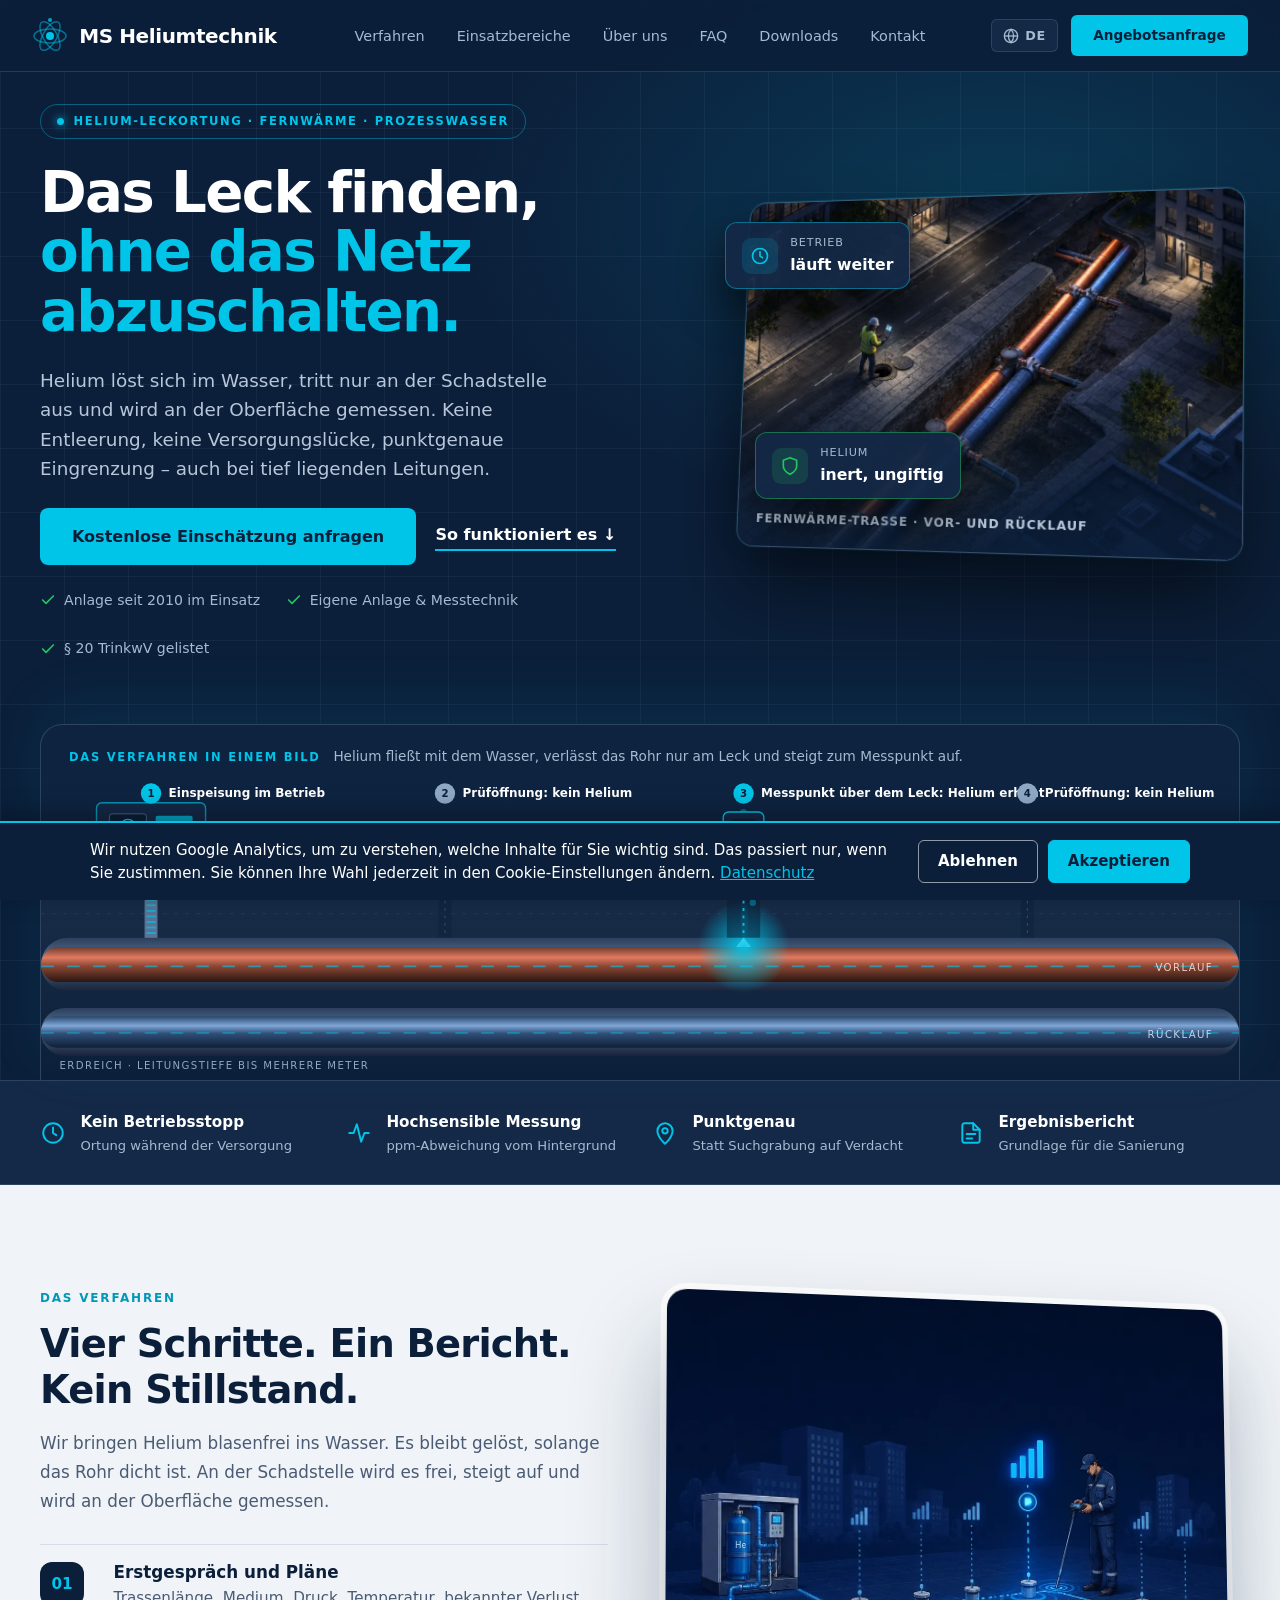
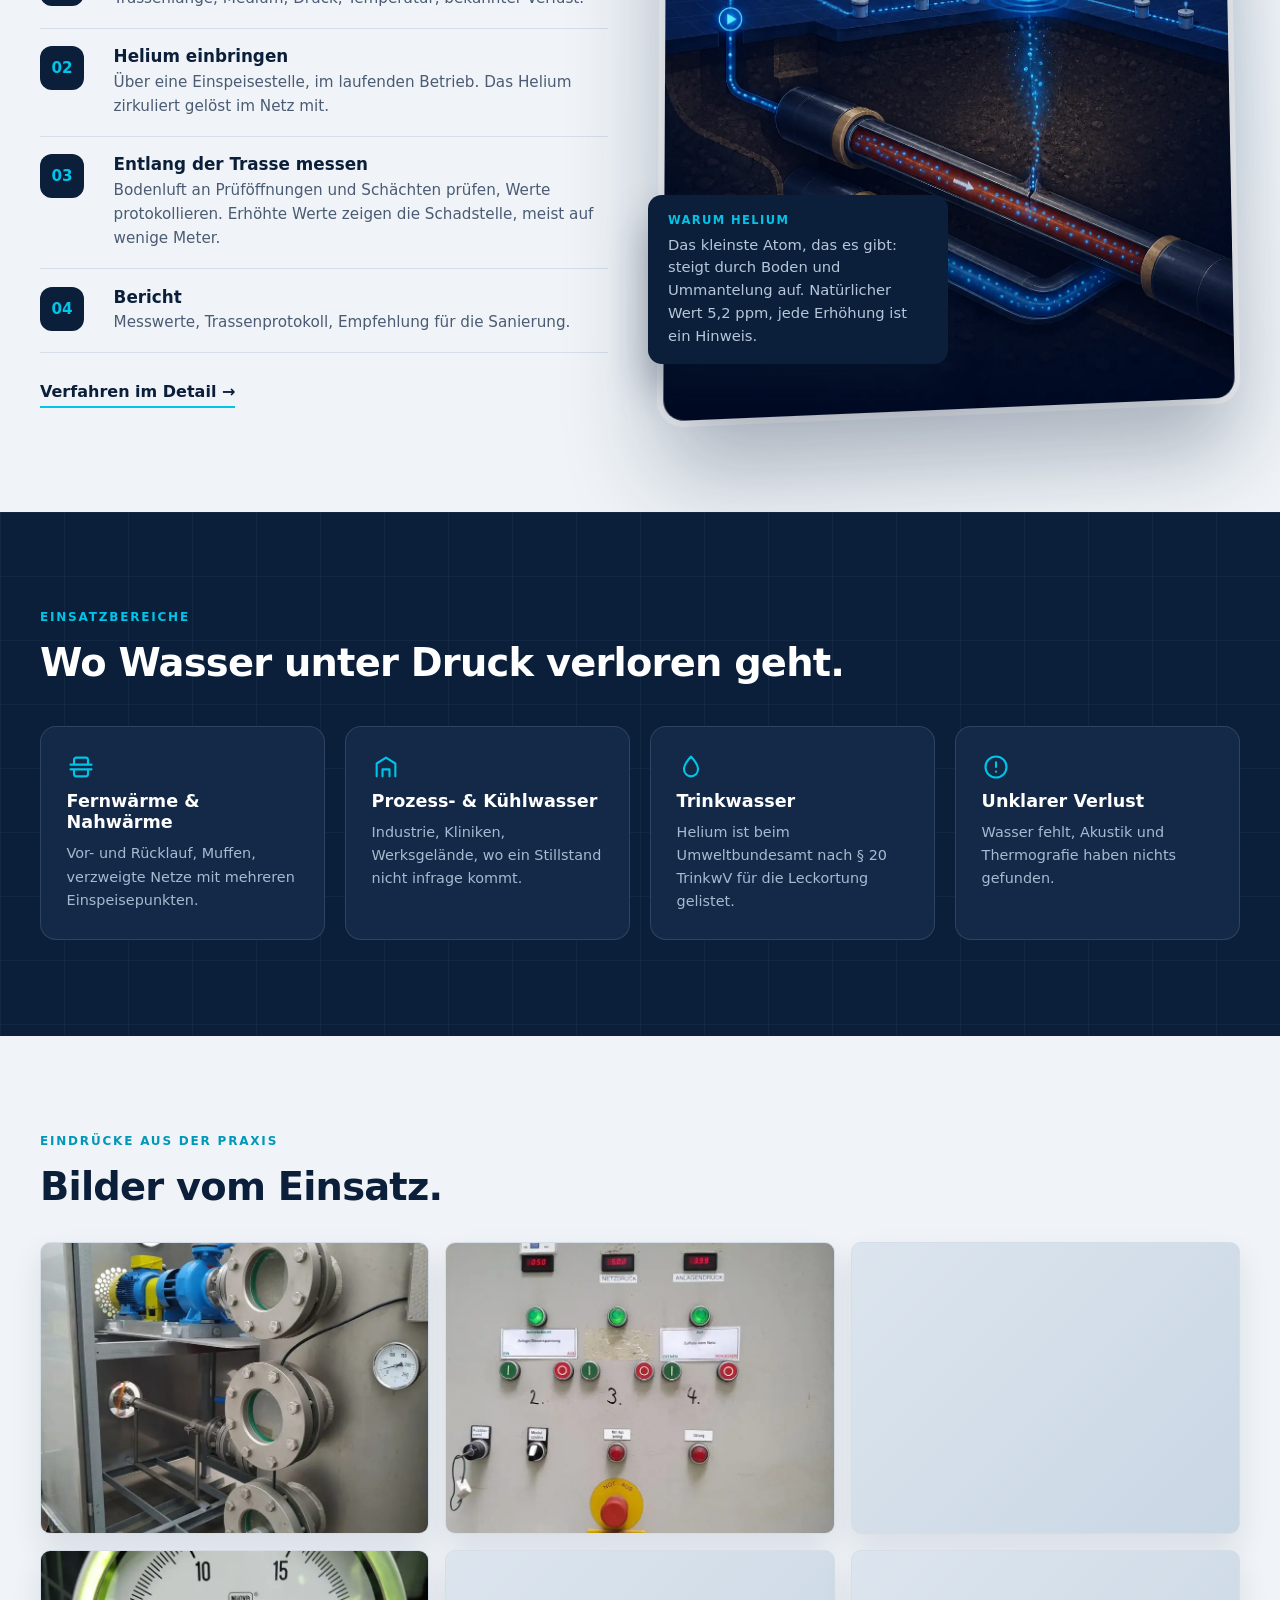
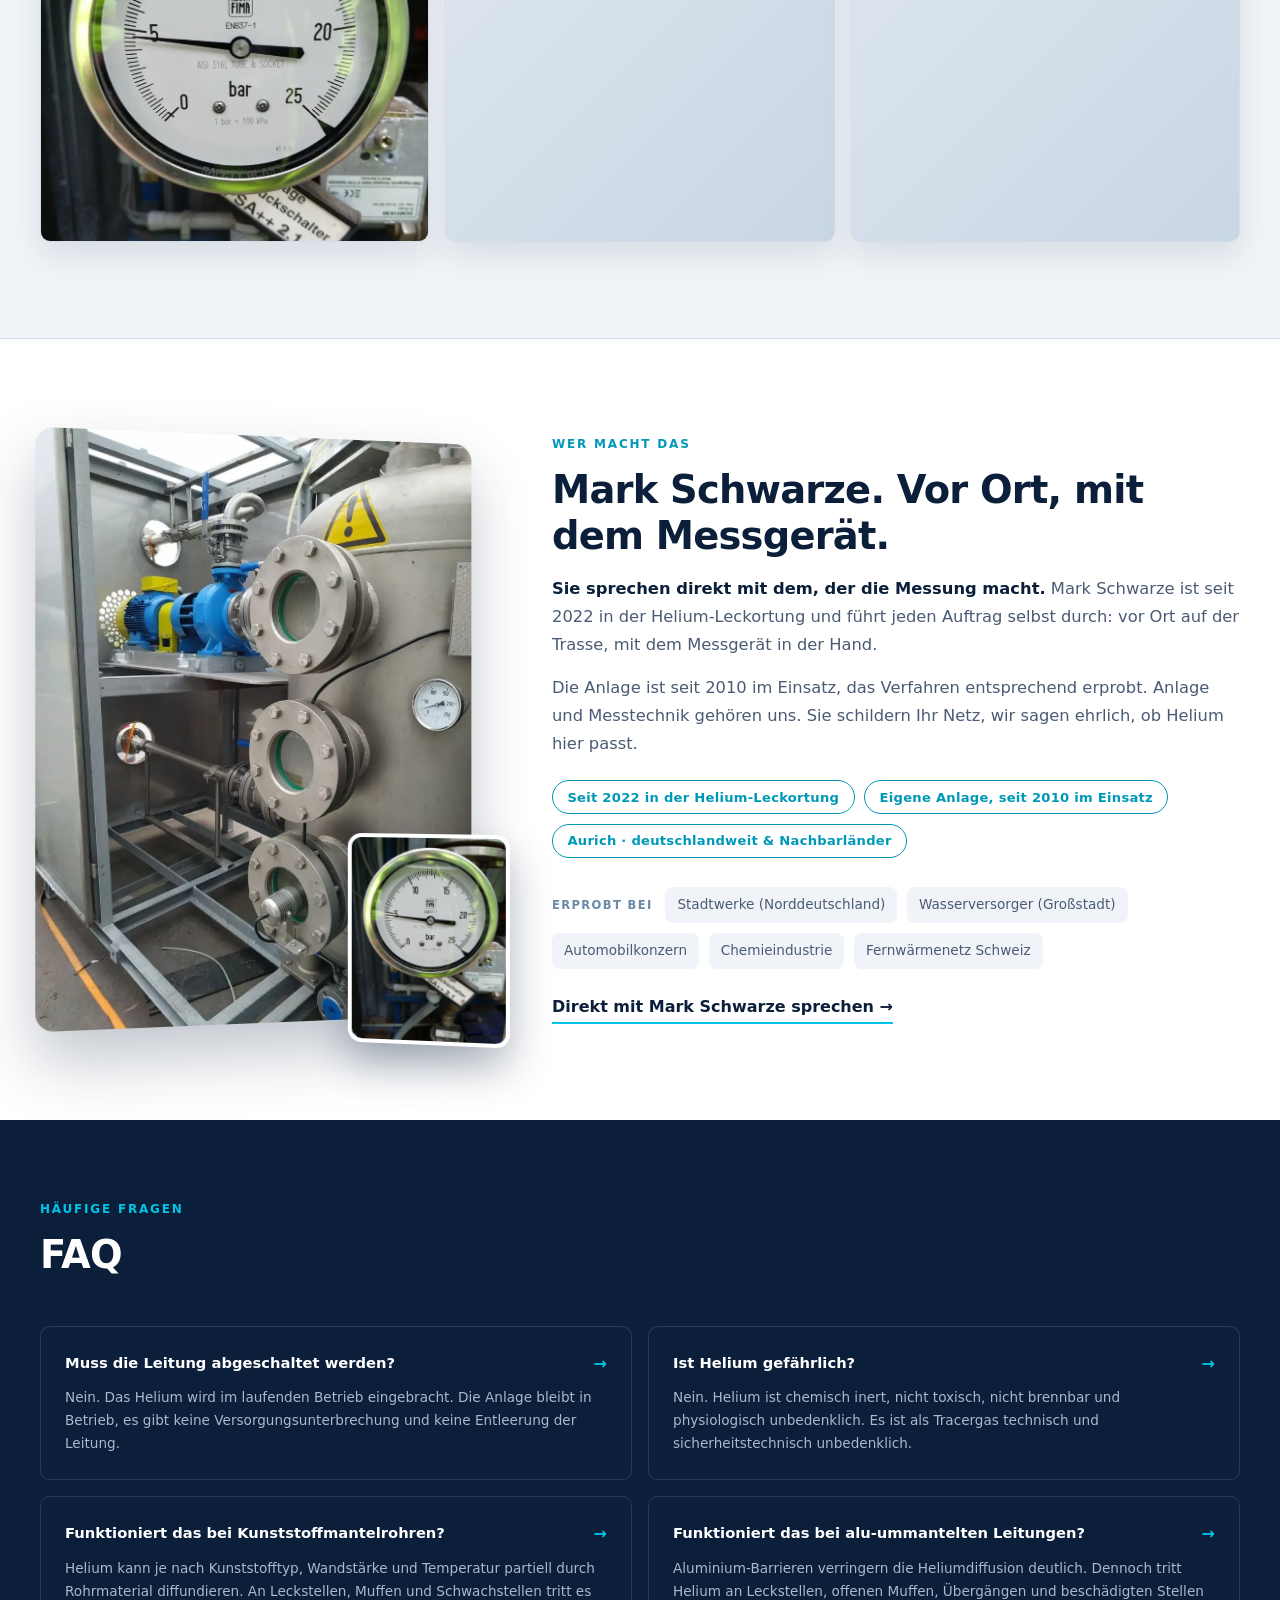
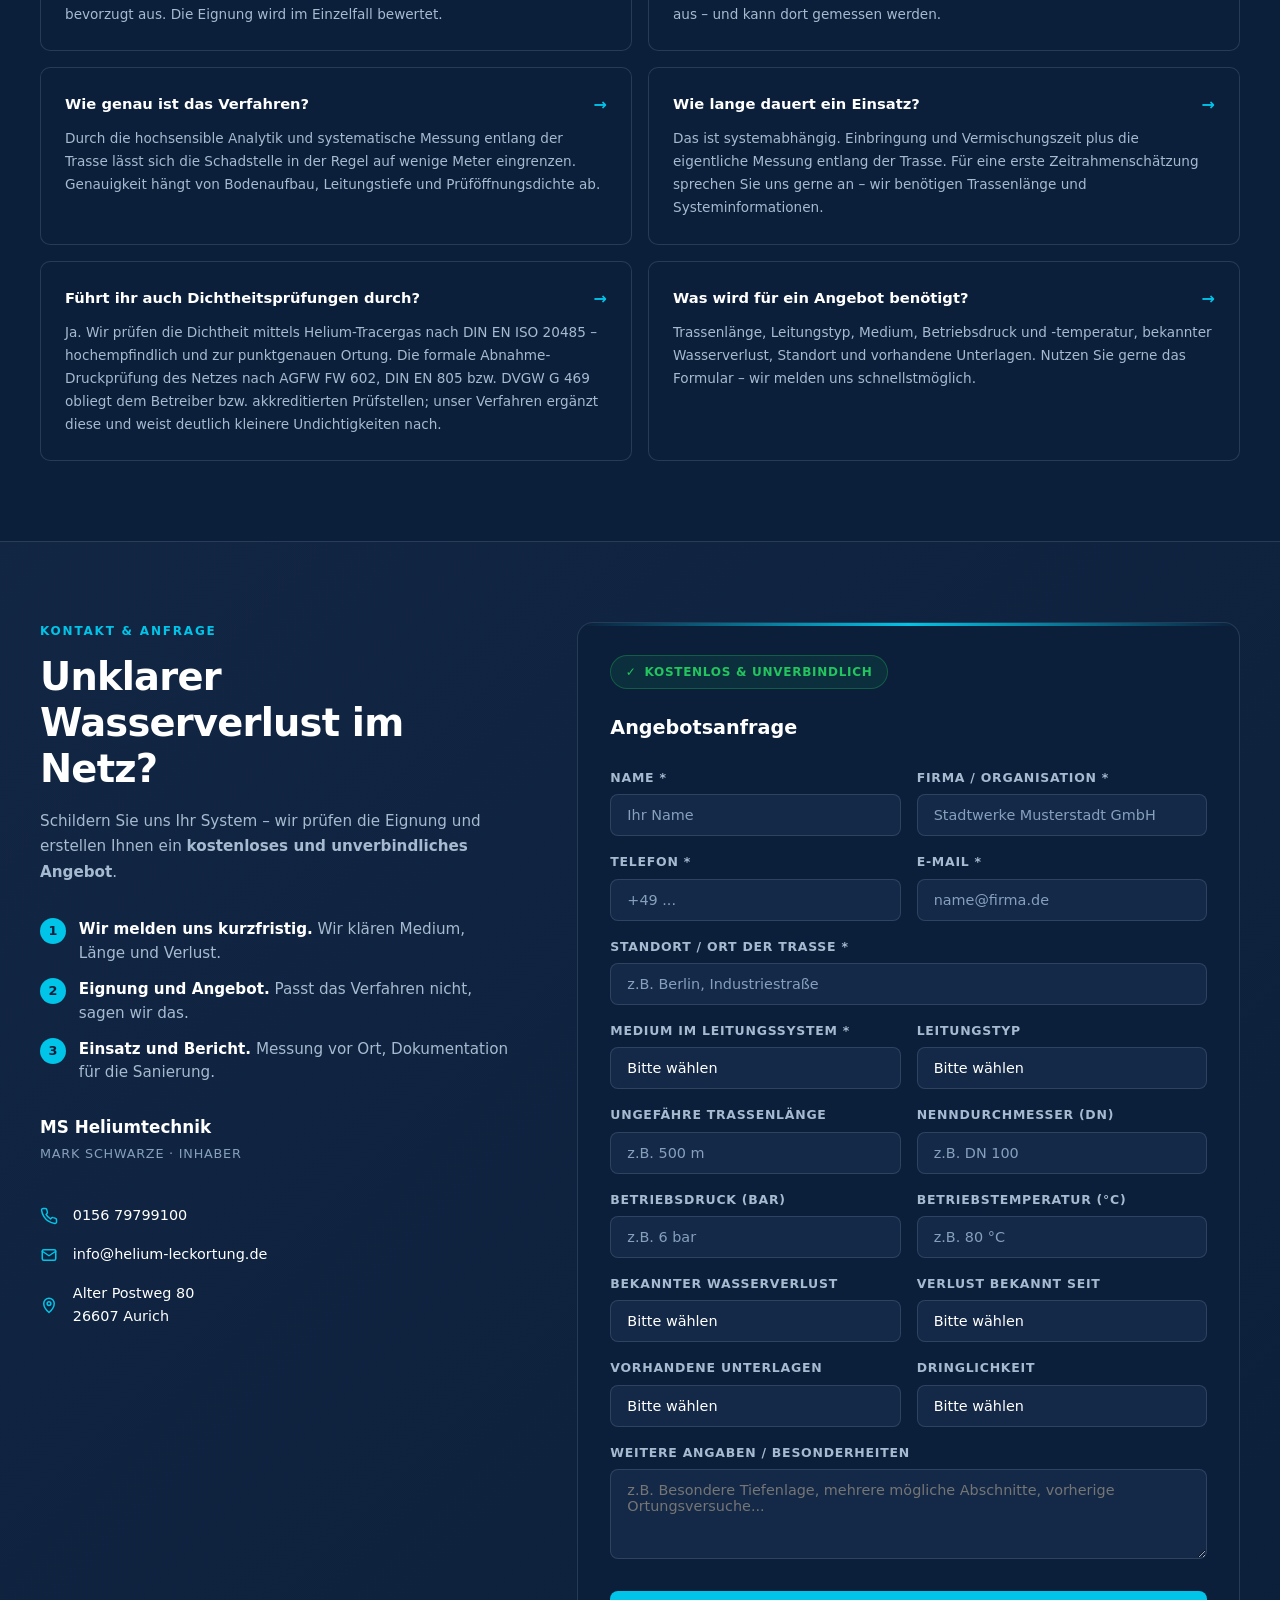
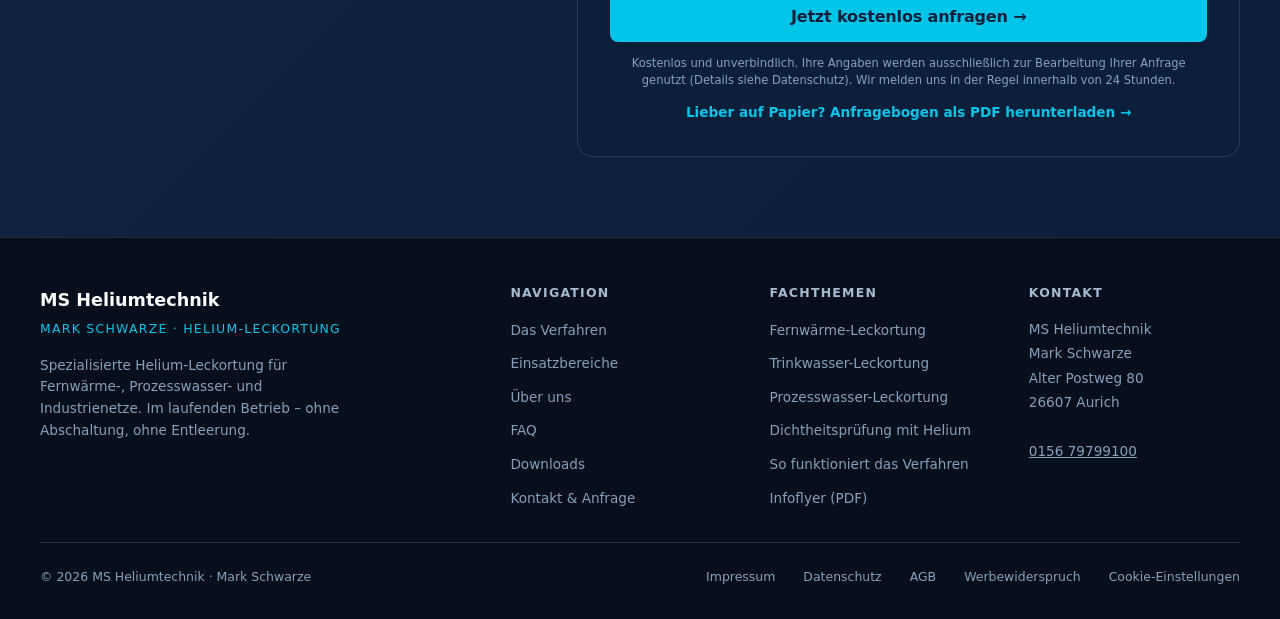
<file: index.html>
<!DOCTYPE html>
<html lang="de">
<head>
<meta charset="UTF-8">
<meta name="viewport" content="width=device-width, initial-scale=1.0, viewport-fit=cover">
<title>Helium-Leckortung im laufenden Betrieb | MS Heliumtechnik</title>
<meta name="description" content="Spezialisierte Helium-Leckortung für Fernwärmeleitungen und Prozesswassersysteme. Ohne Abschaltung, ohne Entleerung, im laufenden Betrieb. Für Stadtwerke, Energieversorger und Industrie.">
<link rel="icon" type="image/png" sizes="64x64" href="favicon.png">
<link rel="apple-touch-icon" sizes="180x180" href="apple-touch-icon.png">
<link rel="preload" as="image" href="hero-fernwaerme-trasse.webp" type="image/webp" fetchpriority="high">

<!-- SEO / Crawling -->
<meta name="google-site-verification" content="KA0oiFEAviNOlSwlqBFVMn9n7Qxcxo8hCSeIVHdCucc">
<meta name="robots" content="index, follow, max-image-preview:large, max-snippet:-1, max-video-preview:-1">
<meta name="author" content="MS Heliumtechnik – Mark Schwarze">
<meta name="keywords" content="Helium-Leckortung, Leckortung Fernwärme, Leckortung im laufenden Betrieb, Tracergas Helium, Leckortung Prozesswasser, Dichtheitsprüfung Fernwärme, Wasserverlust orten, Leckortung Stadtwerke, Heliumortung, Leckortung ohne Abschaltung">
<meta name="theme-color" content="#0B1F3A">
<link rel="canonical" href="https://helium-leckortung.de/">

<!-- Sprachen / hreflang -->
<link rel="alternate" hreflang="de" href="https://helium-leckortung.de/">
<link rel="alternate" hreflang="en" href="https://helium-leckortung.de/?lang=en">
<link rel="alternate" hreflang="fr" href="https://helium-leckortung.de/?lang=fr">
<link rel="alternate" hreflang="nl" href="https://helium-leckortung.de/?lang=nl">
<link rel="alternate" hreflang="it" href="https://helium-leckortung.de/?lang=it">
<link rel="alternate" hreflang="x-default" href="https://helium-leckortung.de/">

<!-- Geo -->
<meta name="geo.region" content="DE-NI">
<meta name="geo.placename" content="Aurich">
<meta name="geo.position" content="53.4719;7.4826">
<meta name="ICBM" content="53.4719, 7.4826">

<!-- Open Graph -->
<meta property="og:type" content="website">
<meta property="og:site_name" content="MS Heliumtechnik">
<meta property="og:title" content="MS Heliumtechnik – Helium-Leckortung im laufenden Betrieb">
<meta property="og:description" content="Spezialisierte Helium-Leckortung für Fernwärme-, Prozesswasser- und Industrienetze. Ohne Abschaltung, ohne Entleerung. Für Stadtwerke, Energieversorger und Industrie.">
<meta property="og:url" content="https://helium-leckortung.de/">
<meta property="og:image" content="https://helium-leckortung.de/og-helium-leckortung.jpg">
<meta property="og:image:width" content="1200">
<meta property="og:image:height" content="630">
<meta property="og:image:type" content="image/jpeg">
<meta property="og:image:alt" content="Fernwärme-Trasse mit Vor- und Rücklauf – Helium-Leckortung im laufenden Betrieb">
<meta property="og:locale" content="de_DE">
<meta property="og:locale:alternate" content="en_US">
<meta property="og:locale:alternate" content="fr_FR">
<meta property="og:locale:alternate" content="nl_NL">
<meta property="og:locale:alternate" content="it_IT">

<!-- Twitter Card -->
<meta name="twitter:card" content="summary_large_image">
<meta name="twitter:title" content="MS Heliumtechnik – Helium-Leckortung im laufenden Betrieb">
<meta name="twitter:description" content="Spezialisierte Helium-Leckortung für Fernwärme-, Prozesswasser- und Industrienetze. Ohne Abschaltung, ohne Entleerung.">
<meta name="twitter:image" content="https://helium-leckortung.de/og-helium-leckortung.jpg">

<!-- KI-Agenten -->
<link rel="alternate" type="text/markdown" href="https://helium-leckortung.de/llms.txt" title="llms.txt">

<!-- Strukturierte Daten (JSON-LD) -->
<script type="application/ld+json">
{
  "@context": "https://schema.org",
  "@graph": [
    {
      "@type": ["ProfessionalService", "LocalBusiness"],
      "@id": "https://helium-leckortung.de/#business",
      "name": "MS Heliumtechnik",
      "alternateName": "Helium-Leckortung MS Heliumtechnik",
      "description": "Spezialisierte Helium-Leckortung für Fernwärme-, Prozesswasser- und Industrienetze im laufenden Betrieb – ohne Abschaltung, ohne Entleerung.",
      "url": "https://helium-leckortung.de/",
      "logo": "https://helium-leckortung.de/logo-ms-heliumtechnik.png",
      "image": "https://helium-leckortung.de/og-helium-leckortung.jpg",
      "telephone": "+4915679799100",
      "email": "info@helium-leckortung.de",
      "vatID": "DE321920389",
      "founder": { "@type": "Person", "name": "Mark Schwarze" },
      "address": {
        "@type": "PostalAddress",
        "streetAddress": "Alter Postweg 80",
        "postalCode": "26607",
        "addressLocality": "Aurich",
        "addressRegion": "Niedersachsen",
        "addressCountry": "DE"
      },
      "openingHoursSpecification": [
        { "@type": "OpeningHoursSpecification", "dayOfWeek": ["Monday","Tuesday","Wednesday","Thursday"], "opens": "08:00", "closes": "17:00" },
        { "@type": "OpeningHoursSpecification", "dayOfWeek": "Friday", "opens": "08:00", "closes": "13:00" }
      ],
      "areaServed": [
        { "@type": "Country", "name": "Deutschland" },
        { "@type": "Country", "name": "Österreich" },
        { "@type": "Country", "name": "Schweiz" },
        { "@type": "Country", "name": "Italien" },
        { "@type": "Country", "name": "Niederlande" },
        { "@type": "Country", "name": "Belgien" },
        { "@type": "Country", "name": "Frankreich" },
        { "@type": "Country", "name": "Dänemark" },
        { "@type": "Country", "name": "Schweden" },
        { "@type": "Country", "name": "Norwegen" },
        { "@type": "Country", "name": "Polen" }
      ],
      "knowsLanguage": ["de", "en", "fr", "nl", "it"],
      "priceRange": "€€€"
    },
    {
      "@type": "WebSite",
      "@id": "https://helium-leckortung.de/#website",
      "url": "https://helium-leckortung.de/",
      "name": "MS Heliumtechnik – Helium-Leckortung",
      "publisher": { "@id": "https://helium-leckortung.de/#business" },
      "inLanguage": ["de", "en", "fr", "nl", "it"]
    },
    {
      "@type": "Service",
      "@id": "https://helium-leckortung.de/#service",
      "serviceType": "Helium-Leckortung",
      "name": "Helium-Leckortung im laufenden Betrieb",
      "provider": { "@id": "https://helium-leckortung.de/#business" },
      "description": "Ortung von Leckagen in Fernwärme-, Prozesswasser- und Industrienetzen mit Helium als Tracergas. Im laufenden Betrieb, ohne Abschaltung und ohne Entleerung. Inklusive Dichtheitsprüfung nach DIN EN ISO 20485.",
      "areaServed": [
        { "@type": "Country", "name": "Deutschland" },
        { "@type": "Country", "name": "Österreich" },
        { "@type": "Country", "name": "Schweiz" },
        { "@type": "Country", "name": "Frankreich" },
        { "@type": "Country", "name": "Niederlande" },
        { "@type": "Country", "name": "Belgien" },
        { "@type": "Country", "name": "Italien" }
      ],
      "hasOfferCatalog": {
        "@type": "OfferCatalog",
        "name": "Leistungen",
        "itemListElement": [
          { "@type": "Offer", "itemOffered": { "@type": "Service", "name": "Fernwärme-Leckortung" } },
          { "@type": "Offer", "itemOffered": { "@type": "Service", "name": "Prozesswasser-Leckortung" } },
          { "@type": "Offer", "itemOffered": { "@type": "Service", "name": "Industrie- und Werksnetze" } },
          { "@type": "Offer", "itemOffered": { "@type": "Service", "name": "Prüfung bei unklarem Wasserverlust" } },
          { "@type": "Offer", "itemOffered": { "@type": "Service", "name": "Dichtheitsprüfung mittels Helium-Tracergas" } }
        ]
      }
    },
    {
      "@type": "FAQPage",
      "@id": "https://helium-leckortung.de/#faq",
      "mainEntity": [
        { "@type": "Question", "name": "Muss die Leitung abgeschaltet werden?", "acceptedAnswer": { "@type": "Answer", "text": "Nein. Das Helium wird im laufenden Betrieb eingebracht. Die Anlage bleibt in Betrieb, es gibt keine Versorgungsunterbrechung und keine Entleerung der Leitung." } },
        { "@type": "Question", "name": "Ist Helium gefährlich?", "acceptedAnswer": { "@type": "Answer", "text": "Nein. Helium ist chemisch inert, nicht toxisch, nicht brennbar und physiologisch unbedenklich. Es ist als Tracergas technisch und sicherheitstechnisch unbedenklich." } },
        { "@type": "Question", "name": "Funktioniert das bei Kunststoffmantelrohren?", "acceptedAnswer": { "@type": "Answer", "text": "Helium kann je nach Kunststofftyp, Wandstärke und Temperatur partiell durch Rohrmaterial diffundieren. An Leckstellen, Muffen und Schwachstellen tritt es bevorzugt aus. Die Eignung wird im Einzelfall bewertet." } },
        { "@type": "Question", "name": "Funktioniert das bei alu-ummantelten Leitungen?", "acceptedAnswer": { "@type": "Answer", "text": "Aluminium-Barrieren verringern die Heliumdiffusion deutlich. Dennoch tritt Helium an Leckstellen, offenen Muffen, Übergängen und beschädigten Stellen aus – und kann dort gemessen werden." } },
        { "@type": "Question", "name": "Wie genau ist das Verfahren?", "acceptedAnswer": { "@type": "Answer", "text": "Durch die hochsensible Analytik und systematische Messung entlang der Trasse lässt sich die Schadstelle in der Regel auf wenige Meter eingrenzen. Genauigkeit hängt von Bodenaufbau, Leitungstiefe und Prüföffnungsdichte ab." } },
        { "@type": "Question", "name": "Wie lange dauert ein Einsatz?", "acceptedAnswer": { "@type": "Answer", "text": "Das ist systemabhängig: Einbringung und Vermischungszeit plus die eigentliche Messung entlang der Trasse. Für eine erste Zeitrahmenschätzung genügen Trassenlänge und Systeminformationen." } },
        { "@type": "Question", "name": "Führt ihr auch Dichtheitsprüfungen durch?", "acceptedAnswer": { "@type": "Answer", "text": "Ja. Wir prüfen die Dichtheit mittels Helium-Tracergas nach DIN EN ISO 20485 – hochempfindlich und zur punktgenauen Ortung. Die formale Abnahme-Druckprüfung nach AGFW FW 602, DIN EN 805 bzw. DVGW G 469 obliegt dem Betreiber bzw. akkreditierten Prüfstellen; unser Verfahren ergänzt diese." } },
        { "@type": "Question", "name": "Was wird für ein Angebot benötigt?", "acceptedAnswer": { "@type": "Answer", "text": "Trassenlänge, Leitungstyp, Medium, Betriebsdruck und -temperatur, bekannter Wasserverlust, Standort und vorhandene Unterlagen. Nutzen Sie gerne das Formular – wir melden uns schnellstmöglich." } }
      ]
    }
  ]
}
</script>

<style>
  :root {
    --navy: #0B1F3A;
    --navy-mid: #142947;
    --navy-light: #1C3A5E;
    --helium: #00C4E8;
    --helium-dark: #0098B8;
    --helium-glow: rgba(0,196,232,0.15);
    --steel: #8FA8C4;
    --white: #FFFFFF;
    --off-white: #F0F4F8;
    --text-muted: #6B8AAA;
    --border: rgba(143,168,196,0.2);
    --success: #22C55E;
  }
  *, *::before, *::after { box-sizing: border-box; margin: 0; padding: 0; }
  html { scroll-behavior: smooth; }
  body {
    font-family: system-ui, -apple-system, 'Segoe UI', Roboto, 'Helvetica Neue', Arial, sans-serif;
    background: var(--navy);
    color: var(--white);
    line-height: 1.6;
    overflow-x: hidden;
  }
  h1,h2,h3,h4 { font-family: 'Segoe UI', system-ui, -apple-system, Roboto, sans-serif; line-height: 1.2; }

  /* NAV */
  .logo-svg-wrap { display: flex; align-items: center; gap: 0.75rem; }
  .logo-atom { flex-shrink: 0; }
  nav {
    position: fixed; top: 0; left: 0; right: 0; z-index: 100;
    background: rgba(11,31,58,0.95);
    backdrop-filter: blur(12px);
    border-bottom: 1px solid var(--border);
    padding: 0 2rem;
    padding-top: env(safe-area-inset-top);
    display: flex; align-items: center; justify-content: space-between;
    height: calc(72px + env(safe-area-inset-top));
  }
  .nav-logo {
    display: flex; flex-direction: column; line-height: 1.1;
  }
  .nav-logo .brand { font-family: 'Segoe UI', system-ui, -apple-system, Roboto, sans-serif; font-weight: 700; font-size: 1.25rem; color: var(--white); letter-spacing: -0.02em; }
  .nav-logo .sub { font-size: 0.7rem; color: var(--helium); letter-spacing: 0.12em; text-transform: uppercase; font-weight: 500; }
  /* Desktop: nav-links außerhalb <nav>, aber visuell zentriert in der Navbar */
  .nav-links {
    position: fixed;
    top: 0; left: 50%;
    transform: translateX(-50%);
    height: 72px;
    display: flex;
    align-items: center;
    gap: 2rem;
    list-style: none;
    margin: 0; padding: 0;
    z-index: 101;
  }
  .nav-links a { color: var(--steel); text-decoration: none; font-size: 0.9rem; font-weight: 500; transition: color 0.2s; }
  .nav-links a:hover { color: var(--white); }
  .nav-cta {
    background: var(--helium); color: var(--navy); padding: 0.6rem 1.4rem;
    border-radius: 6px; font-weight: 700; font-size: 0.85rem; text-decoration: none;
    transition: background 0.2s; white-space: nowrap;
  }
  .nav-cta:hover { background: var(--helium-dark); color: var(--white); }

  /* HERO */
  .hero {
    min-height: 100dvh;
    padding: calc(120px + env(safe-area-inset-top)) 2rem 80px;
    display: flex; align-items: center;
    position: relative;
    overflow: hidden;
  }
  .hero-bg {
    position: absolute; inset: 0;
    background: radial-gradient(ellipse 80% 60% at 60% 40%, rgba(0,196,232,0.08) 0%, transparent 70%),
                linear-gradient(135deg, var(--navy) 0%, #0D2540 100%);
  }
  .hero-grid {
    position: absolute; inset: 0;
    background-image: linear-gradient(var(--border) 1px, transparent 1px), linear-gradient(90deg, var(--border) 1px, transparent 1px);
    background-size: 60px 60px;
    opacity: 0.4;
  }
  .hero-content { position: relative; max-width: 1200px; margin: 0 auto; width: 100%; display: grid; grid-template-columns: 1fr 1fr; gap: 4rem; align-items: center; }
  .hero-badge {
    display: inline-flex; align-items: center; gap: 0.5rem;
    background: var(--helium-glow); border: 1px solid rgba(0,196,232,0.3);
    padding: 0.4rem 1rem; border-radius: 100px;
    font-size: 0.78rem; font-weight: 600; color: var(--helium);
    letter-spacing: 0.08em; text-transform: uppercase; margin-bottom: 1.5rem;
  }
  .hero-badge::before { content: ''; width: 6px; height: 6px; background: var(--helium); border-radius: 50%; animation: pulse 2s infinite; }
  @keyframes pulse { 0%,100%{opacity:1;transform:scale(1)} 50%{opacity:0.5;transform:scale(1.3)} }
  .hero h1 { font-size: clamp(2.2rem, 4vw, 3.4rem); font-weight: 700; letter-spacing: -0.03em; margin-bottom: 1.5rem; }
  .hero h1 em { font-style: normal; color: var(--helium); }
  .hero-sub { font-size: 1.15rem; color: var(--steel); line-height: 1.7; margin-bottom: 2rem; }
  .hero-btns { display: flex; gap: 1rem; flex-wrap: wrap; }
  .btn-primary {
    background: var(--helium); color: var(--navy); padding: 1rem 2rem;
    border-radius: 8px; font-weight: 700; font-size: 1rem; text-decoration: none;
    transition: all 0.2s; border: none; cursor: pointer; display: inline-block;
  }
  .btn-primary:hover { background: var(--helium-dark); color: var(--white); transform: translateY(-1px); }
  .btn-secondary {
    background: transparent; color: var(--white); padding: 1rem 2rem;
    border-radius: 8px; font-weight: 600; font-size: 1rem; text-decoration: none;
    border: 1px solid var(--border); transition: all 0.2s; display: inline-block;
  }
  .btn-secondary:hover { border-color: var(--helium); color: var(--helium); }
  .hero-visual {
    background: var(--navy-mid);
    border: 1px solid var(--border);
    border-radius: 16px;
    padding: 2rem;
    position: relative;
    overflow: hidden;
  }
  .hero-visual::before {
    content: '';
    position: absolute; top: 0; left: 0; right: 0; height: 3px;
    background: linear-gradient(90deg, transparent, var(--helium), transparent);
  }
  .hero-img-placeholder {
    width: 100%; aspect-ratio: 4/3;
    background: linear-gradient(135deg, var(--navy-light), var(--navy-mid));
    border-radius: 10px;
    display: flex; flex-direction: column; align-items: center; justify-content: center;
    gap: 1rem; color: var(--steel); border: 1px dashed var(--border);
  }
  .hero-img-placeholder svg { opacity: 0.4; }
  .hero-img-placeholder p { font-size: 0.85rem; opacity: 0.6; text-align: center; }
  .hero-stats { display: grid; grid-template-columns: 1fr 1fr; gap: 1rem; margin-top: 1.5rem; }
  .hero-stat { padding: 1rem; background: rgba(0,196,232,0.06); border-radius: 8px; border: 1px solid rgba(0,196,232,0.15); }
  .hero-stat .val { font-family: 'Segoe UI', system-ui, -apple-system, Roboto, sans-serif; font-size: 1.6rem; font-weight: 700; color: var(--helium); }
  .hero-stat .lbl { font-size: 0.78rem; color: var(--text-muted); margin-top: 0.2rem; }

  /* TRUST BAR */
  .trust-bar {
    background: var(--navy-mid);
    border-top: 1px solid var(--border);
    border-bottom: 1px solid var(--border);
    padding: 1.5rem 2rem;
  }
  .trust-bar-inner { max-width: 1200px; margin: 0 auto; display: flex; align-items: center; justify-content: center; gap: 3rem; flex-wrap: wrap; }
  .trust-item { display: flex; align-items: center; gap: 0.6rem; font-size: 0.88rem; font-weight: 500; color: var(--steel); }
  .trust-item svg { color: var(--helium); flex-shrink: 0; }

  /* SECTION */
  section { padding: 5rem 2rem; }
  .container { max-width: 1200px; margin: 0 auto; }
  .section-label { font-size: 0.75rem; font-weight: 700; letter-spacing: 0.15em; text-transform: uppercase; color: var(--helium); margin-bottom: 0.8rem; }
  .section-title { font-size: clamp(1.8rem, 3vw, 2.6rem); font-weight: 700; letter-spacing: -0.02em; margin-bottom: 1rem; }
  .section-sub { font-size: 1.05rem; color: var(--steel); max-width: 560px; line-height: 1.7; }

  /* VORTEILE */
  .vorteile-section { background: var(--navy); }
  .vorteile-grid { display: grid; grid-template-columns: repeat(3, 1fr); gap: 1.5rem; margin-top: 3rem; }
  .vorteil-card {
    background: var(--navy-mid); border: 1px solid var(--border); border-radius: 12px;
    padding: 1.8rem; transition: border-color 0.2s, transform 0.2s;
  }
  .vorteil-card:hover { border-color: var(--helium); transform: translateY(-3px); }
  .vorteil-icon { width: 44px; height: 44px; background: var(--helium-glow); border-radius: 10px; display: flex; align-items: center; justify-content: center; margin-bottom: 1.2rem; color: var(--helium); }
  .vorteil-card h3 { font-size: 1rem; font-weight: 600; margin-bottom: 0.6rem; }
  .vorteil-card p { font-size: 0.88rem; color: var(--steel); line-height: 1.6; }

  /* VERFAHREN */
  .verfahren-section { background: var(--navy-mid); }
  .verfahren-grid { display: grid; grid-template-columns: 1fr 1fr; gap: 4rem; align-items: start; margin-top: 3rem; }
  .verfahren-steps { display: flex; flex-direction: column; gap: 0; }
  .step {
    display: flex; gap: 1.5rem; padding: 1.5rem 0;
    border-bottom: 1px solid var(--border); position: relative;
  }
  .step:last-child { border-bottom: none; }
  .step-num {
    font-family: 'Segoe UI', system-ui, -apple-system, Roboto, sans-serif; font-size: 0.75rem; font-weight: 700;
    color: var(--helium); background: var(--helium-glow); border: 1px solid rgba(0,196,232,0.25);
    width: 32px; height: 32px; border-radius: 8px; display: flex; align-items: center; justify-content: center;
    flex-shrink: 0; margin-top: 0.1rem;
  }
  .step h3 { font-size: 0.95rem; font-weight: 600; margin-bottom: 0.4rem; }
  .step p { font-size: 0.85rem; color: var(--steel); line-height: 1.6; }
  .verfahren-visual {
    background: var(--navy); border: 1px solid var(--border); border-radius: 16px;
    overflow: hidden; position: sticky; top: 100px;
  }
  .diagram-placeholder {
    aspect-ratio: 3/4;
    display: flex; flex-direction: column; align-items: center; justify-content: center;
    gap: 1rem; color: var(--steel); padding: 2rem; text-align: center;
  }
  .diagram-placeholder p { font-size: 0.85rem; opacity: 0.6; }

  /* WARUM HELIUM */
  .warum-section { background: var(--navy); }
  .warum-split { display: grid; grid-template-columns: 1fr 1fr; gap: 4rem; align-items: center; margin-top: 3rem; }
  .warum-text p { color: var(--steel); line-height: 1.8; margin-bottom: 1rem; font-size: 0.95rem; }
  .compare-table { width: 100%; border-collapse: collapse; }
  .compare-table thead th { padding: 0.8rem 1rem; font-size: 0.78rem; font-weight: 700; letter-spacing: 0.08em; text-transform: uppercase; color: var(--text-muted); text-align: left; border-bottom: 1px solid var(--border); }
  .compare-table tbody td { padding: 0.9rem 1rem; font-size: 0.88rem; border-bottom: 1px solid var(--border); }
  .compare-table tbody tr:hover { background: rgba(255,255,255,0.02); }
  .compare-table td:first-child { color: var(--steel); }
  .badge-yes { display: inline-flex; align-items: center; gap: 0.3rem; color: var(--success); font-weight: 600; font-size: 0.82rem; }
  .badge-no { display: inline-flex; align-items: center; gap: 0.3rem; color: #EF4444; font-size: 0.82rem; }
  .badge-mid { display: inline-flex; align-items: center; gap: 0.3rem; color: #F59E0B; font-size: 0.82rem; }

  /* LEISTUNGEN */
  .leistungen-section { background: var(--navy-mid); }
  .leistungen-grid { display: grid; grid-template-columns: repeat(2, 1fr); gap: 1.5rem; margin-top: 3rem; }
  .leistung-card {
    background: var(--navy); border: 1px solid var(--border); border-radius: 12px;
    padding: 2rem; transition: border-color 0.2s;
  }
  .leistung-card:hover { border-color: rgba(0,196,232,0.4); }
  .leistung-card h3 { font-size: 1.1rem; font-weight: 600; margin-bottom: 0.8rem; display: flex; align-items: center; gap: 0.6rem; }
  .leistung-card h3 span { color: var(--helium); }
  .leistung-card p { font-size: 0.88rem; color: var(--steel); line-height: 1.7; margin-bottom: 1.2rem; }
  .leistung-list { list-style: none; display: flex; flex-direction: column; gap: 0.4rem; }
  .leistung-list li { font-size: 0.83rem; color: var(--steel); padding-left: 1.2rem; position: relative; }
  .leistung-list li::before { content: '→'; position: absolute; left: 0; color: var(--helium); font-size: 0.7rem; top: 0.05rem; }

  /* ZIELGRUPPEN */
  .zielgruppen-section { background: var(--navy); }
  .zielgruppen-grid { display: grid; grid-template-columns: repeat(4, 1fr); gap: 1rem; margin-top: 3rem; }
  .zg-card {
    background: var(--navy-mid); border: 1px solid var(--border); border-radius: 10px;
    padding: 1.5rem; text-align: center; transition: all 0.2s;
  }
  .zg-card:hover { border-color: var(--helium); background: rgba(0,196,232,0.05); }
  .zg-card .icon { font-size: 1.8rem; margin-bottom: 0.8rem; }
  .zg-card h3 { font-size: 0.9rem; font-weight: 600; margin-bottom: 0.4rem; }
  .zg-card p { font-size: 0.78rem; color: var(--text-muted); line-height: 1.5; }

  /* FAQ */
  .faq-section { background: var(--navy-mid); }
  .faq-grid { display: grid; grid-template-columns: 1fr 1fr; gap: 1rem; margin-top: 3rem; }
  .faq-item {
    background: var(--navy); border: 1px solid var(--border); border-radius: 10px;
    padding: 1.5rem; cursor: pointer; transition: border-color 0.2s;
  }
  .faq-item:hover { border-color: rgba(0,196,232,0.3); }
  .faq-q { font-size: 0.92rem; font-weight: 600; margin-bottom: 0.6rem; display: flex; justify-content: space-between; align-items: start; gap: 1rem; }
  .faq-q .arrow { color: var(--helium); flex-shrink: 0; font-size: 1rem; }
  .faq-a { font-size: 0.85rem; color: var(--steel); line-height: 1.7; }

  /* FOTOS */
  .fotos-section { background: var(--navy); }
  .fotos-grid { display: grid; grid-template-columns: repeat(3, 1fr); gap: 1rem; margin-top: 2rem; }
  .foto-placeholder {
    aspect-ratio: 4/3; background: var(--navy-mid); border: 2px dashed var(--border);
    border-radius: 10px; display: flex; flex-direction: column; align-items: center; justify-content: center;
    gap: 0.8rem; color: var(--text-muted); padding: 1.5rem; text-align: center;
    transition: border-color 0.2s;
  }
  .foto-placeholder:hover { border-color: var(--helium); }
  .foto-placeholder .icon { font-size: 2rem; opacity: 0.4; }
  .foto-placeholder p { font-size: 0.78rem; line-height: 1.5; opacity: 0.6; }

  /* KONTAKT / FORMULAR */
  .anfrage-section {
    background: linear-gradient(135deg, var(--navy-mid) 0%, var(--navy) 100%);
    border-top: 1px solid var(--border);
  }
  .anfrage-inner { display: grid; grid-template-columns: 1fr 1.4fr; gap: 4rem; align-items: start; }
  .anfrage-left h2 { margin-bottom: 1rem; }
  .anfrage-left p { color: var(--steel); font-size: 0.95rem; line-height: 1.7; margin-bottom: 2rem; }
  .contact-info { display: flex; flex-direction: column; gap: 1rem; }
  .contact-row { display: flex; align-items: center; gap: 0.8rem; font-size: 0.9rem; }
  .contact-row .icon { color: var(--helium); width: 20px; flex-shrink: 0; }
  .contact-row a { color: var(--white); text-decoration: none; }
  .contact-row a:hover { color: var(--helium); }
  .contact-name { font-family: 'Segoe UI', system-ui, -apple-system, Roboto, sans-serif; font-weight: 700; font-size: 1.05rem; margin-bottom: 0.2rem; }
  .contact-role { font-size: 0.8rem; color: var(--text-muted); letter-spacing: 0.06em; text-transform: uppercase; margin-bottom: 1.5rem; }

  /* FORM */
  .anfrage-form {
    background: var(--navy); border: 1px solid var(--border); border-radius: 16px;
    padding: 2rem; position: relative; overflow: hidden;
  }
  .anfrage-form::before {
    content: ''; position: absolute; top: 0; left: 0; right: 0; height: 3px;
    background: linear-gradient(90deg, transparent, var(--helium), transparent);
  }
  .form-badge {
    display: inline-flex; align-items: center; gap: 0.5rem;
    background: rgba(34,197,94,0.1); border: 1px solid rgba(34,197,94,0.3);
    color: var(--success); padding: 0.4rem 0.9rem; border-radius: 100px;
    font-size: 0.75rem; font-weight: 600; letter-spacing: 0.06em; text-transform: uppercase;
    margin-bottom: 1.5rem;
  }
  .form-badge::before { content: '✓'; }
  .form-title { font-size: 1.2rem; font-weight: 700; margin-bottom: 1.5rem; }
  .form-row { display: grid; grid-template-columns: 1fr 1fr; gap: 1rem; }
  .form-group { margin-bottom: 1rem; }
  .form-group label { display: block; font-size: 0.78rem; font-weight: 600; color: var(--steel); letter-spacing: 0.06em; text-transform: uppercase; margin-bottom: 0.4rem; }
  .form-group input, .form-group select, .form-group textarea {
    width: 100%; background: var(--navy-mid); border: 1px solid var(--border);
    border-radius: 8px; padding: 0.75rem 1rem; color: var(--white);
    font-family: system-ui, -apple-system, 'Segoe UI', Roboto, 'Helvetica Neue', Arial, sans-serif; font-size: 0.9rem; transition: border-color 0.2s;
    outline: none; appearance: none;
  }
  .form-group input:focus, .form-group select:focus, .form-group textarea:focus {
    border-color: var(--helium); box-shadow: 0 0 0 3px rgba(0,196,232,0.1);
  }
  .form-group input::placeholder { color: var(--text-muted); }
  .form-group select option { background: var(--navy-mid); }
  .form-group textarea { resize: vertical; min-height: 90px; }
  .form-full { grid-column: 1 / -1; }
  .form-hint { font-size: 0.75rem; color: var(--text-muted); margin-top: 0.3rem; }
  .form-submit {
    width: 100%; background: var(--helium); color: var(--navy); border: none;
    padding: 1rem; border-radius: 8px; font-family: 'Segoe UI', system-ui, -apple-system, Roboto, sans-serif;
    font-size: 1rem; font-weight: 700; cursor: pointer; transition: all 0.2s;
    margin-top: 0.5rem; letter-spacing: -0.01em;
  }
  .form-submit:hover { background: var(--helium-dark); color: var(--white); }
  .form-legal { font-size: 0.72rem; color: var(--text-muted); text-align: center; margin-top: 0.8rem; line-height: 1.5; }
  #form-success {
    display: none; text-align: center; padding: 2rem;
  }
  #form-success .check { font-size: 3rem; margin-bottom: 1rem; }
  #form-success h3 { font-size: 1.3rem; margin-bottom: 0.5rem; }
  #form-success p { color: var(--steel); font-size: 0.9rem; }

  /* FOOTER */
  footer {
    background: #070F1C; border-top: 1px solid var(--border);
    padding: 3rem 2rem 2rem;
  }
  .footer-inner { max-width: 1200px; margin: 0 auto; }
  .footer-top { display: grid; grid-template-columns: 2fr 1fr 1fr 1fr; gap: 3rem; margin-bottom: 2rem; }
  .footer-brand .name { font-family: 'Segoe UI', system-ui, -apple-system, Roboto, sans-serif; font-weight: 700; font-size: 1.1rem; margin-bottom: 0.3rem; }
  .footer-brand .tag { font-size: 0.78rem; color: var(--helium); letter-spacing: 0.1em; text-transform: uppercase; margin-bottom: 1rem; }
  .footer-brand p { font-size: 0.85rem; color: var(--text-muted); line-height: 1.6; max-width: 300px; }
  .footer-col h4 { font-size: 0.78rem; font-weight: 700; letter-spacing: 0.1em; text-transform: uppercase; color: var(--steel); margin-bottom: 1rem; }
  .footer-col ul { list-style: none; display: flex; flex-direction: column; gap: 0.5rem; }
  .footer-col ul li a { font-size: 0.85rem; color: var(--text-muted); text-decoration: none; transition: color 0.2s; }
  .footer-col ul li a:hover { color: var(--white); }
  .footer-col address { font-style: normal; font-size: 0.85rem; color: var(--text-muted); line-height: 1.8; }
  .footer-bottom { border-top: 1px solid var(--border); padding-top: 1.5rem; display: flex; justify-content: space-between; align-items: center; font-size: 0.78rem; color: var(--text-muted); }
  .footer-bottom a { color: var(--text-muted); text-decoration: none; }
  .footer-bottom a:hover { color: var(--white); }

  /* LOGO SVG */
  .logo-svg-wrap { display: flex; align-items: center; gap: 0.7rem; }
  .logo-atom { flex-shrink: 0; }

  /* ===== LECK-HINTERGRUND (scrollgesteuert) ===== */
  #leak-bg {
    position: fixed; inset: 0; width: 100%; height: 100%;
    z-index: 0; pointer-events: none;
  }
  /* Inhalt über den Hintergrund legen */
  .trust-bar, section, footer { position: relative; z-index: 1; }
  nav { z-index: 100; }
  /* Sektionen durchscheinend, damit das Rohr dahinter gut sichtbar wird */
  .hero-bg { opacity: 0.70; }
  .vorteile-section, .warum-section, .zielgruppen-section, .fotos-section { background: rgba(11,31,58,0.66); }
  .verfahren-section, .leistungen-section, .faq-section { background: rgba(20,41,71,0.68); }
  .anfrage-section { background: linear-gradient(135deg, rgba(20,41,71,0.74) 0%, rgba(11,31,58,0.74) 100%); }
  .trust-bar { background: rgba(20,41,71,0.78); }
  /* Sensor-Detektion: Radar-Pulse, Tropfen, Scan-Linie */
  .ring, .drop { transform-box: fill-box; transform-origin: center; }
  .ring { animation: ringPulse 2.6s ease-out infinite; }
  @keyframes ringPulse { 0%{ transform: scale(1); opacity: 0.6; } 100%{ transform: scale(8); opacity: 0; } }
  .drop { animation: dropUp 1.6s linear infinite; }
  @keyframes dropUp { 0%{ transform: translateY(0) scale(0.6); opacity: 0; } 20%{ opacity: 0.95; } 100%{ transform: translateY(-46px) scale(0.3); opacity: 0; } }
  #scanline { transform-box: fill-box; animation: scanMove 5s ease-in-out infinite alternate; }
  @keyframes scanMove { 0%{ transform: translateY(-90px); } 100%{ transform: translateY(90px); } }
  #spray { transition: opacity 0.25s linear; }
  #clamp { opacity: 0; transition: opacity 0.4s ease; }
  #statuslbl { transition: fill 0.3s linear; }
  @media (prefers-reduced-motion: reduce) {
    .ring, .drop, #scanline { animation: none; }
  }

  /* RESPONSIVE */
  @media (max-width: 1024px) {
    .hero-content { grid-template-columns: 1fr; }
    .hero-visual { display: block; padding: 0.55rem; margin-top: 1.5rem; }
    .hero-stats { display: none; }
    .vorteile-grid { grid-template-columns: 1fr 1fr; }
    .verfahren-grid, .warum-split, .anfrage-inner { grid-template-columns: 1fr; }
    .verfahren-visual { display: block; position: static; margin-top: 2rem; }
    .zielgruppen-grid { grid-template-columns: 1fr 1fr; }
    .faq-grid { grid-template-columns: 1fr; }
    .leistungen-grid { grid-template-columns: 1fr; }
    .fotos-grid { grid-template-columns: 1fr 1fr; }
    .footer-top { grid-template-columns: 1fr; gap: 2rem; }
    .nav-links { display: none !important; }
    .form-row { grid-template-columns: 1fr; }
  }
  @media (max-width: 600px) {
    .vorteile-grid, .zielgruppen-grid, .fotos-grid { grid-template-columns: 1fr; }
    section { padding: 3rem 1.2rem; }
    .trust-bar-inner { gap: 1.5rem; }
  }

  /* HAMBURGER MENU */
  .hamburger {
    display: none;
    flex-direction: column;
    gap: 5px;
    background: none;
    border: none;
    cursor: pointer;
    padding: 6px;
    z-index: 200;
  }
  .hamburger span {
    display: block;
    width: 24px;
    height: 2px;
    background: var(--white);
    border-radius: 2px;
    transition: all 0.3s;
  }
  .hamburger.open span:nth-child(1) { transform: translateY(7px) rotate(45deg); }
  .hamburger.open span:nth-child(2) { opacity: 0; }
  .hamburger.open span:nth-child(3) { transform: translateY(-7px) rotate(-45deg); }
  @media (max-width: 1024px) {
    .hamburger { display: flex; }
    .nav-cta { display: none; }
    nav { padding: 0 1.1rem; padding-top: env(safe-area-inset-top); }
    .logo-atom { width: 28px; height: 28px; }
    .logo-svg-wrap { gap: 0.5rem; }
    .nav-logo .brand { font-size: 1.05rem; line-height: 1.05; white-space: nowrap; }
    .nav-links {
      display: flex !important;
      flex-direction: column;
      position: fixed;
      top: calc(72px + env(safe-area-inset-top)); left: 0; right: 0;
      transform: none;
      height: auto;
      background: rgba(11,31,58,0.98);
      backdrop-filter: blur(16px);
      padding: 0 2rem;
      gap: 0;
      max-height: 0;
      overflow: hidden;
      transition: max-height 0.35s ease, padding 0.35s ease, gap 0.35s ease;
      border-bottom: 1px solid var(--border);
      z-index: 200;
    }
    .nav-links.open {
      max-height: 420px;
      padding: 1.5rem 2rem;
      gap: 1rem;
    }
    .nav-links a { font-size: 1.1rem; padding: 0.3rem 0; }
  }

  /* ECHTE FOTOS */
  .foto-real { aspect-ratio: 4/3; border-radius: 10px; overflow: hidden; border: 1px solid var(--border); background: var(--navy-mid); }
  .foto-real img { width: 100%; height: 100%; object-fit: cover; display: block; transition: transform 0.4s ease; }
  .foto-real:hover img { transform: scale(1.05); }
  .hero-real { width: 100%; height: auto; aspect-ratio: 4/3; object-fit: cover; border-radius: 10px; display: block; }

  /* WER MACHT DAS */
  .person-section { padding: 6rem 2rem; background: var(--navy-mid); border-top: 1px solid var(--border); }
  .person-grid { display: grid; grid-template-columns: 320px 1fr; gap: 3.5rem; align-items: center; margin-top: 2.5rem; }
  .person-photo { border-radius: 14px; overflow: hidden; border: 1px solid var(--border); aspect-ratio: 3/4; background: var(--navy); }
  .person-photo img { width: 100%; height: 100%; object-fit: cover; display: block; }
  .person-text p { color: var(--steel); line-height: 1.75; margin-bottom: 1.1rem; font-size: 1rem; }
  .person-text p strong { color: var(--white); }
  .person-facts { display: flex; flex-wrap: wrap; gap: 0.6rem; margin: 1.4rem 0 1.8rem; }
  .person-facts span { border: 1px solid rgba(0,196,232,0.35); color: var(--helium); border-radius: 999px; padding: 0.35rem 0.9rem; font-size: 0.82rem; font-weight: 600; letter-spacing: 0.02em; }
  .person-cta { display: inline-flex; align-items: center; gap: 0.6rem; color: var(--white); font-weight: 600; text-decoration: none; border-bottom: 2px solid var(--helium); padding-bottom: 2px; }
  .person-cta:hover { color: var(--helium); }
  @media (max-width: 800px) { .person-grid { grid-template-columns: 1fr; gap: 2rem; } .person-photo { max-width: 320px; } }

  /* SPRACHUMSCHALTER */
  .nav-right { display: flex; align-items: center; gap: 0.8rem; }
  .lang-switch { position: relative; display: flex; align-items: center; }
  .lang-btn {
    display: flex; align-items: center; gap: 0.4rem;
    background: rgba(143,168,196,0.08); border: 1px solid var(--border); color: var(--steel);
    padding: 0.45rem 0.7rem; border-radius: 6px; font-size: 0.8rem; font-weight: 600;
    cursor: pointer; font-family: system-ui, -apple-system, 'Segoe UI', Roboto, 'Helvetica Neue', Arial, sans-serif; transition: all 0.2s;
  }
  .lang-btn:hover { color: var(--white); border-color: var(--helium); }
  .lang-current { text-transform: uppercase; letter-spacing: 0.05em; }
  .lang-menu {
    position: absolute; top: calc(100% + 8px); right: 0;
    background: rgba(11,31,58,0.98); backdrop-filter: blur(12px);
    border: 1px solid var(--border); border-radius: 8px; padding: 0.4rem;
    min-width: 160px; display: none; flex-direction: column; gap: 2px;
    z-index: 300; box-shadow: 0 8px 24px rgba(0,0,0,0.4);
  }
  .lang-menu.open { display: flex; }
  .lang-menu button {
    background: none; border: none; color: var(--steel); text-align: left;
    padding: 0.55rem 0.7rem; border-radius: 5px; font-size: 0.85rem; cursor: pointer;
    font-family: system-ui, -apple-system, 'Segoe UI', Roboto, 'Helvetica Neue', Arial, sans-serif; display: flex; align-items: center; gap: 0.55rem; transition: all 0.15s;
  }
  .lang-menu button:hover { background: rgba(0,196,232,0.1); color: var(--white); }
  .lang-menu button.active { color: var(--helium); font-weight: 600; }
  .lang-menu .flag { font-size: 1.05rem; line-height: 1; }

  .lang-select{background:rgba(255,255,255,.08);color:var(--white);border:1px solid var(--border);border-radius:6px;padding:.35rem .6rem;font-size:.8rem;cursor:pointer;outline:none;margin-left:.5rem;}
  .lang-select:hover{border-color:var(--helium);}
  .lang-select option{background:var(--navy-mid);color:var(--white);}
  @media(max-width:768px){
    .hero-content{grid-template-columns:1fr;}
    .hero-visual{display:block;padding:.55rem;margin-top:1.5rem;}
    .hero-stats{display:none;}
    .vorteile-grid{grid-template-columns:1fr;}
    .verfahren-grid{grid-template-columns:1fr;}
    .warum-split{grid-template-columns:1fr;}
    .leistungen-grid{grid-template-columns:1fr;}
    .zielgruppen-grid{grid-template-columns:repeat(2,1fr);}
    .faq-grid{grid-template-columns:1fr;}
    .fotos-grid{grid-template-columns:1fr;}
    .footer-top{grid-template-columns:1fr;gap:2rem;}
    .footer-bottom{flex-direction:column;gap:.5rem;text-align:center;}
    nav{padding:0 1rem;}
    .nav-links{display:none;}
    .nav-links.open{display:flex;flex-direction:column;position:fixed;top:72px;left:0;right:0;background:var(--navy);padding:1rem;border-bottom:1px solid var(--border);z-index:99;}
  }
  @media(max-width:480px){
    .hero h1{font-size:1.8rem;}
    .hero-btns{flex-direction:column;}
    .zielgruppen-grid{grid-template-columns:1fr;}
    section{padding:3rem 1rem;}
    .anfrage-form-inner{grid-template-columns:1fr !important;}
    .footer-bottom a{margin-right:.75rem !important;}
  }
  /* ===== REDESIGN 09/2026 ===== */
  :root { --steel: #A6BAD0; --text-muted: #86A0BC; }
  .nav-phone { display: flex; align-items: center; gap: 0.45rem; color: var(--white); font-weight: 600; font-size: 0.9rem; text-decoration: none; margin-right: 0.9rem; white-space: nowrap; }
  .nav-phone svg { color: var(--helium); }
  .nav-phone:hover { color: var(--helium); }
  .hero2 { position: relative; padding: 6.5rem 2rem 0; background: radial-gradient(900px 520px at 78% 20%, rgba(0,196,232,0.16), transparent 60%), var(--navy);
    background-image: radial-gradient(900px 520px at 78% 20%, rgba(0,196,232,0.16), transparent 60%), linear-gradient(rgba(143,168,196,0.07) 1px, transparent 1px), linear-gradient(90deg, rgba(143,168,196,0.07) 1px, transparent 1px); background-size: auto, 64px 64px, 64px 64px; }
  .h2-grid { display: grid; grid-template-columns: minmax(0, 1.1fr) minmax(0, 0.9fr); gap: 3.5rem; align-items: center; }
  .h2-text { display: flex; flex-direction: column; gap: 1.5rem; max-width: 640px; }
  .h2-kicker { display: inline-flex; align-items: center; gap: 0.6rem; align-self: flex-start; border: 1px solid rgba(0,196,232,0.4); border-radius: 999px; padding: 0.45rem 1rem; font-size: 0.72rem; font-weight: 700; letter-spacing: 0.14em; text-transform: uppercase; color: var(--helium); }
  .h2-kicker .dot { width: 7px; height: 7px; border-radius: 50%; background: var(--helium); box-shadow: 0 0 10px var(--helium); }
  .hero2 h1 { font-size: clamp(2.3rem, 4.4vw, 3.9rem); line-height: 1.06; font-weight: 800; letter-spacing: -0.03em; margin: 0; }
  .hero2 h1 em { font-style: normal; color: var(--helium); }
  .h2-sub { font-size: 1.15rem; line-height: 1.6; color: #B7C7D9; margin: 0; max-width: 540px; }
  .h2-btns { display: flex; align-items: center; gap: 1.2rem; flex-wrap: wrap; }
  .h2-link { color: var(--white); font-weight: 600; text-decoration: none; border-bottom: 2px solid var(--helium); padding-bottom: 2px; }
  .h2-link:hover { color: var(--helium); }
  .h2-facts { display: flex; gap: 1.6rem; flex-wrap: wrap; color: var(--steel); font-size: 0.88rem; }
  .h2-facts > span { display: inline-flex; align-items: center; gap: 0.5rem; white-space: nowrap; }
  .h2-scene { position: relative; height: 400px; perspective: 1400px; }
  .h2-card { position: absolute; right: 0; top: 10px; width: min(520px, 100%); height: 360px; border-radius: 18px; overflow: hidden; border: 1px solid rgba(143,168,196,0.35); box-shadow: 0 40px 80px rgba(0,0,0,0.55), 0 0 0 1px rgba(0,196,232,0.15); transform: rotateY(-14deg) rotateX(6deg); }
  .h2-card picture { display: block; width: 100%; height: 100%; }
  .h2-card img { width: 100%; height: 100%; object-fit: cover; display: block; }
  .h2-card-shade { position: absolute; inset: 0; background: linear-gradient(180deg, transparent 55%, rgba(11,31,58,0.85)); }
  .h2-card-cap { position: absolute; left: 20px; bottom: 18px; font-size: 0.78rem; color: #B7C7D9; letter-spacing: 0.08em; text-transform: uppercase; font-weight: 600; }
  .h2-chip { position: absolute; background: rgba(20,41,71,0.94); border: 1px solid rgba(0,196,232,0.45); border-radius: 12px; padding: 0.7rem 1rem; box-shadow: 0 20px 40px rgba(0,0,0,0.5); display: flex; align-items: center; gap: 0.75rem; animation: h2float 6s ease-in-out infinite; }
  .h2-chip-1 { left: 0; top: 40px; }
  .h2-chip-2 { left: 30px; top: 250px; border-color: rgba(34,197,94,0.45); animation-duration: 7s; animation-delay: 1.5s; }
  .h2-chip .ic { width: 36px; height: 36px; border-radius: 9px; background: rgba(0,196,232,0.15); display: flex; align-items: center; justify-content: center; }
  .h2-chip .ic.green { background: rgba(34,197,94,0.15); }
  .h2-chip .l { font-size: 0.7rem; color: var(--steel); letter-spacing: 0.08em; text-transform: uppercase; }
  .h2-chip .v { font-weight: 700; font-size: 0.98rem; }
  @keyframes h2float { 0%, 100% { transform: translateY(0); } 50% { transform: translateY(-10px); } }
  .illu { position: relative; margin-top: 4rem; border-radius: 22px 22px 0 0; overflow: hidden; border: 1px solid rgba(143,168,196,0.25); border-bottom: 0; background: #0E2340; box-shadow: 0 -20px 60px rgba(0,196,232,0.08); }
  .illu-head { display: flex; align-items: baseline; gap: 0.8rem; padding: 1.3rem 1.75rem 0.5rem; flex-wrap: wrap; }
  .illu-t { font-size: 0.72rem; font-weight: 700; letter-spacing: 0.15em; text-transform: uppercase; color: var(--helium); }
  .illu-s { font-size: 0.85rem; color: var(--steel); }
  .illu-svg { display: block; width: 100%; height: auto; font-family: 'Segoe UI', system-ui, -apple-system, Roboto, sans-serif; }
  .illu-legend { display: none; list-style: none; margin: 0; padding: 0.8rem 1rem 1rem; flex-direction: column; gap: 0.45rem; font-size: 0.85rem; color: #D6E1EC; background: #0E2340; }
  .illu-legend li { display: flex; align-items: center; gap: 0.6rem; }
  .illu-legend .n { width: 20px; height: 20px; border-radius: 50%; background: var(--helium); color: var(--navy); font-weight: 800; font-size: 0.72rem; display: inline-flex; align-items: center; justify-content: center; flex-shrink: 0; }
  .illu-stage { position: relative; }
  .h2-scene:not(.is-visible) .h2-chip { animation-play-state: paused; }
  @media (prefers-reduced-motion: reduce) { .h2-chip { animation: none !important; } }
  .trust2 { background: var(--navy-mid); border-top: 1px solid var(--border); border-bottom: 1px solid var(--border); padding: 1.8rem 2rem; }
  .trust2-grid { display: grid; grid-template-columns: repeat(4, minmax(0, 1fr)); gap: 1.5rem; }
  .trust2-item { display: flex; align-items: center; gap: 0.9rem; }
  .trust2-item svg { flex-shrink: 0; }
  .trust2-item .t { font-weight: 700; font-size: 0.95rem; }
  .trust2-item .d { font-size: 0.82rem; color: var(--steel); }
  .verf2 { background: var(--off-white); color: var(--navy); padding: 6.5rem 2rem; }
  .verf2 .section-label { color: var(--helium-dark); }
  .verf2 .section-title { color: var(--navy); }
  .verf2 .section-sub { color: #4A5B73; }
  .verf2-grid { display: grid; grid-template-columns: repeat(2, minmax(0, 1fr)); gap: 4rem; align-items: center; }
  .verf2-steps { display: flex; flex-direction: column; margin-top: 1.8rem; }
  .verf2-step { display: grid; grid-template-columns: 56px minmax(0, 1fr); gap: 1.1rem; padding: 1.1rem 0; border-top: 1px solid #D5DEE8; }
  .verf2-step:last-child { border-bottom: 1px solid #D5DEE8; }
  .verf2-step .n { width: 44px; height: 44px; border-radius: 12px; background: var(--navy); color: var(--helium); font-weight: 800; display: flex; align-items: center; justify-content: center; font-size: 0.95rem; }
  .verf2-step h3 { font-size: 1.05rem; font-weight: 700; margin: 0 0 0.2rem; color: var(--navy); }
  .verf2-step p { color: #4A5B73; font-size: 0.95rem; line-height: 1.6; margin: 0; }
  .verf2-more { display: inline-block; margin-top: 1.6rem; color: var(--navy); font-weight: 700; text-decoration: none; border-bottom: 2px solid var(--helium); padding-bottom: 2px; }
  .verf2-more:hover { color: var(--helium-dark); }
  .verf2-visual { position: relative; perspective: 1200px; }
  .verf2-glow { position: absolute; inset: 10% -6% -4% 6%; border-radius: 40px; background: radial-gradient(closest-side, rgba(0,196,232,0.2), rgba(0,196,232,0.08) 60%, transparent); }
  .verf2-card { position: relative; border-radius: 20px; overflow: hidden; box-shadow: 0 50px 90px rgba(11,31,58,0.32), 0 0 0 6px var(--white); transform: rotateY(8deg) rotateX(3deg); background: var(--white); }
  .verf2-card img { width: 100%; height: auto; display: block; }
  .verf2-why { position: absolute; left: -24px; bottom: 40px; background: var(--navy); color: var(--white); border-radius: 14px; padding: 1rem 1.25rem; box-shadow: 0 24px 40px rgba(11,31,58,0.35); max-width: 300px; }
  .verf2-why .l { font-size: 0.72rem; letter-spacing: 0.12em; text-transform: uppercase; color: var(--helium); font-weight: 700; }
  .verf2-why .p { font-size: 0.92rem; color: #B7C7D9; margin-top: 0.25rem; line-height: 1.55; }
  .einsatz { padding: 6rem 2rem; background: var(--navy); background-image: linear-gradient(rgba(143,168,196,0.06) 1px, transparent 1px), linear-gradient(90deg, rgba(143,168,196,0.06) 1px, transparent 1px); background-size: 64px 64px; }
  .einsatz-head { margin-bottom: 2.5rem; }
  .einsatz-grid { display: grid; grid-template-columns: repeat(4, minmax(0, 1fr)); gap: 1.25rem; }
  .einsatz-card { background: var(--navy-mid); border: 1px solid var(--border); border-radius: 16px; padding: 1.6rem; display: flex; flex-direction: column; gap: 0.6rem; transition: border-color 0.2s, transform 0.2s; }
  .einsatz-card:hover { border-color: var(--helium); transform: translateY(-3px); }
  .einsatz-card h3 { font-size: 1.1rem; font-weight: 700; margin: 0; }
  .einsatz-card p { font-size: 0.9rem; color: var(--steel); line-height: 1.6; margin: 0; }
  .person-section { background: var(--white); color: var(--navy); border-top: 1px solid #D5DEE8; padding: 6rem 2rem; }
  .person-section .section-label { color: var(--helium-dark); }
  .person-section .section-title { color: var(--navy); }
  .person-grid { display: grid; grid-template-columns: 440px minmax(0, 1fr); gap: 4.5rem; align-items: center; margin-top: 0; }
  .person-visual { position: relative; perspective: 1000px; }
  .person-photo { border-radius: 18px; overflow: hidden; box-shadow: 0 30px 60px rgba(11,31,58,0.25); transform: rotateY(8deg); aspect-ratio: auto; border: 0; background: transparent; }
  .person-photo img { width: 100%; height: auto; display: block; }
  .person-inset { position: absolute; right: -28px; bottom: -22px; width: 160px; border-radius: 14px; overflow: hidden; box-shadow: 0 20px 40px rgba(11,31,58,0.3); border: 4px solid var(--white); transform: rotateY(-8deg); }
  .person-inset img { width: 100%; height: auto; display: block; }
  .person-text p { color: #4A5B73; line-height: 1.7; margin-bottom: 1rem; font-size: 1.02rem; }
  .person-text p strong { color: var(--navy); }
  .person-facts span { border-color: var(--helium-dark); color: var(--helium-dark); }
  .person-refs { display: flex; flex-wrap: wrap; gap: 0.6rem; align-items: center; margin: 1.2rem 0 1.6rem; }
  .person-refs .lbl { font-size: 0.72rem; font-weight: 700; letter-spacing: 0.12em; text-transform: uppercase; color: #6B8AAA; margin-right: 0.2rem; }
  .person-refs span:not(.lbl) { background: var(--off-white); border-radius: 8px; padding: 0.45rem 0.75rem; font-size: 0.85rem; color: #4A5B73; }
  .person-cta { color: var(--navy); border-bottom-color: var(--helium); }
  .person-cta:hover { color: var(--helium-dark); }
  .fotos-section { background: var(--off-white); color: var(--navy); padding: 6rem 2rem; }
  .fotos-section .section-label { color: var(--helium-dark); }
  .fotos-section .section-title { color: var(--navy); }
  .fotos-section .foto-real { border-color: #D5DEE8; background: linear-gradient(135deg, #DCE5EE, #C9D6E4); box-shadow: 0 14px 30px rgba(11,31,58,0.10); }
  .faq-section { background: var(--navy); }
  .form-pdf { text-align: center; margin-top: 0.8rem; font-size: 0.85rem; }
  .form-pdf a { color: var(--helium); text-decoration: none; font-weight: 600; }
  .form-pdf a:hover { color: var(--white); }
  .k-steps { display: flex; flex-direction: column; gap: 0.8rem; margin: 1.4rem 0 1.8rem; }
  .k-step { display: flex; gap: 0.8rem; align-items: flex-start; color: var(--steel); font-size: 0.95rem; line-height: 1.55; }
  .k-step .n { width: 26px; height: 26px; border-radius: 50%; background: var(--helium); color: var(--navy); font-weight: 800; font-size: 0.8rem; display: flex; align-items: center; justify-content: center; flex-shrink: 0; }
  .k-step strong { color: var(--white); }
  .contact-row .icon { display: inline-flex; align-items: center; }
  .contact-row address { font-style: normal; }
  @media (max-width: 1360px) { .nav-phone { display: none; } }
  @media (max-width: 1100px) { .einsatz-grid { grid-template-columns: repeat(2, minmax(0, 1fr)); } .person-grid { grid-template-columns: 360px minmax(0, 1fr); gap: 3rem; } .nav-links { gap: 1.4rem; } }
  @media (max-width: 900px) {
    .hero2 { padding-top: 5.5rem; }
    .h2-grid { grid-template-columns: 1fr; gap: 2.5rem; }
    .h2-scene { height: auto; perspective: none; }
    .h2-card { position: relative; right: auto; top: auto; width: 100%; height: auto; aspect-ratio: 4/3; transform: none; }
    .h2-chip { display: none; }
    .illu { margin-top: 2.5rem; border-radius: 14px 14px 0 0; }
    .trust2-grid { grid-template-columns: repeat(2, minmax(0, 1fr)); }
    .verf2, .einsatz, .person-section, .fotos-section { padding: 4rem 1.25rem; }
    .verf2-grid { grid-template-columns: 1fr; gap: 3rem; }
    .verf2-card { transform: none; }
    .verf2-why { position: static; margin-top: 1rem; max-width: none; }
    .person-grid { grid-template-columns: 1fr; gap: 2.5rem; }
    .person-visual { max-width: 380px; }
    .person-photo { transform: none; }
    .person-inset { transform: none; right: -10px; }
  }
  @media (max-width: 600px) {
    .hero2 { padding: 5rem 1.1rem 0; }
    .h2-facts { gap: 0.6rem 1rem; }
    .h2-facts > span { white-space: normal; }
    .illu-head { padding: 1rem 1rem 0.4rem; }
    .illu-svg { height: 220px; }
    .illu-labels text { display: none; }
    .illu-labels circle { display: none; }
    .illu-s { display: none; }
    .illu-legend { display: flex; }
    .trust2 { padding: 1.4rem 1.1rem; }
    .trust2-grid { grid-template-columns: 1fr; gap: 1rem; }
    .einsatz-grid { grid-template-columns: 1fr; }
    .person-inset { width: 120px; }
  }
</style>
</head>
<body>

<!-- LECK-HINTERGRUND: Rohr mit Leckage, das beim Scrollen "repariert" wird -->

<!-- NAV -->
<nav>
  <div class="logo-svg-wrap">
    <svg class="logo-atom" width="36" height="36" viewBox="0 0 36 36" fill="none" xmlns="http://www.w3.org/2000/svg">
      <circle cx="18" cy="18" r="4" fill="#00C4E8"/>
      <ellipse cx="18" cy="18" rx="16" ry="7" stroke="#00C4E8" stroke-width="1.5" fill="none" opacity="0.5"/>
      <ellipse cx="18" cy="18" rx="16" ry="7" stroke="#00C4E8" stroke-width="1.5" fill="none" opacity="0.5" transform="rotate(60 18 18)"/>
      <ellipse cx="18" cy="18" rx="16" ry="7" stroke="#00C4E8" stroke-width="1.5" fill="none" opacity="0.5" transform="rotate(120 18 18)"/>
      <circle cx="18" cy="2" r="2" fill="#00C4E8" opacity="0.8"/>
    </svg>
    <div class="nav-logo">
      <span class="brand">MS Heliumtechnik</span>
    </div>
  </div>
  <div class="nav-right">
    <div class="lang-switch">
      <button type="button" class="lang-btn" id="lang-btn" aria-label="Sprache wählen / Choose language" aria-haspopup="true" aria-expanded="false">
        <svg width="16" height="16" viewBox="0 0 24 24" fill="none" stroke="currentColor" stroke-width="2"><circle cx="12" cy="12" r="10"/><line x1="2" y1="12" x2="22" y2="12"/><path d="M12 2a15.3 15.3 0 0 1 4 10 15.3 15.3 0 0 1-4 10 15.3 15.3 0 0 1-4-10 15.3 15.3 0 0 1 4-10z"/></svg>
        <span class="lang-current" id="lang-current">DE</span>
      </button>
      <div class="lang-menu" id="lang-menu" role="menu">
        <button type="button" data-lang="de" class="active"><span class="flag">🇩🇪</span> Deutsch</button>
        <button type="button" data-lang="en"><span class="flag">🇬🇧</span> English</button>
        <button type="button" data-lang="fr"><span class="flag">🇫🇷</span> Français</button>
        <button type="button" data-lang="nl"><span class="flag">🇳🇱</span> Nederlands</button>
        <button type="button" data-lang="it"><span class="flag">🇮🇹</span> Italiano</button>
      </div>
    </div>
    <button type="button" class="hamburger" id="hamburger" aria-label="Menü öffnen">
      <span></span><span></span><span></span>
    </button>
      <a href="tel:+4915679799100" class="nav-phone"><svg width="16" height="16" viewBox="0 0 24 24" fill="none" stroke="currentColor" stroke-width="2" stroke-linecap="round" stroke-linejoin="round"><path d="M22 16.9v3a2 2 0 0 1-2.2 2 19.8 19.8 0 0 1-8.6-3.1 19.5 19.5 0 0 1-6-6A19.8 19.8 0 0 1 2.1 4.2 2 2 0 0 1 4.1 2h3a2 2 0 0 1 2 1.7c.1.9.4 1.9.7 2.8a2 2 0 0 1-.5 2.1L8 9.9a16 16 0 0 0 6 6l1.3-1.3a2 2 0 0 1 2.1-.4c.9.3 1.9.6 2.8.7a2 2 0 0 1 1.8 2z"></path></svg><span>0156&nbsp;79799100</span></a>
      <a href="#kontakt" class="nav-cta" data-i18n="nav_cta">Angebotsanfrage</a>
  </div>
</nav>
<ul class="nav-links">
  <li><a href="#verfahren" data-i18n="nav_verfahren">Verfahren</a></li>
  <li><a href="#einsatz" data-i18n="n_nav_einsatz">Einsatzbereiche</a></li>
  <li><a href="#person" data-i18n="n_nav_person">Über uns</a></li>
  <li><a href="#faq" data-i18n="nav_faq">FAQ</a></li>
  <li><a href="/download.html" data-i18n="n_nav_downloads">Downloads</a></li>
  <li><a href="#kontakt" data-i18n="nav_kontakt">Kontakt</a></li>
</ul>

<!-- HERO -->
<section class="hero2" id="top">
  <div class="container">
    <div class="h2-grid">
      <div class="h2-text">
        <div class="h2-kicker"><span class="dot"></span><span data-i18n="n_kicker">Helium-Leckortung · Fernwärme · Prozesswasser</span></div>
        <h1 data-i18n="n_h1">Das Leck finden, <em>ohne das Netz abzuschalten.</em></h1>
        <p class="h2-sub" data-i18n="n_sub">Helium löst sich im Wasser, tritt nur an der Schadstelle aus und wird an der Oberfläche gemessen. Keine Entleerung, keine Versorgungslücke, punktgenaue Eingrenzung – auch bei tief liegenden Leitungen.</p>
        <div class="h2-btns">
          <a href="#kontakt" class="btn-primary" data-i18n="n_cta1">Kostenlose Einschätzung anfragen</a>
          <a href="#verfahren" class="h2-link" data-i18n="n_cta2">So funktioniert es ↓</a>
        </div>
        <div class="h2-facts">
          <span><svg width="16" height="16" viewBox="0 0 24 24" fill="none" stroke="#22C55E" stroke-width="2.5" stroke-linecap="round" stroke-linejoin="round"><path d="M20 6 9 17l-5-5"></path></svg><span data-i18n="n_f1">Anlage seit 2010 im Einsatz</span></span>
          <span><svg width="16" height="16" viewBox="0 0 24 24" fill="none" stroke="#22C55E" stroke-width="2.5" stroke-linecap="round" stroke-linejoin="round"><path d="M20 6 9 17l-5-5"></path></svg><span data-i18n="n_f2">Eigene Anlage &amp; Messtechnik</span></span>
          <span><svg width="16" height="16" viewBox="0 0 24 24" fill="none" stroke="#22C55E" stroke-width="2.5" stroke-linecap="round" stroke-linejoin="round"><path d="M20 6 9 17l-5-5"></path></svg><span data-i18n="n_f3">§ 20 TrinkwV gelistet</span></span>
        </div>
      </div>
      <div class="h2-scene">
        <div class="h2-card">
          <picture>
            <source srcset="hero-fernwaerme-trasse.webp" type="image/webp">
            <img src="hero-fernwaerme-trasse.jpg" width="1122" height="1402" fetchpriority="high" decoding="async" alt="Fernwärme-Trasse mit Vor- und Rücklauf – Helium-Leckortung im laufenden Betrieb">
          </picture>
          <div class="h2-card-shade"></div>
          <div class="h2-card-cap" data-i18n="n_card_cap">Fernwärme-Trasse · Vor- und Rücklauf</div>
        </div>
        <div class="h2-chip h2-chip-1"><div class="ic"><svg width="20" height="20" viewBox="0 0 24 24" fill="none" stroke="#00C4E8" stroke-width="2" stroke-linecap="round" stroke-linejoin="round"><circle cx="12" cy="12" r="9"></circle><path d="M12 7v5l3 2"></path></svg></div><div><div class="l" data-i18n="n_chip1_l">Betrieb</div><div class="v" data-i18n="n_chip1_v">läuft weiter</div></div></div>
        <div class="h2-chip h2-chip-2"><div class="ic green"><svg width="20" height="20" viewBox="0 0 24 24" fill="none" stroke="#22C55E" stroke-width="2" stroke-linecap="round" stroke-linejoin="round"><path d="M12 22s8-4 8-10V5l-8-3-8 3v7c0 6 8 10 8 10z"></path></svg></div><div><div class="l" data-i18n="n_chip2_l">Helium</div><div class="v" data-i18n="n_chip2_v">inert, ungiftig</div></div></div>
      </div>
    </div>

    <div class="illu">
      <div class="illu-head"><span class="illu-t" data-i18n="n_illu_t">Das Verfahren in einem Bild</span><span class="illu-s" data-i18n="n_illu_s">Helium fließt mit dem Wasser, verlässt das Rohr nur am Leck und steigt zum Messpunkt auf.</span></div>
      <div class="illu-stage">
      <svg viewBox="0 0 1296 330" class="illu-svg" role="img" aria-label="Schnitt durch eine Fernwärmetrasse: Helium wird eingespeist, tritt an der Leckstelle aus und wird am Messpunkt an der Oberfläche gemessen">
        <defs>
          <linearGradient id="i-sky" x1="0" y1="0" x2="0" y2="1"><stop offset="0" stop-color="#0E2340"></stop><stop offset="1" stop-color="#132C4D"></stop></linearGradient>
          <linearGradient id="i-soil" x1="0" y1="0" x2="0" y2="1"><stop offset="0" stop-color="#1A2F4C"></stop><stop offset="0.5" stop-color="#132741"></stop><stop offset="1" stop-color="#0B1F3A"></stop></linearGradient>
          <linearGradient id="i-pipeV" x1="0" y1="0" x2="0" y2="1"><stop offset="0" stop-color="#6E3A2E"></stop><stop offset="0.3" stop-color="#E07A5F"></stop><stop offset="0.55" stop-color="#8B4634"></stop><stop offset="1" stop-color="#2A1610"></stop></linearGradient>
          <linearGradient id="i-pipeR" x1="0" y1="0" x2="0" y2="1"><stop offset="0" stop-color="#27476E"></stop><stop offset="0.3" stop-color="#7FA6D6"></stop><stop offset="0.55" stop-color="#2F4F78"></stop><stop offset="1" stop-color="#101F35"></stop></linearGradient>
          <linearGradient id="i-mantle" x1="0" y1="0" x2="0" y2="1"><stop offset="0" stop-color="#2B3F5C"></stop><stop offset="0.4" stop-color="#5A7395"></stop><stop offset="1" stop-color="#16233A"></stop></linearGradient>
          <radialGradient id="i-glow"><stop offset="0" stop-color="#00C4E8" stop-opacity="0.95"></stop><stop offset="1" stop-color="#00C4E8" stop-opacity="0"></stop></radialGradient>
          <linearGradient id="i-plume" x1="0" y1="1" x2="0" y2="0"><stop offset="0" stop-color="#00C4E8" stop-opacity="0.55"></stop><stop offset="1" stop-color="#00C4E8" stop-opacity="0"></stop></linearGradient>
          <pattern id="i-dash" width="28" height="6" patternUnits="userSpaceOnUse"><rect x="0" y="2" width="14" height="2" rx="1" fill="#00C4E8" opacity="0.7"></rect></pattern>
        </defs>
        <rect x="0" y="0" width="1296" height="330" fill="url(#i-sky)"></rect>
        <rect x="0" y="96" width="1296" height="234" fill="url(#i-soil)"></rect>
        <line x1="0" y1="96" x2="1296" y2="96" stroke="#8FA8C4" stroke-opacity="0.6" stroke-width="1.5"></line>
        <line x1="0" y1="150" x2="1296" y2="150" stroke="#8FA8C4" stroke-opacity="0.12" stroke-dasharray="4 8"></line>
        <line x1="0" y1="290" x2="1296" y2="290" stroke="#8FA8C4" stroke-opacity="0.12" stroke-dasharray="4 8"></line>
        <rect x="60" y="30" width="118" height="66" rx="6" fill="#142947" stroke="#00C4E8" stroke-opacity="0.7" stroke-width="1.5"></rect>
        <rect x="74" y="42" width="40" height="42" rx="3" fill="#0B1F3A" stroke="#8FA8C4" stroke-opacity="0.5"></rect>
        <circle cx="94" cy="56" r="8" fill="none" stroke="#00C4E8" stroke-width="1.5"></circle><line x1="94" y1="56" x2="99" y2="51" stroke="#00C4E8" stroke-width="1.5"></line>
        <rect x="124" y="44" width="40" height="8" rx="2" fill="#00C4E8" opacity="0.8"></rect><rect x="124" y="58" width="40" height="8" rx="2" fill="#00C4E8" opacity="0.45"></rect><rect x="124" y="72" width="40" height="8" rx="2" fill="#00C4E8" opacity="0.25"></rect>
        <rect x="112" y="96" width="14" height="84" fill="#5A7395"></rect>
        <rect x="114" y="96" width="10" height="84" fill="url(#i-dash)"></rect>
        <rect x="0" y="176" width="1296" height="58" rx="29" fill="url(#i-mantle)"></rect>
        <rect x="0" y="186" width="1296" height="38" rx="19" fill="url(#i-pipeV)"></rect>
        <rect x="0" y="203" width="1296" height="6" fill="url(#i-dash)" opacity="0.9"></rect>
        <rect x="0" y="252" width="1296" height="52" rx="26" fill="url(#i-mantle)"></rect>
        <rect x="0" y="261" width="1296" height="34" rx="17" fill="url(#i-pipeR)"></rect>
        <rect x="0" y="276" width="1296" height="5" fill="url(#i-dash)" opacity="0.6"></rect>
        <path d="M760 186 q-6 -30 0 -60 q10 30 0 60z" fill="url(#i-plume)"></path>
        <path d="M752 186 l8 -10 l8 10z" fill="#FFFFFF"></path>
        <circle cx="760" cy="186" r="44" fill="url(#i-glow)" opacity="0.6"><animate attributeName="opacity" values="0.5;1;0.5" dur="2.2s" repeatCount="indefinite"></animate><animate attributeName="r" values="40;50;40" dur="2.2s" repeatCount="indefinite"></animate></circle>
        <circle cx="760" cy="176" r="4" fill="#00C4E8" opacity="0"><animate attributeName="cy" values="176;30" dur="3.6s" begin="0s" repeatCount="indefinite"></animate><animate attributeName="opacity" values="0;1;1;0" keyTimes="0;0.15;0.8;1" dur="3.6s" begin="0s" repeatCount="indefinite"></animate></circle>
        <circle cx="750" cy="176" r="3" fill="#00C4E8" opacity="0"><animate attributeName="cy" values="176;30" dur="3.6s" begin="1.2s" repeatCount="indefinite"></animate><animate attributeName="opacity" values="0;1;1;0" keyTimes="0;0.15;0.8;1" dur="3.6s" begin="1.2s" repeatCount="indefinite"></animate></circle>
        <circle cx="770" cy="176" r="3.5" fill="#00C4E8" opacity="0"><animate attributeName="cy" values="176;30" dur="3.6s" begin="2.4s" repeatCount="indefinite"></animate><animate attributeName="opacity" values="0;1;1;0" keyTimes="0;0.15;0.8;1" dur="3.6s" begin="2.4s" repeatCount="indefinite"></animate></circle>
        <circle cx="756" cy="176" r="2.5" fill="#7FE3F5" opacity="0"><animate attributeName="cy" values="176;30" dur="3.6s" begin="0.6s" repeatCount="indefinite"></animate><animate attributeName="opacity" values="0;1;1;0" keyTimes="0;0.15;0.8;1" dur="3.6s" begin="0.6s" repeatCount="indefinite"></animate></circle>
        <circle cx="766" cy="176" r="3" fill="#7FE3F5" opacity="0"><animate attributeName="cy" values="176;30" dur="3.6s" begin="1.8s" repeatCount="indefinite"></animate><animate attributeName="opacity" values="0;1;1;0" keyTimes="0;0.15;0.8;1" dur="3.6s" begin="1.8s" repeatCount="indefinite"></animate></circle>
        <rect x="742" y="96" width="36" height="80" fill="#0B1F3A" opacity="0.55"></rect>
        <line x1="760" y1="96" x2="760" y2="176" stroke="#00C4E8" stroke-width="2" stroke-dasharray="3 5"></line>
        <rect x="738" y="40" width="44" height="56" rx="6" fill="#142947" stroke="#00C4E8" stroke-width="1.5"></rect>
        <rect x="746" y="48" width="28" height="18" rx="3" fill="#0B1F3A"></rect>
        <text x="760" y="61" text-anchor="middle" font-size="10" font-weight="700" fill="#00C4E8">He ▲</text>
        <rect x="748" y="72" width="24" height="4" rx="2" fill="#22C55E"></rect><rect x="748" y="80" width="16" height="4" rx="2" fill="#22C55E" opacity="0.6"></rect>
        <rect x="430" y="96" width="14" height="80" fill="#0B1F3A" opacity="0.4"></rect><line x1="437" y1="96" x2="437" y2="176" stroke="#8FA8C4" stroke-opacity="0.35" stroke-dasharray="3 5"></line>
        <rect x="1060" y="96" width="14" height="80" fill="#0B1F3A" opacity="0.4"></rect><line x1="1067" y1="96" x2="1067" y2="176" stroke="#8FA8C4" stroke-opacity="0.35" stroke-dasharray="3 5"></line>
        <g class="illu-labels">
          <circle cx="119" cy="20" r="11" fill="#00C4E8"></circle><text x="119" y="24" text-anchor="middle" font-size="11" font-weight="800" fill="#0B1F3A">1</text>
          <text x="138" y="24" font-size="13" font-weight="700" fill="#FFFFFF" data-i18n="n_l1">Einspeisung im Betrieb</text>
          <circle cx="437" cy="20" r="11" fill="#8FA8C4"></circle><text x="437" y="24" text-anchor="middle" font-size="11" font-weight="800" fill="#0B1F3A">2</text>
          <text x="456" y="24" font-size="13" font-weight="700" fill="#FFFFFF" data-i18n="n_l2">Prüföffnung: kein Helium</text>
          <circle cx="760" cy="20" r="11" fill="#00C4E8"></circle><text x="760" y="24" text-anchor="middle" font-size="11" font-weight="800" fill="#0B1F3A">3</text>
          <text x="779" y="24" font-size="13" font-weight="700" fill="#FFFFFF" data-i18n="n_l3">Messpunkt über dem Leck: Helium erhöht</text>
          <circle cx="1067" cy="20" r="11" fill="#8FA8C4"></circle><text x="1067" y="24" text-anchor="middle" font-size="11" font-weight="800" fill="#0B1F3A">4</text>
          <text x="1086" y="24" font-size="13" font-weight="700" fill="#FFFFFF" data-i18n="n_l4">Prüföffnung: kein Helium</text>
          <text x="1268" y="212" text-anchor="end" font-size="11" fill="#FFD9CE" letter-spacing="1.5" opacity="0.9" data-i18n="n_vor">VORLAUF</text>
          <text x="1268" y="284" text-anchor="end" font-size="11" fill="#CFE0F5" letter-spacing="1.5" opacity="0.9" data-i18n="n_rueck">RÜCKLAUF</text>
          <text x="20" y="318" font-size="11" fill="#8FA8C4" letter-spacing="1.5" data-i18n="n_soil">ERDREICH · LEITUNGSTIEFE BIS MEHRERE METER</text>
          <text x="1268" y="90" text-anchor="end" font-size="11" fill="#8FA8C4" letter-spacing="1.5" data-i18n="n_surface">OBERFLÄCHE</text>
        </g>
      </svg>
      </div>
      <ol class="illu-legend">
        <li><span class="n">1</span><span data-i18n="n_l1">Einspeisung im Betrieb</span></li>
        <li><span class="n">2</span><span data-i18n="n_l2">Prüföffnung: kein Helium</span></li>
        <li><span class="n">3</span><span data-i18n="n_l3">Messpunkt über dem Leck: Helium erhöht</span></li>
        <li><span class="n">4</span><span data-i18n="n_l4">Prüföffnung: kein Helium</span></li>
      </ol>
    </div>
  </div>
</section>

<!-- TRUST -->
<div class="trust2">
  <div class="container trust2-grid">
    <div class="trust2-item"><svg width="26" height="26" viewBox="0 0 24 24" fill="none" stroke="#00C4E8" stroke-width="1.8" stroke-linecap="round" stroke-linejoin="round"><circle cx="12" cy="12" r="9"></circle><path d="M12 7v5l3 2"></path></svg><div><div class="t" data-i18n="n_t1">Kein Betriebsstopp</div><div class="d" data-i18n="n_t1s">Ortung während der Versorgung</div></div></div>
    <div class="trust2-item"><svg width="26" height="26" viewBox="0 0 24 24" fill="none" stroke="#00C4E8" stroke-width="1.8" stroke-linecap="round" stroke-linejoin="round"><path d="M3 12h4l3-8 4 16 3-8h4"></path></svg><div><div class="t" data-i18n="n_t2">Hochsensible Messung</div><div class="d" data-i18n="n_t2s">ppm-Abweichung vom Hintergrund</div></div></div>
    <div class="trust2-item"><svg width="26" height="26" viewBox="0 0 24 24" fill="none" stroke="#00C4E8" stroke-width="1.8" stroke-linecap="round" stroke-linejoin="round"><path d="M12 22s7-6 7-12a7 7 0 0 0-14 0c0 6 7 12 7 12z"></path><circle cx="12" cy="10" r="2.5"></circle></svg><div><div class="t" data-i18n="n_t3">Punktgenau</div><div class="d" data-i18n="n_t3s">Statt Suchgrabung auf Verdacht</div></div></div>
    <div class="trust2-item"><svg width="26" height="26" viewBox="0 0 24 24" fill="none" stroke="#00C4E8" stroke-width="1.8" stroke-linecap="round" stroke-linejoin="round"><path d="M14 3H6a2 2 0 0 0-2 2v14a2 2 0 0 0 2 2h12a2 2 0 0 0 2-2V9z"></path><path d="M14 3v6h6M8 13h8M8 17h5"></path></svg><div><div class="t" data-i18n="n_t4">Ergebnisbericht</div><div class="d" data-i18n="n_t4s">Grundlage für die Sanierung</div></div></div>
  </div>
</div>


<!-- VERFAHREN -->
<section class="verf2" id="verfahren">
  <div class="container">
    <div class="verf2-grid">
      <div>
        <div class="section-label" data-i18n="n_v_label">Das Verfahren</div>
        <h2 class="section-title" data-i18n="n_v_title">Vier Schritte. Ein Bericht. Kein Stillstand.</h2>
        <p class="section-sub" data-i18n="n_v_sub">Wir bringen Helium blasenfrei ins Wasser. Es bleibt gelöst, solange das Rohr dicht ist. An der Schadstelle wird es frei, steigt auf und wird an der Oberfläche gemessen.</p>
        <div class="verf2-steps">
          <div class="verf2-step"><div class="n">01</div><div><h3 data-i18n="n_s1h">Erstgespräch und Pläne</h3><p data-i18n="n_s1p">Trassenlänge, Medium, Druck, Temperatur, bekannter Verlust.</p></div></div>
          <div class="verf2-step"><div class="n">02</div><div><h3 data-i18n="n_s2h">Helium einbringen</h3><p data-i18n="n_s2p">Über eine Einspeisestelle, im laufenden Betrieb. Das Helium zirkuliert gelöst im Netz mit.</p></div></div>
          <div class="verf2-step"><div class="n">03</div><div><h3 data-i18n="n_s3h">Entlang der Trasse messen</h3><p data-i18n="n_s3p">Bodenluft an Prüföffnungen und Schächten prüfen, Werte protokollieren. Erhöhte Werte zeigen die Schadstelle, meist auf wenige Meter.</p></div></div>
          <div class="verf2-step"><div class="n">04</div><div><h3 data-i18n="n_s4h">Bericht</h3><p data-i18n="n_s4p">Messwerte, Trassenprotokoll, Empfehlung für die Sanierung.</p></div></div>
        </div>
        <a href="helium-leckortung-verfahren.html" class="verf2-more" data-i18n="n_v_more">Verfahren im Detail →</a>
      </div>
      <div class="verf2-visual">
        <div class="verf2-glow"></div>
        <div class="verf2-card">
          <picture>
            <source srcset="schema-helium-leckortung.webp" type="image/webp">
            <img src="schema-helium-leckortung.jpg" width="1122" height="1402" loading="lazy" decoding="async" alt="Schema der Helium-Leckortung: Beladestation, gelöstes Helium in Vor- und Rücklauf, Austritt an der Leckstelle und Detektion an Messpunkten an der Oberfläche">
          </picture>
        </div>
        <div class="verf2-why"><div class="l" data-i18n="n_why_l">Warum Helium</div><div class="p" data-i18n="n_why_p">Das kleinste Atom, das es gibt: steigt durch Boden und Ummantelung auf. Natürlicher Wert 5,2 ppm, jede Erhöhung ist ein Hinweis.</div></div>
      </div>
    </div>
  </div>
</section>

<!-- EINSATZBEREICHE -->
<section class="einsatz" id="einsatz">
  <div class="container">
    <div class="einsatz-head">
      <div>
        <div class="section-label" data-i18n="n_e_label">Einsatzbereiche</div>
        <h2 class="section-title" data-i18n="n_e_title">Wo Wasser unter Druck verloren geht.</h2>
      </div>
    </div>
    <div class="einsatz-grid">
      <div class="einsatz-card"><svg width="28" height="28" viewBox="0 0 24 24" fill="none" stroke="#00C4E8" stroke-width="1.8" stroke-linecap="round" stroke-linejoin="round"><path d="M3 10h18M3 14h18M6 10V6a2 2 0 0 1 2-2h8a2 2 0 0 1 2 2v4M6 14v4a2 2 0 0 0 2 2h8a2 2 0 0 0 2-2v-4"></path></svg><h3 data-i18n="n_e1h">Fernwärme &amp; Nahwärme</h3><p data-i18n="n_e1p">Vor- und Rücklauf, Muffen, verzweigte Netze mit mehreren Einspeisepunkten.</p></div>
      <div class="einsatz-card"><svg width="28" height="28" viewBox="0 0 24 24" fill="none" stroke="#00C4E8" stroke-width="1.8" stroke-linecap="round" stroke-linejoin="round"><path d="M4 20V9l8-5 8 5v11M9 20v-6h6v6"></path></svg><h3 data-i18n="n_e2h">Prozess- &amp; Kühlwasser</h3><p data-i18n="n_e2p">Industrie, Kliniken, Werksgelände, wo ein Stillstand nicht infrage kommt.</p></div>
      <div class="einsatz-card"><svg width="28" height="28" viewBox="0 0 24 24" fill="none" stroke="#00C4E8" stroke-width="1.8" stroke-linecap="round" stroke-linejoin="round"><path d="M12 3s6 6.5 6 11a6 6 0 0 1-12 0c0-4.5 6-11 6-11z"></path></svg><h3 data-i18n="n_e3h">Trinkwasser</h3><p data-i18n="n_e3p">Helium ist beim Umweltbundesamt nach § 20 TrinkwV für die Leckortung gelistet.</p></div>
      <div class="einsatz-card"><svg width="28" height="28" viewBox="0 0 24 24" fill="none" stroke="#00C4E8" stroke-width="1.8" stroke-linecap="round" stroke-linejoin="round"><circle cx="12" cy="12" r="9"></circle><path d="M12 8v4M12 16h.01"></path></svg><h3 data-i18n="n_e4h">Unklarer Verlust</h3><p data-i18n="n_e4p">Wasser fehlt, Akustik und Thermografie haben nichts gefunden.</p></div>
    </div>
  </div>
</section>








<!-- ANFRAGE / KONTAKT -->
<!-- FOTOS -->
<section class="fotos-section" id="fotos">
  <div class="container">
    <div class="section-label" data-i18n="fotos_label">Eindrücke aus der Praxis</div>
    <h2 class="section-title" data-i18n="fotos_title">Bilder vom Einsatz.</h2>
    <div class="fotos-grid">
      <div class="foto-real"><img src="beladestation.webp" width="800" height="1067" alt="Helium-Beladestation – Anlage im Einsatz" loading="lazy" decoding="async"></div>
      <div class="foto-real"><img src="steuertafel.webp" width="800" height="1067" alt="Steuertafel der Helium-Beladestation" loading="lazy" decoding="async"></div>
      <div class="foto-real"><img src="helium-flasche.webp" width="800" height="1067" alt="Helium-Flasche im Feldeinsatz" loading="lazy" decoding="async"></div>
      <div class="foto-real"><img src="manometer.webp" width="800" height="1067" alt="Druck- und Messtechnik" loading="lazy" decoding="async"></div>
      <div class="foto-real"><img src="armatur.webp" width="800" height="1067" alt="Fernwärme-Armatur / Regelventil im Schacht" loading="lazy" decoding="async"></div>
      <div class="foto-real"><img src="helium-label.webp" width="800" height="1067" alt="Helium 4.6 – das eingesetzte Tracergas" loading="lazy" decoding="async"></div>
    </div>
  </div>
</section>

<section class="person-section" id="person">
  <div class="container">
    <div class="person-grid">
      <div class="person-visual">
        <div class="person-photo"><img src="beladestation.webp" width="800" height="1067" loading="lazy" decoding="async" alt="Helium-Beladestation der MS Heliumtechnik im Einsatz"></div>
        <div class="person-inset"><img src="manometer.webp" width="800" height="1067" loading="lazy" decoding="async" alt="Manometer der Helium-Beladestation"></div>
      </div>
      <div class="person-text">
        <div class="section-label" data-i18n="person_label">Wer macht das</div>
        <h2 class="section-title" data-i18n="person_title">Mark Schwarze. Vor Ort, mit dem Messgerät.</h2>
        <p data-i18n="person_p1"><strong>Sie sprechen direkt mit dem, der die Messung macht.</strong> Mark Schwarze ist seit 2022 in der Helium-Leckortung und führt jeden Auftrag selbst durch: vor Ort auf der Trasse, mit dem Messgerät in der Hand.</p>
        <p data-i18n="person_p2">Die Anlage ist seit 2010 im Einsatz, das Verfahren entsprechend erprobt. Anlage und Messtechnik gehören uns. Sie schildern Ihr Netz, wir sagen ehrlich, ob Helium hier passt.</p>
        <div class="person-facts">
          <span data-i18n="person_f1">Seit 2022 in der Helium-Leckortung</span>
          <span data-i18n="person_f2">Eigene Anlage, seit 2010 im Einsatz</span>
          <span data-i18n="person_f3">Aurich · deutschlandweit &amp; Nachbarländer</span>
        </div>
        <div class="person-refs">
          <span class="lbl" data-i18n="n_refs_l">Erprobt bei</span>
          <span data-i18n="ref11_h">Stadtwerke (Norddeutschland)</span><span data-i18n="ref4_h">Wasserversorger (Großstadt)</span><span data-i18n="ref1_h">Automobilkonzern</span><span data-i18n="ref3_h">Chemieindustrie</span><span data-i18n="ref9_h">Fernwärmenetz Schweiz</span>
        </div>
        <a class="person-cta" href="#kontakt" data-i18n="person_cta">Direkt mit Mark Schwarze sprechen →</a>
      </div>
    </div>
  </div>
</section>

<!-- FAQ -->
<section class="faq-section" id="faq">
  <div class="container">
    <div class="section-label" data-i18n="faq_label">Häufige Fragen</div>
    <h2 class="section-title" data-i18n="faq_title">FAQ</h2>
    <div class="faq-grid">
      <div class="faq-item">
        <div class="faq-q"><span data-i18n="faq1_q">Muss die Leitung abgeschaltet werden?</span> <span class="arrow">→</span></div>
        <div class="faq-a" data-i18n="faq1_a">Nein. Das Helium wird im laufenden Betrieb eingebracht. Die Anlage bleibt in Betrieb, es gibt keine Versorgungsunterbrechung und keine Entleerung der Leitung.</div>
      </div>
      <div class="faq-item">
        <div class="faq-q"><span data-i18n="faq2_q">Ist Helium gefährlich?</span> <span class="arrow">→</span></div>
        <div class="faq-a" data-i18n="faq2_a">Nein. Helium ist chemisch inert, nicht toxisch, nicht brennbar und physiologisch unbedenklich. Es ist als Tracergas technisch und sicherheitstechnisch unbedenklich.</div>
      </div>
      <div class="faq-item">
        <div class="faq-q"><span data-i18n="faq3_q">Funktioniert das bei Kunststoffmantelrohren?</span> <span class="arrow">→</span></div>
        <div class="faq-a" data-i18n="faq3_a">Helium kann je nach Kunststofftyp, Wandstärke und Temperatur partiell durch Rohrmaterial diffundieren. An Leckstellen, Muffen und Schwachstellen tritt es bevorzugt aus. Die Eignung wird im Einzelfall bewertet.</div>
      </div>
      <div class="faq-item">
        <div class="faq-q"><span data-i18n="faq4_q">Funktioniert das bei alu-ummantelten Leitungen?</span> <span class="arrow">→</span></div>
        <div class="faq-a" data-i18n="faq4_a">Aluminium-Barrieren verringern die Heliumdiffusion deutlich. Dennoch tritt Helium an Leckstellen, offenen Muffen, Übergängen und beschädigten Stellen aus – und kann dort gemessen werden.</div>
      </div>
      <div class="faq-item">
        <div class="faq-q"><span data-i18n="faq5_q">Wie genau ist das Verfahren?</span> <span class="arrow">→</span></div>
        <div class="faq-a" data-i18n="faq5_a">Durch die hochsensible Analytik und systematische Messung entlang der Trasse lässt sich die Schadstelle in der Regel auf wenige Meter eingrenzen. Genauigkeit hängt von Bodenaufbau, Leitungstiefe und Prüföffnungsdichte ab.</div>
      </div>
      <div class="faq-item">
        <div class="faq-q"><span data-i18n="faq6_q">Wie lange dauert ein Einsatz?</span> <span class="arrow">→</span></div>
        <div class="faq-a" data-i18n="faq6_a">Das ist systemabhängig. Einbringung und Vermischungszeit plus die eigentliche Messung entlang der Trasse. Für eine erste Zeitrahmenschätzung sprechen Sie uns gerne an – wir benötigen Trassenlänge und Systeminformationen.</div>
      </div>
      <div class="faq-item">
        <div class="faq-q"><span data-i18n="faq7_q">Führt ihr auch Dichtheitsprüfungen durch?</span> <span class="arrow">→</span></div>
        <div class="faq-a" data-i18n="faq7_a">Ja. Wir prüfen die Dichtheit mittels Helium-Tracergas nach DIN EN ISO 20485 – hochempfindlich und zur punktgenauen Ortung. Die formale Abnahme-Druckprüfung des Netzes nach AGFW FW 602, DIN EN 805 bzw. DVGW G 469 obliegt dem Betreiber bzw. akkreditierten Prüfstellen; unser Verfahren ergänzt diese und weist deutlich kleinere Undichtigkeiten nach.</div>
      </div>
      <div class="faq-item">
        <div class="faq-q"><span data-i18n="faq8_q">Was wird für ein Angebot benötigt?</span> <span class="arrow">→</span></div>
        <div class="faq-a" data-i18n="faq8_a">Trassenlänge, Leitungstyp, Medium, Betriebsdruck und -temperatur, bekannter Wasserverlust, Standort und vorhandene Unterlagen. Nutzen Sie gerne das Formular – wir melden uns schnellstmöglich.</div>
      </div>
    </div>
  </div>
</section>

<section class="anfrage-section" id="kontakt">
  <div class="container">
    <div class="anfrage-inner">
      <div class="anfrage-left">
        <div class="section-label" data-i18n="kontakt_label">Kontakt & Anfrage</div>
        <h2 class="section-title" data-i18n="kontakt_title">Unklarer Wasserverlust im Netz?</h2>
        <p data-i18n="kontakt_p">Schildern Sie uns Ihr System – wir prüfen die Eignung und erstellen Ihnen ein <strong>kostenloses und unverbindliches Angebot</strong>.</p>
        <div class="k-steps">
          <div class="k-step"><span class="n">1</span><span data-i18n="n_step1"><strong>Wir melden uns kurzfristig.</strong> Wir klären Medium, Länge und Verlust.</span></div>
          <div class="k-step"><span class="n">2</span><span data-i18n="n_step2"><strong>Eignung und Angebot.</strong> Passt das Verfahren nicht, sagen wir das.</span></div>
          <div class="k-step"><span class="n">3</span><span data-i18n="n_step3"><strong>Einsatz und Bericht.</strong> Messung vor Ort, Dokumentation für die Sanierung.</span></div>
        </div>
        <div class="contact-info">
          <div>
            <div class="contact-name">MS Heliumtechnik</div>
            <div class="contact-role" data-i18n="kontakt_role">Mark Schwarze · Inhaber</div>
          </div>
          <div class="contact-row">
            <span class="icon"><svg width="18" height="18" viewBox="0 0 24 24" fill="none" stroke="#00C4E8" stroke-width="2" stroke-linecap="round" stroke-linejoin="round"><path d="M22 16.9v3a2 2 0 0 1-2.2 2 19.8 19.8 0 0 1-8.6-3.1 19.5 19.5 0 0 1-6-6A19.8 19.8 0 0 1 2.1 4.2 2 2 0 0 1 4.1 2h3a2 2 0 0 1 2 1.7c.1.9.4 1.9.7 2.8a2 2 0 0 1-.5 2.1L8 9.9a16 16 0 0 0 6 6l1.3-1.3a2 2 0 0 1 2.1-.4c.9.3 1.9.6 2.8.7a2 2 0 0 1 1.8 2z"></path></svg></span>
            <a href="tel:+4915679799100">0156&nbsp;79799100</a>
          </div>
          <div class="contact-row">
            <span class="icon"><svg width="18" height="18" viewBox="0 0 24 24" fill="none" stroke="#00C4E8" stroke-width="2" stroke-linecap="round" stroke-linejoin="round"><rect x="3" y="5" width="18" height="14" rx="2"></rect><path d="m3 7 9 6 9-6"></path></svg></span>
            <a href="mailto:info@helium-leckortung.de">info@helium-leckortung.de</a>
          </div>
          <div class="contact-row">
            <span class="icon"><svg width="18" height="18" viewBox="0 0 24 24" fill="none" stroke="#00C4E8" stroke-width="2" stroke-linecap="round" stroke-linejoin="round"><path d="M12 22s7-6 7-12a7 7 0 0 0-14 0c0 6 7 12 7 12z"></path><circle cx="12" cy="10" r="2.5"></circle></svg></span>
            <address>Alter Postweg 80<br>26607 Aurich</address>
          </div>
        </div>
      </div>

      <div class="anfrage-form" id="anfrage-form-wrap">
        <div class="form-badge" data-i18n="form_badge">Kostenlos &amp; unverbindlich</div>
        <div class="form-title" data-i18n="form_title">Angebotsanfrage</div>
        <form id="anfrage-form">
          <input type="hidden" name="access_key" value="1b805680-3b4e-47b2-a57a-f4bc35ce02fa">
          <input type="hidden" name="subject" value="Neue Angebotsanfrage – Helium-Leckortung">
          <input type="hidden" name="from_name" value="helium-leckortung.de">
          <input type="checkbox" name="botcheck" style="display:none !important" tabindex="-1">
          <div class="form-row">
            <div class="form-group">
              <label data-i18n="f_name">Name *</label>
              <input type="text" name="name" placeholder="Ihr Name" data-i18n-ph="f_name_ph" required>
            </div>
            <div class="form-group">
              <label data-i18n="f_firma">Firma / Organisation *</label>
              <input type="text" name="firma" placeholder="Stadtwerke Musterstadt GmbH" data-i18n-ph="f_firma_ph" required>
            </div>
          </div>
          <div class="form-row">
            <div class="form-group">
              <label data-i18n="f_tel">Telefon *</label>
              <input type="tel" name="telefon" placeholder="+49 ..." required>
            </div>
            <div class="form-group">
              <label data-i18n="f_email">E-Mail *</label>
              <input type="email" name="email" placeholder="name@firma.de" required>
            </div>
          </div>
          <div class="form-group form-full">
            <label data-i18n="f_standort">Standort / Ort der Trasse *</label>
            <input type="text" name="standort" placeholder="z.B. Berlin, Industriestraße" data-i18n-ph="f_standort_ph" required>
          </div>
          <div class="form-row">
            <div class="form-group">
              <label data-i18n="f_medium">Medium im Leitungssystem *</label>
              <select name="medium" required>
                <option value="" disabled selected data-i18n="f_choose">Bitte wählen</option>
                <option data-i18n="f_med1">Wasser (Fernwärme)</option>
                <option data-i18n="f_med2">Wasser mit Frostschutzmittel</option>
                <option data-i18n="f_med3">Prozesswasser</option>
                <option data-i18n="f_med4">Kühlwasser</option>
                <option data-i18n="f_med5">Heizwasser</option>
                <option data-i18n="f_other">Sonstiges</option>
              </select>
            </div>
            <div class="form-group">
              <label data-i18n="f_typ">Leitungstyp</label>
              <select name="leitungstyp">
                <option value="" disabled selected data-i18n="f_choose">Bitte wählen</option>
                <option data-i18n="f_typ1">Fernwärmeleitung (KMR)</option>
                <option data-i18n="f_typ2">Fernwärmeleitung (Flexrohr)</option>
                <option data-i18n="f_typ3">Metallrohr (Stahl/Kupfer)</option>
                <option data-i18n="f_typ4">Kunststoffrohr</option>
                <option data-i18n="f_unknown">Unbekannt</option>
                <option data-i18n="f_other">Sonstiges</option>
              </select>
            </div>
          </div>
          <div class="form-row">
            <div class="form-group">
              <label data-i18n="f_laenge">Ungefähre Trassenlänge</label>
              <input type="text" name="laenge" placeholder="z.B. 500 m" data-i18n-ph="f_laenge_ph">
            </div>
            <div class="form-group">
              <label data-i18n="f_dn">Nenndurchmesser (DN)</label>
              <input type="text" name="durchmesser" placeholder="z.B. DN 100" data-i18n-ph="f_dn_ph">
            </div>
          </div>
          <div class="form-row">
            <div class="form-group">
              <label data-i18n="f_druck">Betriebsdruck (bar)</label>
              <input type="text" name="druck" placeholder="z.B. 6 bar" data-i18n-ph="f_druck_ph">
            </div>
            <div class="form-group">
              <label data-i18n="f_temp">Betriebstemperatur (°C)</label>
              <input type="text" name="temperatur" placeholder="z.B. 80 °C" data-i18n-ph="f_temp_ph">
            </div>
          </div>
          <div class="form-row">
            <div class="form-group">
              <label data-i18n="f_verlust">Bekannter Wasserverlust</label>
              <select name="verlust">
                <option value="" disabled selected data-i18n="f_choose">Bitte wählen</option>
                <option data-i18n="f_verl1">Unter 100 L/Tag</option>
                <option data-i18n="f_verl2">100–500 L/Tag</option>
                <option data-i18n="f_verl3">500–2000 L/Tag</option>
                <option data-i18n="f_verl4">Über 2000 L/Tag</option>
                <option data-i18n="f_unknown">Unbekannt</option>
              </select>
            </div>
            <div class="form-group">
              <label data-i18n="f_seit">Verlust bekannt seit</label>
              <select name="seit">
                <option value="" disabled selected data-i18n="f_choose">Bitte wählen</option>
                <option data-i18n="f_seit1">Wenigen Tagen</option>
                <option data-i18n="f_seit2">1–4 Wochen</option>
                <option data-i18n="f_seit3">1–6 Monaten</option>
                <option data-i18n="f_seit4">Über 6 Monaten</option>
                <option data-i18n="f_unknown">Unbekannt</option>
              </select>
            </div>
          </div>
          <div class="form-row">
            <div class="form-group">
              <label data-i18n="f_unterlagen">Vorhandene Unterlagen</label>
              <select name="unterlagen">
                <option value="" disabled selected data-i18n="f_choose">Bitte wählen</option>
                <option data-i18n="f_unt1">Bestandspläne vorhanden</option>
                <option data-i18n="f_unt2">Keine Pläne vorhanden</option>
                <option data-i18n="f_unt3">Teilweise vorhanden</option>
              </select>
            </div>
            <div class="form-group">
              <label data-i18n="f_dring">Dringlichkeit</label>
              <select name="dringlichkeit">
                <option value="" disabled selected data-i18n="f_choose">Bitte wählen</option>
                <option data-i18n="f_dring1">Sofortiger Handlungsbedarf</option>
                <option data-i18n="f_dring2">Innerhalb weniger Wochen</option>
                <option data-i18n="f_dring3">Planung / keine Eile</option>
              </select>
            </div>
          </div>
          <div class="form-group form-full">
            <label data-i18n="f_hinweise">Weitere Angaben / Besonderheiten</label>
            <textarea name="hinweise" placeholder="z.B. Besondere Tiefenlage, mehrere mögliche Abschnitte, vorherige Ortungsversuche..." data-i18n-ph="f_hinweise_ph"></textarea>
          </div>
          <button type="submit" class="form-submit" data-i18n="f_submit">Jetzt kostenlos anfragen →</button>
          <p class="form-legal" data-i18n="f_legal">Kostenlos und unverbindlich. Ihre Angaben werden ausschließlich zur Bearbeitung Ihrer Anfrage genutzt (Details siehe Datenschutz). Wir melden uns in der Regel innerhalb von 24 Stunden.</p>
          <p class="form-pdf"><a href="/download.html" data-i18n="n_f_pdf">Lieber auf Papier? Anfragebogen als PDF herunterladen →</a></p>
        </form>
        <div id="form-success">
          <div class="check"><svg width="48" height="48" viewBox="0 0 24 24" fill="none" stroke="#22C55E" stroke-width="2" stroke-linecap="round" stroke-linejoin="round"><circle cx="12" cy="12" r="10"></circle><path d="m8 12 3 3 5-6"></path></svg></div>
          <h3 data-i18n="f_success_h">Anfrage eingegangen!</h3>
          <p data-i18n="f_success_p">Vielen Dank. Wir melden uns schnellstmöglich bei Ihnen – in der Regel innerhalb von 24 Stunden.</p>
        </div>
      </div>
    </div>
  </div>
</section>

<!-- IMPRESSUM MODAL -->
<div id="impressum-modal" style="display:none; position:fixed; inset:0; background:rgba(0,0,0,0.7); z-index:1000; overflow-y:auto; padding:2rem;">
  <div style="max-width:600px; margin:3rem auto; background:var(--navy-mid); border:1px solid var(--border); border-radius:12px; padding:2.5rem; position:relative;">
    <button onclick="document.getElementById('impressum-modal').style.display='none'" style="position:absolute;top:1rem;right:1rem;background:none;border:none;color:var(--steel);font-size:1.5rem;cursor:pointer;">✕</button>
    <h2 style="font-family:'Segoe UI',system-ui,-apple-system,Roboto,sans-serif;margin-bottom:0.5rem;color:var(--white);">Impressum</h2>
    <p style="color:var(--text-muted);font-size:0.8rem;margin-bottom:1.5rem;">Angaben gemäß § 5 DDG (Digitale-Dienste-Gesetz)</p>
    <p style="color:var(--steel);line-height:1.8;">
      <strong style="color:var(--white);">MS Heliumtechnik</strong><br>
      Inhaber: Mark Schwarze<br>
      Alter Postweg 80<br>
      26607 Aurich<br><br>
      Telefon: <a href="tel:+4915679799100" style="color:var(--helium);">0156&nbsp;79799100</a><br>
      E-Mail: <a href="mailto:info@helium-leckortung.de" style="color:var(--helium);">info@helium-leckortung.de</a><br><br>
      <strong style="color:var(--white);">Umsatzsteuer-Identifikationsnummer gemäß § 27a UStG:</strong><br>
      DE321920389<br><br>
      <strong style="color:var(--white);">Verantwortlich für den Inhalt nach § 18 Abs. 2 MStV:</strong><br>
      Mark Schwarze, Alter Postweg 80, 26607 Aurich
    </p>
  </div>
</div>

<!-- DATENSCHUTZ MODAL -->
<div id="datenschutz-modal" style="display:none; position:fixed; inset:0; background:rgba(0,0,0,0.7); z-index:1000; overflow-y:auto; padding:2rem;">
  <div style="max-width:660px; margin:3rem auto; background:var(--navy-mid); border:1px solid var(--border); border-radius:12px; padding:2.5rem; position:relative;">
    <button onclick="document.getElementById('datenschutz-modal').style.display='none'" style="position:absolute;top:1rem;right:1rem;background:none;border:none;color:var(--steel);font-size:1.5rem;cursor:pointer;">✕</button>
    <h2 style="font-family:'Segoe UI',system-ui,-apple-system,Roboto,sans-serif;margin-bottom:1.5rem;color:var(--white);">Datenschutzerklärung</h2>
    <div style="color:var(--steel);line-height:1.8;">
      <p><strong style="color:var(--white);">1. Verantwortlicher</strong><br>
      MS Heliumtechnik, Mark Schwarze, Alter Postweg 80, 26607 Aurich</p>
      <br>
      <p><strong style="color:var(--white);">2. Erhobene Daten</strong><br>
      Bei der Nutzung des Kontaktformulars werden Name, Firma, Telefon, E-Mail und weitere freiwillige Angaben erhoben und ausschließlich zur Bearbeitung Ihrer Anfrage verwendet.</p>
      <br>
      <p><strong style="color:var(--white);">3. Zweck und Rechtsgrundlage</strong><br>
      Die Verarbeitung erfolgt zur Durchführung vorvertraglicher Maßnahmen (Art. 6 Abs. 1 lit. b DSGVO).</p>
      <br>
      <p><strong style="color:var(--white);">4. Kontaktformular-Versand (Web3Forms)</strong><br>
      Zur technischen Übermittlung Ihrer Formularanfrage nutzen wir den Dienst Web3Forms (web3forms.com). Ihre eingegebenen Formulardaten werden dazu an dessen Server übertragen, dort verarbeitet und uns per E-Mail zugestellt. Rechtsgrundlage ist Art. 6 Abs. 1 lit. b DSGVO (Durchführung vorvertraglicher Maßnahmen). Eine Verarbeitung bzw. Übermittlung in Drittländer (u. a. USA) kann dabei nicht ausgeschlossen werden. Darüber hinaus geben wir Ihre Daten nicht an Dritte weiter.</p>
      <br>
      <p><strong style="color:var(--white);">5. Speicherdauer</strong><br>
      Daten werden nach Abschluss der Anfrage oder des Auftrags gelöscht, sofern keine gesetzlichen Aufbewahrungspflichten bestehen.</p>
      <br>
      <p><strong style="color:var(--white);">6. Ihre Rechte</strong><br>
      Sie haben das Recht auf Auskunft, Berichtigung, Löschung und Einschränkung der Verarbeitung. Kontakt: info@helium-leckortung.de</p>
      <br>
      <p><strong style="color:var(--white);">7. Hosting (GitHub Pages)</strong><br>
      Diese Website wird als statische Seite bei GitHub Pages gehostet, einem Dienst der GitHub Inc., 88 Colin P. Kelly Jr. Street, San Francisco, CA 94107, USA (Tochterunternehmen der Microsoft Corporation). Beim Aufruf der Seite verarbeitet GitHub technisch notwendige Verbindungsdaten, insbesondere die IP-Adresse des Besuchers, um die Auslieferung der Website zu ermöglichen. Rechtsgrundlage ist Art. 6 Abs. 1 lit. f DSGVO (berechtigtes Interesse an einer sicheren und effizienten Bereitstellung). Eine Übermittlung in die USA kann nicht ausgeschlossen werden; GitHub ist unter dem EU-US Data Privacy Framework zertifiziert. Durch diese Website selbst werden keine Cookies gesetzt.</p>
      <br>
      <p><strong style="color:var(--white);">8. Schriftarten</strong><br>
      Alle Schriftarten werden lokal von diesem Server ausgeliefert bzw. es kommen Systemschriftarten zum Einsatz. Es findet keine Einbindung externer Schriftdienste (z. B. Google Fonts) und damit keine Übertragung Ihrer IP-Adresse an Dritte zu diesem Zweck statt.</p>
      <br>
      <p><strong style="color:var(--white);">9. Beschwerderecht</strong><br>
      Sie haben das Recht, sich bei einer Datenschutz-Aufsichtsbehörde zu beschweren. Zuständig ist die Landesbeauftragte für den Datenschutz Niedersachsen, Prinzenstraße 5, 30159 Hannover.</p>
      <br>
      <p><strong style="color:var(--white);">10. Cookies und Reichweitenmessung (Google Analytics 4)</strong><br>
      Beim ersten Besuch fragen wir Sie über einen Cookie-Hinweis, ob wir Google Analytics 4 einsetzen dürfen. Ohne Ihre Zustimmung wird kein Google-Skript geladen und kein Cookie gesetzt; nur Ihre Entscheidung und die gewählte Sprache liegen im lokalen Speicher Ihres Browsers (technisch notwendig, § 25 Abs. 2 TDDDG). Stimmen Sie zu, verarbeitet Google Ireland Limited (Gordon House, Barrow Street, Dublin 4, Irland) in unserem Auftrag Nutzungsdaten (aufgerufene Seiten, Verweildauer, Herkunft, Gerät, gekürzte IP-Adresse) zu anonymen Statistiken. Rechtsgrundlage ist Ihre Einwilligung (Art. 6 Abs. 1 lit. a DSGVO, § 25 Abs. 1 TDDDG). Eine Übertragung in die USA ist möglich; Google LLC ist nach dem EU-US Data Privacy Framework zertifiziert. Löschung bei Google nach 14 Monaten. Widerruf jederzeit über <a href="#" data-consent-open style="color:var(--helium);">Cookie-Einstellungen</a> im Seitenfuß.</p>
      <br>
      <p><strong style="color:var(--white);">11. Widerspruchsrecht gegen Direktwerbung (Art. 21 DSGVO)</strong><br>
      Sie haben das Recht, der Verarbeitung Ihrer Daten zu Werbezwecken jederzeit zu widersprechen. Widerspruch formlos per E-Mail:
      <a href="mailto:info@helium-leckortung.de?subject=Werbewiderspruch" style="color:var(--helium);">info@helium-leckortung.de</a></p>
      <br>
      <p style="font-size:0.78rem;color:var(--text-muted);">Stand: September 2026</p>
    </div>
  </div>
</div>

<footer>
  <div class="footer-inner">
    <div class="footer-top">
      <div class="footer-brand">
        <div class="name">MS Heliumtechnik</div>
        <div class="tag">Mark Schwarze · Helium-Leckortung</div>
        <p data-i18n="foot_desc">Spezialisierte Helium-Leckortung für Fernwärme-, Prozesswasser- und Industrienetze. Im laufenden Betrieb – ohne Abschaltung, ohne Entleerung.</p>
      </div>
      <div class="footer-col">
        <h4 data-i18n="foot_nav">Navigation</h4>
        <ul>
          <li><a href="#verfahren" data-i18n="foot_l1">Das Verfahren</a></li>
          <li><a href="#einsatz" data-i18n="n_nav_einsatz">Einsatzbereiche</a></li>
          <li><a href="#person" data-i18n="n_nav_person">Über uns</a></li>
          <li><a href="#faq" data-i18n="nav_faq">FAQ</a></li>
          <li><a href="/download.html" data-i18n="n_nav_downloads">Downloads</a></li>
          <li><a href="#kontakt" data-i18n="foot_l7">Kontakt & Anfrage</a></li>
        </ul>
      </div>
      <div class="footer-col">
        <h4>Fachthemen</h4>
        <ul>
          <li><a href="/fernwaerme-leckortung.html">Fernwärme-Leckortung</a></li>
          <li><a href="/trinkwasser-leckortung.html">Trinkwasser-Leckortung</a></li>
          <li><a href="/prozesswasser-leckortung.html">Prozesswasser-Leckortung</a></li>
          <li><a href="/dichtheitspruefung-helium.html">Dichtheitsprüfung mit Helium</a></li>
          <li><a href="/helium-leckortung-verfahren.html">So funktioniert das Verfahren</a></li>
          <li><a href="/download.html">Infoflyer (PDF)</a></li>
        </ul>
      </div>
      <div class="footer-col">
        <h4 data-i18n="nav_kontakt">Kontakt</h4>
        <address>
          MS Heliumtechnik<br>
          Mark Schwarze<br>
          Alter Postweg 80<br>
          26607 Aurich<br><br>
          <a href="tel:+4915679799100" style="color:inherit">0156&nbsp;79799100</a>
        </address>
      </div>
    </div>
    <div class="footer-bottom">
      <span>© <span id="year"></span> MS Heliumtechnik · Mark Schwarze</span>
      <span>
        <a href="#" onclick="event.preventDefault();document.getElementById('impressum-modal').style.display='block'" style="margin-right:1.5rem">Impressum</a>
        <a href="#" onclick="event.preventDefault();document.getElementById('datenschutz-modal').style.display='block'" style="margin-right:1.5rem">Datenschutz</a>
        <a href="/agb.html" style="margin-right:1.5rem">AGB</a>
        <a href="mailto:info@helium-leckortung.de?subject=Werbewiderspruch" title="E-Mail-Werbung ablehnen" style="margin-right:1.5rem">Werbewiderspruch</a>
        <a href="#" data-consent-open>Cookie-Einstellungen</a>
      </span>
    </div>
  </div>
</footer>

<script>
  // Form submit -> Web3Forms (direkter Versand)
  
  document.getElementById('year').textContent = new Date().getFullYear();

  // Hamburger Menu
  const hamburger = document.getElementById('hamburger');
  const navLinks = document.querySelector('.nav-links');
  hamburger.addEventListener('click', function() {
    hamburger.classList.toggle('open');
    navLinks.classList.toggle('open');
  });
  // Schließen wenn Nav-Link geklickt
  navLinks.querySelectorAll('a').forEach(function(a) {
    a.addEventListener('click', function() {
      hamburger.classList.remove('open');
      navLinks.classList.remove('open');
    });
  });

  // Smooth active nav
  const sections = document.querySelectorAll('section[id], div[id]');
  const navLinkItems = document.querySelectorAll('.nav-links a');
  window.addEventListener('scroll', () => {
    let current = '';
    sections.forEach(s => {
      if (window.scrollY >= s.offsetTop - 100) current = s.id;
    });
    navLinkItems.forEach(a => {
      a.style.color = a.getAttribute('href') === '#' + current ? 'var(--white)' : '';
    });
  });

</script>

<script>
/* ===== MEHRSPRACHIGKEIT (DE Basis + EN/FR/NL/IT) ===== */
(function () {
  var LANGS = ['de', 'en', 'fr', 'nl', 'it'];
  var LABEL = { de: 'DE', en: 'EN', fr: 'FR', nl: 'NL', it: 'IT' };

  var I18N = {
    en: {
      n_f_pdf: "Prefer paper? Download the enquiry form as PDF →",
      n_nav_einsatz: "Applications",
      n_nav_person: "About us",
      n_nav_downloads: "Downloads",
      n_kicker: "Helium leak detection · District heating · Process water",
      n_h1: "Find the leak <em>without shutting down the network.</em>",
      n_sub: "Helium dissolves in the water, escapes only at the damaged spot and is measured at the surface. No draining, no supply gap, pinpoint localisation – even for deeply buried pipes.",
      n_cta1: "Request a free assessment",
      n_cta2: "How it works ↓",
      n_f1: "Unit in use since 2010",
      n_f2: "Own unit &amp; metrology",
      n_f3: "Listed under § 20 TrinkwV",
      n_chip1_l: "Operation",
      n_chip1_v: "keeps running",
      n_chip2_l: "Helium",
      n_chip2_v: "inert, non-toxic",
      n_card_cap: "District heating route · flow and return",
      n_illu_t: "The method in one picture",
      n_illu_s: "Helium travels with the water, leaves the pipe only at the leak and rises to the measuring point.",
      n_l1: "Injection during operation",
      n_l2: "Test opening: no helium",
      n_l3: "Measuring point above the leak: helium elevated",
      n_l4: "Test opening: no helium",
      n_vor: "FLOW",
      n_rueck: "RETURN",
      n_soil: "SOIL · PIPE DEPTH UP TO SEVERAL METRES",
      n_surface: "SURFACE",
      n_t1: "No shutdown",
      n_t1s: "Located while supply continues",
      n_t2: "High-sensitivity measurement",
      n_t2s: "ppm deviation from background",
      n_t3: "Pinpoint",
      n_t3s: "Instead of digging on suspicion",
      n_t4: "Final report",
      n_t4s: "Basis for the repair",
      n_v_label: "The method",
      n_v_title: "Four steps. One report. No downtime.",
      n_v_sub: "We introduce helium into the water without bubbles. It stays dissolved as long as the pipe is tight. At the damaged spot it is released, rises and is measured at the surface.",
      n_s1h: "Initial call and drawings",
      n_s1p: "Route length, medium, pressure, temperature, known loss.",
      n_s2h: "Inject helium",
      n_s2p: "Through an injection point, during operation. The helium circulates dissolved in the network.",
      n_s3h: "Measure along the route",
      n_s3p: "Check soil air at test openings and shafts, log the readings. Elevated values reveal the damaged spot, usually to within a few metres.",
      n_s4h: "Report",
      n_s4p: "Readings, route log, recommendation for the repair.",
      n_v_more: "The method in detail →",
      n_why_l: "Why helium",
      n_why_p: "The smallest atom there is: rises through soil and casing. Natural level 5.2 ppm, any increase is a clue.",
      n_e_label: "Applications",
      n_e_title: "Where pressurised water goes missing.",
      n_e1h: "District &amp; local heating",
      n_e1p: "Flow and return, joints, branched networks with several feed points.",
      n_e2h: "Process &amp; cooling water",
      n_e2p: "Industry, hospitals, plant sites where downtime is not an option.",
      n_e3h: "Drinking water",
      n_e3p: "Helium is listed by the German Environment Agency under § 20 TrinkwV for leak detection.",
      n_e4h: "Unexplained loss",
      n_e4p: "Water is missing, acoustics and thermography found nothing.",
      n_refs_l: "Proven with",
      n_step1: "<strong>We get back to you promptly.</strong> We clarify medium, length and loss.",
      n_step2: "<strong>Suitability and quote.</strong> If the method does not fit, we say so.",
      n_step3: "<strong>Job and report.</strong> On-site measurement, documentation for the repair.",
      n_f_len: "Approx. route length",
      n_f_len_ph: "e.g. 2.5 km",
      person_label: "Who does the work",
      person_title: "Mark Schwarze. On site, with the instrument.",
      person_p1: "<strong>You speak directly with the person who does the measurement.</strong> Mark Schwarze has worked in helium leak detection since 2022 and carries out every job himself: on site along the pipeline route, instrument in hand.",
      person_p2: "The unit has been in use since 2010, so the method is well proven. Unit and metrology are our own. You describe your network, we tell you honestly whether helium is the right fit.",
      person_f1: "Helium leak detection since 2022",
      person_f2: "Own unit, in use since 2010",
      person_f3: "Aurich · Germany &amp; neighbouring countries",
      person_cta: "Talk to Mark Schwarze directly →",
      meta_title: "MS Heliumtechnik – Helium leak detection during live operation | District heating & process water",
      meta_desc: "Specialised helium leak detection for district heating and process-water systems. No shutdown, no draining, during live operation. For utilities, energy suppliers and industry.",
      nav_cta: "Request a quote", nav_verfahren: "Method", nav_leistungen: "Services", nav_fuerwen: "For whom", nav_faq: "FAQ", nav_referenzen: "References", nav_kontakt: "Contact",
      hero_badge: "Specialised method · High-sensitivity metrology",
      hero_h1: "Leak detection <em>during live operation</em> – without shutdown.",
      hero_sub: "Helium leak detection for district heating, process-water and industrial networks. No draining. No supply interruption. Precise localisation even for deeply buried pipes.",
      hero_cta1: "Free quote request", hero_cta2: "Understand the method",
      hero_stat1: "Shutdowns required", hero_stat2: "High-sensitivity metrology", hero_stat3: "Depth detectable", hero_stat4: "Measurement accuracy",
      trust1: "No operational stop", trust2: "No draining", trust3: "High-sensitivity metrology", trust4: "Even deep pipe routes", trust5: "Documented result report", trust6: "Helium listed under § 20 German Drinking Water Ordinance",
      vorteile_label: "Why MS Heliumtechnik", vorteile_title: "Specialised where others reach their limits.", vorteile_sub: "Conventional leak-detection methods quickly reach their limits with complex networks, deep pipe routes or live operation. Our method does not.",
      v1_h: "Live operation", v1_p: "Leak detection is carried out while the system stays in operation. No shutdown, no supply interruption, no pressure loss from draining.",
      v2_h: "High-sensitivity metrology", v2_p: "No off-the-shelf devices. We work with highly sensitive analytics able to measure the smallest deviations from the natural background level.",
      v3_h: "Pinpoint localisation", v3_p: "Instead of expensive exploratory digging on suspicion: systematic narrowing of the damage point along the route. Fewer wrong digs, lower costs.",
      v4_h: "Even for deep pipes", v4_p: "Helium is the smallest stable gas molecule. It diffuses through soil layers and remains measurable even at depths of several metres – depending on soil structure and pipe type.",
      v5_h: "Clear result report", v5_p: "After the operation you receive comprehensible documentation: measurement points, helium values, narrowing of the damage point, a basis for repair planning.",
      v6_h: "Unexplained water loss?", v6_p: "Ideal even when the loss is known but no cause has been found. Systematic helium testing makes even diffuse or hard-to-reach leaks locatable.",
      verf_label: "The method", verf_title: "How helium leak detection works.", verf_sub: "A systematic process – from injection to the result report.",
      s1_h: "Initial consultation & planning documents", s1_p: "We discuss your pipe system: route length, pipe type, medium, operating pressure, temperature and known water loss. Existing plans are reviewed.",
      s2_h: "Helium injection during live operation", s2_p: "Via a suitable injection point, helium is introduced bubble-free into the process water with a special unit. Operation continues – no interruption.",
      s3_h: "Bubble-free dissolution in the medium", s3_p: "Helium is not injected pure: the special unit dissolves it bubble-free in the medium being tested, so that it stays homogeneously dissolved in the circulating water and circulates with it – the time until full distribution in the network is system-dependent. Only where the medium escapes the pipe through a leak and the pressure drops does the dissolved helium come out of the water again and become measurable at the surface.",
      s4_h: "Systematic measurement along the route", s4_p: "At test openings, drill points, shafts and measurement points, soil air is drawn in and checked for helium content with high-sensitivity analytics. The readings are logged.",
      s5_h: "Evaluation & narrowing down", s5_p: "Elevated helium values compared to the natural background level indicate the areas where the pipe medium is escaping. This allows the damage point to be narrowed down precisely.",
      s6_h: "Result report for the operator", s6_p: "You receive written documentation with readings, route log, narrowing of the damage point and recommendations for the next steps.",
      warum_label: "Why helium?", warum_title: "The tracer gas of choice.",
      warum_p1: "Helium is the smallest stable molecule in nature. With an atomic diameter of 0.26 nm and a density around seven times lower than air, it penetrates soil layers, shafts and test openings – even when the damage point is deep.",
      warum_p2: "The natural helium content of the atmosphere is around 5.2 ppm – a stable, known background value. A marked increase above this value is measurable and a strong indication of an escaping leak, which we narrow down systematically along the route.",
      warum_p3: "Helium is chemically inert, non-toxic, non-flammable and remains in such small quantities in the system that it has no operational effects. It is technically and safety-wise harmless.",
      warum_p4: "In addition, helium is listed by the German Federal Environment Agency under § 20 of the Drinking Water Ordinance as a substance for locating leaks in pipe systems – usable up to drinking-water networks.",
      warum_hinweis: "Note: depending on plastic type, wall thickness and temperature, helium can partly diffuse through pipe material. At leaks, sleeves, joints and damaged areas it escapes preferentially. Aluminium barriers (alu-clad district-heating pipes) considerably reduce diffusion. Suitability for your pipe system is assessed individually in advance.",
      tbl_h1: "Method", tbl_h2: "Operation running", tbl_h3: "Deep pipes", tbl_h4: "Precise loc.",
      tbl_m1: "Helium leak detection (us)", tbl_m2: "Acoustics / correlation", tbl_m3: "Thermography", tbl_m4: "Moisture measurement", tbl_m5: "Forming gas (H₂/N₂)",
      tbl_yes: "✓ Yes", tbl_possible: "✓ Possible", tbl_high: "✓ High", tbl_cond: "~ conditional", tbl_limited: "✗ Limited", tbl_medium: "~ medium", tbl_no: "✗ No", tbl_depends: "~ depends", tbl_inaccurate: "✗ Inaccurate", tbl_restricted: "~ restricted",
      leist_label: "Services", leist_title: "Our fields of application.", leist_sub: "Specialised in water-filled pressurised pipe systems in district heating, industry and supply infrastructure.",
      l1_h: "District heating leak detection", l1_p: "Leak detection in district and local heating networks without shutdown. Suitable for individual route sections or complex network structures with several feed-in points.",
      l1_li1: "Flow and return lines", l1_li2: "Sleeve areas and transitions", l1_li3: "Complex network topologies", l1_li4: "Plannable even at high operating temperatures",
      l2_h: "Process-water leak detection", l2_p: "For industrial plants, cooling-water networks, heating-water circuits and process-water systems where a standstill is not acceptable.",
      l2_li1: "Closed water circuits", l2_li2: "Cooling- and heating-water networks", l2_li3: "Plant and industrial sites", l2_li4: "Also underground routing",
      l3_h: "Industrial and plant networks", l3_p: "For businesses, clinics, barracks and large properties with their own heating or process-water network. Detection even on extensive sites.",
      l3_li1: "Clinics and hospitals", l3_li2: "Barracks and federal authorities", l3_li3: "Housing associations", l3_li4: "Business parks and industrial sites",
      l4_h: "Testing for unexplained water loss", l4_p: "You know water is missing – but where? When all previous methods have failed or delivered no usable result, helium testing is often the next sensible step.",
      l4_li1: "Diffuse losses with no clear source", l4_li2: "After unsuccessful pre-locations", l4_li3: "For hard-to-access routes", l4_li4: "As a complementary narrowing method",
      l5_h: "Tightness testing with helium tracer gas", l5_p: "High-sensitivity tightness testing of your pipe network with helium as tracer gas – far more sensitive than a pure pressure test. The smallest leaks are detected and pinpointed, during live operation.",
      l5_li1: "Test method per DIN EN ISO 20485 (tracer-gas method)", l5_li2: "Detection of tiny leaks far below the pressure-test threshold", l5_li3: "Complementary to acceptance pressure testing per AGFW FW 602 · DIN EN 805 · DVGW G 469", l5_li4: "Without shutdown, without draining",
      fotos_label: "Impressions from practice", fotos_title: "Pictures from the field.",
      zg_label: "Who it suits", zg_title: "Our target customers.", zg_sub: "Everywhere pipes are under pressure, water is being lost and a standstill is expensive or impossible.",
      zg1_h: "Municipal utilities", zg1_p: "Test district heating and supply networks without supply interruption", zg2_h: "Energy suppliers", zg2_p: "District heating networks, contractors, local-heating operators", zg3_h: "Pipeline construction", zg3_p: "Civil engineering and pipe builders with warranty cases", zg4_h: "Industry", zg4_p: "Businesses with process-water, cooling and heating circuits", zg5_h: "Clinics", zg5_p: "Hospitals with their own district-heating or heating-water infrastructure", zg6_h: "Housing", zg6_p: "Large associations with their own local-heating or heating networks", zg7_h: "Engineering offices", zg7_p: "As subcontractor or direct contact for repair planning", zg8_h: "Municipalities", zg8_p: "Public properties, schools, barracks, administrative buildings",
      faq_label: "Frequent questions", faq_title: "FAQ",
      faq1_q: "Does the pipe have to be shut down?", faq1_a: "No. The helium is injected during live operation. The system stays running, there is no supply interruption and no draining of the pipe.",
      faq2_q: "Is helium dangerous?", faq2_a: "No. Helium is chemically inert, non-toxic, non-flammable and physiologically harmless. As a tracer gas it is technically and safety-wise harmless.",
      faq3_q: "Does it work with plastic-jacketed pipes?", faq3_a: "Depending on plastic type, wall thickness and temperature, helium can partly diffuse through the pipe material. At leaks, sleeves and weak points it escapes preferentially. Suitability is assessed case by case.",
      faq4_q: "Does it work with alu-clad pipes?", faq4_a: "Aluminium barriers considerably reduce helium diffusion. Nevertheless helium escapes at leaks, open sleeves, transitions and damaged spots – and can be measured there.",
      faq5_q: "How accurate is the method?", faq5_a: "Thanks to high-sensitivity analytics and systematic measurement along the route, the damage point can usually be narrowed to within a few metres. Accuracy depends on soil structure, pipe depth and test-opening density.",
      faq6_q: "How long does an operation take?", faq6_a: "That is system-dependent: injection and mixing time plus the actual measurement along the route. For an initial time estimate, route length and system information are enough.",
      faq7_q: "Do you also carry out tightness tests?", faq7_a: "Yes. We test tightness with helium tracer gas per DIN EN ISO 20485 – highly sensitive and for pinpoint localisation. The formal acceptance pressure test of the network per AGFW FW 602, DIN EN 805 or DVGW G 469 is the responsibility of the operator or accredited test bodies; our method complements these.",
      faq8_q: "What is needed for a quote?", faq8_a: "Route length, pipe type, medium, operating pressure and temperature, known water loss, location and existing documents. Feel free to use the form – we will get back to you as soon as possible.",
      ref_label: "References", ref_title: "Proven in demanding networks.", ref_sub: "A selection of completed projects – without naming names for confidentiality reasons. The <strong>full reference list in detail is available on request</strong>.",
      ref1_h: "Automotive corporation", ref1_p: "District heating pipes, plant site (Munich)", ref2_h: "Consumer-goods corporation", ref2_p: "District heating network", ref3_h: "Chemical industry", ref3_p: "Drinking-water pipes", ref4_h: "Water utility (major city)", ref4_p: "Drinking-water network", ref5_h: "Gas network operator (European)", ref5_p: "Storage facility & district heating", ref6_h: "Film/media location", ref6_p: "District heating network (Munich)", ref7_h: "Regional energy supplier", ref7_p: "District heating network (Saxony)", ref8_h: "Energy supplier", ref8_p: "District heating pipe (Northern Germany)", ref9_h: "District heating network Switzerland", ref9_p: "Supply network (CH)", ref10_h: "Aluminium industry", ref10_p: "Cooling-water pipes", ref11_h: "Municipal utility (Northern Germany)", ref11_p: "Drinking-water network", ref12_h: "Further municipal utilities", ref12_p: "District heating in several regions",
      kontakt_label: "Contact & enquiry", kontakt_title: "Unexplained water loss in your network?", kontakt_p: "Describe your system to us – we check suitability and prepare a <strong>free, no-obligation quote</strong>.", kontakt_role: "Mark Schwarze · Owner",
      form_badge: "Free & no obligation", form_title: "Request a quote",
      f_name: "Name *", f_name_ph: "Your name", f_firma: "Company / organisation *", f_firma_ph: "Example Utilities Ltd", f_tel: "Phone *", f_email: "E-mail *", f_standort: "Location / site of the route *", f_standort_ph: "e.g. Berlin, Industriestraße",
      f_medium: "Medium in the pipe system *", f_choose: "Please choose", f_med1: "Water (district heating)", f_med2: "Water with antifreeze", f_med3: "Process water", f_med4: "Cooling water", f_med5: "Heating water", f_other: "Other",
      f_typ: "Pipe type", f_typ1: "District heating pipe (bonded)", f_typ2: "District heating pipe (flexible)", f_typ3: "Metal pipe (steel/copper)", f_typ4: "Plastic pipe", f_unknown: "Unknown",
      f_laenge: "Approximate route length", f_laenge_ph: "e.g. 500 m", f_dn: "Nominal diameter (DN)", f_dn_ph: "e.g. DN 100", f_druck: "Operating pressure (bar)", f_druck_ph: "e.g. 6 bar", f_temp: "Operating temperature (°C)", f_temp_ph: "e.g. 80 °C",
      f_verlust: "Known water loss", f_verl1: "Under 100 L/day", f_verl2: "100–500 L/day", f_verl3: "500–2000 L/day", f_verl4: "Over 2000 L/day",
      f_seit: "Loss known since", f_seit1: "A few days", f_seit2: "1–4 weeks", f_seit3: "1–6 months", f_seit4: "Over 6 months",
      f_unterlagen: "Available documents", f_unt1: "As-built plans available", f_unt2: "No plans available", f_unt3: "Partly available",
      f_dring: "Urgency", f_dring1: "Immediate action needed", f_dring2: "Within a few weeks", f_dring3: "Planning / no rush",
      f_hinweise: "Further details / specifics", f_hinweise_ph: "e.g. special depth, several possible sections, previous detection attempts...",
      f_submit: "Request now for free →", f_legal: "Free and no obligation. Your details are used exclusively to process your enquiry (see privacy policy for details). We usually reply within 24 hours.",
      f_success_h: "Enquiry received!", f_success_p: "Thank you. We will get back to you as soon as possible – usually within 24 hours.",
      foot_desc: "Specialised helium leak detection for district heating, process-water and industrial networks. During live operation – without shutdown, without draining.",
      foot_nav: "Navigation", foot_l1: "The method", foot_l3: "Why helium?", foot_l7: "Contact & enquiry",
      leak_running: "LOCATING …", leak_found: "LEAK LOCATED", f_sending: "Sending …", f_error: "Sending failed. Please email us directly at info@helium-leckortung.de."
    },
    fr: {
      n_f_pdf: "Vous préférez le papier ? Télécharger le formulaire en PDF →",
      n_nav_einsatz: "Applications",
      n_nav_person: "À propos",
      n_nav_downloads: "Téléchargements",
      n_kicker: "Détection de fuites à l’hélium · Chauffage urbain · Eau de process",
      n_h1: "Trouver la fuite <em>sans arrêter le réseau.</em>",
      n_sub: "L’hélium se dissout dans l’eau, ne s’échappe qu’à l’endroit endommagé et est mesuré en surface. Pas de vidange, pas d’interruption, localisation précise – même pour les conduites profondes.",
      n_cta1: "Demander une évaluation gratuite",
      n_cta2: "Comment ça marche ↓",
      n_f1: "Station en service depuis 2010",
      n_f2: "Station &amp; instruments en propre",
      n_f3: "Listé selon § 20 TrinkwV",
      n_chip1_l: "Exploitation",
      n_chip1_v: "continue",
      n_chip2_l: "Hélium",
      n_chip2_v: "inerte, non toxique",
      n_card_cap: "Tracé de chaleur · aller et retour",
      n_illu_t: "La méthode en une image",
      n_illu_s: "L’hélium circule avec l’eau, ne quitte la conduite qu’à la fuite et monte jusqu’au point de mesure.",
      n_l1: "Injection en exploitation",
      n_l2: "Point de contrôle : pas d’hélium",
      n_l3: "Point de mesure au-dessus de la fuite : hélium élevé",
      n_l4: "Point de contrôle : pas d’hélium",
      n_vor: "ALLER",
      n_rueck: "RETOUR",
      n_soil: "SOL · PROFONDEUR JUSQU’À PLUSIEURS MÈTRES",
      n_surface: "SURFACE",
      n_t1: "Pas d’arrêt",
      n_t1s: "Localisation pendant la fourniture",
      n_t2: "Mesure haute sensibilité",
      n_t2s: "Écart en ppm par rapport au fond",
      n_t3: "Précis",
      n_t3s: "Au lieu de fouilles au hasard",
      n_t4: "Rapport final",
      n_t4s: "Base pour la réparation",
      n_v_label: "La méthode",
      n_v_title: "Quatre étapes. Un rapport. Aucun arrêt.",
      n_v_sub: "Nous introduisons l’hélium dans l’eau sans bulles. Il reste dissous tant que la conduite est étanche. À l’endroit endommagé, il se libère, monte et est mesuré en surface.",
      n_s1h: "Premier entretien et plans",
      n_s1p: "Longueur, fluide, pression, température, perte connue.",
      n_s2h: "Injecter l’hélium",
      n_s2p: "Par un point d’injection, en exploitation. L’hélium circule dissous dans le réseau.",
      n_s3h: "Mesurer le long du tracé",
      n_s3p: "Analyser l’air du sol aux points de contrôle et regards, consigner les valeurs. Des valeurs élevées révèlent la fuite, généralement à quelques mètres près.",
      n_s4h: "Rapport",
      n_s4p: "Mesures, protocole du tracé, recommandation pour la réparation.",
      n_v_more: "La méthode en détail →",
      n_why_l: "Pourquoi l’hélium",
      n_why_p: "Le plus petit atome qui existe : il traverse le sol et la gaine. Valeur naturelle 5,2 ppm, toute hausse est un indice.",
      n_e_label: "Domaines d’application",
      n_e_title: "Là où l’eau sous pression disparaît.",
      n_e1h: "Chauffage urbain &amp; de proximité",
      n_e1p: "Aller et retour, manchons, réseaux ramifiés à plusieurs points d’injection.",
      n_e2h: "Eau de process &amp; de refroidissement",
      n_e2p: "Industrie, cliniques, sites où l’arrêt n’est pas envisageable.",
      n_e3h: "Eau potable",
      n_e3p: "L’hélium est listé par l’Agence fédérale de l’environnement selon § 20 TrinkwV pour la détection de fuites.",
      n_e4h: "Perte inexpliquée",
      n_e4p: "L’eau manque, acoustique et thermographie n’ont rien trouvé.",
      n_refs_l: "Éprouvé chez",
      n_step1: "<strong>Nous vous recontactons rapidement.</strong> Nous précisons fluide, longueur et perte.",
      n_step2: "<strong>Faisabilité et offre.</strong> Si la méthode ne convient pas, nous le disons.",
      n_step3: "<strong>Intervention et rapport.</strong> Mesure sur place, documentation pour la réparation.",
      n_f_len: "Longueur approx. du tracé",
      n_f_len_ph: "p. ex. 2,5 km",
      person_label: "Qui intervient",
      person_title: "Mark Schwarze. Sur place, avec l’appareil de mesure.",
      person_p1: "<strong>Vous parlez directement avec celui qui effectue la mesure.</strong> Mark Schwarze travaille depuis 2022 dans la détection de fuites à l’hélium et réalise chaque mission lui-même : sur place, le long du tracé, l’appareil à la main.",
      person_p2: "La station est en service depuis 2010, la méthode est donc éprouvée. Station et instruments nous appartiennent. Vous décrivez votre réseau, nous vous disons franchement si l’hélium convient.",
      person_f1: "Détection de fuites à l’hélium depuis 2022",
      person_f2: "Station en propre, en service depuis 2010",
      person_f3: "Aurich · Allemagne &amp; pays voisins",
      person_cta: "Parler directement à Mark Schwarze →",
      meta_title: "MS Heliumtechnik – Détection de fuites à l'hélium en fonctionnement | Chauffage urbain & eau de process",
      meta_desc: "Détection de fuites à l'hélium spécialisée pour réseaux de chauffage urbain et d'eau de process. Sans coupure, sans vidange, en fonctionnement. Pour régies, fournisseurs d'énergie et industrie.",
      nav_cta: "Demander un devis", nav_verfahren: "Méthode", nav_leistungen: "Prestations", nav_fuerwen: "Pour qui", nav_faq: "FAQ", nav_referenzen: "Références", nav_kontakt: "Contact",
      hero_badge: "Méthode spécialisée · Métrologie haute sensibilité",
      hero_h1: "Détection de fuites <em>en fonctionnement</em> – sans coupure.",
      hero_sub: "Détection de fuites à l'hélium pour réseaux de chauffage urbain, d'eau de process et industriels. Sans vidange. Sans interruption d'alimentation. Localisation précise même pour les conduites profondes.",
      hero_cta1: "Demande de devis gratuite", hero_cta2: "Comprendre la méthode",
      hero_stat1: "Coupures nécessaires", hero_stat2: "Métrologie haute sensibilité", hero_stat3: "Profondeur détectable", hero_stat4: "Précision de mesure",
      trust1: "Aucun arrêt d'exploitation", trust2: "Aucune vidange", trust3: "Métrologie haute sensibilité", trust4: "Même conduites profondes", trust5: "Rapport de résultats documenté", trust6: "Hélium listé selon § 20 du règlement allemand sur l'eau potable",
      vorteile_label: "Pourquoi MS Heliumtechnik", vorteile_title: "Spécialisés là où les autres atteignent leurs limites.", vorteile_sub: "Les méthodes classiques de détection atteignent vite leurs limites sur des réseaux complexes, des conduites profondes ou en fonctionnement. Pas notre méthode.",
      v1_h: "En fonctionnement", v1_p: "La détection s'effectue pendant que l'installation reste en service. Aucune coupure, aucune interruption d'alimentation, aucune perte de pression due à une vidange.",
      v2_h: "Métrologie haute sensibilité", v2_p: "Pas d'appareils grand public. Nous travaillons avec une analytique très sensible, capable de mesurer les plus infimes écarts par rapport au niveau naturel de fond.",
      v3_h: "Localisation précise", v3_p: "Au lieu de fouilles coûteuses au hasard : délimitation systématique du point endommagé le long du tracé. Moins de fouilles inutiles, moins de coûts.",
      v4_h: "Même pour conduites profondes", v4_p: "L'hélium est la plus petite molécule de gaz stable. Il diffuse à travers les couches de sol et reste mesurable même à plusieurs mètres de profondeur – selon la structure du sol et le type de conduite.",
      v5_h: "Rapport de résultats clair", v5_p: "Après l'intervention, vous recevez une documentation compréhensible : points de mesure, valeurs d'hélium, délimitation du point endommagé, base pour la planification des réparations.",
      v6_h: "Perte d'eau inexpliquée ?", v6_p: "Idéal aussi lorsque la perte est connue mais qu'aucune cause n'a été trouvée. Un contrôle systématique à l'hélium rend localisables même les fuites diffuses ou difficiles d'accès.",
      verf_label: "La méthode", verf_title: "Comment fonctionne la détection à l'hélium.", verf_sub: "Un déroulement systématique – de l'injection au rapport de résultats.",
      s1_h: "Premier entretien & documents de planification", s1_p: "Nous examinons votre réseau : longueur du tracé, type de conduite, fluide, pression de service, température et perte d'eau connue. Les plans existants sont analysés.",
      s2_h: "Injection d'hélium en fonctionnement", s2_p: "Via un point d'injection adapté, l'hélium est introduit sans bulles dans l'eau de process à l'aide d'une installation spéciale. L'exploitation continue – sans interruption.",
      s3_h: "Dissolution sans bulles dans le fluide", s3_p: "L'hélium n'est pas injecté pur : l'installation spéciale le dissout sans bulles dans le fluide à contrôler, de sorte qu'il reste dissous de façon homogène dans l'eau en circulation et circule avec elle – le délai jusqu'à la répartition complète dans le réseau dépend du système. Ce n'est qu'à l'endroit où le fluide s'échappe de la conduite par une fuite et où la pression chute que l'hélium dissous ressort de l'eau et devient mesurable en surface.",
      s4_h: "Mesure systématique le long du tracé", s4_p: "Aux ouvertures de contrôle, points de forage, regards et points de mesure, l'air du sol est aspiré et analysé en hélium avec une analytique très sensible. Les valeurs sont consignées.",
      s5_h: "Évaluation & délimitation", s5_p: "Des valeurs d'hélium élevées par rapport au niveau naturel de fond indiquent les zones où le fluide s'échappe. Le point endommagé peut ainsi être délimité précisément.",
      s6_h: "Rapport de résultats pour l'exploitant", s6_p: "Vous recevez une documentation écrite avec valeurs de mesure, protocole de tracé, délimitation du point endommagé et recommandations pour la suite.",
      warum_label: "Pourquoi l'hélium ?", warum_title: "Le gaz traceur de choix.",
      warum_p1: "L'hélium est la plus petite molécule stable de la nature. Avec un diamètre atomique de 0,26 nm et une densité environ sept fois inférieure à celle de l'air, il pénètre les couches de sol, regards et ouvertures de contrôle – même si le point endommagé est profond.",
      warum_p2: "La teneur naturelle en hélium de l'atmosphère est d'environ 5,2 ppm – une valeur de fond stable et connue. Une augmentation nette au-dessus de cette valeur est mesurable et constitue un indice fort d'une fuite, que nous délimitons systématiquement le long du tracé.",
      warum_p3: "L'hélium est chimiquement inerte, non toxique, ininflammable et reste en quantités si faibles dans le système qu'il n'a aucun effet sur l'exploitation. Il est sans danger sur le plan technique et sécuritaire.",
      warum_p4: "De plus, l'hélium est listé par l'Agence fédérale allemande de l'environnement selon le § 20 du règlement sur l'eau potable comme substance de localisation des fuites dans les réseaux de conduites – utilisable jusqu'aux réseaux d'eau potable.",
      warum_hinweis: "Remarque : selon le type de plastique, l'épaisseur de paroi et la température, l'hélium peut diffuser partiellement à travers le matériau. Aux fuites, manchons, raccords et zones endommagées, il s'échappe de préférence. Les barrières en aluminium (conduites de chauffage urbain gainées alu) réduisent fortement la diffusion. L'adéquation à votre réseau est évaluée individuellement au préalable.",
      tbl_h1: "Méthode", tbl_h2: "En service", tbl_h3: "Conduites profondes", tbl_h4: "Loc. précise",
      tbl_m1: "Détection à l'hélium (nous)", tbl_m2: "Acoustique / corrélation", tbl_m3: "Thermographie", tbl_m4: "Mesure d'humidité", tbl_m5: "Gaz de formage (H₂/N₂)",
      tbl_yes: "✓ Oui", tbl_possible: "✓ Possible", tbl_high: "✓ Élevée", tbl_cond: "~ limité", tbl_limited: "✗ Limité", tbl_medium: "~ moyen", tbl_no: "✗ Non", tbl_depends: "~ variable", tbl_inaccurate: "✗ Imprécis", tbl_restricted: "~ restreint",
      leist_label: "Prestations", leist_title: "Nos domaines d'intervention.", leist_sub: "Spécialisés dans les réseaux de conduites sous pression remplis d'eau : chauffage urbain, industrie et infrastructures d'approvisionnement.",
      l1_h: "Détection sur chauffage urbain", l1_p: "Détection de fuites dans les réseaux de chauffage urbain et local sans coupure. Convient aux tronçons individuels ou aux structures de réseau complexes à plusieurs points d'injection.",
      l1_li1: "Conduites aller et retour", l1_li2: "Zones de manchons et raccords", l1_li3: "Topologies de réseau complexes", l1_li4: "Planifiable même à hautes températures de service",
      l2_h: "Détection sur eau de process", l2_p: "Pour installations industrielles, réseaux d'eau de refroidissement, circuits d'eau de chauffage et systèmes d'eau de process où un arrêt n'est pas acceptable.",
      l2_li1: "Circuits d'eau fermés", l2_li2: "Réseaux d'eau de refroidissement et de chauffage", l2_li3: "Sites d'usine et industriels", l2_li4: "Y compris tracés souterrains",
      l3_h: "Réseaux industriels et d'usine", l3_p: "Pour entreprises, cliniques, casernes et grandes propriétés disposant de leur propre réseau de chaleur ou d'eau de process. Détection même sur de vastes sites.",
      l3_li1: "Cliniques et hôpitaux", l3_li2: "Casernes et administrations fédérales", l3_li3: "Sociétés de logement", l3_li4: "Parcs d'activités et sites industriels",
      l4_h: "Contrôle en cas de perte d'eau inexpliquée", l4_p: "Vous savez qu'il manque de l'eau – mais où ? Lorsque toutes les méthodes précédentes ont échoué ou n'ont donné aucun résultat exploitable, le contrôle à l'hélium est souvent l'étape suivante logique.",
      l4_li1: "Pertes diffuses sans source claire", l4_li2: "Après des pré-localisations infructueuses", l4_li3: "Pour des tracés difficiles d'accès", l4_li4: "Comme méthode complémentaire de délimitation",
      l5_h: "Contrôle d'étanchéité au gaz traceur hélium", l5_p: "Contrôle d'étanchéité haute sensibilité de votre réseau avec l'hélium comme gaz traceur – bien plus sensible qu'un simple essai de pression. Les plus petites fuites sont détectées et localisées précisément, en fonctionnement.",
      l5_li1: "Méthode selon DIN EN ISO 20485 (méthode gaz traceur)", l5_li2: "Détection de fuites minimes bien en dessous du seuil de l'essai de pression", l5_li3: "Complément à l'essai de pression de réception selon AGFW FW 602 · DIN EN 805 · DVGW G 469", l5_li4: "Sans coupure, sans vidange",
      fotos_label: "Aperçus du terrain", fotos_title: "Images d'intervention.",
      zg_label: "Pour qui", zg_title: "Nos clients cibles.", zg_sub: "Partout où les conduites sont sous pression, où l'eau se perd et où un arrêt est coûteux ou impossible.",
      zg1_h: "Régies municipales", zg1_p: "Contrôler les réseaux de chauffage et d'approvisionnement sans interruption", zg2_h: "Fournisseurs d'énergie", zg2_p: "Réseaux de chauffage urbain, contractants, exploitants de chaleur locale", zg3_h: "Construction de conduites", zg3_p: "Entreprises de génie civil et poseurs avec cas de garantie", zg4_h: "Industrie", zg4_p: "Entreprises avec circuits d'eau de process, de refroidissement et de chauffage", zg5_h: "Cliniques", zg5_p: "Hôpitaux avec leur propre infrastructure de chaleur ou d'eau de chauffage", zg6_h: "Logement", zg6_p: "Grandes sociétés avec leurs propres réseaux de chaleur locale", zg7_h: "Bureaux d'ingénierie", zg7_p: "Comme sous-traitant ou interlocuteur direct pour la planification de rénovation", zg8_h: "Communes", zg8_p: "Propriétés publiques, écoles, casernes, bâtiments administratifs",
      faq_label: "Questions fréquentes", faq_title: "FAQ",
      faq1_q: "La conduite doit-elle être arrêtée ?", faq1_a: "Non. L'hélium est injecté en fonctionnement. L'installation reste en service, il n'y a ni interruption d'alimentation ni vidange de la conduite.",
      faq2_q: "L'hélium est-il dangereux ?", faq2_a: "Non. L'hélium est chimiquement inerte, non toxique, ininflammable et physiologiquement inoffensif. Comme gaz traceur, il est sans danger sur le plan technique et sécuritaire.",
      faq3_q: "Cela fonctionne-t-il avec les conduites gainées plastique ?", faq3_a: "Selon le type de plastique, l'épaisseur de paroi et la température, l'hélium peut diffuser partiellement à travers le matériau. Aux fuites, manchons et points faibles, il s'échappe de préférence. L'adéquation est évaluée au cas par cas.",
      faq4_q: "Cela fonctionne-t-il avec les conduites gainées alu ?", faq4_a: "Les barrières en aluminium réduisent fortement la diffusion de l'hélium. Néanmoins, l'hélium s'échappe aux fuites, manchons ouverts, raccords et zones endommagées – et peut y être mesuré.",
      faq5_q: "Quelle est la précision de la méthode ?", faq5_a: "Grâce à l'analytique haute sensibilité et à la mesure systématique le long du tracé, le point endommagé peut généralement être délimité à quelques mètres près. La précision dépend de la structure du sol, de la profondeur et de la densité des ouvertures de contrôle.",
      faq6_q: "Combien de temps dure une intervention ?", faq6_a: "Cela dépend du système : injection et temps de mélange plus la mesure proprement dite le long du tracé. Pour une première estimation, la longueur du tracé et les informations système suffisent.",
      faq7_q: "Réalisez-vous aussi des contrôles d'étanchéité ?", faq7_a: "Oui. Nous contrôlons l'étanchéité au gaz traceur hélium selon DIN EN ISO 20485 – haute sensibilité et localisation précise. L'essai de pression de réception du réseau selon AGFW FW 602, DIN EN 805 ou DVGW G 469 incombe à l'exploitant ou à des organismes accrédités ; notre méthode les complète.",
      faq8_q: "Que faut-il pour un devis ?", faq8_a: "Longueur du tracé, type de conduite, fluide, pression et température de service, perte d'eau connue, lieu et documents existants. Utilisez le formulaire – nous vous répondons dans les meilleurs délais.",
      ref_label: "Références", ref_title: "Éprouvé sur des réseaux exigeants.", ref_sub: "Une sélection de projets réalisés – sans mention de noms pour des raisons de confidentialité. La <strong>liste complète des références détaillée est disponible sur demande</strong>.",
      ref1_h: "Groupe automobile", ref1_p: "Conduites de chauffage urbain, site d'usine (Munich)", ref2_h: "Groupe de biens de consommation", ref2_p: "Réseau de chauffage urbain", ref3_h: "Industrie chimique", ref3_p: "Conduites d'eau potable", ref4_h: "Distributeur d'eau (grande ville)", ref4_p: "Réseau d'eau potable", ref5_h: "Gestionnaire de réseau gaz (européen)", ref5_p: "Stockage & chauffage urbain", ref6_h: "Site cinéma/médias", ref6_p: "Réseau de chauffage urbain (Munich)", ref7_h: "Fournisseur d'énergie régional", ref7_p: "Réseau de chauffage urbain (Saxe)", ref8_h: "Fournisseur d'énergie", ref8_p: "Conduite de chauffage urbain (Nord de l'Allemagne)", ref9_h: "Réseau de chauffage Suisse", ref9_p: "Réseau d'approvisionnement (CH)", ref10_h: "Industrie de l'aluminium", ref10_p: "Conduites d'eau de refroidissement", ref11_h: "Régie municipale (Nord de l'Allemagne)", ref11_p: "Réseau d'eau potable", ref12_h: "Autres régies municipales", ref12_p: "Chauffage urbain dans plusieurs régions",
      kontakt_label: "Contact & demande", kontakt_title: "Perte d'eau inexpliquée dans votre réseau ?", kontakt_p: "Décrivez-nous votre système – nous évaluons l'adéquation et établissons un <strong>devis gratuit et sans engagement</strong>.", kontakt_role: "Mark Schwarze · Gérant",
      form_badge: "Gratuit & sans engagement", form_title: "Demande de devis",
      f_name: "Nom *", f_name_ph: "Votre nom", f_firma: "Société / organisation *", f_firma_ph: "Exemple Énergie SARL", f_tel: "Téléphone *", f_email: "E-mail *", f_standort: "Lieu / site du tracé *", f_standort_ph: "p. ex. Berlin, Industriestraße",
      f_medium: "Fluide dans le réseau *", f_choose: "Veuillez choisir", f_med1: "Eau (chauffage urbain)", f_med2: "Eau avec antigel", f_med3: "Eau de process", f_med4: "Eau de refroidissement", f_med5: "Eau de chauffage", f_other: "Autre",
      f_typ: "Type de conduite", f_typ1: "Conduite chauffage urbain (rigide)", f_typ2: "Conduite chauffage urbain (flexible)", f_typ3: "Tube métallique (acier/cuivre)", f_typ4: "Tube plastique", f_unknown: "Inconnu",
      f_laenge: "Longueur approximative du tracé", f_laenge_ph: "p. ex. 500 m", f_dn: "Diamètre nominal (DN)", f_dn_ph: "p. ex. DN 100", f_druck: "Pression de service (bar)", f_druck_ph: "p. ex. 6 bar", f_temp: "Température de service (°C)", f_temp_ph: "p. ex. 80 °C",
      f_verlust: "Perte d'eau connue", f_verl1: "Moins de 100 L/jour", f_verl2: "100–500 L/jour", f_verl3: "500–2000 L/jour", f_verl4: "Plus de 2000 L/jour",
      f_seit: "Perte connue depuis", f_seit1: "Quelques jours", f_seit2: "1–4 semaines", f_seit3: "1–6 mois", f_seit4: "Plus de 6 mois",
      f_unterlagen: "Documents disponibles", f_unt1: "Plans de récolement disponibles", f_unt2: "Aucun plan disponible", f_unt3: "Partiellement disponibles",
      f_dring: "Urgence", f_dring1: "Action immédiate nécessaire", f_dring2: "Sous quelques semaines", f_dring3: "Planification / pas d'urgence",
      f_hinweise: "Informations complémentaires", f_hinweise_ph: "p. ex. profondeur particulière, plusieurs tronçons possibles, tentatives de localisation antérieures...",
      f_submit: "Demander gratuitement →", f_legal: "Gratuit et sans engagement. Vos données sont utilisées exclusivement pour traiter votre demande (voir la politique de confidentialité). Nous répondons en général sous 24 heures.",
      f_success_h: "Demande reçue !", f_success_p: "Merci. Nous vous recontactons dans les meilleurs délais – en général sous 24 heures.",
      foot_desc: "Détection de fuites à l'hélium spécialisée pour réseaux de chauffage urbain, d'eau de process et industriels. En fonctionnement – sans coupure, sans vidange.",
      foot_nav: "Navigation", foot_l1: "La méthode", foot_l3: "Pourquoi l'hélium ?", foot_l7: "Contact & demande",
      leak_running: "LOCALISATION …", leak_found: "FUITE LOCALISÉE", f_sending: "Envoi …", f_error: "L'envoi a échoué. Merci de nous écrire directement à info@helium-leckortung.de."
    },
    nl: {
      n_f_pdf: "Liever op papier? Aanvraagformulier als PDF downloaden →",
      n_nav_einsatz: "Toepassingen",
      n_nav_person: "Over ons",
      n_nav_downloads: "Downloads",
      n_kicker: "Heliumlekdetectie · Stadsverwarming · Proceswater",
      n_h1: "Het lek vinden <em>zonder het net af te schakelen.</em>",
      n_sub: "Helium lost op in het water, ontsnapt alleen bij de schadeplek en wordt aan het oppervlak gemeten. Geen aftappen, geen leveringsonderbreking, nauwkeurige lokalisatie – ook bij diep liggende leidingen.",
      n_cta1: "Gratis inschatting aanvragen",
      n_cta2: "Zo werkt het ↓",
      n_f1: "Installatie in gebruik sinds 2010",
      n_f2: "Eigen installatie &amp; meettechniek",
      n_f3: "Vermeld onder § 20 TrinkwV",
      n_chip1_l: "Bedrijf",
      n_chip1_v: "loopt door",
      n_chip2_l: "Helium",
      n_chip2_v: "inert, niet giftig",
      n_card_cap: "Stadsverwarmingstracé · aanvoer en retour",
      n_illu_t: "De methode in één beeld",
      n_illu_s: "Helium stroomt mee met het water, verlaat de buis alleen bij het lek en stijgt naar het meetpunt.",
      n_l1: "Invoeding in bedrijf",
      n_l2: "Meetopening: geen helium",
      n_l3: "Meetpunt boven het lek: helium verhoogd",
      n_l4: "Meetopening: geen helium",
      n_vor: "AANVOER",
      n_rueck: "RETOUR",
      n_soil: "GROND · LEIDINGDIEPTE TOT MEERDERE METERS",
      n_surface: "OPPERVLAK",
      n_t1: "Geen bedrijfsstop",
      n_t1s: "Lokalisatie tijdens de levering",
      n_t2: "Hooggevoelige meting",
      n_t2s: "ppm-afwijking van de achtergrond",
      n_t3: "Nauwkeurig",
      n_t3s: "In plaats van graven op verdenking",
      n_t4: "Eindrapport",
      n_t4s: "Basis voor de sanering",
      n_v_label: "De methode",
      n_v_title: "Vier stappen. Eén rapport. Geen stilstand.",
      n_v_sub: "We brengen helium zonder bellen in het water. Het blijft opgelost zolang de buis dicht is. Bij de schadeplek komt het vrij, stijgt op en wordt aan het oppervlak gemeten.",
      n_s1h: "Eerste gesprek en tekeningen",
      n_s1p: "Tracélengte, medium, druk, temperatuur, bekend verlies.",
      n_s2h: "Helium invoeden",
      n_s2p: "Via een invoedpunt, in bedrijf. Het helium circuleert opgelost mee in het net.",
      n_s3h: "Meten langs het tracé",
      n_s3p: "Bodemlucht bij meetopeningen en putten controleren, waarden vastleggen. Verhoogde waarden tonen de schadeplek, meestal tot op enkele meters.",
      n_s4h: "Rapport",
      n_s4p: "Meetwaarden, tracéprotocol, aanbeveling voor de sanering.",
      n_v_more: "De methode in detail →",
      n_why_l: "Waarom helium",
      n_why_p: "Het kleinste atoom dat er is: stijgt door grond en mantel. Natuurlijke waarde 5,2 ppm, elke verhoging is een aanwijzing.",
      n_e_label: "Toepassingen",
      n_e_title: "Waar water onder druk verloren gaat.",
      n_e1h: "Stads- &amp; blokverwarming",
      n_e1p: "Aanvoer en retour, moffen, vertakte netten met meerdere invoedpunten.",
      n_e2h: "Proces- &amp; koelwater",
      n_e2p: "Industrie, klinieken, bedrijfsterreinen waar stilstand geen optie is.",
      n_e3h: "Drinkwater",
      n_e3p: "Helium staat bij het Duitse milieuagentschap onder § 20 TrinkwV vermeld voor lekdetectie.",
      n_e4h: "Onverklaard verlies",
      n_e4p: "Water ontbreekt, akoestiek en thermografie vonden niets.",
      n_refs_l: "Bewezen bij",
      n_step1: "<strong>We nemen snel contact op.</strong> We bespreken medium, lengte en verlies.",
      n_step2: "<strong>Geschiktheid en offerte.</strong> Past de methode niet, dan zeggen we dat.",
      n_step3: "<strong>Inzet en rapport.</strong> Meting ter plaatse, documentatie voor de sanering.",
      n_f_len: "Geschatte tracélengte",
      n_f_len_ph: "bv. 2,5 km",
      person_label: "Wie doet het werk",
      person_title: "Mark Schwarze. Ter plaatse, met het meetinstrument.",
      person_p1: "<strong>U spreekt rechtstreeks met degene die de meting uitvoert.</strong> Mark Schwarze werkt sinds 2022 in de heliumlekdetectie en voert elke opdracht zelf uit: ter plaatse langs het tracé, met het meetinstrument in de hand.",
      person_p2: "De installatie is sinds 2010 in gebruik, de methode is dus beproefd. Installatie en meettechniek zijn van onszelf. U beschrijft uw net, wij zeggen eerlijk of helium hier past.",
      person_f1: "Heliumlekdetectie sinds 2022",
      person_f2: "Eigen installatie, in gebruik sinds 2010",
      person_f3: "Aurich · Duitsland &amp; buurlanden",
      person_cta: "Rechtstreeks met Mark Schwarze spreken →",
      meta_title: "MS Heliumtechnik – Heliumlekdetectie tijdens bedrijf | Stadsverwarming & proceswater",
      meta_desc: "Gespecialiseerde heliumlekdetectie voor stadsverwarming en proceswatersystemen. Zonder uitschakeling, zonder aftappen, tijdens bedrijf. Voor nutsbedrijven, energieleveranciers en industrie.",
      nav_cta: "Offerte aanvragen", nav_verfahren: "Methode", nav_leistungen: "Diensten", nav_fuerwen: "Voor wie", nav_faq: "FAQ", nav_referenzen: "Referenties", nav_kontakt: "Contact",
      hero_badge: "Gespecialiseerde methode · Hooggevoelige meettechniek",
      hero_h1: "Lekdetectie <em>tijdens bedrijf</em> – zonder uitschakeling.",
      hero_sub: "Heliumlekdetectie voor stadsverwarming, proceswater- en industrienetten. Geen aftappen. Geen leveringsonderbreking. Nauwkeurige lokalisatie ook bij diepliggende leidingen.",
      hero_cta1: "Gratis offerteaanvraag", hero_cta2: "Methode begrijpen",
      hero_stat1: "Uitschakelingen nodig", hero_stat2: "Hooggevoelige meettechniek", hero_stat3: "Diepte detecteerbaar", hero_stat4: "Meetnauwkeurigheid",
      trust1: "Geen bedrijfsstop", trust2: "Geen aftappen", trust3: "Hooggevoelige meettechniek", trust4: "Ook bij diepe tracés", trust5: "Gedocumenteerd resultaatrapport", trust6: "Helium vermeld volgens § 20 Duitse drinkwaterverordening",
      vorteile_label: "Waarom MS Heliumtechnik", vorteile_title: "Gespecialiseerd waar anderen vastlopen.", vorteile_sub: "Gangbare lekdetectiemethoden lopen bij complexe netten, diepe tracés of tijdens bedrijf snel tegen hun grenzen aan. Onze methode niet.",
      v1_h: "Tijdens bedrijf", v1_p: "De lekdetectie vindt plaats terwijl de installatie in bedrijf is. Geen uitschakeling, geen leveringsonderbreking, geen drukverlies door aftappen.",
      v2_h: "Hooggevoelige meettechniek", v2_p: "Geen standaardapparatuur uit de bouwmarkt. Wij werken met hooggevoelige analytiek die de kleinste afwijkingen van de natuurlijke achtergrondwaarde kan meten.",
      v3_h: "Nauwkeurige lokalisatie", v3_p: "In plaats van dure zoekgravingen op verdenking: systematische inperking van de schadeplek langs het tracé. Minder misgravingen, lagere kosten.",
      v4_h: "Ook bij diepe leidingen", v4_p: "Helium is het kleinste stabiele gasmolecuul. Het diffundeert door bodemlagen en is ook bij dieptes van meerdere meters meetbaar – afhankelijk van bodemopbouw en leidingtype.",
      v5_h: "Duidelijk resultaatrapport", v5_p: "Na de inzet ontvangt u een navolgbare documentatie: meetpunten, heliumwaarden, inperking van de schadeplek, basis voor de renovatieplanning.",
      v6_h: "Onverklaard waterverlies?", v6_p: "Ideaal ook wanneer het verlies bekend is maar er geen oorzaak is gevonden. Systematische heliumtest maakt ook diffuse of moeilijk bereikbare lekken lokaliseerbaar.",
      verf_label: "De methode", verf_title: "Zo werkt heliumlekdetectie.", verf_sub: "Een systematisch verloop – van injectie tot resultaatrapport.",
      s1_h: "Eerste gesprek & planningsdocumenten", s1_p: "Wij bespreken uw leidingsysteem: tracélengte, leidingtype, medium, bedrijfsdruk, temperatuur en bekend waterverlies. Bestaande plannen worden bekeken.",
      s2_h: "Heliuminjectie tijdens bedrijf", s2_p: "Via een geschikt injectiepunt wordt helium bellenvrij met een speciale installatie in het proceswater gebracht. Het bedrijf loopt door – geen onderbreking.",
      s3_h: "Bellenvrij oplossen in het medium", s3_p: "Het helium wordt niet puur ingebracht: de speciale installatie lost het bellenvrij op in het te controleren medium, zodat het homogeen opgelost blijft in het circulerende water en meecirculeert – de tijd tot volledige verdeling in het net is systeemafhankelijk. Pas daar waar het medium door een lek uit de leiding treedt en de druk wegvalt, komt het opgeloste helium weer uit het water vrij en wordt aan de oppervlakte meetbaar.",
      s4_h: "Systematische meting langs het tracé", s4_p: "Bij controleopeningen, boorpunten, putten en meetpunten wordt bodemlucht aangezogen en met hooggevoelige analytiek op heliumgehalte gecontroleerd. De meetwaarden worden geregistreerd.",
      s5_h: "Evaluatie & inperking", s5_p: "Verhoogde heliumwaarden ten opzichte van de natuurlijke achtergrondwaarde geven de zones aan waar het leidingmedium uittreedt. Zo kan de schadeplek nauwkeurig worden ingeperkt.",
      s6_h: "Resultaatrapport voor de exploitant", s6_p: "U ontvangt een schriftelijke documentatie met meetwaarden, tracéprotocol, inperking van de schadeplek en aanbevelingen voor de vervolgstappen.",
      warum_label: "Waarom helium?", warum_title: "Het tracergas bij uitstek.",
      warum_p1: "Helium is het kleinste stabiele molecuul in de natuur. Met een atoomdiameter van 0,26 nm en een dichtheid die ongeveer zeven keer lager is dan die van lucht, dringt het door bodemlagen, putten en controleopeningen – zelfs als de schadeplek diep ligt.",
      warum_p2: "Het natuurlijke heliumgehalte van de atmosfeer bedraagt ongeveer 5,2 ppm – een stabiele, bekende achtergrondwaarde. Een duidelijke verhoging boven deze waarde is meetbaar en een sterke aanwijzing voor een lek, dat wij systematisch langs het tracé inperken.",
      warum_p3: "Helium is chemisch inert, niet giftig, niet brandbaar en blijft in zulke kleine hoeveelheden in het systeem dat het geen bedrijfsmatige gevolgen heeft. Het is technisch en veiligheidstechnisch onbedenkelijk.",
      warum_p4: "Bovendien is helium bij het Duitse federale milieuagentschap volgens § 20 van de drinkwaterverordening vermeld als stof voor het opsporen van lekken in leidingsystemen – inzetbaar tot en met drinkwaternetten.",
      warum_hinweis: "Let op: afhankelijk van kunststoftype, wanddikte en temperatuur kan helium gedeeltelijk door leidingmateriaal diffunderen. Bij lekken, moffen, overgangen en beschadigde plekken treedt het bij voorkeur uit. Aluminiumbarrières (alu-omhulde stadsverwarmingsbuizen) verminderen de diffusie aanzienlijk. De geschiktheid voor uw leidingsysteem wordt vooraf individueel beoordeeld.",
      tbl_h1: "Methode", tbl_h2: "In bedrijf", tbl_h3: "Diepe leidingen", tbl_h4: "Nauwk. loc.",
      tbl_m1: "Heliumlekdetectie (wij)", tbl_m2: "Akoestiek / correlatie", tbl_m3: "Thermografie", tbl_m4: "Vochtmeting", tbl_m5: "Vormgas (H₂/N₂)",
      tbl_yes: "✓ Ja", tbl_possible: "✓ Mogelijk", tbl_high: "✓ Hoog", tbl_cond: "~ beperkt", tbl_limited: "✗ Beperkt", tbl_medium: "~ gemiddeld", tbl_no: "✗ Nee", tbl_depends: "~ afhankelijk", tbl_inaccurate: "✗ Onnauwkeurig", tbl_restricted: "~ beperkt",
      leist_label: "Diensten", leist_title: "Onze toepassingsgebieden.", leist_sub: "Gespecialiseerd in met water gevulde druksystemen in stadsverwarming, industrie en voorzieningsinfrastructuur.",
      l1_h: "Stadsverwarming-lekdetectie", l1_p: "Lekdetectie in stads- en blokverwarmingsnetten zonder uitschakeling. Geschikt voor afzonderlijke tracédelen of complexe netstructuren met meerdere invoedpunten.",
      l1_li1: "Aanvoer- en retourleidingen", l1_li2: "Mofzones en overgangen", l1_li3: "Complexe nettopologieën", l1_li4: "Ook bij hoge bedrijfstemperaturen planbaar",
      l2_h: "Proceswater-lekdetectie", l2_p: "Voor industriële installaties, koelwaternetten, verwarmingswatercircuits en proceswatersystemen waar stilstand niet acceptabel is.",
      l2_li1: "Gesloten watercircuits", l2_li2: "Koel- en verwarmingswaternetten", l2_li3: "Fabrieks- en industrieterreinen", l2_li4: "Ook ondergrondse tracés",
      l3_h: "Industrie- en fabrieksnetten", l3_p: "Voor bedrijven, klinieken, kazernes en grote terreinen met een eigen warmte- of proceswaternet. Detectie ook op uitgestrekte terreinen.",
      l3_li1: "Klinieken en ziekenhuizen", l3_li2: "Kazernes en overheidsinstanties", l3_li3: "Woningbouwverenigingen", l3_li4: "Bedrijventerreinen en industrieterreinen",
      l4_h: "Onderzoek bij onverklaard waterverlies", l4_p: "U weet dat er water ontbreekt – maar waar? Wanneer alle eerdere methoden hebben gefaald of geen bruikbaar resultaat opleverden, is de heliumtest vaak de volgende zinvolle stap.",
      l4_li1: "Diffuse verliezen zonder duidelijke bron", l4_li2: "Na mislukte voorlokalisaties", l4_li3: "Bij moeilijk bereikbare tracés", l4_li4: "Als aanvullende inperkingsmethode",
      l5_h: "Dichtheidstest met helium-tracergas", l5_p: "Hooggevoelige dichtheidstest van uw leidingnet met helium als tracergas – aanzienlijk gevoeliger dan een gewone druktest. De kleinste lekkages worden aangetoond en nauwkeurig ingeperkt, tijdens bedrijf.",
      l5_li1: "Testmethode volgens DIN EN ISO 20485 (tracergasmethode)", l5_li2: "Aantonen van minieme lekken ver onder de druktestdrempel", l5_li3: "Aanvullend op de opleverings-druktest volgens AGFW FW 602 · DIN EN 805 · DVGW G 469", l5_li4: "Zonder uitschakeling, zonder aftappen",
      fotos_label: "Indrukken uit de praktijk", fotos_title: "Beelden van de inzet.",
      zg_label: "Voor wie geschikt", zg_title: "Onze doelklanten.", zg_sub: "Overal waar leidingen onder druk staan, water verloren gaat en stilstand duur of onmogelijk is.",
      zg1_h: "Nutsbedrijven", zg1_p: "Stadsverwarmings- en voorzieningsnetten zonder leveringsonderbreking controleren", zg2_h: "Energieleveranciers", zg2_p: "Stadsverwarmingsnetten, contractoren, blokverwarming-exploitanten", zg3_h: "Leidingbouw", zg3_p: "Grondwerkbedrijven en leidingbouwers met garantiegevallen", zg4_h: "Industrie", zg4_p: "Bedrijven met proceswater-, koel- en verwarmingscircuits", zg5_h: "Klinieken", zg5_p: "Ziekenhuizen met eigen stadsverwarming- of verwarmingswaterinfrastructuur", zg6_h: "Woningbouw", zg6_p: "Grote verenigingen met eigen blokverwarmings- of warmtenetten", zg7_h: "Ingenieursbureaus", zg7_p: "Als onderaannemer of rechtstreeks aanspreekpunt voor renovatieplanning", zg8_h: "Gemeenten", zg8_p: "Openbare terreinen, scholen, kazernes, overheidsgebouwen",
      faq_label: "Veelgestelde vragen", faq_title: "FAQ",
      faq1_q: "Moet de leiding worden uitgeschakeld?", faq1_a: "Nee. Het helium wordt tijdens bedrijf ingebracht. De installatie blijft in bedrijf, er is geen leveringsonderbreking en geen aftappen van de leiding.",
      faq2_q: "Is helium gevaarlijk?", faq2_a: "Nee. Helium is chemisch inert, niet toxisch, niet brandbaar en fysiologisch onbedenkelijk. Als tracergas is het technisch en veiligheidstechnisch onbedenkelijk.",
      faq3_q: "Werkt het bij kunststofmantelbuizen?", faq3_a: "Afhankelijk van kunststoftype, wanddikte en temperatuur kan helium gedeeltelijk door het materiaal diffunderen. Bij lekken, moffen en zwakke plekken treedt het bij voorkeur uit. De geschiktheid wordt per geval beoordeeld.",
      faq4_q: "Werkt het bij alu-omhulde leidingen?", faq4_a: "Aluminiumbarrières verminderen de heliumdiffusie aanzienlijk. Toch treedt helium uit bij lekken, open moffen, overgangen en beschadigde plekken – en kan daar worden gemeten.",
      faq5_q: "Hoe nauwkeurig is de methode?", faq5_a: "Door de hooggevoelige analytiek en systematische meting langs het tracé kan de schadeplek meestal tot op enkele meters worden ingeperkt. De nauwkeurigheid hangt af van bodemopbouw, leidingdiepte en dichtheid van controleopeningen.",
      faq6_q: "Hoe lang duurt een inzet?", faq6_a: "Dat is systeemafhankelijk: injectie en mengtijd plus de eigenlijke meting langs het tracé. Voor een eerste tijdsinschatting volstaan tracélengte en systeeminformatie.",
      faq7_q: "Voeren jullie ook dichtheidstesten uit?", faq7_a: "Ja. Wij testen de dichtheid met helium-tracergas volgens DIN EN ISO 20485 – hooggevoelig en voor nauwkeurige lokalisatie. De formele opleverings-druktest van het net volgens AGFW FW 602, DIN EN 805 of DVGW G 469 is de verantwoordelijkheid van de exploitant of geaccrediteerde instanties; onze methode vult deze aan.",
      faq8_q: "Wat is nodig voor een offerte?", faq8_a: "Tracélengte, leidingtype, medium, bedrijfsdruk en -temperatuur, bekend waterverlies, locatie en bestaande documenten. Gebruik gerust het formulier – wij reageren zo snel mogelijk.",
      ref_label: "Referenties", ref_title: "Beproefd in veeleisende netten.", ref_sub: "Een selectie van uitgevoerde projecten – uit vertrouwelijkheidsoverwegingen zonder naamsvermelding. De <strong>volledige referentielijst in detail is op aanvraag beschikbaar</strong>.",
      ref1_h: "Autoconcern", ref1_p: "Stadsverwarmingsleidingen fabrieksterrein (München)", ref2_h: "Consumptiegoederenconcern", ref2_p: "Stadsverwarmingsnet", ref3_h: "Chemische industrie", ref3_p: "Drinkwaterleidingen", ref4_h: "Waterleverancier (grote stad)", ref4_p: "Drinkwaternet", ref5_h: "Gasnetbeheerder (Europees)", ref5_p: "Opslaginstallatie & stadsverwarming", ref6_h: "Film-/medialocatie", ref6_p: "Stadsverwarmingsnet (München)", ref7_h: "Regionale energieleverancier", ref7_p: "Stadsverwarmingsnet (Saksen)", ref8_h: "Energieleverancier", ref8_p: "Stadsverwarmingsleiding (Noord-Duitsland)", ref9_h: "Stadsverwarmingsnet Zwitserland", ref9_p: "Voorzieningsnet (CH)", ref10_h: "Aluminiumindustrie", ref10_p: "Koelwaterleidingen", ref11_h: "Nutsbedrijf (Noord-Duitsland)", ref11_p: "Drinkwaternet", ref12_h: "Overige nutsbedrijven", ref12_p: "Stadsverwarming in meerdere regio's",
      kontakt_label: "Contact & aanvraag", kontakt_title: "Onverklaard waterverlies in het net?", kontakt_p: "Beschrijf uw systeem – wij beoordelen de geschiktheid en stellen een <strong>gratis en vrijblijvende offerte</strong> op.", kontakt_role: "Mark Schwarze · Eigenaar",
      form_badge: "Gratis & vrijblijvend", form_title: "Offerteaanvraag",
      f_name: "Naam *", f_name_ph: "Uw naam", f_firma: "Bedrijf / organisatie *", f_firma_ph: "Voorbeeld Energie BV", f_tel: "Telefoon *", f_email: "E-mail *", f_standort: "Locatie / plaats van het tracé *", f_standort_ph: "bijv. Berlijn, Industriestraße",
      f_medium: "Medium in het leidingsysteem *", f_choose: "Maak een keuze", f_med1: "Water (stadsverwarming)", f_med2: "Water met antivries", f_med3: "Proceswater", f_med4: "Koelwater", f_med5: "Verwarmingswater", f_other: "Overig",
      f_typ: "Leidingtype", f_typ1: "Stadsverwarmingsleiding (vast)", f_typ2: "Stadsverwarmingsleiding (flexibel)", f_typ3: "Metalen buis (staal/koper)", f_typ4: "Kunststofbuis", f_unknown: "Onbekend",
      f_laenge: "Geschatte tracélengte", f_laenge_ph: "bijv. 500 m", f_dn: "Nominale diameter (DN)", f_dn_ph: "bijv. DN 100", f_druck: "Bedrijfsdruk (bar)", f_druck_ph: "bijv. 6 bar", f_temp: "Bedrijfstemperatuur (°C)", f_temp_ph: "bijv. 80 °C",
      f_verlust: "Bekend waterverlies", f_verl1: "Minder dan 100 L/dag", f_verl2: "100–500 L/dag", f_verl3: "500–2000 L/dag", f_verl4: "Meer dan 2000 L/dag",
      f_seit: "Verlies bekend sinds", f_seit1: "Enkele dagen", f_seit2: "1–4 weken", f_seit3: "1–6 maanden", f_seit4: "Meer dan 6 maanden",
      f_unterlagen: "Beschikbare documenten", f_unt1: "Revisietekeningen beschikbaar", f_unt2: "Geen tekeningen beschikbaar", f_unt3: "Gedeeltelijk beschikbaar",
      f_dring: "Urgentie", f_dring1: "Onmiddellijke actie nodig", f_dring2: "Binnen enkele weken", f_dring3: "Planning / geen haast",
      f_hinweise: "Aanvullende informatie", f_hinweise_ph: "bijv. bijzondere diepteligging, meerdere mogelijke delen, eerdere lokalisatiepogingen...",
      f_submit: "Nu gratis aanvragen →", f_legal: "Gratis en vrijblijvend. Uw gegevens worden uitsluitend gebruikt om uw aanvraag te verwerken (zie privacyverklaring). Wij reageren doorgaans binnen 24 uur.",
      f_success_h: "Aanvraag ontvangen!", f_success_p: "Bedankt. Wij nemen zo snel mogelijk contact op – meestal binnen 24 uur.",
      foot_desc: "Gespecialiseerde heliumlekdetectie voor stadsverwarming, proceswater- en industrienetten. Tijdens bedrijf – zonder uitschakeling, zonder aftappen.",
      foot_nav: "Navigatie", foot_l1: "De methode", foot_l3: "Waarom helium?", foot_l7: "Contact & aanvraag",
      leak_running: "LOKALISEREN …", leak_found: "LEK GELOKALISEERD", f_sending: "Verzenden …", f_error: "Verzenden is mislukt. Mail ons rechtstreeks op info@helium-leckortung.de."
    },
    it: {
      n_f_pdf: "Preferite la carta? Scaricate il modulo in PDF →",
      n_nav_einsatz: "Applicazioni",
      n_nav_person: "Chi siamo",
      n_nav_downloads: "Download",
      n_kicker: "Ricerca perdite con elio · Teleriscaldamento · Acqua di processo",
      n_h1: "Trovare la perdita <em>senza fermare la rete.</em>",
      n_sub: "L’elio si scioglie nell’acqua, fuoriesce solo nel punto danneggiato e viene misurato in superficie. Nessuno svuotamento, nessuna interruzione, localizzazione precisa – anche per condotte profonde.",
      n_cta1: "Richiedi una valutazione gratuita",
      n_cta2: "Come funziona ↓",
      n_f1: "Impianto in servizio dal 2010",
      n_f2: "Impianto &amp; strumentazione propri",
      n_f3: "Elencato ai sensi del § 20 TrinkwV",
      n_chip1_l: "Esercizio",
      n_chip1_v: "continua",
      n_chip2_l: "Elio",
      n_chip2_v: "inerte, atossico",
      n_card_cap: "Tracciato teleriscaldamento · mandata e ritorno",
      n_illu_t: "Il metodo in un’immagine",
      n_illu_s: "L’elio scorre con l’acqua, esce dal tubo solo in corrispondenza della perdita e sale fino al punto di misura.",
      n_l1: "Immissione in esercizio",
      n_l2: "Foro di prova: niente elio",
      n_l3: "Punto di misura sopra la perdita: elio elevato",
      n_l4: "Foro di prova: niente elio",
      n_vor: "MANDATA",
      n_rueck: "RITORNO",
      n_soil: "TERRENO · PROFONDITÀ FINO A DIVERSI METRI",
      n_surface: "SUPERFICIE",
      n_t1: "Nessun fermo",
      n_t1s: "Localizzazione durante la fornitura",
      n_t2: "Misura ad alta sensibilità",
      n_t2s: "Scostamento in ppm dal fondo",
      n_t3: "Precisa",
      n_t3s: "Invece di scavi alla cieca",
      n_t4: "Rapporto finale",
      n_t4s: "Base per il risanamento",
      n_v_label: "Il metodo",
      n_v_title: "Quattro passi. Un rapporto. Nessun fermo.",
      n_v_sub: "Introduciamo l’elio nell’acqua senza bolle. Resta disciolto finché il tubo è a tenuta. Nel punto danneggiato si libera, sale e viene misurato in superficie.",
      n_s1h: "Primo colloquio e planimetrie",
      n_s1p: "Lunghezza, fluido, pressione, temperatura, perdita nota.",
      n_s2h: "Immettere l’elio",
      n_s2p: "Da un punto di immissione, in esercizio. L’elio circola disciolto nella rete.",
      n_s3h: "Misurare lungo il tracciato",
      n_s3p: "Analizzare l’aria del terreno ai fori di prova e ai pozzetti, registrare i valori. Valori elevati rivelano il punto danneggiato, di solito entro pochi metri.",
      n_s4h: "Rapporto",
      n_s4p: "Valori misurati, protocollo del tracciato, raccomandazione per il risanamento.",
      n_v_more: "Il metodo in dettaglio →",
      n_why_l: "Perché l’elio",
      n_why_p: "L’atomo più piccolo che esista: attraversa terreno e guaina. Valore naturale 5,2 ppm, ogni aumento è un indizio.",
      n_e_label: "Campi di applicazione",
      n_e_title: "Dove l’acqua in pressione si perde.",
      n_e1h: "Teleriscaldamento",
      n_e1p: "Mandata e ritorno, giunti, reti ramificate con più punti di immissione.",
      n_e2h: "Acqua di processo &amp; raffreddamento",
      n_e2p: "Industria, cliniche, siti produttivi dove un fermo non è accettabile.",
      n_e3h: "Acqua potabile",
      n_e3p: "L’elio è elencato dall’Agenzia federale per l’ambiente ai sensi del § 20 TrinkwV per la ricerca perdite.",
      n_e4h: "Perdita inspiegabile",
      n_e4p: "Manca acqua, acustica e termografia non hanno trovato nulla.",
      n_refs_l: "Collaudato presso",
      n_step1: "<strong>Vi ricontattiamo a breve.</strong> Chiariamo fluido, lunghezza e perdita.",
      n_step2: "<strong>Idoneità e offerta.</strong> Se il metodo non è adatto, lo diciamo.",
      n_step3: "<strong>Intervento e rapporto.</strong> Misura sul posto, documentazione per il risanamento.",
      n_f_len: "Lunghezza approx. del tracciato",
      n_f_len_ph: "es. 2,5 km",
      person_label: "Chi esegue il lavoro",
      person_title: "Mark Schwarze. Sul posto, con lo strumento di misura.",
      person_p1: "<strong>Parlate direttamente con chi esegue la misura.</strong> Mark Schwarze lavora dal 2022 nella ricerca perdite con elio ed esegue personalmente ogni incarico: sul posto, lungo il tracciato, con lo strumento in mano.",
      person_p2: "L’impianto è in servizio dal 2010, il metodo è quindi collaudato. Impianto e strumentazione sono nostri. Descrivete la vostra rete, vi diciamo con franchezza se l’elio è la scelta giusta.",
      person_f1: "Ricerca perdite con elio dal 2022",
      person_f2: "Impianto proprio, in servizio dal 2010",
      person_f3: "Aurich · Germania &amp; paesi confinanti",
      person_cta: "Parlare direttamente con Mark Schwarze →",
      meta_title: "MS Heliumtechnik – Localizzazione perdite a elio durante l'esercizio | Teleriscaldamento & acqua di processo",
      meta_desc: "Localizzazione perdite a elio specializzata per reti di teleriscaldamento e sistemi ad acqua di processo. Senza spegnimento, senza svuotamento, durante l'esercizio. Per aziende municipalizzate, fornitori di energia e industria.",
      nav_cta: "Richiedi preventivo", nav_verfahren: "Metodo", nav_leistungen: "Servizi", nav_fuerwen: "Per chi", nav_faq: "FAQ", nav_referenzen: "Referenze", nav_kontakt: "Contatti",
      hero_badge: "Metodo specializzato · Metrologia ad alta sensibilità",
      hero_h1: "Localizzazione perdite <em>durante l'esercizio</em> – senza spegnimento.",
      hero_sub: "Localizzazione perdite a elio per reti di teleriscaldamento, acqua di processo e industriali. Nessuno svuotamento. Nessuna interruzione della fornitura. Localizzazione precisa anche per condotte profonde.",
      hero_cta1: "Richiesta di preventivo gratuita", hero_cta2: "Capire il metodo",
      hero_stat1: "Spegnimenti necessari", hero_stat2: "Metrologia ad alta sensibilità", hero_stat3: "Profondità rilevabile", hero_stat4: "Precisione di misura",
      trust1: "Nessun arresto d'esercizio", trust2: "Nessuno svuotamento", trust3: "Metrologia ad alta sensibilità", trust4: "Anche tracciati profondi", trust5: "Rapporto risultati documentato", trust6: "Elio elencato secondo § 20 del regolamento tedesco sull'acqua potabile",
      vorteile_label: "Perché MS Heliumtechnik", vorteile_title: "Specializzati dove gli altri si fermano.", vorteile_sub: "I metodi tradizionali di localizzazione raggiungono presto i loro limiti con reti complesse, tracciati profondi o durante l'esercizio. Il nostro metodo no.",
      v1_h: "Durante l'esercizio", v1_p: "La localizzazione avviene mentre l'impianto resta in funzione. Nessuno spegnimento, nessuna interruzione della fornitura, nessuna perdita di pressione dovuta allo svuotamento.",
      v2_h: "Metrologia ad alta sensibilità", v2_p: "Niente apparecchi da ferramenta. Lavoriamo con analitica ad alta sensibilità in grado di misurare le minime deviazioni dal valore di fondo naturale.",
      v3_h: "Localizzazione puntuale", v3_p: "Al posto di costosi scavi esplorativi a intuito: delimitazione sistematica del punto danneggiato lungo il tracciato. Meno scavi errati, meno costi.",
      v4_h: "Anche per condotte profonde", v4_p: "L'elio è la più piccola molecola di gas stabile. Diffonde attraverso gli strati di terreno ed è misurabile anche a diversi metri di profondità – a seconda della struttura del terreno e del tipo di condotta.",
      v5_h: "Rapporto risultati chiaro", v5_p: "Dopo l'intervento ricevete una documentazione tracciabile: punti di misura, valori di elio, delimitazione del punto danneggiato, base per la pianificazione del risanamento.",
      v6_h: "Perdita d'acqua inspiegabile?", v6_p: "Ideale anche quando la perdita è nota ma non se ne è trovata la causa. Il controllo sistematico a elio rende localizzabili anche perdite diffuse o difficilmente accessibili.",
      verf_label: "Il metodo", verf_title: "Come funziona la localizzazione a elio.", verf_sub: "Un processo sistematico – dall'immissione al rapporto risultati.",
      s1_h: "Primo colloquio & documenti di progetto", s1_p: "Analizziamo il vostro sistema di condotte: lunghezza del tracciato, tipo di condotta, fluido, pressione d'esercizio, temperatura e perdita d'acqua nota. I piani esistenti vengono esaminati.",
      s2_h: "Immissione di elio durante l'esercizio", s2_p: "Tramite un punto di immissione idoneo, l'elio viene introdotto senza bolle nell'acqua di processo con un impianto speciale. L'esercizio prosegue – nessuna interruzione.",
      s3_h: "Dissoluzione senza bolle nel fluido", s3_p: "L'elio non viene immesso puro: l'impianto speciale lo scioglie senza bolle nel fluido da controllare, in modo che resti disciolto in modo omogeneo nell'acqua in circolazione e circoli con essa – il tempo fino alla completa distribuzione nella rete dipende dal sistema. Solo dove il fluido fuoriesce dalla condotta attraverso una perdita e la pressione diminuisce, l'elio disciolto esce nuovamente dall'acqua e diventa misurabile in superficie.",
      s4_h: "Misurazione sistematica lungo il tracciato", s4_p: "In corrispondenza di aperture di controllo, punti di trivellazione, pozzetti e punti di misura, l'aria del terreno viene aspirata e analizzata per il contenuto di elio con analitica ad alta sensibilità. I valori vengono registrati.",
      s5_h: "Valutazione & delimitazione", s5_p: "Valori di elio elevati rispetto al valore di fondo naturale indicano le zone in cui il fluido fuoriesce. Così il punto danneggiato può essere delimitato con precisione.",
      s6_h: "Rapporto risultati per il gestore", s6_p: "Ricevete una documentazione scritta con valori di misura, protocollo del tracciato, delimitazione del punto danneggiato e raccomandazioni per i passi successivi.",
      warum_label: "Perché l'elio?", warum_title: "Il gas tracciante d'elezione.",
      warum_p1: "L'elio è la più piccola molecola stabile in natura. Con un diametro atomico di 0,26 nm e una densità circa sette volte inferiore a quella dell'aria, penetra strati di terreno, pozzetti e aperture di controllo – anche quando il punto danneggiato è profondo.",
      warum_p2: "Il contenuto naturale di elio dell'atmosfera è di circa 5,2 ppm – un valore di fondo stabile e noto. Un aumento marcato al di sopra di questo valore è misurabile e un forte indizio di una perdita, che delimitiamo sistematicamente lungo il tracciato.",
      warum_p3: "L'elio è chimicamente inerte, non tossico, non infiammabile e resta in quantità così ridotte nel sistema da non avere effetti sull'esercizio. È innocuo dal punto di vista tecnico e della sicurezza.",
      warum_p4: "Inoltre l'elio è elencato dall'Agenzia federale tedesca per l'ambiente ai sensi del § 20 del regolamento sull'acqua potabile come sostanza per la localizzazione di perdite nei sistemi di condotte – utilizzabile fino alle reti di acqua potabile.",
      warum_hinweis: "Nota: a seconda del tipo di plastica, dello spessore della parete e della temperatura, l'elio può diffondere parzialmente attraverso il materiale della condotta. In corrispondenza di perdite, manicotti, giunzioni e zone danneggiate fuoriesce preferenzialmente. Le barriere in alluminio (tubi di teleriscaldamento rivestiti in alluminio) riducono notevolmente la diffusione. L'idoneità per il vostro sistema viene valutata individualmente in anticipo.",
      tbl_h1: "Metodo", tbl_h2: "In esercizio", tbl_h3: "Condotte profonde", tbl_h4: "Loc. precisa",
      tbl_m1: "Localizzazione a elio (noi)", tbl_m2: "Acustica / correlazione", tbl_m3: "Termografia", tbl_m4: "Misura di umidità", tbl_m5: "Gas di formatura (H₂/N₂)",
      tbl_yes: "✓ Sì", tbl_possible: "✓ Possibile", tbl_high: "✓ Alta", tbl_cond: "~ condizionata", tbl_limited: "✗ Limitata", tbl_medium: "~ media", tbl_no: "✗ No", tbl_depends: "~ dipende", tbl_inaccurate: "✗ Imprecisa", tbl_restricted: "~ limitata",
      leist_label: "Servizi", leist_title: "I nostri ambiti di intervento.", leist_sub: "Specializzati in sistemi di condotte in pressione riempiti d'acqua nel teleriscaldamento, nell'industria e nelle infrastrutture di approvvigionamento.",
      l1_h: "Localizzazione teleriscaldamento", l1_p: "Localizzazione perdite in reti di teleriscaldamento e riscaldamento locale senza spegnimento. Adatta a singoli tratti o a strutture di rete complesse con più punti di immissione.",
      l1_li1: "Condotte di mandata e ritorno", l1_li2: "Zone dei manicotti e giunzioni", l1_li3: "Topologie di rete complesse", l1_li4: "Pianificabile anche ad alte temperature d'esercizio",
      l2_h: "Localizzazione acqua di processo", l2_p: "Per impianti industriali, reti di acqua di raffreddamento, circuiti di acqua di riscaldamento e sistemi ad acqua di processo dove un fermo non è accettabile.",
      l2_li1: "Circuiti d'acqua chiusi", l2_li2: "Reti di acqua di raffreddamento e riscaldamento", l2_li3: "Stabilimenti e aree industriali", l2_li4: "Anche tracciati interrati",
      l3_h: "Reti industriali e di stabilimento", l3_p: "Per aziende, cliniche, caserme e grandi proprietà con una propria rete di calore o acqua di processo. Localizzazione anche su aree estese.",
      l3_li1: "Cliniche e ospedali", l3_li2: "Caserme e enti federali", l3_li3: "Società immobiliari", l3_li4: "Parchi commerciali e aree industriali",
      l4_h: "Controllo in caso di perdita d'acqua inspiegabile", l4_p: "Sapete che manca acqua – ma dove? Quando tutti i metodi precedenti hanno fallito o non hanno fornito risultati utili, il controllo a elio è spesso il passo successivo sensato.",
      l4_li1: "Perdite diffuse senza fonte chiara", l4_li2: "Dopo prelocalizzazioni infruttuose", l4_li3: "Per tracciati difficilmente accessibili", l4_li4: "Come metodo complementare di delimitazione",
      l5_h: "Prova di tenuta con gas tracciante elio", l5_p: "Prova di tenuta ad alta sensibilità della vostra rete con l'elio come gas tracciante – molto più sensibile di una semplice prova di pressione. Le minime perdite vengono rilevate e localizzate con precisione, durante l'esercizio.",
      l5_li1: "Metodo di prova secondo DIN EN ISO 20485 (metodo a gas tracciante)", l5_li2: "Rilevamento di perdite minime ben al di sotto della soglia della prova di pressione", l5_li3: "Complementare alla prova di pressione di collaudo secondo AGFW FW 602 · DIN EN 805 · DVGW G 469", l5_li4: "Senza spegnimento, senza svuotamento",
      fotos_label: "Impressioni dal campo", fotos_title: "Immagini dall'intervento.",
      zg_label: "Per chi è adatto", zg_title: "I nostri clienti target.", zg_sub: "Ovunque le condotte siano in pressione, si perda acqua e un fermo sia costoso o impossibile.",
      zg1_h: "Aziende municipalizzate", zg1_p: "Controllare reti di teleriscaldamento e distribuzione senza interruzione", zg2_h: "Fornitori di energia", zg2_p: "Reti di teleriscaldamento, contractor, gestori di reti locali", zg3_h: "Costruzione condotte", zg3_p: "Imprese di scavo e posatori con casi di garanzia", zg4_h: "Industria", zg4_p: "Aziende con circuiti di acqua di processo, raffreddamento e riscaldamento", zg5_h: "Cliniche", zg5_p: "Ospedali con propria infrastruttura di teleriscaldamento o acqua di riscaldamento", zg6_h: "Edilizia abitativa", zg6_p: "Grandi società con proprie reti di riscaldamento locale", zg7_h: "Studi di ingegneria", zg7_p: "Come subappaltatore o referente diretto per la pianificazione del risanamento", zg8_h: "Comuni", zg8_p: "Proprietà pubbliche, scuole, caserme, edifici amministrativi",
      faq_label: "Domande frequenti", faq_title: "FAQ",
      faq1_q: "La condotta deve essere spenta?", faq1_a: "No. L'elio viene immesso durante l'esercizio. L'impianto resta in funzione, non c'è interruzione della fornitura né svuotamento della condotta.",
      faq2_q: "L'elio è pericoloso?", faq2_a: "No. L'elio è chimicamente inerte, non tossico, non infiammabile e fisiologicamente innocuo. Come gas tracciante è innocuo dal punto di vista tecnico e della sicurezza.",
      faq3_q: "Funziona con tubi rivestiti in plastica?", faq3_a: "A seconda del tipo di plastica, dello spessore e della temperatura, l'elio può diffondere parzialmente attraverso il materiale. In corrispondenza di perdite, manicotti e punti deboli fuoriesce preferenzialmente. L'idoneità viene valutata caso per caso.",
      faq4_q: "Funziona con condotte rivestite in alluminio?", faq4_a: "Le barriere in alluminio riducono notevolmente la diffusione dell'elio. Tuttavia l'elio fuoriesce in corrispondenza di perdite, manicotti aperti, giunzioni e punti danneggiati – e lì può essere misurato.",
      faq5_q: "Quanto è preciso il metodo?", faq5_a: "Grazie all'analitica ad alta sensibilità e alla misurazione sistematica lungo il tracciato, il punto danneggiato può di norma essere delimitato a pochi metri. La precisione dipende dalla struttura del terreno, dalla profondità della condotta e dalla densità delle aperture di controllo.",
      faq6_q: "Quanto dura un intervento?", faq6_a: "Dipende dal sistema: immissione e tempo di miscelazione più la misurazione vera e propria lungo il tracciato. Per una prima stima dei tempi bastano lunghezza del tracciato e informazioni sul sistema.",
      faq7_q: "Effettuate anche prove di tenuta?", faq7_a: "Sì. Verifichiamo la tenuta con gas tracciante elio secondo DIN EN ISO 20485 – ad alta sensibilità e per una localizzazione precisa. La prova di pressione di collaudo formale della rete secondo AGFW FW 602, DIN EN 805 o DVGW G 469 spetta al gestore o a organismi accreditati; il nostro metodo la integra.",
      faq8_q: "Cosa serve per un preventivo?", faq8_a: "Lunghezza del tracciato, tipo di condotta, fluido, pressione e temperatura d'esercizio, perdita d'acqua nota, ubicazione e documenti esistenti. Utilizzate pure il modulo – vi risponderemo al più presto.",
      ref_label: "Referenze", ref_title: "Collaudato su reti impegnative.", ref_sub: "Una selezione di progetti realizzati – senza indicazione dei nomi per motivi di riservatezza. L'<strong>elenco completo dettagliato delle referenze è disponibile su richiesta</strong>.",
      ref1_h: "Gruppo automobilistico", ref1_p: "Condotte di teleriscaldamento area stabilimento (Monaco)", ref2_h: "Gruppo beni di consumo", ref2_p: "Rete di teleriscaldamento", ref3_h: "Industria chimica", ref3_p: "Condotte di acqua potabile", ref4_h: "Fornitore idrico (grande città)", ref4_p: "Rete di acqua potabile", ref5_h: "Gestore rete gas (europeo)", ref5_p: "Impianto di stoccaggio & teleriscaldamento", ref6_h: "Sede cinema/media", ref6_p: "Rete di teleriscaldamento (Monaco)", ref7_h: "Fornitore di energia regionale", ref7_p: "Rete di teleriscaldamento (Sassonia)", ref8_h: "Fornitore di energia", ref8_p: "Condotta di teleriscaldamento (Germania settentrionale)", ref9_h: "Rete di teleriscaldamento Svizzera", ref9_p: "Rete di distribuzione (CH)", ref10_h: "Industria dell'alluminio", ref10_p: "Condotte di acqua di raffreddamento", ref11_h: "Azienda municipalizzata (Germania settentrionale)", ref11_p: "Rete di acqua potabile", ref12_h: "Altre aziende municipalizzate", ref12_p: "Teleriscaldamento in più regioni",
      kontakt_label: "Contatti & richiesta", kontakt_title: "Perdita d'acqua inspiegabile nella rete?", kontakt_p: "Descriveteci il vostro sistema – ne valutiamo l'idoneità e vi prepariamo un <strong>preventivo gratuito e senza impegno</strong>.", kontakt_role: "Mark Schwarze · Titolare",
      form_badge: "Gratuito & senza impegno", form_title: "Richiesta di preventivo",
      f_name: "Nome *", f_name_ph: "Il vostro nome", f_firma: "Azienda / organizzazione *", f_firma_ph: "Esempio Energia S.r.l.", f_tel: "Telefono *", f_email: "E-mail *", f_standort: "Ubicazione / luogo del tracciato *", f_standort_ph: "es. Berlino, Industriestraße",
      f_medium: "Fluido nel sistema di condotte *", f_choose: "Selezionare", f_med1: "Acqua (teleriscaldamento)", f_med2: "Acqua con antigelo", f_med3: "Acqua di processo", f_med4: "Acqua di raffreddamento", f_med5: "Acqua di riscaldamento", f_other: "Altro",
      f_typ: "Tipo di condotta", f_typ1: "Condotta teleriscaldamento (rigida)", f_typ2: "Condotta teleriscaldamento (flessibile)", f_typ3: "Tubo metallico (acciaio/rame)", f_typ4: "Tubo plastico", f_unknown: "Sconosciuto",
      f_laenge: "Lunghezza approssimativa del tracciato", f_laenge_ph: "es. 500 m", f_dn: "Diametro nominale (DN)", f_dn_ph: "es. DN 100", f_druck: "Pressione d'esercizio (bar)", f_druck_ph: "es. 6 bar", f_temp: "Temperatura d'esercizio (°C)", f_temp_ph: "es. 80 °C",
      f_verlust: "Perdita d'acqua nota", f_verl1: "Meno di 100 L/giorno", f_verl2: "100–500 L/giorno", f_verl3: "500–2000 L/giorno", f_verl4: "Oltre 2000 L/giorno",
      f_seit: "Perdita nota da", f_seit1: "Pochi giorni", f_seit2: "1–4 settimane", f_seit3: "1–6 mesi", f_seit4: "Oltre 6 mesi",
      f_unterlagen: "Documenti disponibili", f_unt1: "Planimetrie as-built disponibili", f_unt2: "Nessuna planimetria disponibile", f_unt3: "Parzialmente disponibili",
      f_dring: "Urgenza", f_dring1: "Intervento immediato necessario", f_dring2: "Entro poche settimane", f_dring3: "Pianificazione / nessuna fretta",
      f_hinweise: "Ulteriori informazioni", f_hinweise_ph: "es. profondità particolare, più tratti possibili, precedenti tentativi di localizzazione...",
      f_submit: "Richiedi ora gratis →", f_legal: "Gratuito e senza impegno. I vostri dati sono usati esclusivamente per elaborare la richiesta (vedi informativa privacy). Di norma rispondiamo entro 24 ore.",
      f_success_h: "Richiesta ricevuta!", f_success_p: "Grazie. Vi ricontatteremo al più presto – di norma entro 24 ore.",
      foot_desc: "Localizzazione perdite a elio specializzata per reti di teleriscaldamento, acqua di processo e industriali. Durante l'esercizio – senza spegnimento, senza svuotamento.",
      foot_nav: "Navigazione", foot_l1: "Il metodo", foot_l3: "Perché l'elio?", foot_l7: "Contatti & richiesta",
      leak_running: "LOCALIZZAZIONE …", leak_found: "PERDITA LOCALIZZATA", f_sending: "Invio …", f_error: "Invio non riuscito. Scriveteci direttamente a info@helium-leckortung.de."
    }
  };

  var originals = {}, phOriginals = {};
  var docTitle = document.title;
  var metaDescEl = document.querySelector('meta[name="description"]');
  var docDesc = metaDescEl ? metaDescEl.getAttribute('content') : '';

  document.querySelectorAll('[data-i18n]').forEach(function (el) {
    originals[el.getAttribute('data-i18n')] = el.innerHTML;
  });
  document.querySelectorAll('[data-i18n-ph]').forEach(function (el) {
    phOriginals[el.getAttribute('data-i18n-ph')] = el.getAttribute('placeholder');
  });

  function apply(lang) {
    if (LANGS.indexOf(lang) === -1) lang = 'de';
    var dict = I18N[lang];
    document.querySelectorAll('[data-i18n]').forEach(function (el) {
      var k = el.getAttribute('data-i18n');
      var v = (lang === 'de') ? originals[k] : (dict && dict[k]);
      if (v != null) el.innerHTML = v;
    });
    document.querySelectorAll('[data-i18n-ph]').forEach(function (el) {
      var k = el.getAttribute('data-i18n-ph');
      var v = (lang === 'de') ? phOriginals[k] : (dict && dict[k]);
      if (v != null) el.setAttribute('placeholder', v);
    });
    document.documentElement.setAttribute('lang', lang);
    var canon = document.querySelector('link[rel="canonical"]');
    if (canon) canon.setAttribute('href', 'https://helium-leckortung.de/' + (lang === 'de' ? '' : '?lang=' + lang));
    document.title = (lang === 'de') ? docTitle : (dict && dict.meta_title) || docTitle;
    if (metaDescEl) metaDescEl.setAttribute('content', (lang === 'de') ? docDesc : (dict && dict.meta_desc) || docDesc);
    // dynamische Texte
    window.__leak_running = (lang === 'de') ? 'ORTUNG LÄUFT …' : (dict && dict.leak_running);
    window.__leak_found = (lang === 'de') ? 'LECK GEORTET' : (dict && dict.leak_found);
    window.__f_sending = (lang === 'de') ? 'Wird gesendet …' : (dict && dict.f_sending);
    window.__f_error = (lang === 'de') ? 'Das Senden hat nicht geklappt. Bitte schreiben Sie uns direkt an info@helium-leckortung.de.' : (dict && dict.f_error);
    // UI
    var cur = document.getElementById('lang-current');
    if (cur) cur.textContent = LABEL[lang];
    document.querySelectorAll('#lang-menu button').forEach(function (b) {
      b.classList.toggle('active', b.getAttribute('data-lang') === lang);
    });
    try { localStorage.setItem('site_lang', lang); } catch (e) {}
    if (window.mshConsent) window.mshConsent.setLang(lang);
  }

  // Startsprache: ?lang= > localStorage > de
  // Keine Browsersprachen-Erkennung: Googlebot rendert mit en-US und würde sonst
  // die kanonische deutsche URL mit englischem Inhalt indexieren.
  var initial = 'de';
  var urlLang = new URLSearchParams(window.location.search).get('lang');
  var stored = null;
  try { stored = localStorage.getItem('site_lang'); } catch (e) {}
  if (urlLang && LANGS.indexOf(urlLang) !== -1) initial = urlLang;
  else if (stored && LANGS.indexOf(stored) !== -1) initial = stored;

  // Menü-Interaktion
  var btn = document.getElementById('lang-btn');
  var menu = document.getElementById('lang-menu');
  if (btn && menu) {
    btn.addEventListener('click', function (e) {
      e.stopPropagation();
      var open = menu.classList.toggle('open');
      btn.setAttribute('aria-expanded', open ? 'true' : 'false');
    });
    menu.querySelectorAll('button').forEach(function (b) {
      b.addEventListener('click', function () {
        apply(b.getAttribute('data-lang'));
        menu.classList.remove('open');
        btn.setAttribute('aria-expanded', 'false');
      });
    });
    document.addEventListener('click', function () {
      menu.classList.remove('open');
      btn.setAttribute('aria-expanded', 'false');
    });
  }

  apply(initial);
})();
</script>

<script>
/* Formular-Submit-Handler – Web3Forms */
(function(){
  var form = document.getElementById('anfrage-form');
  var successDiv = document.getElementById('form-success');
  if (!form) return;
  form.addEventListener('submit', function(e) {
    e.preventDefault();
    var btn = form.querySelector('[type="submit"]');
    if (btn) { btn.disabled = true; btn.textContent = 'Wird gesendet…'; }
    var data = new FormData(form);
    var obj = {};
    data.forEach(function(v,k){ obj[k]=v; });
    fetch('https://api.web3forms.com/submit', {
      method: 'POST',
      headers: { 'Content-Type': 'application/json', 'Accept': 'application/json' },
      body: JSON.stringify(obj)
    }).then(function(r){ return r.json(); }).then(function(res){
      if (res.success) {
        form.style.display = 'none';
        if (successDiv) successDiv.style.display = 'block';
      } else {
        alert('Fehler beim Senden. Bitte schreiben Sie uns: info@helium-leckortung.de');
        if (btn) { btn.disabled = false; btn.textContent = 'Jetzt kostenlos anfragen →'; }
      }
    }).catch(function(){
      alert('Fehler beim Senden. Bitte schreiben Sie uns: info@helium-leckortung.de');
      if (btn) { btn.disabled = false; btn.textContent = 'Jetzt kostenlos anfragen →'; }
    });
  });
})();
</script>
<script>
(function(){
  var els = document.querySelectorAll('.illu, .h2-scene');
  var svgEl = document.querySelector('svg.illu-svg');
  function fitIllu(){ if (!svgEl) return; svgEl.setAttribute('preserveAspectRatio', window.innerWidth <= 600 ? 'xMidYMid slice' : 'xMidYMid meet'); }
  fitIllu(); window.addEventListener('resize', fitIllu);
  if (!('IntersectionObserver' in window)) { els.forEach(function(e){ e.classList.add('is-visible'); }); return; }
  var io = new IntersectionObserver(function(entries){ entries.forEach(function(en){ en.target.classList.toggle('is-visible', en.isIntersecting); var svg = en.target.querySelector('svg.illu-svg'); if (svg && svg.pauseAnimations) { if (en.isIntersecting) { svg.unpauseAnimations(); } else { svg.pauseAnimations(); } } }); }, { threshold: 0.05 });
  els.forEach(function(e){ io.observe(e); });
})();
</script>
<script src="/consent.js" defer></script>
</body>
</html>
</file>
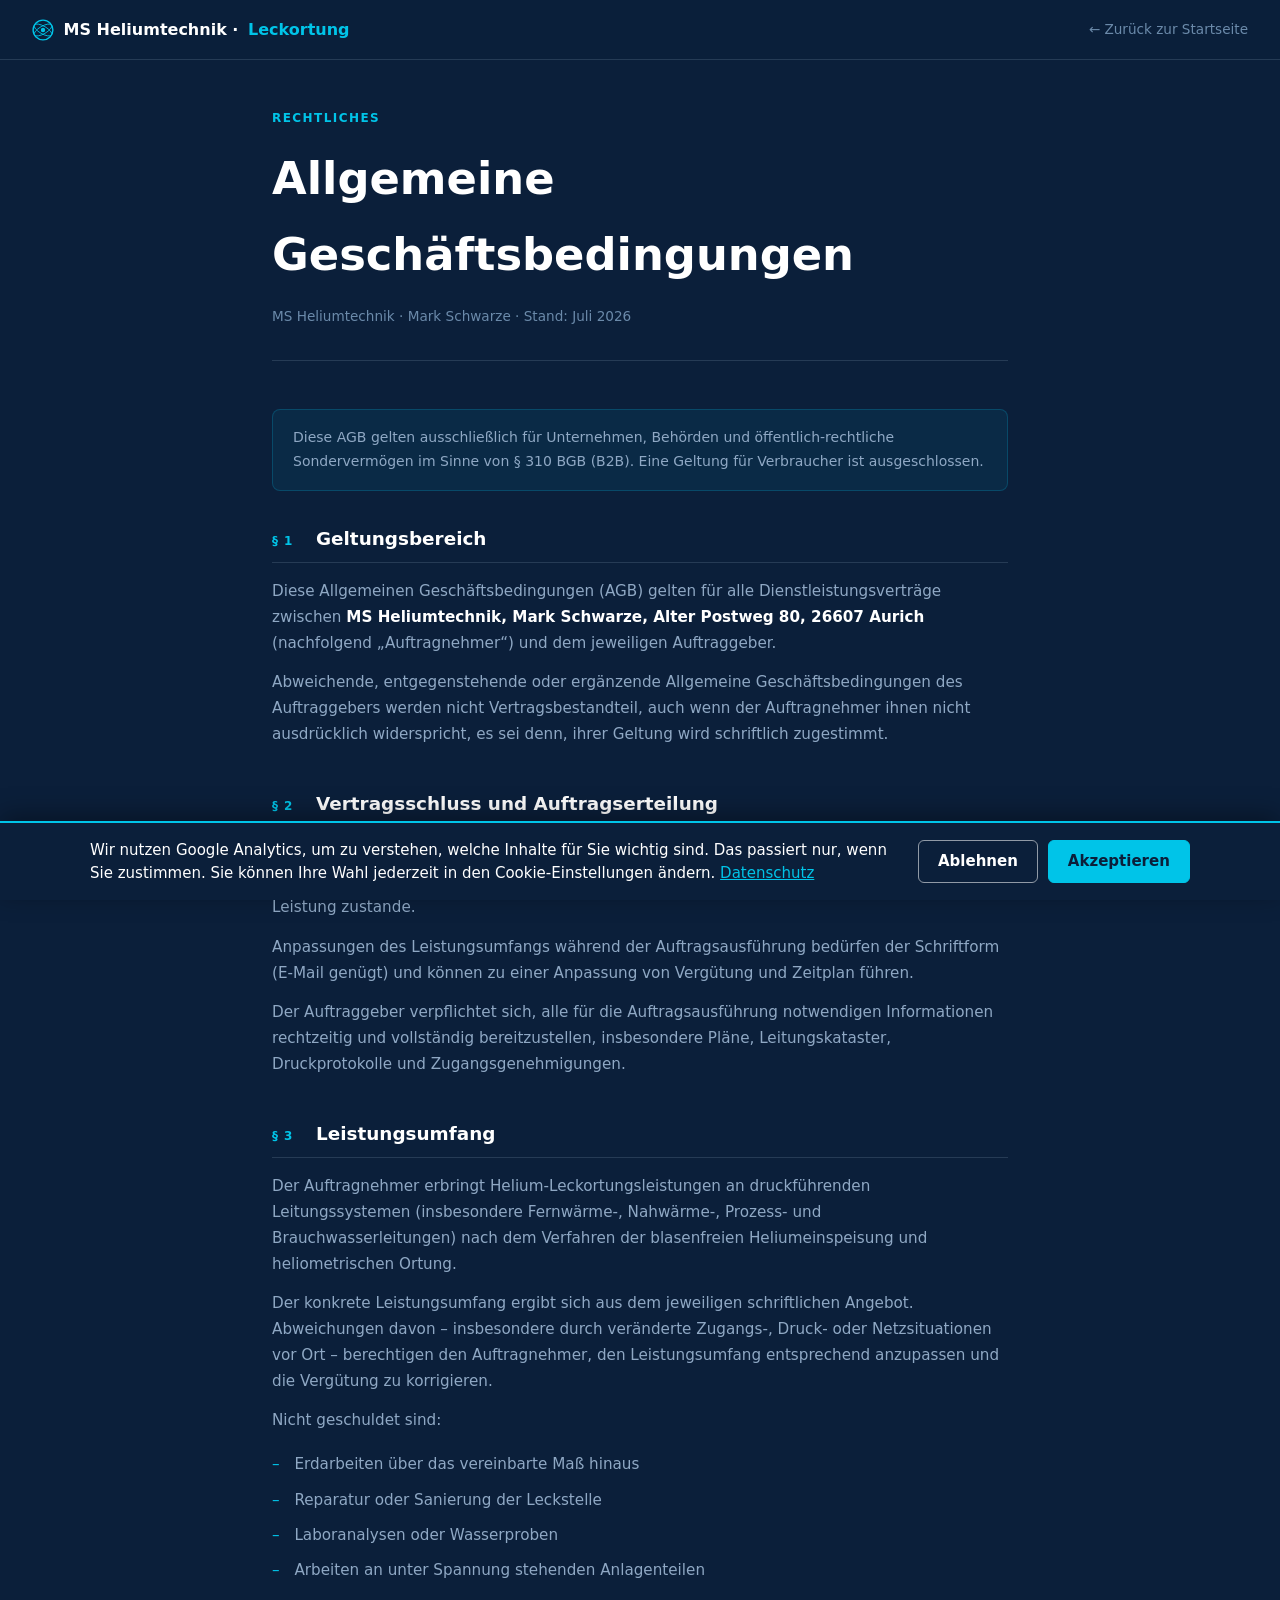
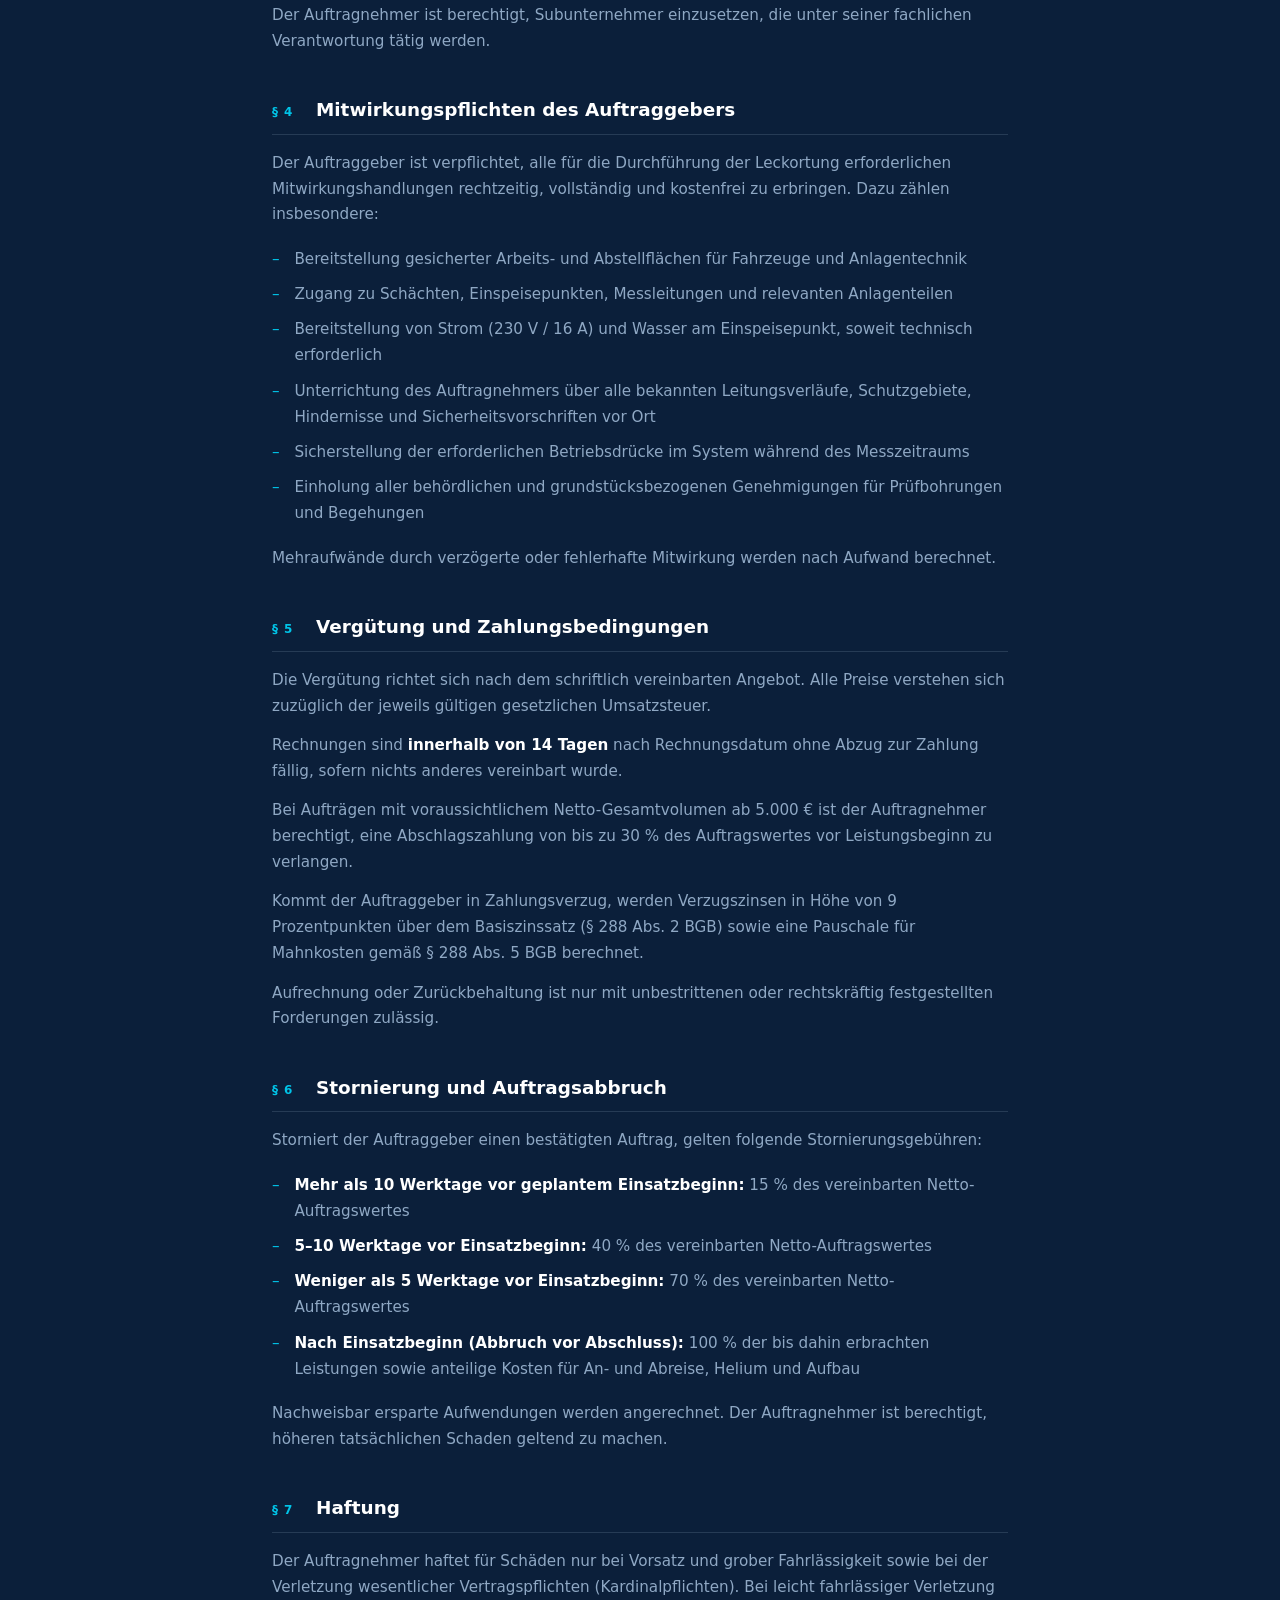
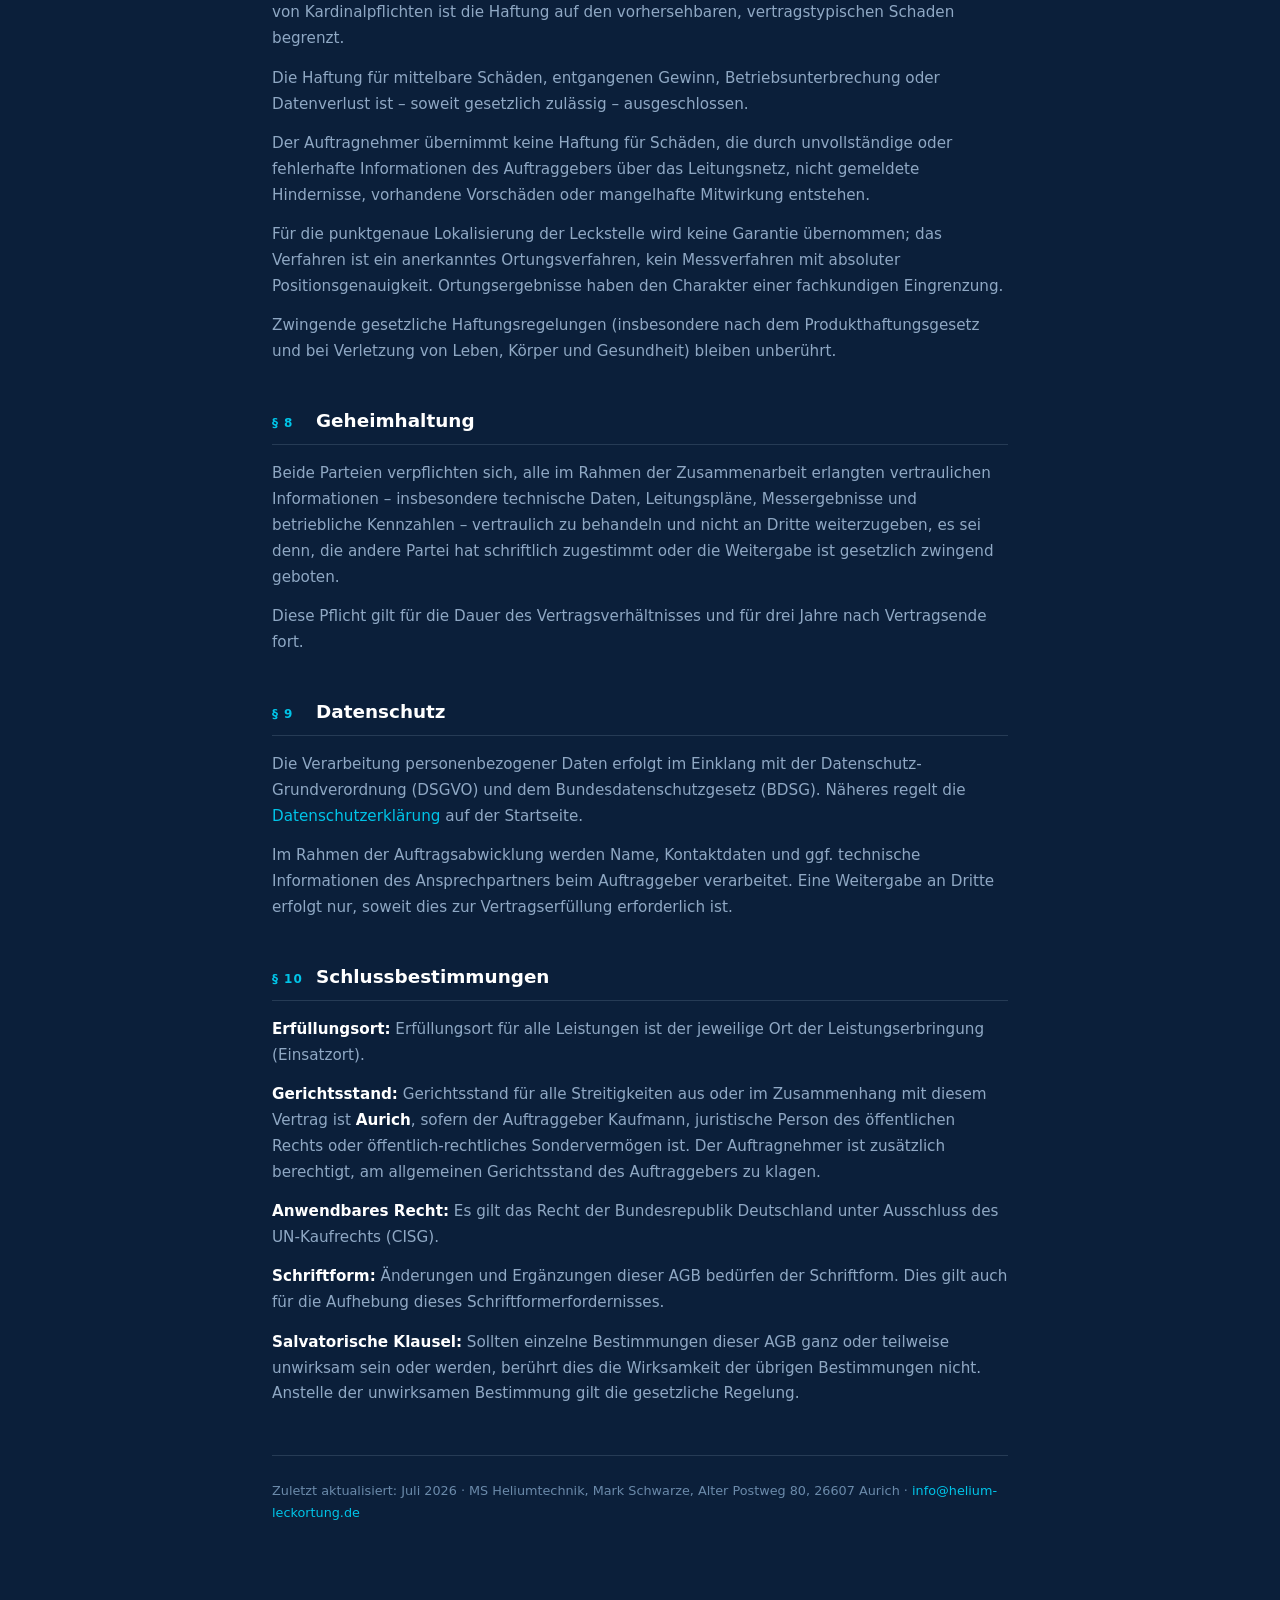
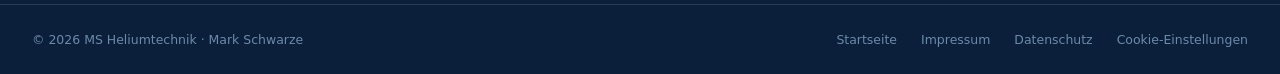
<file: agb.html>
<!DOCTYPE html>
<html lang="de">
<head>
<meta charset="UTF-8">
<meta name="viewport" content="width=device-width, initial-scale=1.0">
<title>AGB – MS Heliumtechnik | Allgemeine Geschäftsbedingungen</title>
<meta name="description" content="Allgemeine Geschäftsbedingungen der MS Heliumtechnik (Mark Schwarze) für Helium-Leckortungsleistungen.">
<meta name="robots" content="noindex">
<link rel="icon" type="image/png" sizes="64x64" href="/favicon.png">
<style>
  :root {
    --navy: #0B1F3A;--navy-mid: #142947;--navy-light: #1C3A5E;
    --helium: #00C4E8;--helium-dark: #0098B8;--steel: #8FA8C4;
    --white: #FFFFFF;--off-white: #F0F4F8;--text-muted: #6B8AAA;
    --border: rgba(143,168,196,0.2);
  }
  *,*::before,*::after{box-sizing:border-box;margin:0;padding:0}
  html{scroll-behavior:smooth}
  body{font-family:system-ui,-apple-system,'Segoe UI',Roboto,sans-serif;background:var(--navy);color:var(--white);line-height:1.7;min-height:100vh}
  h1,h2,h3{font-family:'Segoe UI',system-ui,-apple-system,Roboto,sans-serif}
  nav{background:rgba(11,31,58,0.97);border-bottom:1px solid var(--border);padding:1rem 2rem;display:flex;align-items:center;justify-content:space-between}
  .nav-brand{font-family:'Segoe UI',system-ui,-apple-system,Roboto,sans-serif;font-weight:700;font-size:1rem;color:var(--white);text-decoration:none;display:flex;align-items:center;gap:0.6rem}
  .nav-brand span{color:var(--helium)}
  .nav-back{font-size:0.85rem;color:var(--text-muted);text-decoration:none;transition:color 0.2s}
  .nav-back:hover{color:var(--white)}
  .page-wrap{max-width:800px;margin:0 auto;padding:3rem 2rem 5rem}
  .page-header{margin-bottom:3rem;padding-bottom:2rem;border-bottom:1px solid var(--border)}
  .page-header .tag{font-size:0.75rem;font-weight:700;letter-spacing:0.12em;text-transform:uppercase;color:var(--helium);margin-bottom:0.75rem;display:block}
  .page-header h1{font-size:clamp(1.8rem,4vw,2.8rem);font-weight:700;color:var(--white);margin-bottom:0.75rem}
  .page-header .meta{font-size:0.85rem;color:var(--text-muted)}
  .agb-section{margin-bottom:2.5rem}
  .agb-section h2{font-size:1.15rem;font-weight:700;color:var(--white);margin-bottom:1rem;padding-bottom:0.5rem;border-bottom:1px solid var(--border);display:flex;align-items:baseline;gap:0.75rem}
  .agb-section h2 .num{font-size:0.75rem;font-weight:700;color:var(--helium);letter-spacing:0.08em;min-width:2rem}
  .agb-section p{color:var(--steel);margin-bottom:0.85rem;font-size:0.95rem}
  .agb-section p:last-child{margin-bottom:0}
  .agb-section ul{list-style:none;padding-left:0;margin-bottom:0.85rem}
  .agb-section ul li{color:var(--steel);font-size:0.95rem;padding:0.3rem 0 0.3rem 1.4rem;position:relative}
  .agb-section ul li::before{content:'–';position:absolute;left:0;color:var(--helium)}
  strong{color:var(--white);font-weight:600}
  a{color:var(--helium);text-decoration:none}
  a:hover{text-decoration:underline}
  .notice{background:rgba(0,196,232,0.07);border:1px solid rgba(0,196,232,0.2);border-radius:8px;padding:1rem 1.25rem;margin-bottom:2rem;font-size:0.875rem;color:var(--steel)}
  footer{border-top:1px solid var(--border);padding:1.5rem 2rem;display:flex;justify-content:space-between;align-items:center;font-size:0.78rem;color:var(--text-muted)}
  footer a{color:var(--text-muted);text-decoration:none;margin-left:1.5rem}
  footer a:hover{color:var(--white)}
  @media(max-width:600px){.page-wrap{padding:2rem 1.25rem 4rem}footer{flex-direction:column;gap:1rem;text-align:center}footer a{margin-left:0.75rem}}
</style>
</head>
<body>
<nav>
  <a href="/" class="nav-brand">
    <svg width="22" height="22" viewBox="0 0 40 40" fill="none" xmlns="http://www.w3.org/2000/svg">
      <circle cx="20" cy="20" r="18" stroke="#00C4E8" stroke-width="2.5" fill="none"/>
      <circle cx="20" cy="20" r="4" fill="#00C4E8"/>
      <ellipse cx="20" cy="20" rx="18" ry="7" stroke="#00C4E8" stroke-width="1.5" fill="none" transform="rotate(30 20 20)"/>
      <ellipse cx="20" cy="20" rx="18" ry="7" stroke="#00C4E8" stroke-width="1.5" fill="none" transform="rotate(-30 20 20)"/>
    </svg>
    MS Heliumtechnik · <span>Leckortung</span>
  </a>
  <a href="/" class="nav-back">← Zurück zur Startseite</a>
</nav>
<div class="page-wrap">
  <div class="page-header">
    <span class="tag">Rechtliches</span>
    <h1>Allgemeine Geschäftsbedingungen</h1>
    <p class="meta">MS Heliumtechnik · Mark Schwarze · Stand: Juli 2026</p>
  </div>
  <div class="notice">Diese AGB gelten ausschließlich für Unternehmen, Behörden und öffentlich-rechtliche Sondervermögen im Sinne von § 310 BGB (B2B). Eine Geltung für Verbraucher ist ausgeschlossen.</div>
  <div class="agb-section">
    <h2><span class="num">§ 1</span>Geltungsbereich</h2>
    <p>Diese Allgemeinen Geschäftsbedingungen (AGB) gelten für alle Dienstleistungsverträge zwischen <strong>MS Heliumtechnik, Mark Schwarze, Alter Postweg 80, 26607 Aurich</strong> (nachfolgend „Auftragnehmer“) und dem jeweiligen Auftraggeber.</p>
    <p>Abweichende, entgegenstehende oder ergänzende Allgemeine Geschäftsbedingungen des Auftraggebers werden nicht Vertragsbestandteil, auch wenn der Auftragnehmer ihnen nicht ausdrücklich widerspricht, es sei denn, ihrer Geltung wird schriftlich zugestimmt.</p>
  </div>
  <div class="agb-section">
    <h2><span class="num">§ 2</span>Vertragsschluss und Auftragserteilung</h2>
    <p>Angebote des Auftragnehmers sind freibleibend und unverbindlich. Ein Vertrag kommt erst durch die schriftliche Auftragsbestätigung des Auftragnehmers oder durch die Ausführung der Leistung zustande.</p>
    <p>Anpassungen des Leistungsumfangs während der Auftragsausführung bedürfen der Schriftform (E-Mail genügt) und können zu einer Anpassung von Vergütung und Zeitplan führen.</p>
    <p>Der Auftraggeber verpflichtet sich, alle für die Auftragsausführung notwendigen Informationen rechtzeitig und vollständig bereitzustellen, insbesondere Pläne, Leitungskataster, Druckprotokolle und Zugangsgenehmigungen.</p>
  </div>
  <div class="agb-section">
    <h2><span class="num">§ 3</span>Leistungsumfang</h2>
    <p>Der Auftragnehmer erbringt Helium-Leckortungsleistungen an druckführenden Leitungssystemen (insbesondere Fernwärme-, Nahwärme-, Prozess- und Brauchwasserleitungen) nach dem Verfahren der blasenfreien Heliumeinspeisung und heliometrischen Ortung.</p>
    <p>Der konkrete Leistungsumfang ergibt sich aus dem jeweiligen schriftlichen Angebot. Abweichungen davon – insbesondere durch veränderte Zugangs-, Druck- oder Netzsituationen vor Ort – berechtigen den Auftragnehmer, den Leistungsumfang entsprechend anzupassen und die Vergütung zu korrigieren.</p>
    <p>Nicht geschuldet sind:</p>
    <ul>
      <li>Erdarbeiten über das vereinbarte Maß hinaus</li>
      <li>Reparatur oder Sanierung der Leckstelle</li>
      <li>Laboranalysen oder Wasserproben</li>
      <li>Arbeiten an unter Spannung stehenden Anlagenteilen</li>
    </ul>
    <p>Der Auftragnehmer ist berechtigt, Subunternehmer einzusetzen, die unter seiner fachlichen Verantwortung tätig werden.</p>
  </div>
  <div class="agb-section">
    <h2><span class="num">§ 4</span>Mitwirkungspflichten des Auftraggebers</h2>
    <p>Der Auftraggeber ist verpflichtet, alle für die Durchführung der Leckortung erforderlichen Mitwirkungshandlungen rechtzeitig, vollständig und kostenfrei zu erbringen. Dazu zählen insbesondere:</p>
    <ul>
      <li>Bereitstellung gesicherter Arbeits- und Abstellflächen für Fahrzeuge und Anlagentechnik</li>
      <li>Zugang zu Schächten, Einspeisepunkten, Messleitungen und relevanten Anlagenteilen</li>
      <li>Bereitstellung von Strom (230 V / 16 A) und Wasser am Einspeisepunkt, soweit technisch erforderlich</li>
      <li>Unterrichtung des Auftragnehmers über alle bekannten Leitungsverläufe, Schutzgebiete, Hindernisse und Sicherheitsvorschriften vor Ort</li>
      <li>Sicherstellung der erforderlichen Betriebsdrücke im System während des Messzeitraums</li>
      <li>Einholung aller behördlichen und grundstücksbezogenen Genehmigungen für Prüfbohrungen und Begehungen</li>
    </ul>
    <p>Mehraufwände durch verzögerte oder fehlerhafte Mitwirkung werden nach Aufwand berechnet.</p>
  </div>
  <div class="agb-section">
    <h2><span class="num">§ 5</span>Vergütung und Zahlungsbedingungen</h2>
    <p>Die Vergütung richtet sich nach dem schriftlich vereinbarten Angebot. Alle Preise verstehen sich zuzüglich der jeweils gültigen gesetzlichen Umsatzsteuer.</p>
    <p>Rechnungen sind <strong>innerhalb von 14 Tagen</strong> nach Rechnungsdatum ohne Abzug zur Zahlung fällig, sofern nichts anderes vereinbart wurde.</p>
    <p>Bei Aufträgen mit voraussichtlichem Netto-Gesamtvolumen ab 5.000 € ist der Auftragnehmer berechtigt, eine Abschlagszahlung von bis zu 30 % des Auftragswertes vor Leistungsbeginn zu verlangen.</p>
    <p>Kommt der Auftraggeber in Zahlungsverzug, werden Verzugszinsen in Höhe von 9 Prozentpunkten über dem Basiszinssatz (§ 288 Abs. 2 BGB) sowie eine Pauschale für Mahnkosten gemäß § 288 Abs. 5 BGB berechnet.</p>
    <p>Aufrechnung oder Zurückbehaltung ist nur mit unbestrittenen oder rechtskräftig festgestellten Forderungen zulässig.</p>
  </div>
  <div class="agb-section">
    <h2><span class="num">§ 6</span>Stornierung und Auftragsabbruch</h2>
    <p>Storniert der Auftraggeber einen bestätigten Auftrag, gelten folgende Stornierungsgebühren:</p>
    <ul>
      <li><strong>Mehr als 10 Werktage vor geplantem Einsatzbeginn:</strong> 15 % des vereinbarten Netto-Auftragswertes</li>
      <li><strong>5–10 Werktage vor Einsatzbeginn:</strong> 40 % des vereinbarten Netto-Auftragswertes</li>
      <li><strong>Weniger als 5 Werktage vor Einsatzbeginn:</strong> 70 % des vereinbarten Netto-Auftragswertes</li>
      <li><strong>Nach Einsatzbeginn (Abbruch vor Abschluss):</strong> 100 % der bis dahin erbrachten Leistungen sowie anteilige Kosten für An- und Abreise, Helium und Aufbau</li>
    </ul>
    <p>Nachweisbar ersparte Aufwendungen werden angerechnet. Der Auftragnehmer ist berechtigt, höheren tatsächlichen Schaden geltend zu machen.</p>
  </div>
  <div class="agb-section">
    <h2><span class="num">§ 7</span>Haftung</h2>
    <p>Der Auftragnehmer haftet für Schäden nur bei Vorsatz und grober Fahrlässigkeit sowie bei der Verletzung wesentlicher Vertragspflichten (Kardinalpflichten). Bei leicht fahrlässiger Verletzung von Kardinalpflichten ist die Haftung auf den vorhersehbaren, vertragstypischen Schaden begrenzt.</p>
    <p>Die Haftung für mittelbare Schäden, entgangenen Gewinn, Betriebsunterbrechung oder Datenverlust ist – soweit gesetzlich zulässig – ausgeschlossen.</p>
    <p>Der Auftragnehmer übernimmt keine Haftung für Schäden, die durch unvollständige oder fehlerhafte Informationen des Auftraggebers über das Leitungsnetz, nicht gemeldete Hindernisse, vorhandene Vorschäden oder mangelhafte Mitwirkung entstehen.</p>
    <p>Für die punktgenaue Lokalisierung der Leckstelle wird keine Garantie übernommen; das Verfahren ist ein anerkanntes Ortungsverfahren, kein Messverfahren mit absoluter Positionsgenauigkeit. Ortungsergebnisse haben den Charakter einer fachkundigen Eingrenzung.</p>
    <p>Zwingende gesetzliche Haftungsregelungen (insbesondere nach dem Produkthaftungsgesetz und bei Verletzung von Leben, Körper und Gesundheit) bleiben unberührt.</p>
  </div>
  <div class="agb-section">
    <h2><span class="num">§ 8</span>Geheimhaltung</h2>
    <p>Beide Parteien verpflichten sich, alle im Rahmen der Zusammenarbeit erlangten vertraulichen Informationen – insbesondere technische Daten, Leitungspläne, Messergebnisse und betriebliche Kennzahlen – vertraulich zu behandeln und nicht an Dritte weiterzugeben, es sei denn, die andere Partei hat schriftlich zugestimmt oder die Weitergabe ist gesetzlich zwingend geboten.</p>
    <p>Diese Pflicht gilt für die Dauer des Vertragsverhältnisses und für drei Jahre nach Vertragsende fort.</p>
  </div>
  <div class="agb-section">
    <h2><span class="num">§ 9</span>Datenschutz</h2>
    <p>Die Verarbeitung personenbezogener Daten erfolgt im Einklang mit der Datenschutz-Grundverordnung (DSGVO) und dem Bundesdatenschutzgesetz (BDSG). Näheres regelt die <a href="/datenschutz.html">Datenschutzerklärung</a> auf der Startseite.</p>
    <p>Im Rahmen der Auftragsabwicklung werden Name, Kontaktdaten und ggf. technische Informationen des Ansprechpartners beim Auftraggeber verarbeitet. Eine Weitergabe an Dritte erfolgt nur, soweit dies zur Vertragserfüllung erforderlich ist.</p>
  </div>
  <div class="agb-section">
    <h2><span class="num">§ 10</span>Schlussbestimmungen</h2>
    <p><strong>Erfüllungsort:</strong> Erfüllungsort für alle Leistungen ist der jeweilige Ort der Leistungserbringung (Einsatzort).</p>
    <p><strong>Gerichtsstand:</strong> Gerichtsstand für alle Streitigkeiten aus oder im Zusammenhang mit diesem Vertrag ist <strong>Aurich</strong>, sofern der Auftraggeber Kaufmann, juristische Person des öffentlichen Rechts oder öffentlich-rechtliches Sondervermögen ist. Der Auftragnehmer ist zusätzlich berechtigt, am allgemeinen Gerichtsstand des Auftraggebers zu klagen.</p>
    <p><strong>Anwendbares Recht:</strong> Es gilt das Recht der Bundesrepublik Deutschland unter Ausschluss des UN-Kaufrechts (CISG).</p>
    <p><strong>Schriftform:</strong> Änderungen und Ergänzungen dieser AGB bedürfen der Schriftform. Dies gilt auch für die Aufhebung dieses Schriftformerfordernisses.</p>
    <p><strong>Salvatorische Klausel:</strong> Sollten einzelne Bestimmungen dieser AGB ganz oder teilweise unwirksam sein oder werden, berührt dies die Wirksamkeit der übrigen Bestimmungen nicht. Anstelle der unwirksamen Bestimmung gilt die gesetzliche Regelung.</p>
  </div>
  <p style="color:var(--text-muted);font-size:0.8rem;margin-top:3rem;padding-top:1.5rem;border-top:1px solid var(--border);">
    Zuletzt aktualisiert: Juli 2026 · MS Heliumtechnik, Mark Schwarze, Alter Postweg 80, 26607 Aurich · <a href="mailto:info@helium-leckortung.de">info@helium-leckortung.de</a>
  </p>
</div>
<footer>
  <span>© <script>document.write(new Date().getFullYear())</script> MS Heliumtechnik · Mark Schwarze</span>
  <span><a href="/">Startseite</a><a href="/impressum.html">Impressum</a><a href="/datenschutz.html">Datenschutz</a><a href="#" data-consent-open>Cookie-Einstellungen</a></span>
</footer>
<script src="/consent.js" defer></script>
</body>
</html>
</file>
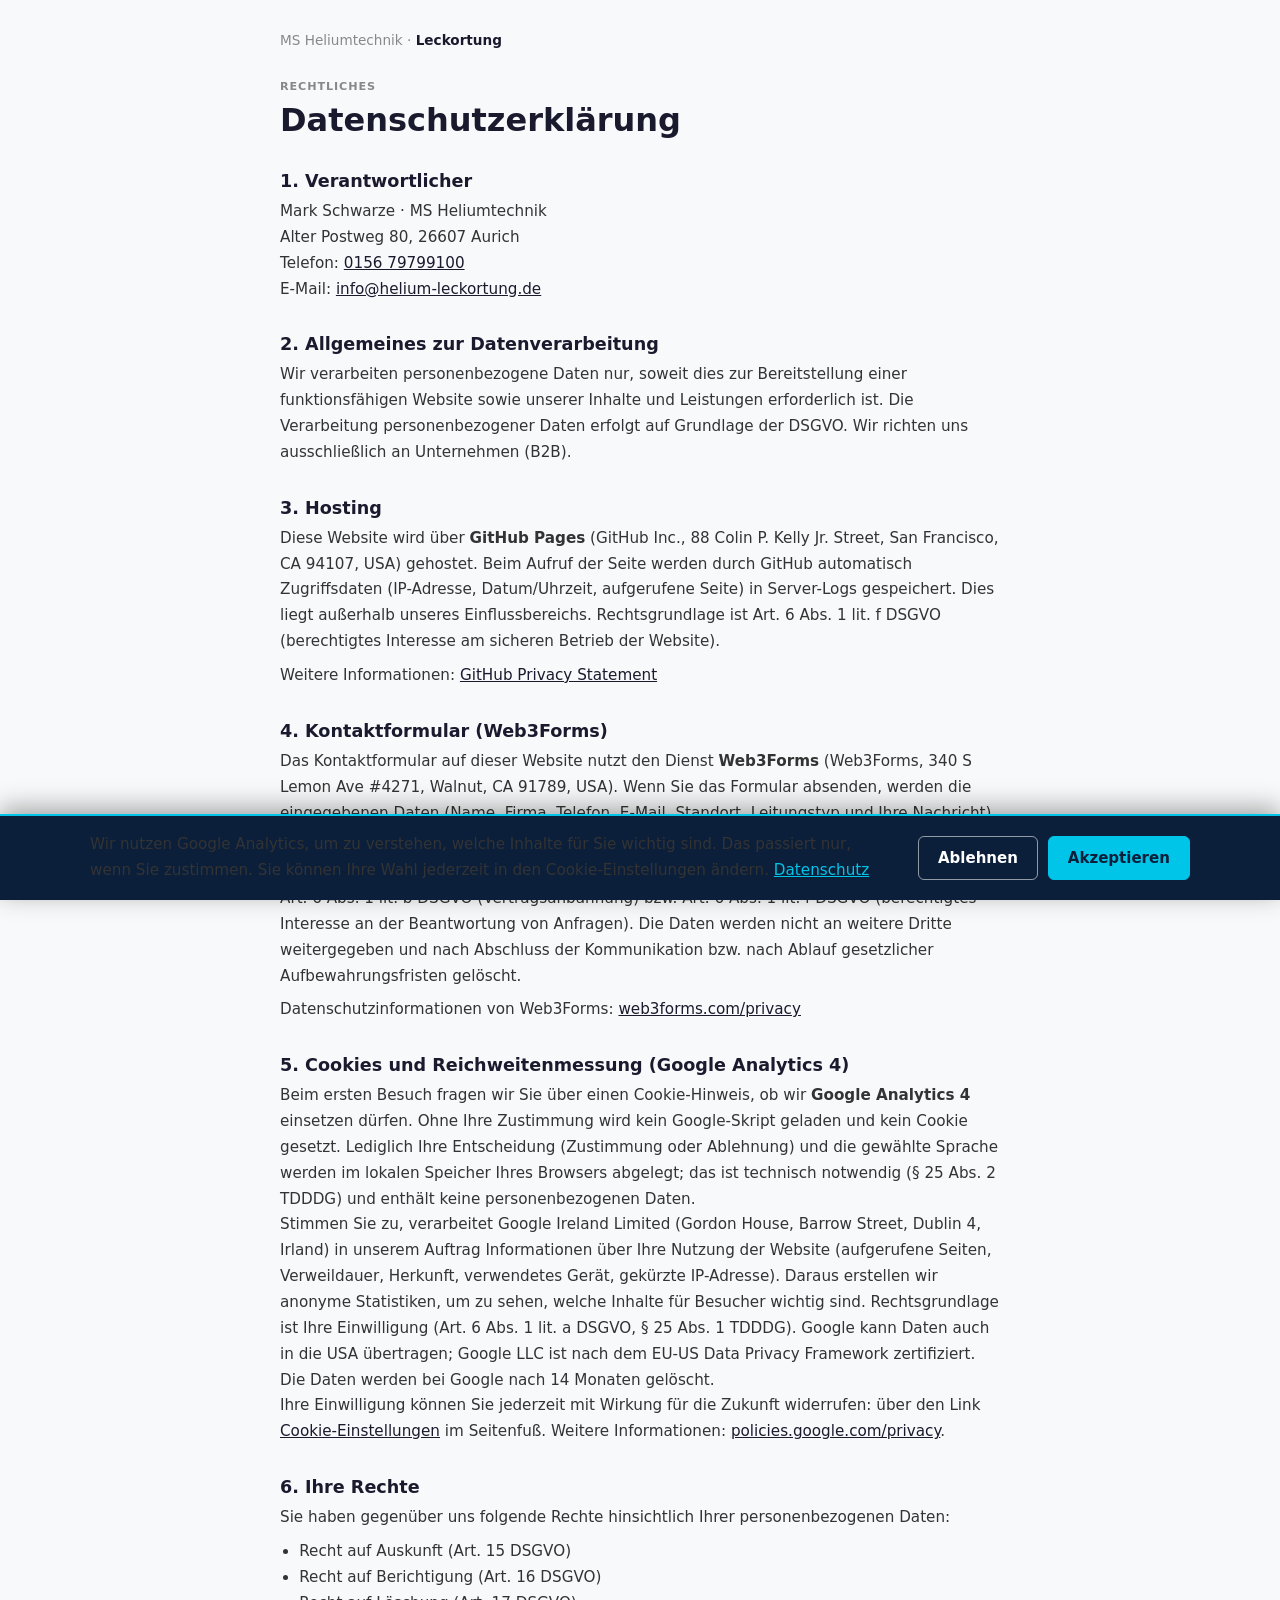
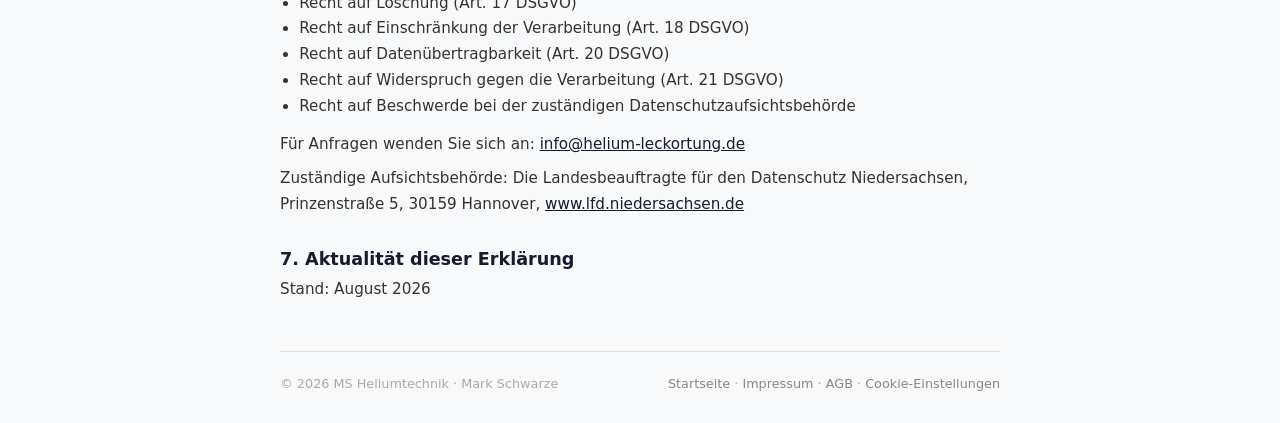
<file: datenschutz.html>
<!DOCTYPE html>
<html lang="de">
<head>
<meta charset="UTF-8">
<link rel="icon" type="image/png" sizes="64x64" href="/favicon.png">
<meta name="viewport" content="width=device-width,initial-scale=1">
<title>Datenschutzerklärung – MS Heliumtechnik</title>
<style>
  *{box-sizing:border-box;margin:0;padding:0}
  body{font-family:system-ui,sans-serif;background:#f8f9fa;color:#1a1a2e;padding:2rem 1rem}
  .wrap{max-width:720px;margin:0 auto}
  .top{font-size:.85rem;color:#888;margin-bottom:2rem}
  .top a{color:#1a1a2e;text-decoration:none;font-weight:600}
  .top a:hover{text-decoration:underline}
  .label{font-size:.7rem;font-weight:700;letter-spacing:.08em;color:#888;text-transform:uppercase;margin-bottom:.5rem}
  h1{font-size:2rem;font-weight:800;margin-bottom:2rem;color:#1a1a2e}
  h2{font-size:1.1rem;font-weight:700;margin:2rem 0 .5rem}
  p,li{font-size:.95rem;line-height:1.7;color:#333}
  ul{padding-left:1.2rem;margin:.5rem 0}
  a{color:#1a1a2e}
  footer{margin-top:3rem;padding-top:1.5rem;border-top:1px solid #e0e0e0;font-size:.8rem;color:#aaa;display:flex;justify-content:space-between;flex-wrap:wrap;gap:.5rem}
  footer a{color:#888;text-decoration:none}
  footer a:hover{color:#1a1a2e}
</style>
</head>
<body>
<div class="wrap">
  <div class="top">
    <span>MS Heliumtechnik · <a href="/">Leckortung</a></span>
  </div>

  <div class="label">Rechtliches</div>
  <h1>Datenschutzerklärung</h1>

  <h2>1. Verantwortlicher</h2>
  <p>
    Mark Schwarze · MS Heliumtechnik<br>
    Alter Postweg 80, 26607 Aurich<br>
    Telefon: <a href="tel:+4915679799100">0156&nbsp;79799100</a><br>
    E-Mail: <a href="mailto:info@helium-leckortung.de">info@helium-leckortung.de</a>
  </p>

  <h2>2. Allgemeines zur Datenverarbeitung</h2>
  <p>
    Wir verarbeiten personenbezogene Daten nur, soweit dies zur Bereitstellung einer funktionsfähigen Website sowie unserer Inhalte und Leistungen erforderlich ist. Die Verarbeitung personenbezogener Daten erfolgt auf Grundlage der DSGVO. Wir richten uns ausschließlich an Unternehmen (B2B).
  </p>

  <h2>3. Hosting</h2>
  <p>
    Diese Website wird über <strong>GitHub Pages</strong> (GitHub Inc., 88 Colin P. Kelly Jr. Street, San Francisco, CA 94107, USA) gehostet. Beim Aufruf der Seite werden durch GitHub automatisch Zugriffsdaten (IP-Adresse, Datum/Uhrzeit, aufgerufene Seite) in Server-Logs gespeichert. Dies liegt außerhalb unseres Einflussbereichs. Rechtsgrundlage ist Art. 6 Abs. 1 lit. f DSGVO (berechtigtes Interesse am sicheren Betrieb der Website).
  </p>
  <p style="margin-top:.5rem">
    Weitere Informationen: <a href="https://docs.github.com/en/site-policy/privacy-policies/github-privacy-statement" target="_blank" rel="noopener noreferrer">GitHub Privacy Statement</a>
  </p>

  <h2>4. Kontaktformular (Web3Forms)</h2>
  <p>
    Das Kontaktformular auf dieser Website nutzt den Dienst <strong>Web3Forms</strong> (Web3Forms, 340 S Lemon Ave #4271, Walnut, CA 91789, USA). Wenn Sie das Formular absenden, werden die eingegebenen Daten (Name, Firma, Telefon, E-Mail, Standort, Leitungstyp und Ihre Nachricht) an Web3Forms übermittelt und von dort als E-Mail an uns weitergeleitet.
  </p>
  <p style="margin-top:.5rem">
    Wir verwenden diese Daten ausschließlich zur Bearbeitung Ihrer Anfrage. Rechtsgrundlage ist Art. 6 Abs. 1 lit. b DSGVO (Vertragsanbahnung) bzw. Art. 6 Abs. 1 lit. f DSGVO (berechtigtes Interesse an der Beantwortung von Anfragen). Die Daten werden nicht an weitere Dritte weitergegeben und nach Abschluss der Kommunikation bzw. nach Ablauf gesetzlicher Aufbewahrungsfristen gelöscht.
  </p>
  <p style="margin-top:.5rem">
    Datenschutzinformationen von Web3Forms: <a href="https://web3forms.com/privacy" target="_blank" rel="noopener noreferrer">web3forms.com/privacy</a>
  </p>

<h2>5. Cookies und Reichweitenmessung (Google Analytics 4)</h2>
  <p>
    Beim ersten Besuch fragen wir Sie über einen Cookie-Hinweis, ob wir <strong>Google Analytics 4</strong> einsetzen dürfen. Ohne Ihre Zustimmung wird kein Google-Skript geladen und kein Cookie gesetzt. Lediglich Ihre Entscheidung (Zustimmung oder Ablehnung) und die gewählte Sprache werden im lokalen Speicher Ihres Browsers abgelegt; das ist technisch notwendig (§ 25 Abs. 2 TDDDG) und enthält keine personenbezogenen Daten.
  </p>
  <p>
    Stimmen Sie zu, verarbeitet Google Ireland Limited (Gordon House, Barrow Street, Dublin 4, Irland) in unserem Auftrag Informationen über Ihre Nutzung der Website (aufgerufene Seiten, Verweildauer, Herkunft, verwendetes Gerät, gekürzte IP-Adresse). Daraus erstellen wir anonyme Statistiken, um zu sehen, welche Inhalte für Besucher wichtig sind. Rechtsgrundlage ist Ihre Einwilligung (Art. 6 Abs. 1 lit. a DSGVO, § 25 Abs. 1 TDDDG). Google kann Daten auch in die USA übertragen; Google LLC ist nach dem EU-US Data Privacy Framework zertifiziert. Die Daten werden bei Google nach 14 Monaten gelöscht.
  </p>
  <p>
    Ihre Einwilligung können Sie jederzeit mit Wirkung für die Zukunft widerrufen: über den Link <a href="#" data-consent-open>Cookie-Einstellungen</a> im Seitenfuß. Weitere Informationen: <a href="https://policies.google.com/privacy?hl=de" rel="noopener" target="_blank">policies.google.com/privacy</a>.
  </p>

  <h2>6. Ihre Rechte</h2>
  <p>Sie haben gegenüber uns folgende Rechte hinsichtlich Ihrer personenbezogenen Daten:</p>
  <ul>
    <li>Recht auf Auskunft (Art. 15 DSGVO)</li>
    <li>Recht auf Berichtigung (Art. 16 DSGVO)</li>
    <li>Recht auf Löschung (Art. 17 DSGVO)</li>
    <li>Recht auf Einschränkung der Verarbeitung (Art. 18 DSGVO)</li>
    <li>Recht auf Datenübertragbarkeit (Art. 20 DSGVO)</li>
    <li>Recht auf Widerspruch gegen die Verarbeitung (Art. 21 DSGVO)</li>
    <li>Recht auf Beschwerde bei der zuständigen Datenschutzaufsichtsbehörde</li>
  </ul>
  <p style="margin-top:.75rem">
    Für Anfragen wenden Sie sich an: <a href="mailto:info@helium-leckortung.de">info@helium-leckortung.de</a>
  </p>
  <p style="margin-top:.5rem">
    Zuständige Aufsichtsbehörde: Die Landesbeauftragte für den Datenschutz Niedersachsen, Prinzenstraße 5, 30159 Hannover, <a href="https://www.lfd.niedersachsen.de" target="_blank" rel="noopener noreferrer">www.lfd.niedersachsen.de</a>
  </p>

  <h2>7. Aktualität dieser Erklärung</h2>
  <p>Stand: August 2026</p>

  <footer>
    <span>© 2026 MS Heliumtechnik · Mark Schwarze</span>
    <span>
      <a href="/">Startseite</a> ·
      <a href="/impressum.html">Impressum</a> ·
      <a href="/agb.html">AGB</a> ·
      <a href="#" data-consent-open>Cookie-Einstellungen</a>
    </span>
  </footer>
</div>
<script src="/consent.js" defer></script>
</body>
</html>
</file>
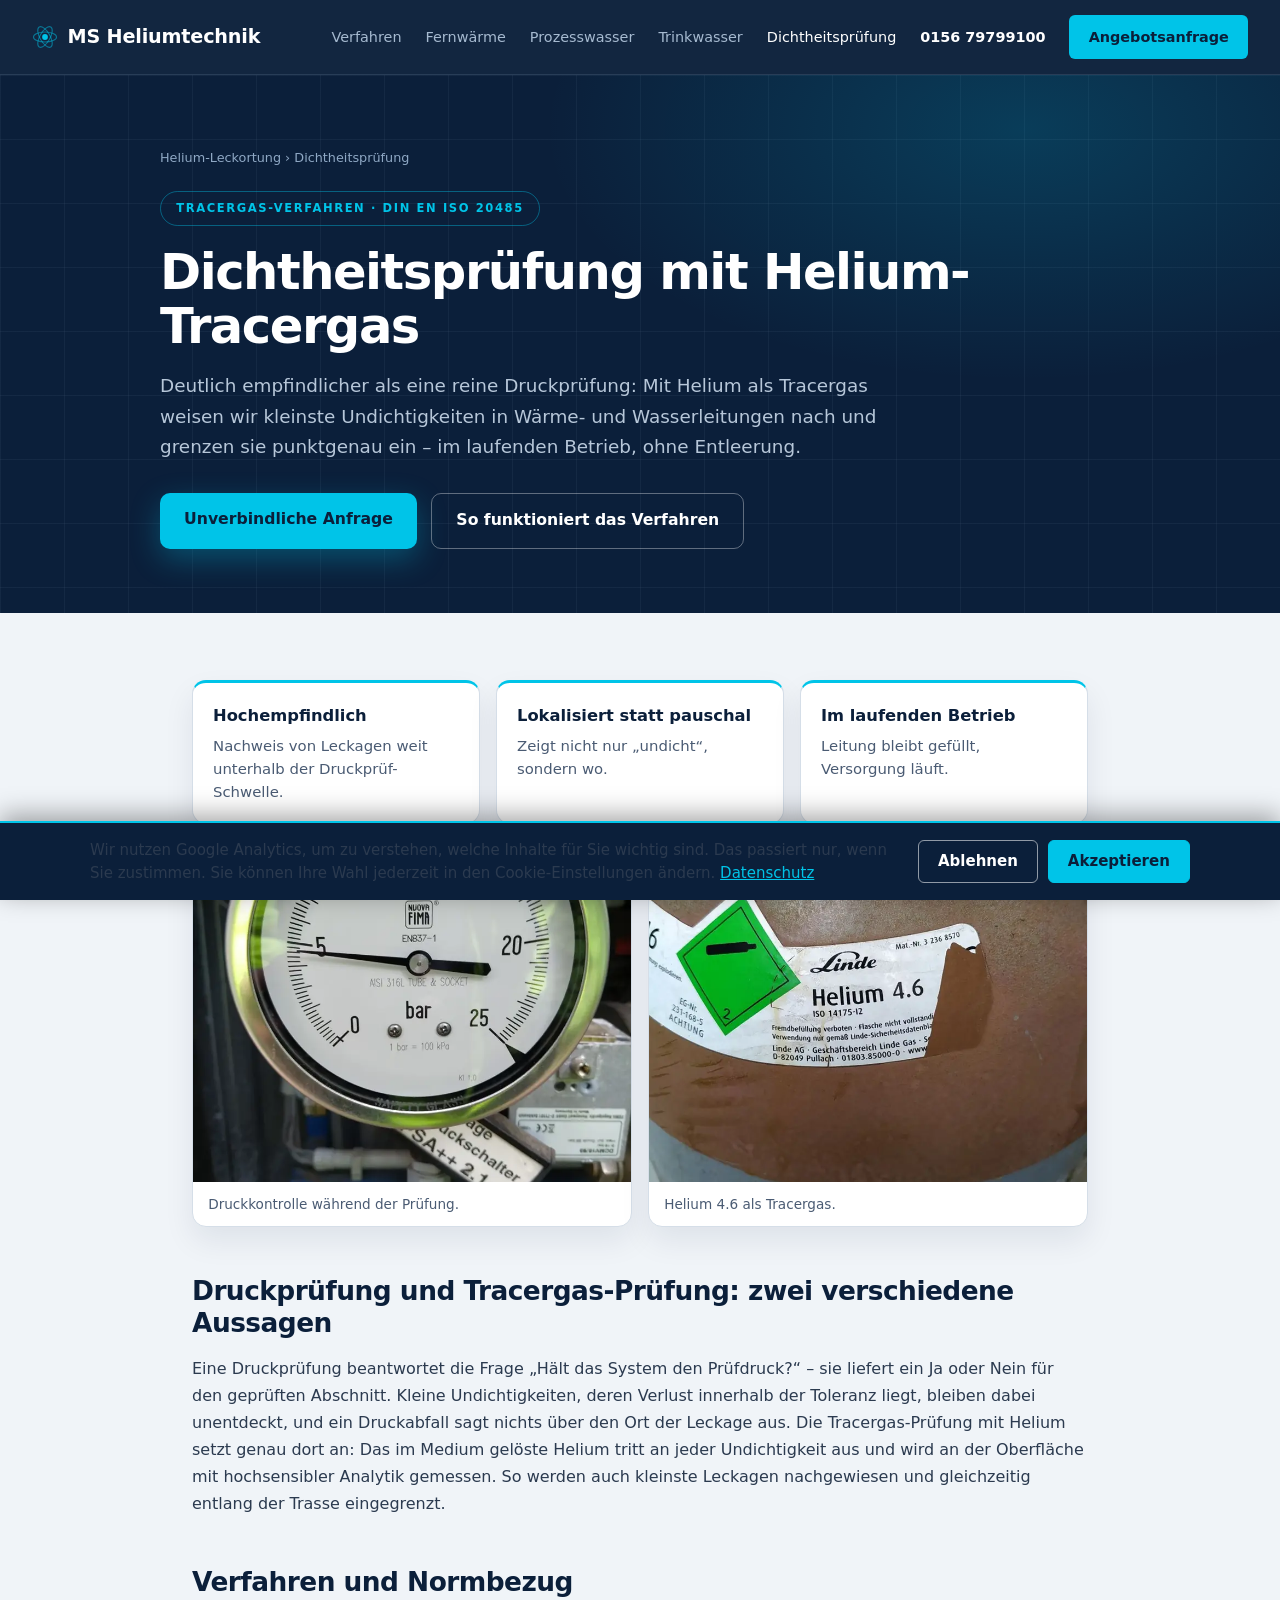
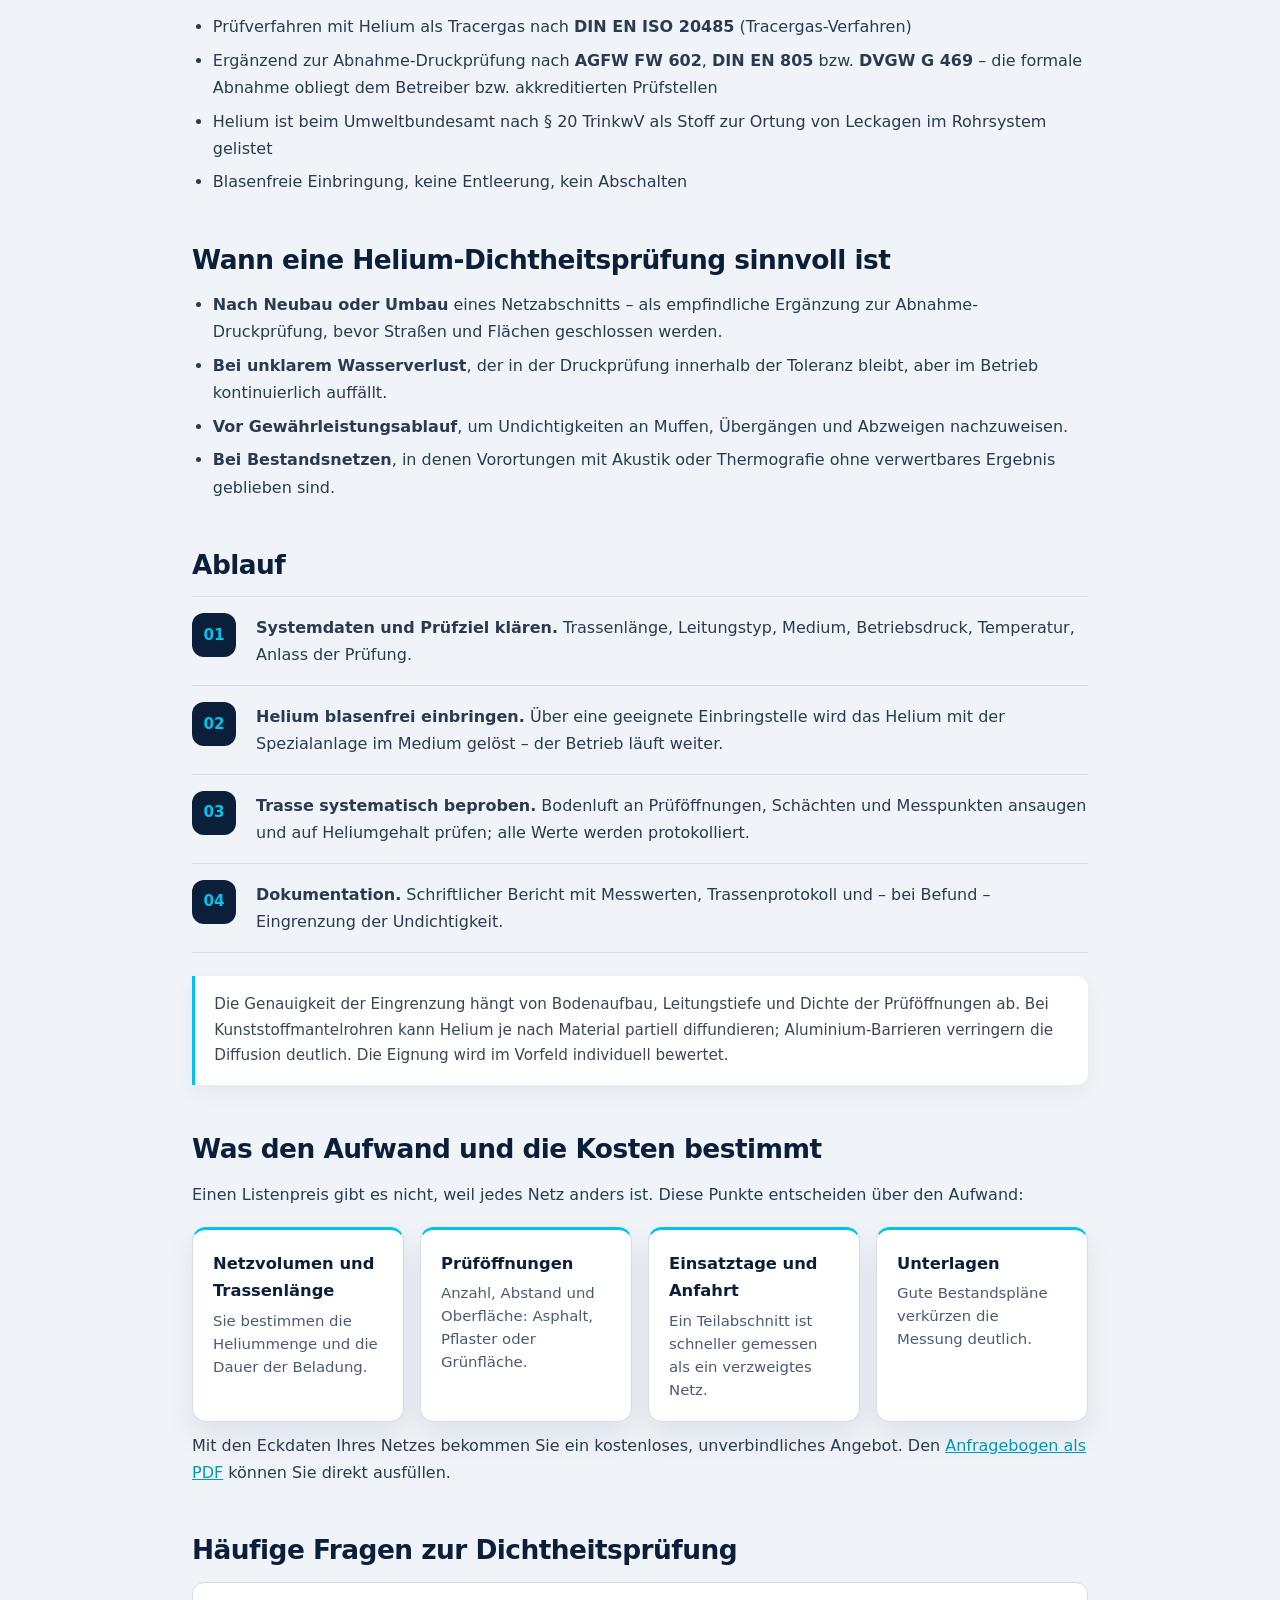
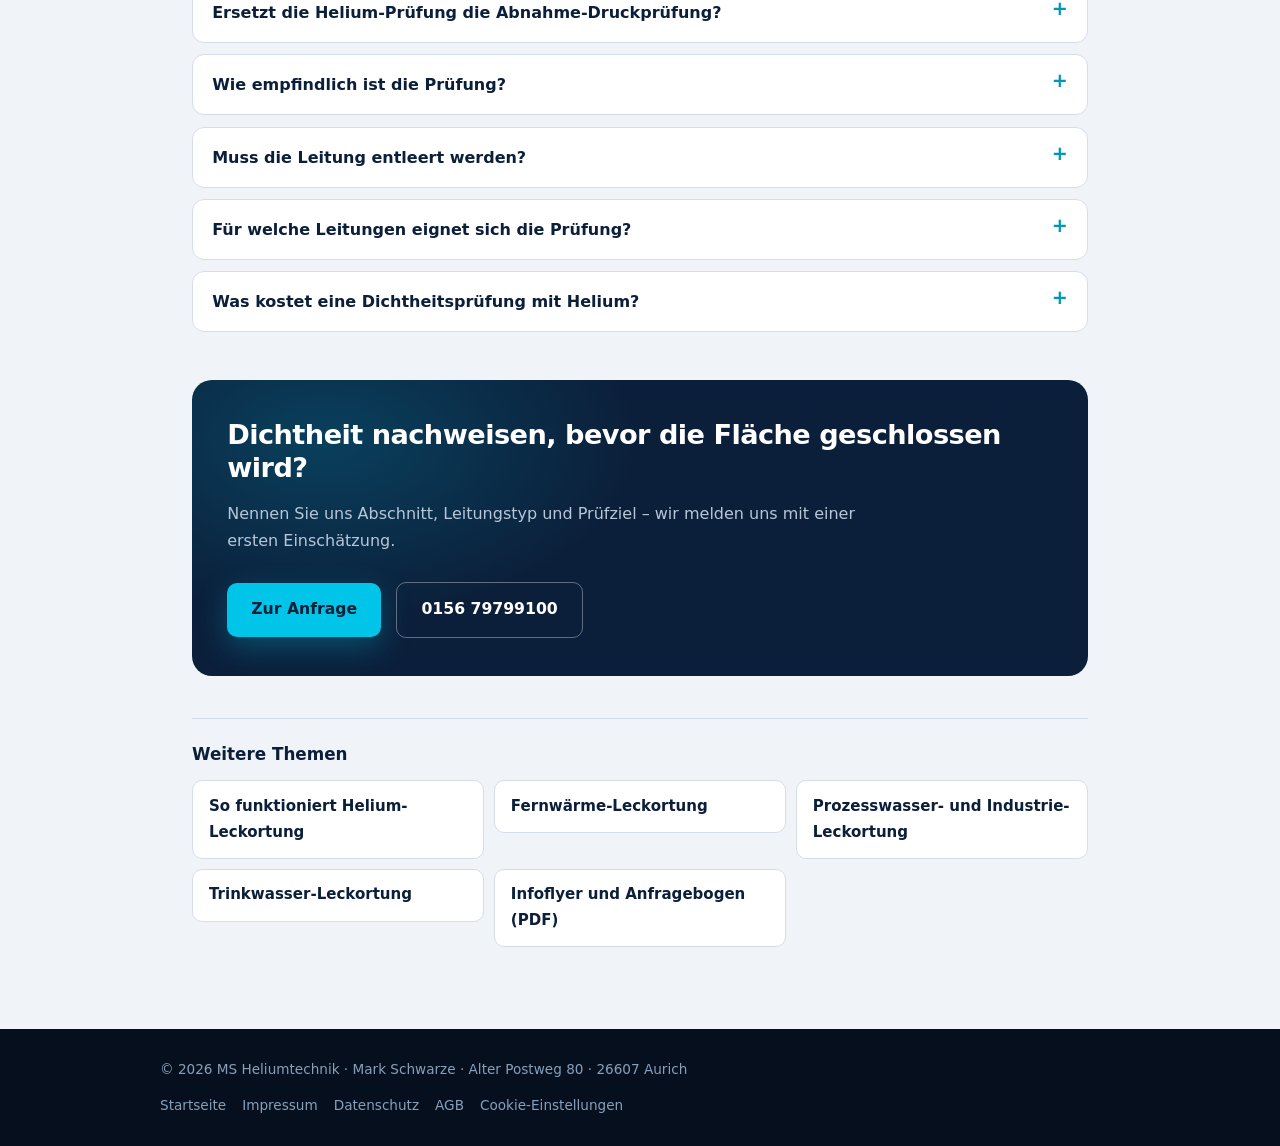
<file: dichtheitspruefung-helium.html>
<!DOCTYPE html>
<html lang="de">
<head>
<meta charset="UTF-8">
<meta name="viewport" content="width=device-width,initial-scale=1">
<title>Dichtheitsprüfung mit Helium: empfindlicher als die Druckprobe</title>
<meta name="description" content="Dichtheitsprüfung von Wärme- und Wasserleitungen mit Helium-Tracergas nach DIN EN ISO 20485: kleinste Undichtigkeiten nachweisen und eingrenzen – im laufenden Betrieb.">
<link rel="canonical" href="https://helium-leckortung.de/dichtheitspruefung-helium.html">
<meta name="robots" content="index, follow, max-image-preview:large, max-snippet:-1">
<meta name="theme-color" content="#0B1F3A">
<link rel="icon" type="image/png" sizes="64x64" href="favicon.png">
<link rel="apple-touch-icon" sizes="180x180" href="apple-touch-icon.png">
<meta property="og:type" content="article">
<meta property="og:site_name" content="MS Heliumtechnik">
<meta property="og:title" content="Dichtheitsprüfung mit Helium: empfindlicher als die Druckprobe">
<meta property="og:description" content="Hochempfindliche Dichtheitsprüfung von Leitungsnetzen mit Helium als Tracergas – im laufenden Betrieb, ohne Entleerung.">
<meta property="og:url" content="https://helium-leckortung.de/dichtheitspruefung-helium.html">
<meta property="og:image" content="https://helium-leckortung.de/og-helium-leckortung.jpg">
<meta property="og:locale" content="de_DE">
<link rel="stylesheet" href="unterseite.css">
<script type="application/ld+json">
{
  "@context": "https://schema.org",
  "@graph": [
    {
      "@type": "Service",
      "@id": "https://helium-leckortung.de/dichtheitspruefung-helium.html#service",
      "name": "Dichtheitsprüfung mittels Helium-Tracergas",
      "serviceType": "Dichtheitsprüfung Tracergas",
      "url": "https://helium-leckortung.de/dichtheitspruefung-helium.html",
      "provider": {
        "@id": "https://helium-leckortung.de/#business"
      },
      "audience": {
        "@type": "BusinessAudience",
        "name": "Netzbetreiber, Rohrleitungsbau, Industrie"
      },
      "description": "Dichtheitsprüfung von wasserführenden Leitungsnetzen mit Helium als Tracergas nach DIN EN ISO 20485, ergänzend zur Abnahme-Druckprüfung, im laufenden Betrieb."
    },
    {
      "@type": "BreadcrumbList",
      "itemListElement": [
        {
          "@type": "ListItem",
          "position": 1,
          "name": "Helium-Leckortung",
          "item": "https://helium-leckortung.de/"
        },
        {
          "@type": "ListItem",
          "position": 2,
          "name": "Dichtheitsprüfung mit Helium",
          "item": "https://helium-leckortung.de/dichtheitspruefung-helium.html"
        }
      ]
    },
    {
      "@type": "FAQPage",
      "mainEntity": [
        {
          "@type": "Question",
          "name": "Ersetzt die Helium-Dichtheitsprüfung die Abnahme-Druckprüfung?",
          "acceptedAnswer": {
            "@type": "Answer",
            "text": "Nein. Die formale Abnahme-Druckprüfung nach AGFW FW 602, DIN EN 805 bzw. DVGW G 469 obliegt dem Betreiber bzw. akkreditierten Prüfstellen. Die Helium-Prüfung nach DIN EN ISO 20485 ergänzt sie: Sie ist deutlich empfindlicher und lokalisiert Undichtigkeiten, die eine Druckprüfung nur pauschal anzeigt."
          }
        },
        {
          "@type": "Question",
          "name": "Wie empfindlich ist die Prüfung?",
          "acceptedAnswer": {
            "@type": "Answer",
            "text": "Der natürliche Heliumgehalt der Luft liegt bei rund 5,2 ppm. Bereits geringe Erhöhungen über diesen Hintergrund sind mit der eingesetzten Analytik messbar – damit werden Undichtigkeiten nachgewiesen, die weit unterhalb der Nachweisschwelle einer reinen Druckprüfung liegen."
          }
        },
        {
          "@type": "Question",
          "name": "Muss die Leitung für die Prüfung entleert werden?",
          "acceptedAnswer": {
            "@type": "Answer",
            "text": "Nein. Das Helium wird gelöst in das Medium eingebracht, die Leitung bleibt gefüllt und in Betrieb."
          }
        },
        {
          "@type": "Question",
          "name": "Für welche Leitungen eignet sich die Prüfung?",
          "acceptedAnswer": {
            "@type": "Answer",
            "text": "Für wasserbefüllte Druckleitungssysteme: Fern- und Nahwärme, Fernkälte, Heiz-, Kühl- und Prozesswasser sowie Brauchwasser. Helium ist zudem beim Umweltbundesamt nach § 20 TrinkwV als Stoff zur Ortung von Leckagen im Rohrsystem gelistet."
          }
        },
        {
          "@type": "Question",
          "name": "Was kostet eine Dichtheitsprüfung mit Helium?",
          "acceptedAnswer": {
            "@type": "Answer",
            "text": "Das hängt von Netzvolumen, Trassenlänge, Zahl der Prüföffnungen, Einsatztagen und Anfahrt ab. Mit den Eckdaten Ihres Netzes erhalten Sie ein kostenloses, unverbindliches Angebot."
          }
        }
      ]
    }
  ]
}
</script>
</head>
<body>
<header class="top">
  <a class="brand" href="/"><svg width="26" height="26" viewBox="0 0 36 36" fill="none"><circle cx="18" cy="18" r="4" fill="#00C4E8"/><ellipse cx="18" cy="18" rx="16" ry="7" stroke="#00C4E8" stroke-width="1.5" opacity=".5"/><ellipse cx="18" cy="18" rx="16" ry="7" stroke="#00C4E8" stroke-width="1.5" opacity=".5" transform="rotate(60 18 18)"/><ellipse cx="18" cy="18" rx="16" ry="7" stroke="#00C4E8" stroke-width="1.5" opacity=".5" transform="rotate(120 18 18)"/></svg>MS Heliumtechnik</a>
  <nav>
    <a href="helium-leckortung-verfahren.html">Verfahren</a>
    <a href="fernwaerme-leckortung.html">Fernwärme</a>
    <a href="prozesswasser-leckortung.html">Prozesswasser</a>
    <a href="trinkwasser-leckortung.html">Trinkwasser</a>
    <a href="dichtheitspruefung-helium.html" aria-current="page">Dichtheitsprüfung</a>
    <a class="phone" href="tel:+4915679799100">0156&nbsp;79799100</a>
    <a class="cta" href="/#kontakt">Angebotsanfrage</a>
  </nav>
</header>

<section class="hero">
  <div class="wrap">
    <div class="crumbs"><a href="/">Helium-Leckortung</a> › Dichtheitsprüfung</div>
    <div class="label">Tracergas-Verfahren · DIN EN ISO 20485</div>
    <h1>Dichtheitsprüfung mit Helium-Tracergas</h1>
    <p class="lead">Deutlich empfindlicher als eine reine Druckprüfung: Mit Helium als Tracergas weisen wir kleinste Undichtigkeiten in Wärme- und Wasserleitungen nach und grenzen sie punktgenau ein – im laufenden Betrieb, ohne Entleerung.</p>
    <div class="actions">
      <a class="btn btn-primary" href="/#kontakt">Unverbindliche Anfrage</a>
      <a class="btn btn-ghost" href="helium-leckortung-verfahren.html">So funktioniert das Verfahren</a>
    </div>
  </div>
</section>

<main>
  <div class="facts">
    <div class="fact"><strong>Hochempfindlich</strong><span>Nachweis von Leckagen weit unterhalb der Druckprüf-Schwelle.</span></div>
    <div class="fact"><strong>Lokalisiert statt pauschal</strong><span>Zeigt nicht nur „undicht“, sondern wo.</span></div>
    <div class="fact"><strong>Im laufenden Betrieb</strong><span>Leitung bleibt gefüllt, Versorgung läuft.</span></div>
  </div>
  <div class="pics">
    <figure><img src="manometer.webp" width="800" height="1067" loading="lazy" decoding="async" alt="Manometer an der Helium-Beladestation"><figcaption>Druckkontrolle während der Prüfung.</figcaption></figure>
    <figure><img src="helium-label.webp" width="800" height="1067" loading="lazy" decoding="async" alt="Helium 4.6 – das eingesetzte Tracergas"><figcaption>Helium 4.6 als Tracergas.</figcaption></figure>
  </div>

  <h2>Druckprüfung und Tracergas-Prüfung: zwei verschiedene Aussagen</h2>
  <p>Eine Druckprüfung beantwortet die Frage „Hält das System den Prüfdruck?“ – sie liefert ein Ja oder Nein für den geprüften Abschnitt. Kleine Undichtigkeiten, deren Verlust innerhalb der Toleranz liegt, bleiben dabei unentdeckt, und ein Druckabfall sagt nichts über den Ort der Leckage aus. Die Tracergas-Prüfung mit Helium setzt genau dort an: Das im Medium gelöste Helium tritt an jeder Undichtigkeit aus und wird an der Oberfläche mit hochsensibler Analytik gemessen. So werden auch kleinste Leckagen nachgewiesen und gleichzeitig entlang der Trasse eingegrenzt.</p>

  <h2>Verfahren und Normbezug</h2>
  <ul>
    <li>Prüfverfahren mit Helium als Tracergas nach <strong>DIN EN ISO 20485</strong> (Tracergas-Verfahren)</li>
    <li>Ergänzend zur Abnahme-Druckprüfung nach <strong>AGFW FW 602</strong>, <strong>DIN EN 805</strong> bzw. <strong>DVGW G 469</strong> – die formale Abnahme obliegt dem Betreiber bzw. akkreditierten Prüfstellen</li>
    <li>Helium ist beim Umweltbundesamt nach § 20 TrinkwV als Stoff zur Ortung von Leckagen im Rohrsystem gelistet</li>
    <li>Blasenfreie Einbringung, keine Entleerung, kein Abschalten</li>
  </ul>

  <h2>Wann eine Helium-Dichtheitsprüfung sinnvoll ist</h2>
  <ul>
    <li><strong>Nach Neubau oder Umbau</strong> eines Netzabschnitts – als empfindliche Ergänzung zur Abnahme-Druckprüfung, bevor Straßen und Flächen geschlossen werden.</li>
    <li><strong>Bei unklarem Wasserverlust</strong>, der in der Druckprüfung innerhalb der Toleranz bleibt, aber im Betrieb kontinuierlich auffällt.</li>
    <li><strong>Vor Gewährleistungsablauf</strong>, um Undichtigkeiten an Muffen, Übergängen und Abzweigen nachzuweisen.</li>
    <li><strong>Bei Bestandsnetzen</strong>, in denen Vorortungen mit Akustik oder Thermografie ohne verwertbares Ergebnis geblieben sind.</li>
  </ul>

  <h2>Ablauf</h2>
  <ol class="steps">
    <li><strong>Systemdaten und Prüfziel klären.</strong> Trassenlänge, Leitungstyp, Medium, Betriebsdruck, Temperatur, Anlass der Prüfung.</li>
    <li><strong>Helium blasenfrei einbringen.</strong> Über eine geeignete Einbringstelle wird das Helium mit der Spezialanlage im Medium gelöst – der Betrieb läuft weiter.</li>
    <li><strong>Trasse systematisch beproben.</strong> Bodenluft an Prüföffnungen, Schächten und Messpunkten ansaugen und auf Heliumgehalt prüfen; alle Werte werden protokolliert.</li>
    <li><strong>Dokumentation.</strong> Schriftlicher Bericht mit Messwerten, Trassenprotokoll und – bei Befund – Eingrenzung der Undichtigkeit.</li>
  </ol>

  <div class="note">Die Genauigkeit der Eingrenzung hängt von Bodenaufbau, Leitungstiefe und Dichte der Prüföffnungen ab. Bei Kunststoffmantelrohren kann Helium je nach Material partiell diffundieren; Aluminium-Barrieren verringern die Diffusion deutlich. Die Eignung wird im Vorfeld individuell bewertet.</div>

  <h2 id="kosten">Was den Aufwand und die Kosten bestimmt</h2>
  <p>Einen Listenpreis gibt es nicht, weil jedes Netz anders ist. Diese Punkte entscheiden über den Aufwand:</p>
  <div class="facts">
    <div class="fact"><strong>Netzvolumen und Trassenlänge</strong><span>Sie bestimmen die Heliummenge und die Dauer der Beladung.</span></div>
    <div class="fact"><strong>Prüföffnungen</strong><span>Anzahl, Abstand und Oberfläche: Asphalt, Pflaster oder Grünfläche.</span></div>
    <div class="fact"><strong>Einsatztage und Anfahrt</strong><span>Ein Teilabschnitt ist schneller gemessen als ein verzweigtes Netz.</span></div>
    <div class="fact"><strong>Unterlagen</strong><span>Gute Bestandspläne verkürzen die Messung deutlich.</span></div>
  </div>
  <p>Mit den Eckdaten Ihres Netzes bekommen Sie ein kostenloses, unverbindliches Angebot. Den <a href="download.html">Anfragebogen als PDF</a> können Sie direkt ausfüllen.</p>

  <h2 id="faq">Häufige Fragen zur Dichtheitsprüfung</h2>
  <div class="faq">
    <details><summary>Ersetzt die Helium-Prüfung die Abnahme-Druckprüfung?</summary><p>Nein. Die formale Abnahme-Druckprüfung nach AGFW FW 602, DIN EN 805 bzw. DVGW G 469 obliegt dem Betreiber bzw. akkreditierten Prüfstellen. Die Helium-Prüfung nach DIN EN ISO 20485 ergänzt sie: Sie ist deutlich empfindlicher und lokalisiert Undichtigkeiten, die eine Druckprüfung nur pauschal anzeigt.</p></details>
    <details><summary>Wie empfindlich ist die Prüfung?</summary><p>Der natürliche Heliumgehalt der Luft liegt bei rund 5,2 ppm. Bereits geringe Erhöhungen über diesen Hintergrund sind messbar – damit werden Undichtigkeiten nachgewiesen, die weit unterhalb der Nachweisschwelle einer reinen Druckprüfung liegen.</p></details>
    <details><summary>Muss die Leitung entleert werden?</summary><p>Nein. Das Helium wird gelöst in das Medium eingebracht, die Leitung bleibt gefüllt und in Betrieb.</p></details>
    <details><summary>Für welche Leitungen eignet sich die Prüfung?</summary><p>Für wasserbefüllte Druckleitungssysteme: Fern- und Nahwärme, Fernkälte, Heiz-, Kühl- und Prozesswasser sowie Brauchwasser.</p></details>
    <details><summary>Was kostet eine Dichtheitsprüfung mit Helium?</summary><p>Das hängt von Netzvolumen, Trassenlänge, Zahl der Prüföffnungen, Einsatztagen und Anfahrt ab. Mit den Eckdaten Ihres Netzes erhalten Sie ein kostenloses, unverbindliches Angebot.</p></details>
  </div>

  <div class="cta">
    <h2>Dichtheit nachweisen, bevor die Fläche geschlossen wird?</h2>
    <p>Nennen Sie uns Abschnitt, Leitungstyp und Prüfziel – wir melden uns mit einer ersten Einschätzung.</p>
    <a class="btn btn-primary" href="/#kontakt">Zur Anfrage</a>
    &nbsp; <a class="btn btn-ghost" href="tel:+4915679799100">0156&nbsp;79799100</a>
  </div>

  <div class="related">
    <h2>Weitere Themen</h2>
    <ul>
      <li><a href="helium-leckortung-verfahren.html">So funktioniert Helium-Leckortung</a></li>
      <li><a href="fernwaerme-leckortung.html">Fernwärme-Leckortung</a></li>
      <li><a href="prozesswasser-leckortung.html">Prozesswasser- und Industrie-Leckortung</a></li>
      <li><a href="trinkwasser-leckortung.html">Trinkwasser-Leckortung</a></li>
      <li><a href="download.html">Infoflyer und Anfragebogen (PDF)</a></li>
    </ul>
  </div>
</main>

<footer>
  <div class="wrap">
    <span>© 2026 MS Heliumtechnik · Mark Schwarze · Alter Postweg 80 · 26607 Aurich</span>
    <span><a href="/">Startseite</a><a href="impressum.html">Impressum</a><a href="datenschutz.html">Datenschutz</a><a href="agb.html">AGB</a><a href="#" data-consent-open>Cookie-Einstellungen</a></span>
  </div>
</footer>
<script src="/consent.js" defer></script>
</body>
</html>
</file>
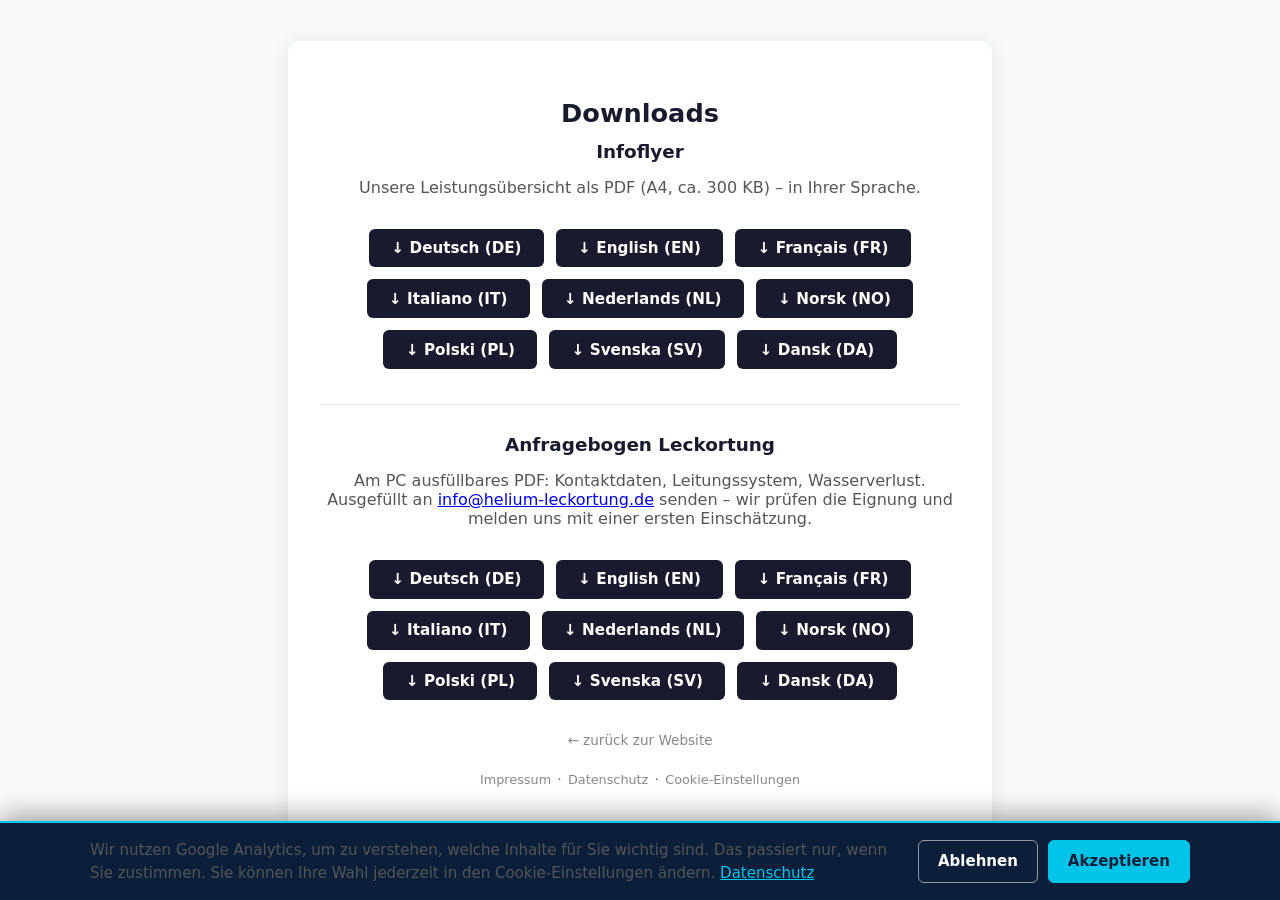
<file: download.html>
<!DOCTYPE html>
<html lang="de">
<head>
<meta charset="UTF-8">
<meta name="viewport" content="width=device-width,initial-scale=1">
<title>Downloads: Infoflyer und Anfragebogen (PDF) | MS Heliumtechnik</title>
<meta name="description" content="Infoflyer und ausfüllbarer Anfragebogen der MS Heliumtechnik als PDF in neun Sprachen: Helium-Leckortung für Fernwärme- und Prozesswassernetze im laufenden Betrieb.">
<link rel="canonical" href="https://helium-leckortung.de/download.html">
<link rel="icon" type="image/png" sizes="64x64" href="/favicon.png">
<meta name="robots" content="index, follow">
<style>
  body{font-family:system-ui,sans-serif;margin:0;background:#f8f9fa;color:#1a1a2e;display:flex;align-items:center;justify-content:center;min-height:100vh;}
  .box{background:#fff;border-radius:12px;padding:2.5rem 2rem;max-width:600px;width:100%;box-shadow:0 2px 20px rgba(0,0,0,.08);text-align:center;}
  h1{font-size:1.6rem;margin-bottom:.4rem}
  h2{font-size:1.15rem;margin:2.2rem 0 .3rem;padding-top:1.8rem;border-top:1px solid #e3e6ea}
  .box{max-width:640px}
  p{color:#555;margin-bottom:2rem}
  .grid{display:flex;flex-wrap:wrap;gap:.75rem;justify-content:center}
  a.btn{display:inline-block;padding:.65rem 1.4rem;background:#1a1a2e;color:#fff;border-radius:6px;text-decoration:none;font-weight:600;font-size:.95rem;transition:background .2s}
  a.btn:hover{background:#2d2d5e}
  .back{display:block;margin-top:2rem;color:#888;font-size:.85rem;text-decoration:none}
  .back:hover{color:#1a1a2e}
  .legal{margin-top:1.5rem;font-size:.8rem}
  .legal a{color:#888;text-decoration:none;margin:0 .4rem}
</style>
</head>
<body>
<div class="box">
  <h1>Downloads</h1>
  <h2 style="margin-top:.8rem;border:0;padding-top:0">Infoflyer</h2>
  <p>Unsere Leistungsübersicht als PDF (A4, ca. 300 KB) – in Ihrer Sprache.</p>
  <div class="grid">
    <a class="btn" href="/flyer-de.pdf" download="MS-Heliumtechnik-Flyer-DE.pdf" hreflang="de">↓ Deutsch (DE)</a>
    <a class="btn" href="/flyer-en.pdf" download="MS-Heliumtechnik-Flyer-EN.pdf" hreflang="en">↓ English (EN)</a>
    <a class="btn" href="/flyer-fr.pdf" download="MS-Heliumtechnik-Flyer-FR.pdf" hreflang="fr">↓ Français (FR)</a>
    <a class="btn" href="/flyer-it.pdf" download="MS-Heliumtechnik-Flyer-IT.pdf" hreflang="it">↓ Italiano (IT)</a>
    <a class="btn" href="/flyer-nl.pdf" download="MS-Heliumtechnik-Flyer-NL.pdf" hreflang="nl">↓ Nederlands (NL)</a>
    <a class="btn" href="/flyer-no.pdf" download="MS-Heliumtechnik-Flyer-NO.pdf" hreflang="no">↓ Norsk (NO)</a>
    <a class="btn" href="/flyer-pl.pdf" download="MS-Heliumtechnik-Flyer-PL.pdf" hreflang="pl">↓ Polski (PL)</a>
    <a class="btn" href="/flyer-sv.pdf" download="MS-Heliumtechnik-Flyer-SV.pdf" hreflang="sv">↓ Svenska (SV)</a>
    <a class="btn" href="/flyer-da.pdf" download="MS-Heliumtechnik-Flyer-DA.pdf" hreflang="da">↓ Dansk (DA)</a>
  </div>

  <h2>Anfragebogen Leckortung</h2>
  <p>Am PC ausfüllbares PDF: Kontaktdaten, Leitungssystem, Wasserverlust. Ausgefüllt an <a href="mailto:info@helium-leckortung.de?subject=Anfragebogen%20Leckortung">info@helium-leckortung.de</a> senden – wir prüfen die Eignung und melden uns mit einer ersten Einschätzung.</p>
  <div class="grid">
    <a class="btn" href="/anfragebogen-de.pdf" download="MS-Heliumtechnik-Anfragebogen-DE.pdf" hreflang="de">↓ Deutsch (DE)</a>
    <a class="btn" href="/anfragebogen-en.pdf" download="MS-Heliumtechnik-Anfragebogen-EN.pdf" hreflang="en">↓ English (EN)</a>
    <a class="btn" href="/anfragebogen-fr.pdf" download="MS-Heliumtechnik-Anfragebogen-FR.pdf" hreflang="fr">↓ Français (FR)</a>
    <a class="btn" href="/anfragebogen-it.pdf" download="MS-Heliumtechnik-Anfragebogen-IT.pdf" hreflang="it">↓ Italiano (IT)</a>
    <a class="btn" href="/anfragebogen-nl.pdf" download="MS-Heliumtechnik-Anfragebogen-NL.pdf" hreflang="nl">↓ Nederlands (NL)</a>
    <a class="btn" href="/anfragebogen-no.pdf" download="MS-Heliumtechnik-Anfragebogen-NO.pdf" hreflang="no">↓ Norsk (NO)</a>
    <a class="btn" href="/anfragebogen-pl.pdf" download="MS-Heliumtechnik-Anfragebogen-PL.pdf" hreflang="pl">↓ Polski (PL)</a>
    <a class="btn" href="/anfragebogen-sv.pdf" download="MS-Heliumtechnik-Anfragebogen-SV.pdf" hreflang="sv">↓ Svenska (SV)</a>
    <a class="btn" href="/anfragebogen-da.pdf" download="MS-Heliumtechnik-Anfragebogen-DA.pdf" hreflang="da">↓ Dansk (DA)</a>
  </div>
  <a href="/" class="back">← zurück zur Website</a>
  <p class="legal"><a href="/impressum.html">Impressum</a>·<a href="/datenschutz.html">Datenschutz</a>·<a href="#" data-consent-open>Cookie-Einstellungen</a></p>
</div>
<script src="/consent.js" defer></script>
</body>
</html>
</file>
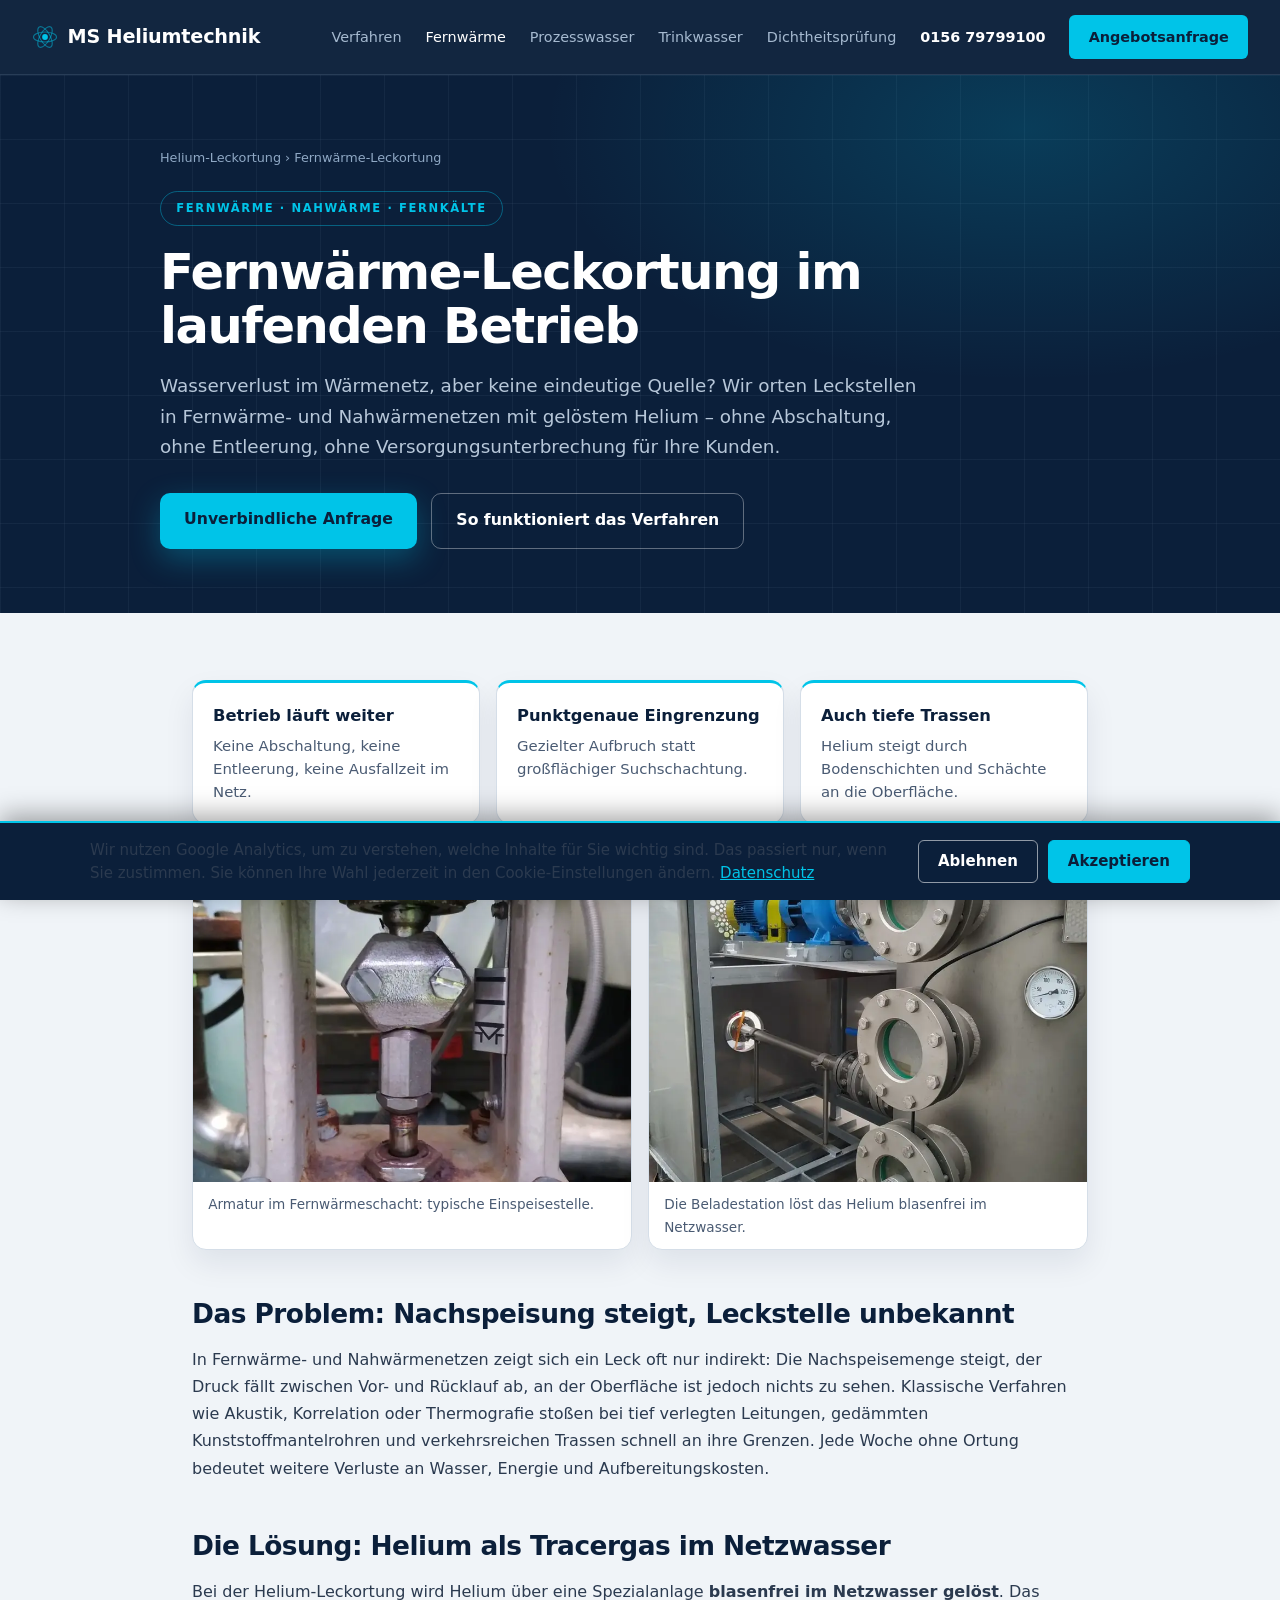
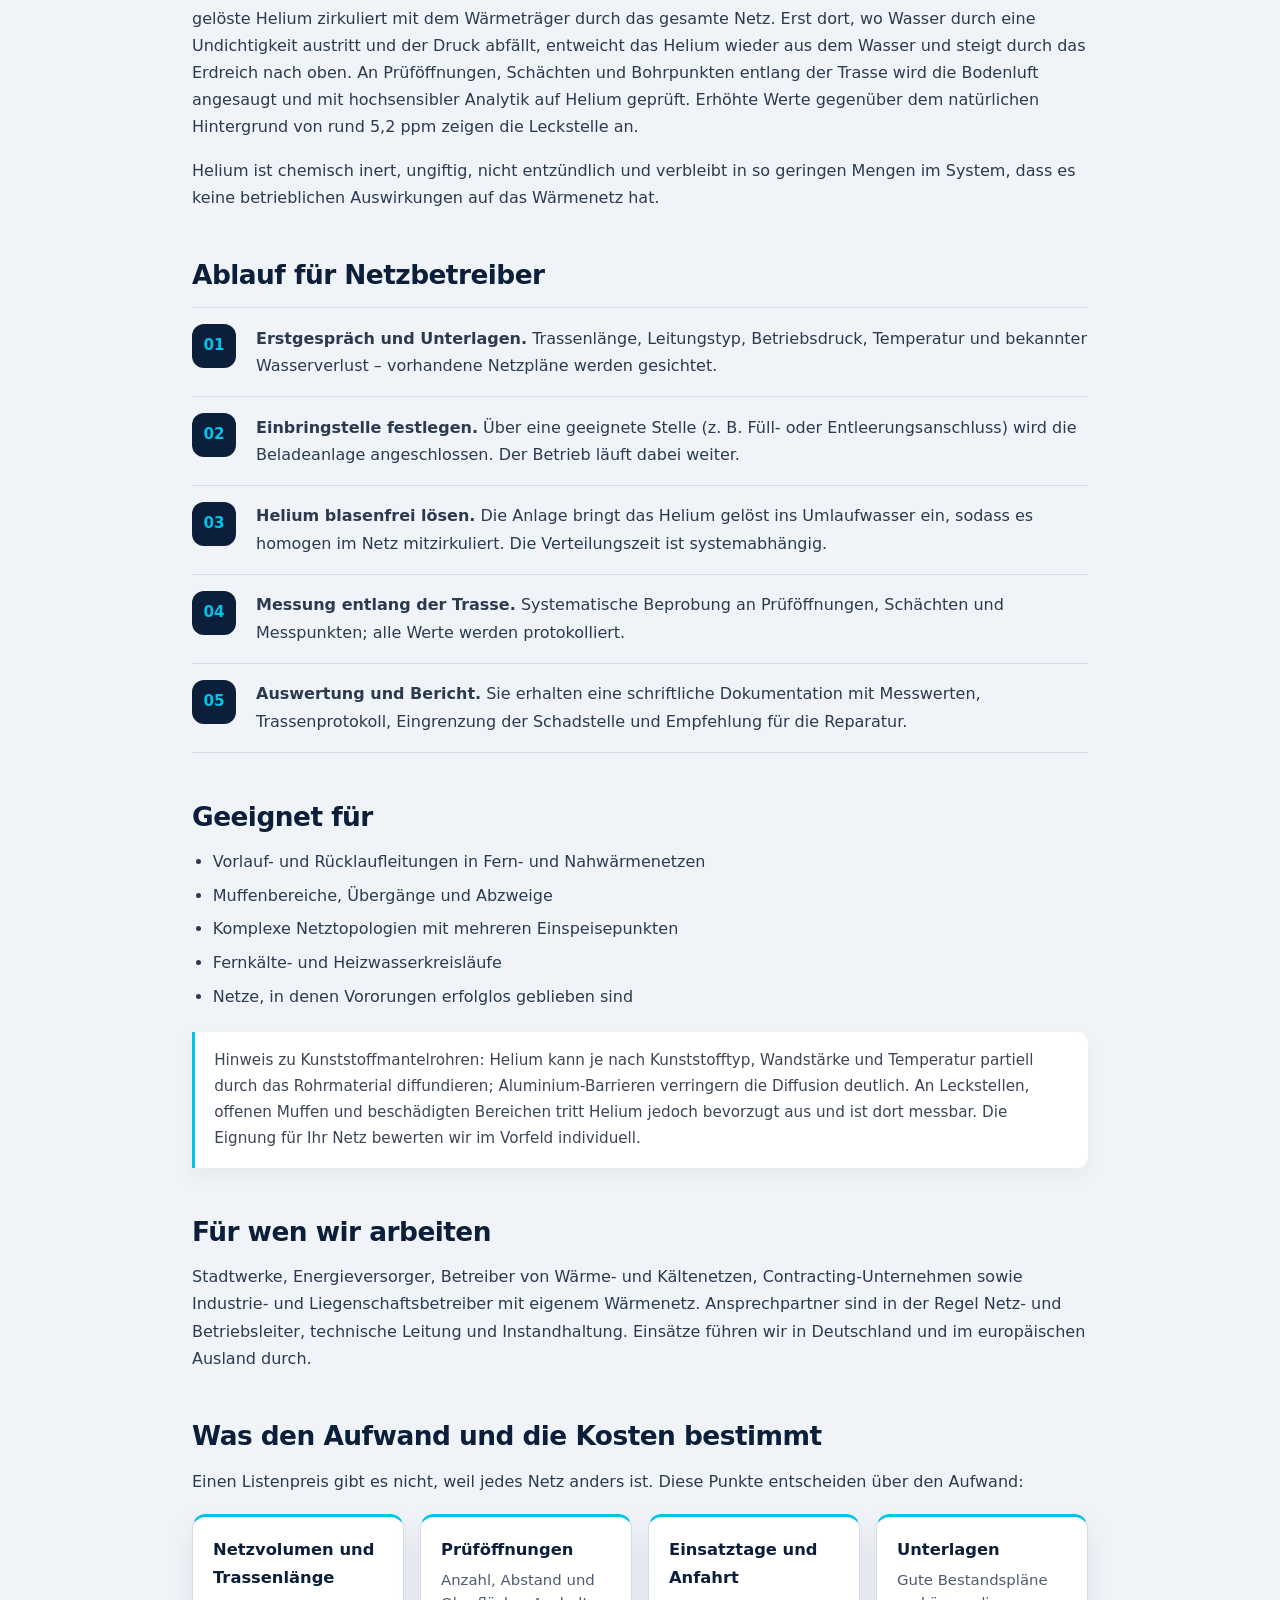
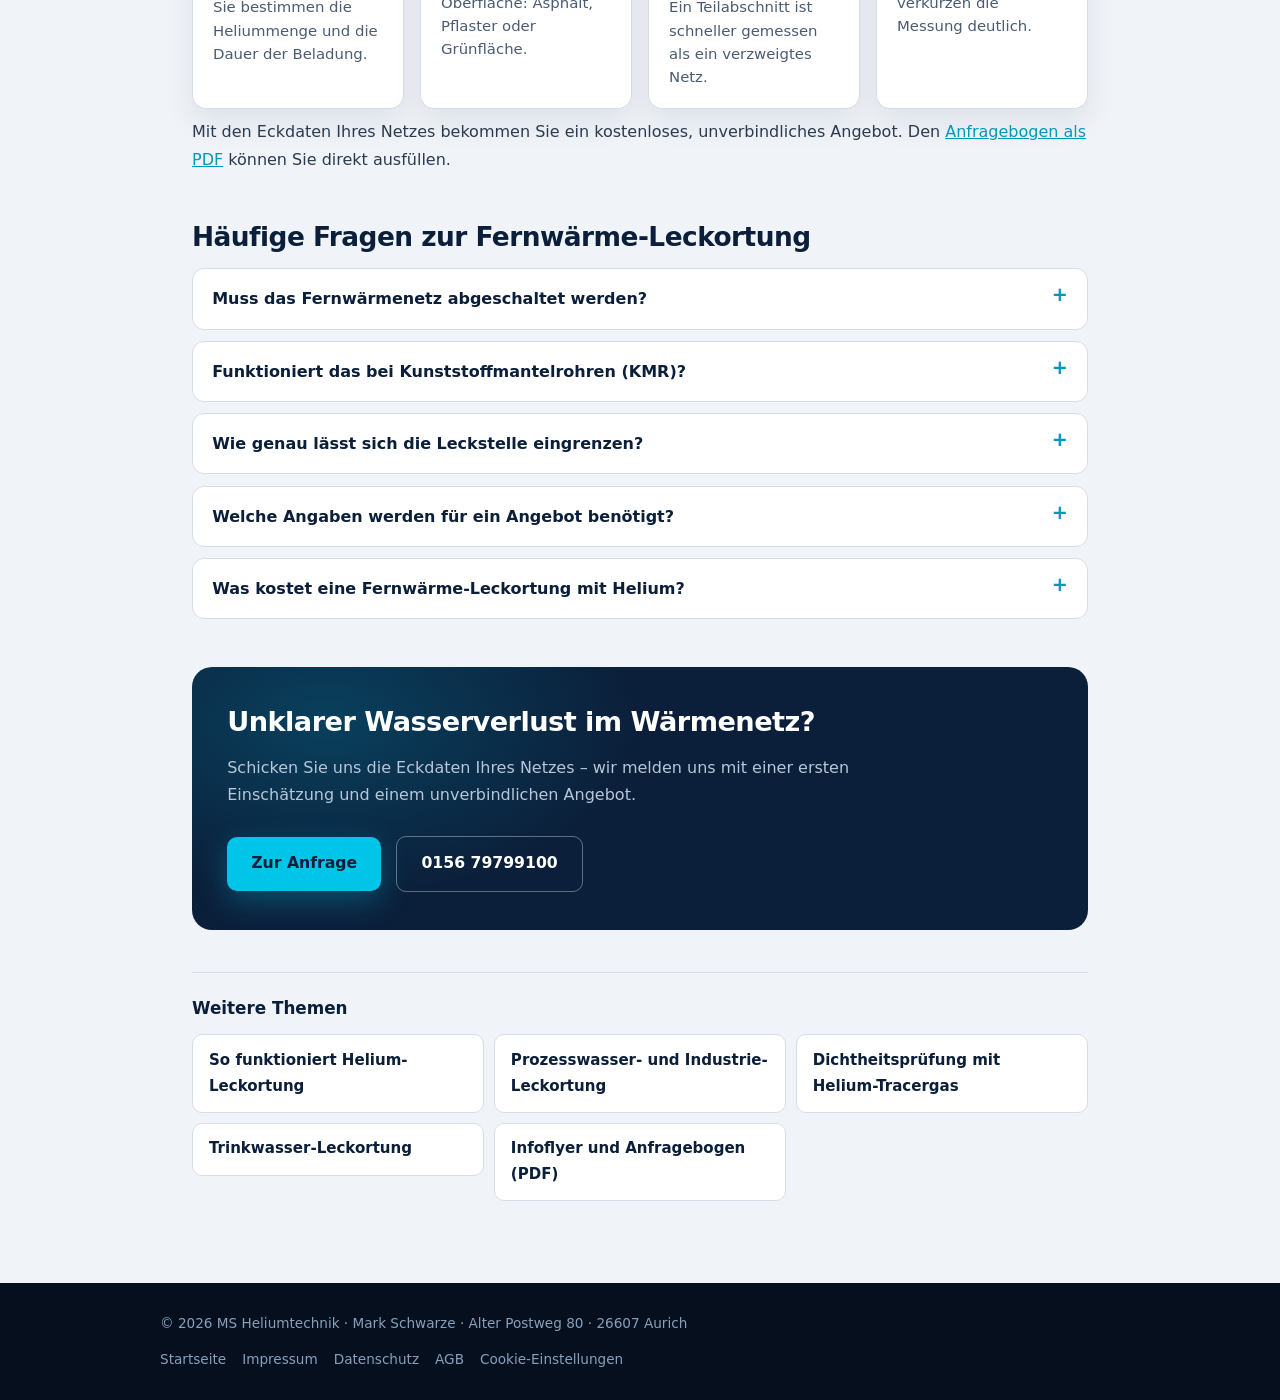
<file: fernwaerme-leckortung.html>
<!DOCTYPE html>
<html lang="de">
<head>
<meta charset="UTF-8">
<meta name="viewport" content="width=device-width,initial-scale=1">
<title>Fernwärme-Leckortung ohne Abschaltung: Ablauf, Dauer, Kosten</title>
<meta name="description" content="Leckortung in Fernwärme- und Nahwärmenetzen ohne Abschaltung und ohne Entleerung: gelöstes Helium zeigt die Leckstelle punktgenau. Für Stadtwerke und Netzbetreiber.">
<link rel="canonical" href="https://helium-leckortung.de/fernwaerme-leckortung.html">
<meta name="robots" content="index, follow, max-image-preview:large, max-snippet:-1">
<meta name="theme-color" content="#0B1F3A">
<link rel="icon" type="image/png" sizes="64x64" href="favicon.png">
<link rel="apple-touch-icon" sizes="180x180" href="apple-touch-icon.png">
<meta property="og:type" content="article">
<meta property="og:site_name" content="MS Heliumtechnik">
<meta property="og:title" content="Fernwärme-Leckortung ohne Abschaltung: Ablauf, Dauer, Kosten">
<meta property="og:description" content="Leckortung in Fernwärme- und Nahwärmenetzen im laufenden Betrieb – Helium-Verfahren, punktgenau, ohne Entleerung.">
<meta property="og:url" content="https://helium-leckortung.de/fernwaerme-leckortung.html">
<meta property="og:image" content="https://helium-leckortung.de/og-helium-leckortung.jpg">
<meta property="og:locale" content="de_DE">
<link rel="stylesheet" href="unterseite.css">
<script type="application/ld+json">
{
  "@context": "https://schema.org",
  "@graph": [
    {
      "@type": "Service",
      "@id": "https://helium-leckortung.de/fernwaerme-leckortung.html#service",
      "name": "Fernwärme-Leckortung im laufenden Betrieb",
      "serviceType": "Leckortung Fernwärme",
      "url": "https://helium-leckortung.de/fernwaerme-leckortung.html",
      "provider": {
        "@id": "https://helium-leckortung.de/#business"
      },
      "areaServed": [
        {
          "@type": "Country",
          "name": "Deutschland"
        },
        {
          "@type": "Country",
          "name": "Österreich"
        },
        {
          "@type": "Country",
          "name": "Schweiz"
        },
        {
          "@type": "Country",
          "name": "Italien"
        },
        {
          "@type": "Country",
          "name": "Niederlande"
        },
        {
          "@type": "Country",
          "name": "Belgien"
        },
        {
          "@type": "Country",
          "name": "Frankreich"
        },
        {
          "@type": "Country",
          "name": "Dänemark"
        },
        {
          "@type": "Country",
          "name": "Schweden"
        },
        {
          "@type": "Country",
          "name": "Norwegen"
        },
        {
          "@type": "Country",
          "name": "Polen"
        }
      ],
      "audience": {
        "@type": "BusinessAudience",
        "name": "Stadtwerke, Energieversorger, Wärmenetzbetreiber"
      },
      "description": "Leckortung in Fernwärme- und Nahwärmenetzen ohne Abschaltung und ohne Entleerung mit gelöstem Helium als Tracergas."
    },
    {
      "@type": "BreadcrumbList",
      "itemListElement": [
        {
          "@type": "ListItem",
          "position": 1,
          "name": "Helium-Leckortung",
          "item": "https://helium-leckortung.de/"
        },
        {
          "@type": "ListItem",
          "position": 2,
          "name": "Fernwärme-Leckortung",
          "item": "https://helium-leckortung.de/fernwaerme-leckortung.html"
        }
      ]
    },
    {
      "@type": "FAQPage",
      "mainEntity": [
        {
          "@type": "Question",
          "name": "Muss das Fernwärmenetz für die Leckortung abgeschaltet werden?",
          "acceptedAnswer": {
            "@type": "Answer",
            "text": "Nein. Das Helium wird im laufenden Betrieb gelöst in das Netzwasser eingebracht. Die Versorgung läuft weiter, es gibt keine Unterbrechung und keine Entleerung der Leitung."
          }
        },
        {
          "@type": "Question",
          "name": "Funktioniert das Verfahren bei Kunststoffmantelrohren (KMR)?",
          "acceptedAnswer": {
            "@type": "Answer",
            "text": "Helium kann je nach Kunststofftyp, Wandstärke und Temperatur partiell durch Rohrmaterial diffundieren. An Leckstellen, Muffen und Schwachstellen tritt es bevorzugt aus. Aluminium-Barrieren verringern die Diffusion deutlich, dennoch tritt Helium an Leckstellen, offenen Muffen und Übergängen aus und kann dort gemessen werden. Die Eignung wird im Einzelfall bewertet."
          }
        },
        {
          "@type": "Question",
          "name": "Wie genau lässt sich die Leckstelle im Wärmenetz eingrenzen?",
          "acceptedAnswer": {
            "@type": "Answer",
            "text": "Durch die hochsensible Analytik und die systematische Messung entlang der Trasse lässt sich die Schadstelle in der Regel auf wenige Meter eingrenzen. Die Genauigkeit hängt von Bodenaufbau, Leitungstiefe und Dichte der Prüföffnungen ab."
          }
        },
        {
          "@type": "Question",
          "name": "Welche Angaben werden für ein Angebot benötigt?",
          "acceptedAnswer": {
            "@type": "Answer",
            "text": "Trassenlänge, Leitungstyp, Medium, Betriebsdruck und -temperatur, bekannter Wasserverlust, Standort und vorhandene Unterlagen. Auf dieser Basis erstellen wir eine unverbindliche Einschätzung."
          }
        },
        {
          "@type": "Question",
          "name": "Was kostet eine Fernwärme-Leckortung mit Helium?",
          "acceptedAnswer": {
            "@type": "Answer",
            "text": "Das hängt von Netzvolumen, Trassenlänge, Zahl der Prüföffnungen, Einsatztagen und Anfahrt ab. Mit den Eckdaten Ihres Netzes erhalten Sie ein kostenloses, unverbindliches Angebot."
          }
        }
      ]
    }
  ]
}
</script>
</head>
<body>
<header class="top">
  <a class="brand" href="/"><svg width="26" height="26" viewBox="0 0 36 36" fill="none"><circle cx="18" cy="18" r="4" fill="#00C4E8"/><ellipse cx="18" cy="18" rx="16" ry="7" stroke="#00C4E8" stroke-width="1.5" opacity=".5"/><ellipse cx="18" cy="18" rx="16" ry="7" stroke="#00C4E8" stroke-width="1.5" opacity=".5" transform="rotate(60 18 18)"/><ellipse cx="18" cy="18" rx="16" ry="7" stroke="#00C4E8" stroke-width="1.5" opacity=".5" transform="rotate(120 18 18)"/></svg>MS Heliumtechnik</a>
  <nav>
    <a href="helium-leckortung-verfahren.html">Verfahren</a>
    <a href="fernwaerme-leckortung.html" aria-current="page">Fernwärme</a>
    <a href="prozesswasser-leckortung.html">Prozesswasser</a>
    <a href="trinkwasser-leckortung.html">Trinkwasser</a>
    <a href="dichtheitspruefung-helium.html">Dichtheitsprüfung</a>
    <a class="phone" href="tel:+4915679799100">0156&nbsp;79799100</a>
    <a class="cta" href="/#kontakt">Angebotsanfrage</a>
  </nav>
</header>

<section class="hero">
  <div class="wrap">
    <div class="crumbs"><a href="/">Helium-Leckortung</a> › Fernwärme-Leckortung</div>
    <div class="label">Fernwärme · Nahwärme · Fernkälte</div>
    <h1>Fernwärme-Leckortung im laufenden Betrieb</h1>
    <p class="lead">Wasserverlust im Wärmenetz, aber keine eindeutige Quelle? Wir orten Leckstellen in Fernwärme- und Nahwärmenetzen mit gelöstem Helium – ohne Abschaltung, ohne Entleerung, ohne Versorgungsunterbrechung für Ihre Kunden.</p>
    <div class="actions">
      <a class="btn btn-primary" href="/#kontakt">Unverbindliche Anfrage</a>
      <a class="btn btn-ghost" href="helium-leckortung-verfahren.html">So funktioniert das Verfahren</a>
    </div>
  </div>
</section>

<main>
  <div class="facts">
    <div class="fact"><strong>Betrieb läuft weiter</strong><span>Keine Abschaltung, keine Entleerung, keine Ausfallzeit im Netz.</span></div>
    <div class="fact"><strong>Punktgenaue Eingrenzung</strong><span>Gezielter Aufbruch statt großflächiger Suchschachtung.</span></div>
    <div class="fact"><strong>Auch tiefe Trassen</strong><span>Helium steigt durch Bodenschichten und Schächte an die Oberfläche.</span></div>
  </div>
  <div class="pics">
    <figure><img src="armatur.webp" width="800" height="1067" loading="lazy" decoding="async" alt="Fernwärme-Armatur mit Regelventil im Schacht"><figcaption>Armatur im Fernwärmeschacht: typische Einspeisestelle.</figcaption></figure>
    <figure><img src="beladestation.webp" width="800" height="1067" loading="lazy" decoding="async" alt="Helium-Beladestation der MS Heliumtechnik im Einsatz"><figcaption>Die Beladestation löst das Helium blasenfrei im Netzwasser.</figcaption></figure>
  </div>

  <h2>Das Problem: Nachspeisung steigt, Leckstelle unbekannt</h2>
  <p>In Fernwärme- und Nahwärmenetzen zeigt sich ein Leck oft nur indirekt: Die Nachspeisemenge steigt, der Druck fällt zwischen Vor- und Rücklauf ab, an der Oberfläche ist jedoch nichts zu sehen. Klassische Verfahren wie Akustik, Korrelation oder Thermografie stoßen bei tief verlegten Leitungen, gedämmten Kunststoffmantelrohren und verkehrsreichen Trassen schnell an ihre Grenzen. Jede Woche ohne Ortung bedeutet weitere Verluste an Wasser, Energie und Aufbereitungskosten.</p>

  <h2>Die Lösung: Helium als Tracergas im Netzwasser</h2>
  <p>Bei der Helium-Leckortung wird Helium über eine Spezialanlage <strong>blasenfrei im Netzwasser gelöst</strong>. Das gelöste Helium zirkuliert mit dem Wärmeträger durch das gesamte Netz. Erst dort, wo Wasser durch eine Undichtigkeit austritt und der Druck abfällt, entweicht das Helium wieder aus dem Wasser und steigt durch das Erdreich nach oben. An Prüföffnungen, Schächten und Bohrpunkten entlang der Trasse wird die Bodenluft angesaugt und mit hochsensibler Analytik auf Helium geprüft. Erhöhte Werte gegenüber dem natürlichen Hintergrund von rund 5,2 ppm zeigen die Leckstelle an.</p>
  <p>Helium ist chemisch inert, ungiftig, nicht entzündlich und verbleibt in so geringen Mengen im System, dass es keine betrieblichen Auswirkungen auf das Wärmenetz hat.</p>

  <h2>Ablauf für Netzbetreiber</h2>
  <ol class="steps">
    <li><strong>Erstgespräch und Unterlagen.</strong> Trassenlänge, Leitungstyp, Betriebsdruck, Temperatur und bekannter Wasserverlust – vorhandene Netzpläne werden gesichtet.</li>
    <li><strong>Einbringstelle festlegen.</strong> Über eine geeignete Stelle (z. B. Füll- oder Entleerungsanschluss) wird die Beladeanlage angeschlossen. Der Betrieb läuft dabei weiter.</li>
    <li><strong>Helium blasenfrei lösen.</strong> Die Anlage bringt das Helium gelöst ins Umlaufwasser ein, sodass es homogen im Netz mitzirkuliert. Die Verteilungszeit ist systemabhängig.</li>
    <li><strong>Messung entlang der Trasse.</strong> Systematische Beprobung an Prüföffnungen, Schächten und Messpunkten; alle Werte werden protokolliert.</li>
    <li><strong>Auswertung und Bericht.</strong> Sie erhalten eine schriftliche Dokumentation mit Messwerten, Trassenprotokoll, Eingrenzung der Schadstelle und Empfehlung für die Reparatur.</li>
  </ol>

  <h2>Geeignet für</h2>
  <ul>
    <li>Vorlauf- und Rücklaufleitungen in Fern- und Nahwärmenetzen</li>
    <li>Muffenbereiche, Übergänge und Abzweige</li>
    <li>Komplexe Netztopologien mit mehreren Einspeisepunkten</li>
    <li>Fernkälte- und Heizwasserkreisläufe</li>
    <li>Netze, in denen Vororungen erfolglos geblieben sind</li>
  </ul>
  <div class="note">Hinweis zu Kunststoffmantelrohren: Helium kann je nach Kunststofftyp, Wandstärke und Temperatur partiell durch das Rohrmaterial diffundieren; Aluminium-Barrieren verringern die Diffusion deutlich. An Leckstellen, offenen Muffen und beschädigten Bereichen tritt Helium jedoch bevorzugt aus und ist dort messbar. Die Eignung für Ihr Netz bewerten wir im Vorfeld individuell.</div>

  <h2>Für wen wir arbeiten</h2>
  <p>Stadtwerke, Energieversorger, Betreiber von Wärme- und Kältenetzen, Contracting-Unternehmen sowie Industrie- und Liegenschaftsbetreiber mit eigenem Wärmenetz. Ansprechpartner sind in der Regel Netz- und Betriebsleiter, technische Leitung und Instandhaltung. Einsätze führen wir in Deutschland und im europäischen Ausland durch.</p>

  <h2 id="kosten">Was den Aufwand und die Kosten bestimmt</h2>
  <p>Einen Listenpreis gibt es nicht, weil jedes Netz anders ist. Diese Punkte entscheiden über den Aufwand:</p>
  <div class="facts">
    <div class="fact"><strong>Netzvolumen und Trassenlänge</strong><span>Sie bestimmen die Heliummenge und die Dauer der Beladung.</span></div>
    <div class="fact"><strong>Prüföffnungen</strong><span>Anzahl, Abstand und Oberfläche: Asphalt, Pflaster oder Grünfläche.</span></div>
    <div class="fact"><strong>Einsatztage und Anfahrt</strong><span>Ein Teilabschnitt ist schneller gemessen als ein verzweigtes Netz.</span></div>
    <div class="fact"><strong>Unterlagen</strong><span>Gute Bestandspläne verkürzen die Messung deutlich.</span></div>
  </div>
  <p>Mit den Eckdaten Ihres Netzes bekommen Sie ein kostenloses, unverbindliches Angebot. Den <a href="download.html">Anfragebogen als PDF</a> können Sie direkt ausfüllen.</p>

  <h2 id="faq">Häufige Fragen zur Fernwärme-Leckortung</h2>
  <div class="faq">
    <details><summary>Muss das Fernwärmenetz abgeschaltet werden?</summary><p>Nein. Das Helium wird im laufenden Betrieb gelöst in das Netzwasser eingebracht. Die Versorgung läuft weiter, es gibt keine Unterbrechung und keine Entleerung der Leitung.</p></details>
    <details><summary>Funktioniert das bei Kunststoffmantelrohren (KMR)?</summary><p>Helium kann je nach Kunststofftyp, Wandstärke und Temperatur partiell durch Rohrmaterial diffundieren. An Leckstellen, Muffen und Schwachstellen tritt es bevorzugt aus. Aluminium-Barrieren verringern die Diffusion deutlich – dennoch tritt Helium an Leckstellen, offenen Muffen und Übergängen aus und kann dort gemessen werden. Die Eignung wird im Einzelfall bewertet.</p></details>
    <details><summary>Wie genau lässt sich die Leckstelle eingrenzen?</summary><p>Durch die hochsensible Analytik und die systematische Messung entlang der Trasse lässt sich die Schadstelle in der Regel auf wenige Meter eingrenzen. Die Genauigkeit hängt von Bodenaufbau, Leitungstiefe und Dichte der Prüföffnungen ab.</p></details>
    <details><summary>Welche Angaben werden für ein Angebot benötigt?</summary><p>Trassenlänge, Leitungstyp, Medium, Betriebsdruck und -temperatur, bekannter Wasserverlust, Standort und vorhandene Unterlagen. Auf dieser Basis erstellen wir eine unverbindliche Einschätzung.</p></details>
    <details><summary>Was kostet eine Fernwärme-Leckortung mit Helium?</summary><p>Das hängt von Netzvolumen, Trassenlänge, Zahl der Prüföffnungen, Einsatztagen und Anfahrt ab. Mit den Eckdaten Ihres Netzes erhalten Sie ein kostenloses, unverbindliches Angebot.</p></details>
  </div>

  <div class="cta">
    <h2>Unklarer Wasserverlust im Wärmenetz?</h2>
    <p>Schicken Sie uns die Eckdaten Ihres Netzes – wir melden uns mit einer ersten Einschätzung und einem unverbindlichen Angebot.</p>
    <a class="btn btn-primary" href="/#kontakt">Zur Anfrage</a>
    &nbsp; <a class="btn btn-ghost" href="tel:+4915679799100">0156&nbsp;79799100</a>
  </div>

  <div class="related">
    <h2>Weitere Themen</h2>
    <ul>
      <li><a href="helium-leckortung-verfahren.html">So funktioniert Helium-Leckortung</a></li>
      <li><a href="prozesswasser-leckortung.html">Prozesswasser- und Industrie-Leckortung</a></li>
      <li><a href="dichtheitspruefung-helium.html">Dichtheitsprüfung mit Helium-Tracergas</a></li>
      <li><a href="trinkwasser-leckortung.html">Trinkwasser-Leckortung</a></li>
      <li><a href="download.html">Infoflyer und Anfragebogen (PDF)</a></li>
    </ul>
  </div>
</main>

<footer>
  <div class="wrap">
    <span>© 2026 MS Heliumtechnik · Mark Schwarze · Alter Postweg 80 · 26607 Aurich</span>
    <span><a href="/">Startseite</a><a href="impressum.html">Impressum</a><a href="datenschutz.html">Datenschutz</a><a href="agb.html">AGB</a><a href="#" data-consent-open>Cookie-Einstellungen</a></span>
  </div>
</footer>
<script src="/consent.js" defer></script>
</body>
</html>
</file>
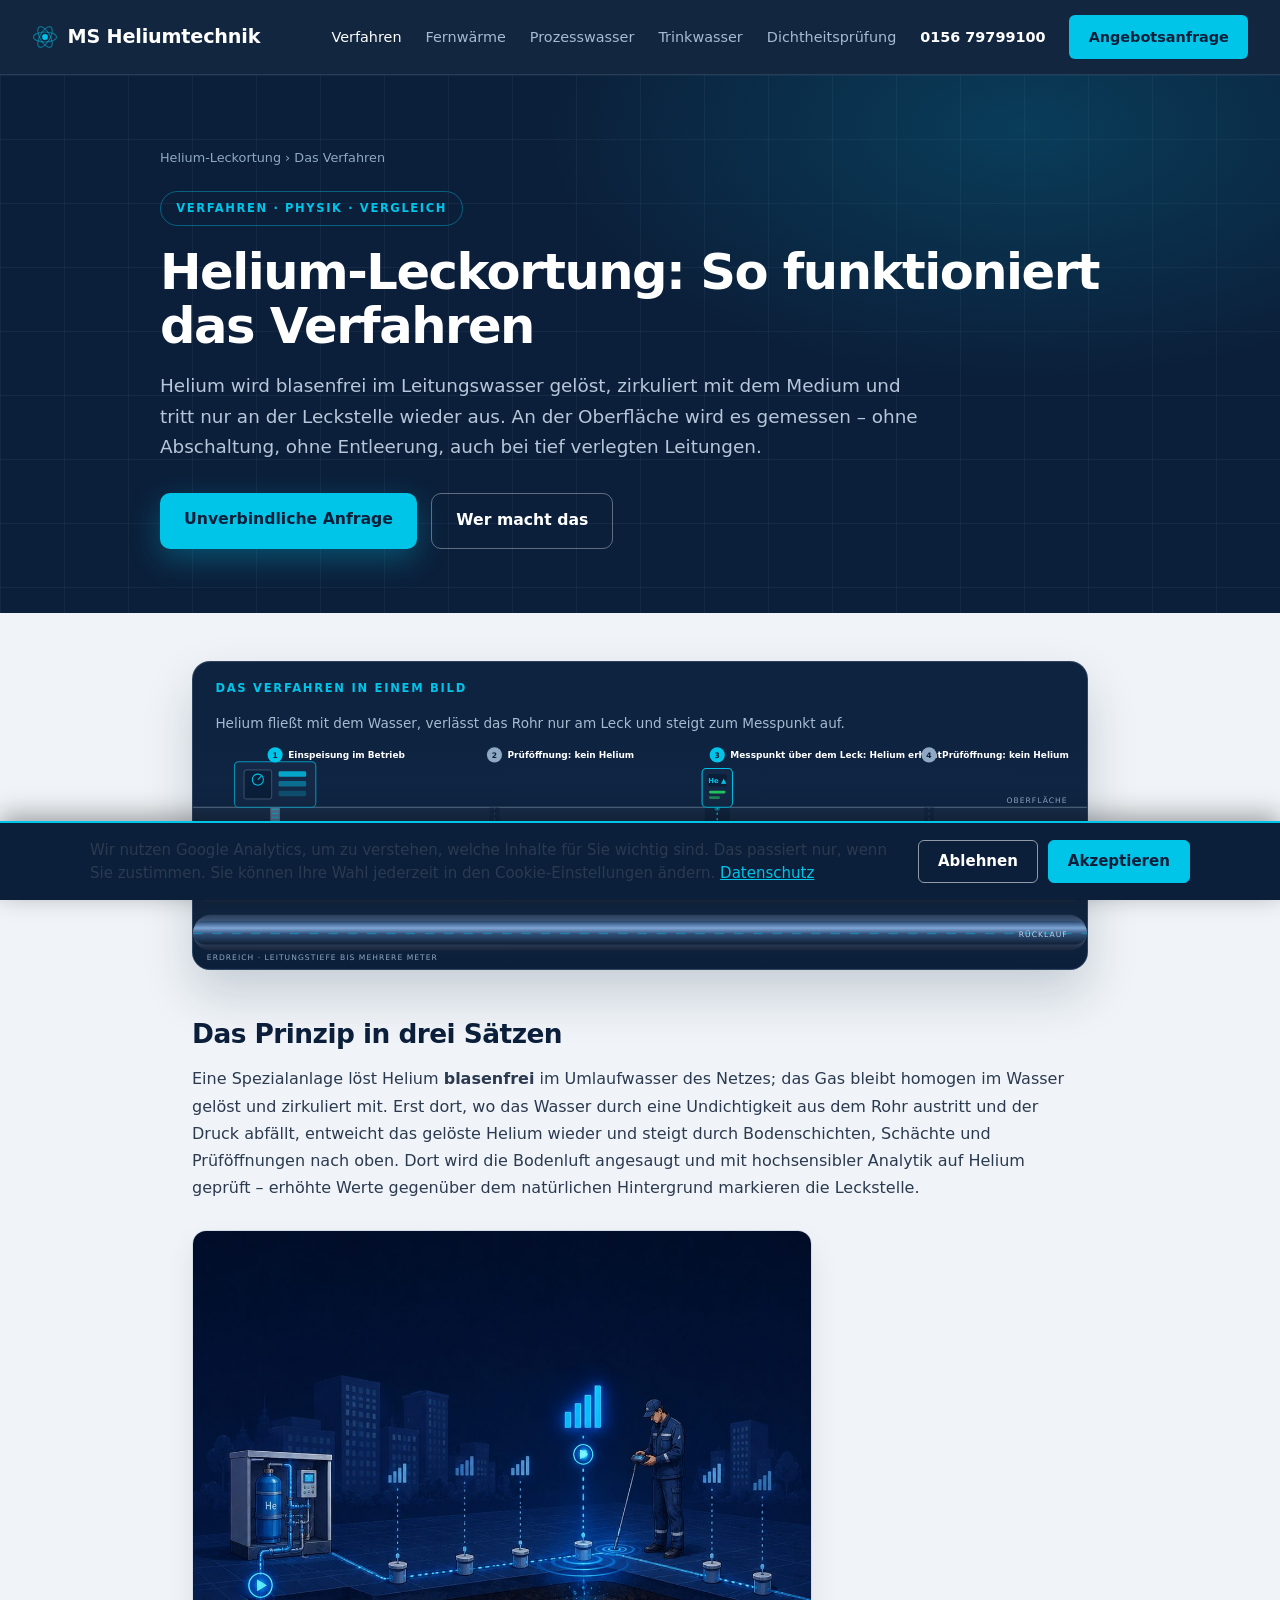
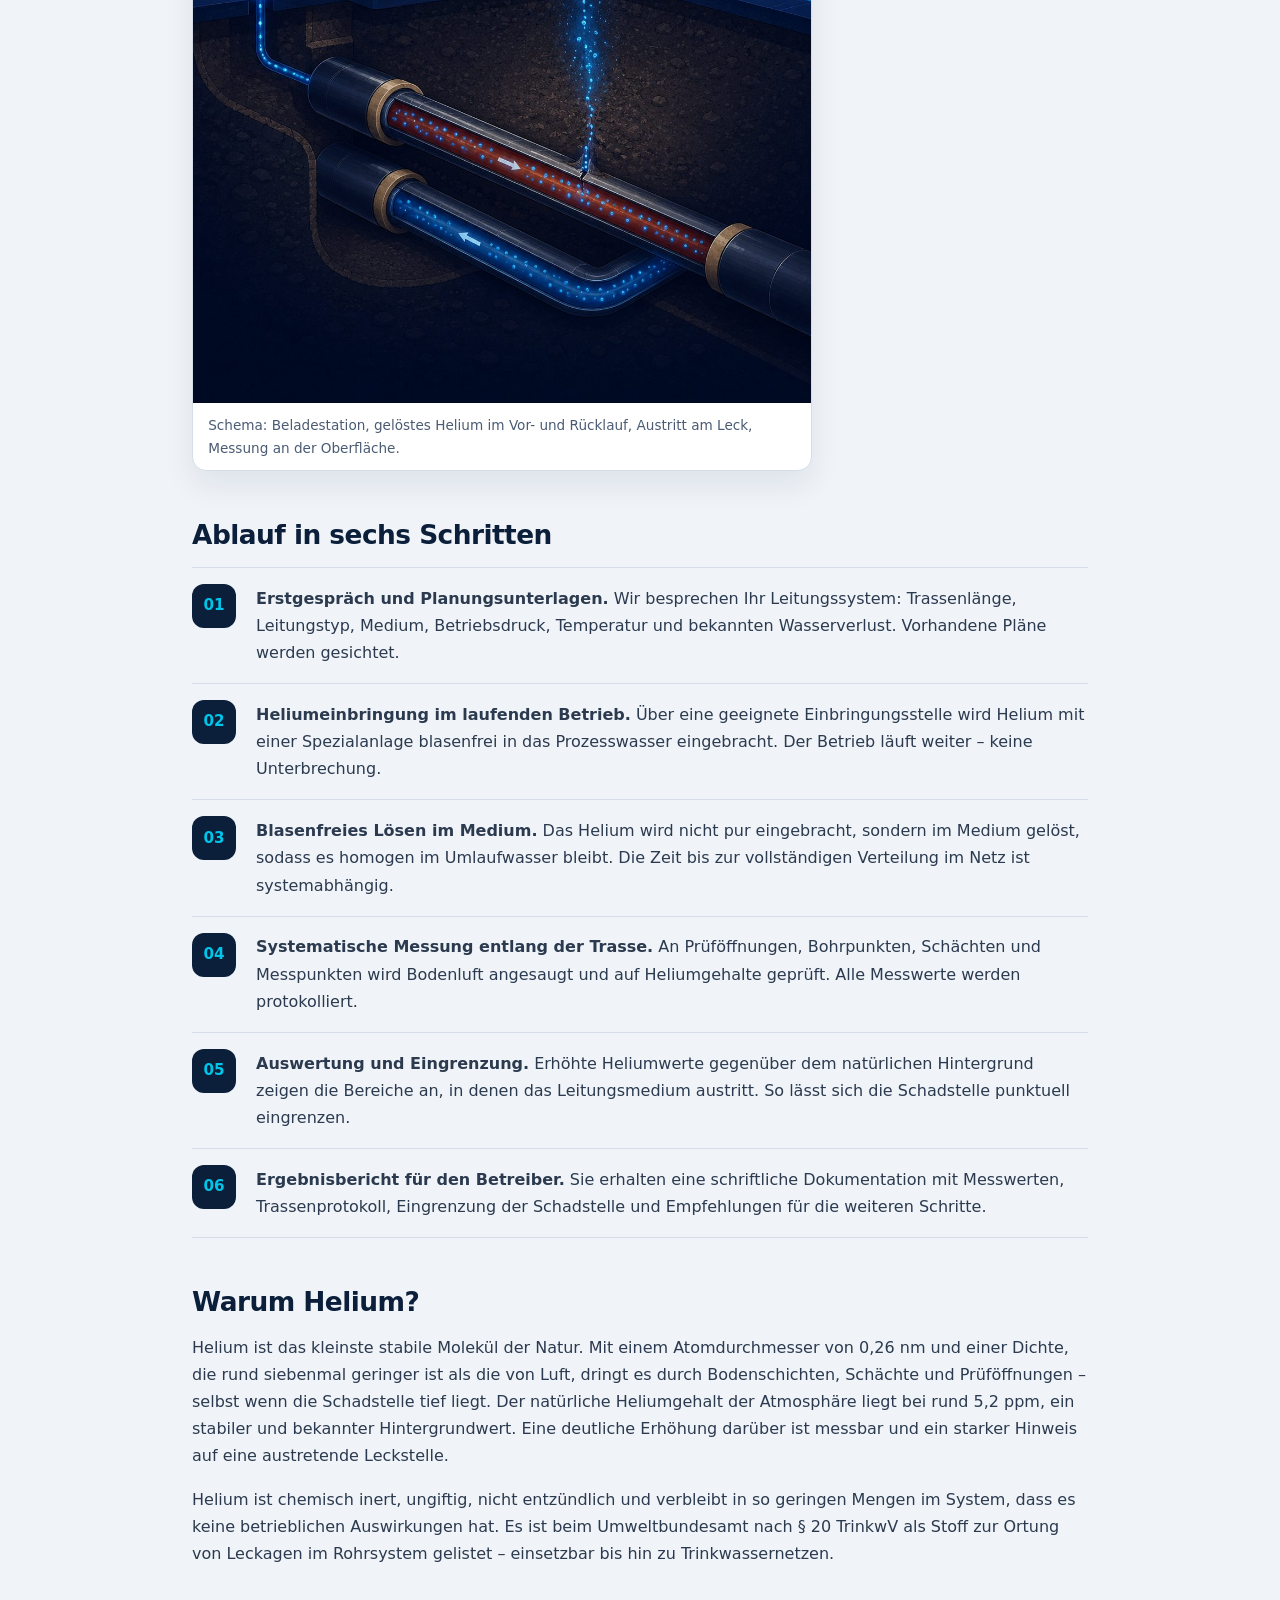
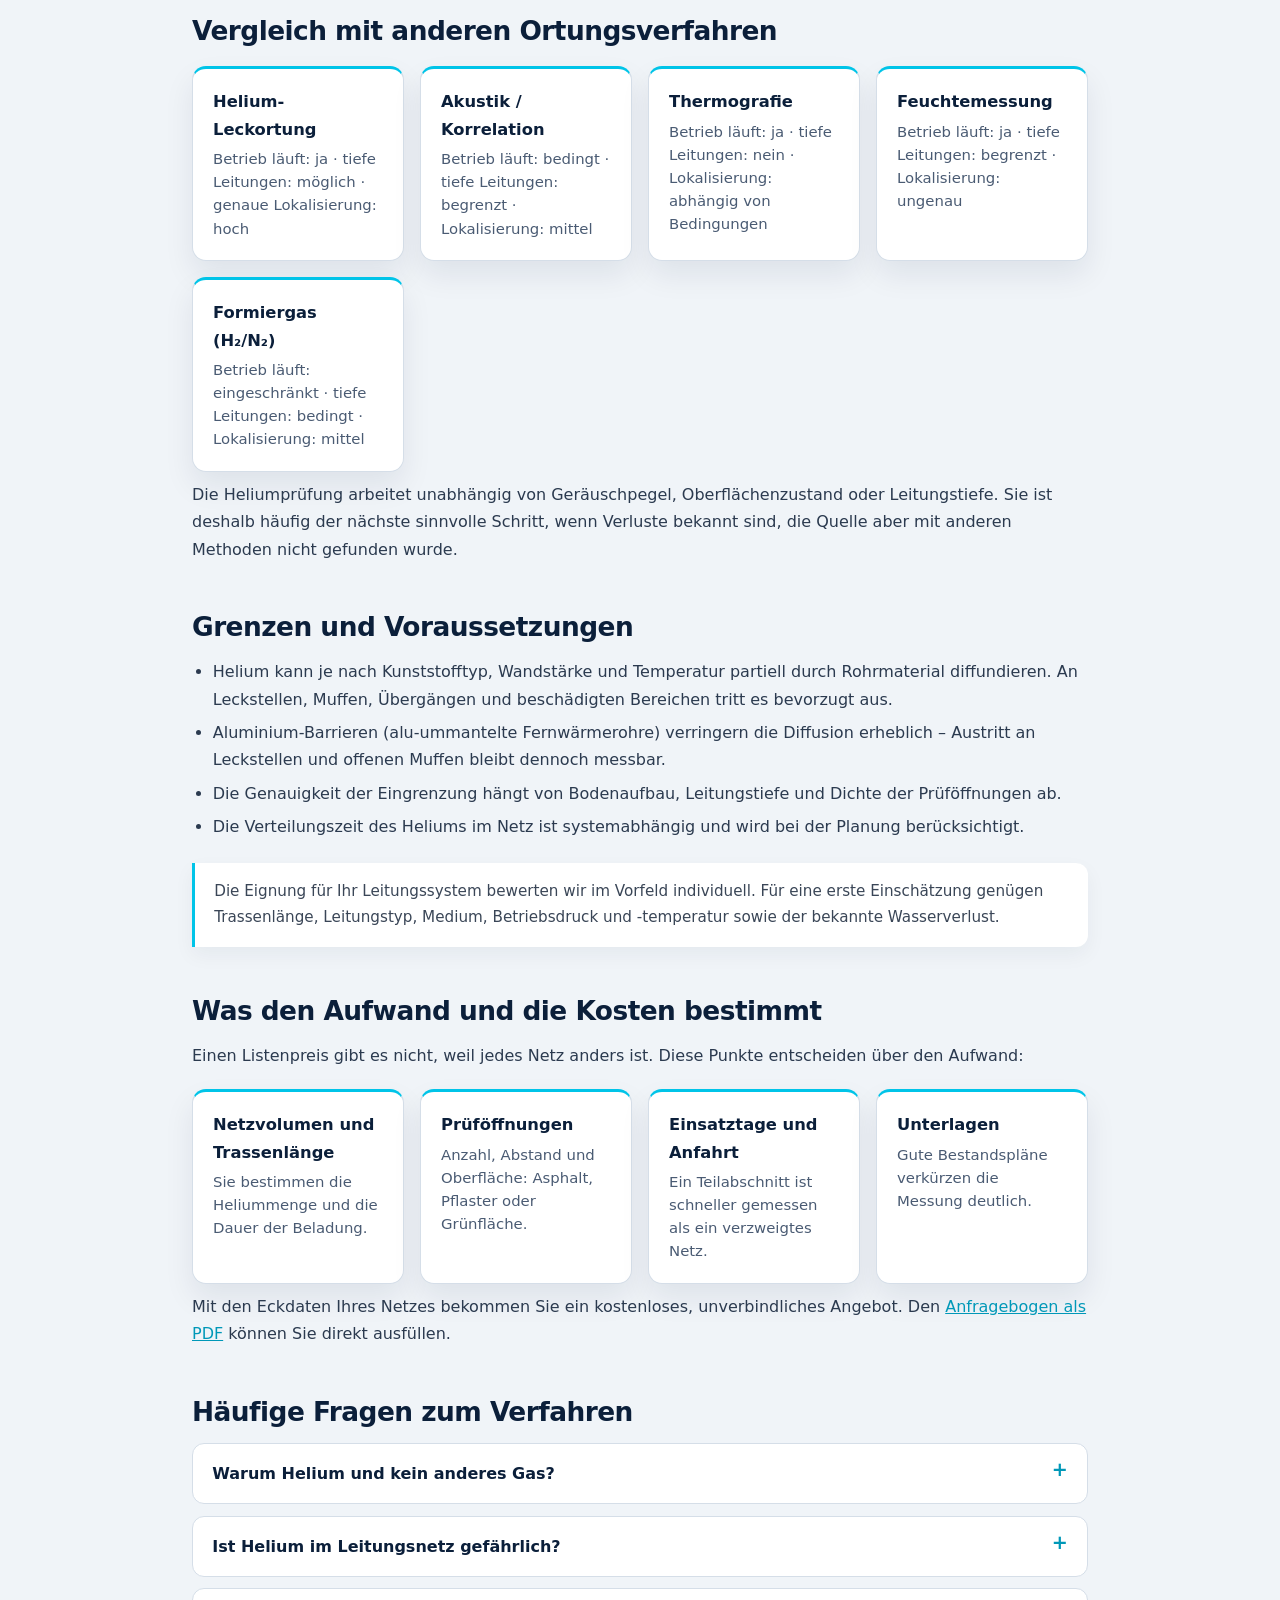
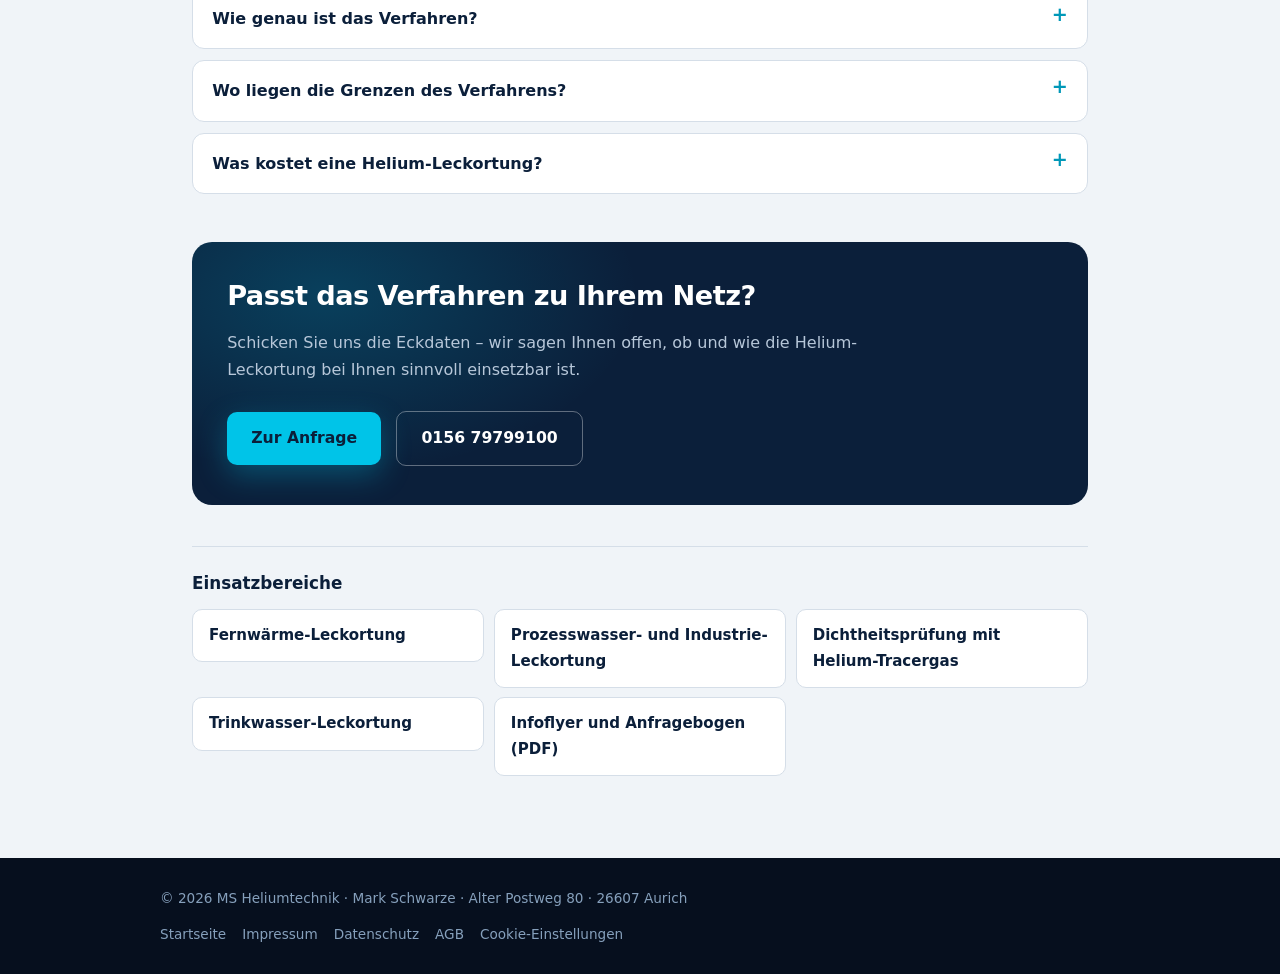
<file: helium-leckortung-verfahren.html>
<!DOCTYPE html>
<html lang="de">
<head>
<meta charset="UTF-8">
<meta name="viewport" content="width=device-width,initial-scale=1">
<title>Helium-Leckortung erklärt: 6 Schritte vom Einspeisen zum Bericht</title>
<meta name="description" content="Helium wird blasenfrei im Leitungswasser gelöst, tritt nur an der Leckstelle aus und wird oben gemessen. Ablauf in 6 Schritten, Vergleich mit Akustik und Thermografie.">
<link rel="canonical" href="https://helium-leckortung.de/helium-leckortung-verfahren.html">
<meta name="robots" content="index, follow, max-image-preview:large, max-snippet:-1">
<meta name="theme-color" content="#0B1F3A">
<link rel="icon" type="image/png" sizes="64x64" href="favicon.png">
<link rel="apple-touch-icon" sizes="180x180" href="apple-touch-icon.png">
<meta property="og:type" content="article">
<meta property="og:site_name" content="MS Heliumtechnik">
<meta property="og:title" content="Helium-Leckortung erklärt: 6 Schritte vom Einspeisen zum Bericht">
<meta property="og:description" content="Helium blasenfrei im Leitungswasser gelöst, Austritt nur an der Leckstelle, Messung an der Oberfläche – Ablauf, Vergleich und Grenzen.">
<meta property="og:url" content="https://helium-leckortung.de/helium-leckortung-verfahren.html">
<meta property="og:image" content="https://helium-leckortung.de/schema-helium-leckortung.jpg">
<meta property="og:locale" content="de_DE">
<link rel="stylesheet" href="unterseite.css">
<script type="application/ld+json">
{
  "@context": "https://schema.org",
  "@graph": [
    {
      "@type": "HowTo",
      "@id": "https://helium-leckortung.de/helium-leckortung-verfahren.html#howto",
      "name": "Ablauf der Helium-Leckortung im laufenden Betrieb",
      "description": "Leckortung an wasserführenden Leitungen mit gelöstem Helium als Tracergas – ohne Abschaltung und ohne Entleerung.",
      "step": [
        {
          "@type": "HowToStep",
          "name": "Erstgespräch und Planungsunterlagen",
          "text": "Trassenlänge, Leitungstyp, Medium, Betriebsdruck, Temperatur und bekannter Wasserverlust werden aufgenommen, vorhandene Pläne gesichtet."
        },
        {
          "@type": "HowToStep",
          "name": "Heliumeinbringung im laufenden Betrieb",
          "text": "Über eine geeignete Einbringungsstelle wird Helium mit einer Spezialanlage blasenfrei in das Prozesswasser eingebracht. Der Betrieb läuft weiter."
        },
        {
          "@type": "HowToStep",
          "name": "Blasenfreies Lösen im Medium",
          "text": "Das Helium bleibt homogen im Umlaufwasser gelöst und zirkuliert mit. Erst an einer Undichtigkeit, wo der Druck abfällt, entweicht es wieder aus dem Wasser."
        },
        {
          "@type": "HowToStep",
          "name": "Systematische Messung entlang der Trasse",
          "text": "An Prüföffnungen, Bohrpunkten, Schächten und Messpunkten wird Bodenluft angesaugt und mit hochsensibler Analytik auf Helium geprüft."
        },
        {
          "@type": "HowToStep",
          "name": "Auswertung und Eingrenzung",
          "text": "Erhöhte Heliumwerte gegenüber dem natürlichen Hintergrund zeigen die Bereiche an, in denen das Medium austritt. Die Schadstelle wird punktuell eingegrenzt."
        },
        {
          "@type": "HowToStep",
          "name": "Ergebnisbericht",
          "text": "Schriftliche Dokumentation mit Messwerten, Trassenprotokoll, Eingrenzung der Schadstelle und Empfehlungen."
        }
      ]
    },
    {
      "@type": "BreadcrumbList",
      "itemListElement": [
        {
          "@type": "ListItem",
          "position": 1,
          "name": "Helium-Leckortung",
          "item": "https://helium-leckortung.de/"
        },
        {
          "@type": "ListItem",
          "position": 2,
          "name": "Das Verfahren",
          "item": "https://helium-leckortung.de/helium-leckortung-verfahren.html"
        }
      ]
    },
    {
      "@type": "FAQPage",
      "mainEntity": [
        {
          "@type": "Question",
          "name": "Warum Helium und kein anderes Gas?",
          "acceptedAnswer": {
            "@type": "Answer",
            "text": "Helium ist das kleinste stabile Molekül der Natur, rund siebenmal leichter als Luft, chemisch inert, ungiftig und nicht entzündlich. Der natürliche Hintergrund von rund 5,2 ppm ist stabil und bekannt, sodass Erhöhungen eindeutig messbar sind. Helium ist zudem beim Umweltbundesamt nach § 20 TrinkwV als Stoff zur Ortung von Leckagen im Rohrsystem gelistet."
          }
        },
        {
          "@type": "Question",
          "name": "Ist Helium im Leitungsnetz gefährlich?",
          "acceptedAnswer": {
            "@type": "Answer",
            "text": "Nein. Helium ist chemisch inert, nicht toxisch, nicht brennbar und physiologisch unbedenklich. Es verbleibt in so geringen Mengen im System, dass es keine betrieblichen Auswirkungen hat."
          }
        },
        {
          "@type": "Question",
          "name": "Wie genau ist das Verfahren?",
          "acceptedAnswer": {
            "@type": "Answer",
            "text": "Durch die hochsensible Analytik und systematische Messung entlang der Trasse lässt sich die Schadstelle in der Regel auf wenige Meter eingrenzen. Die Genauigkeit hängt von Bodenaufbau, Leitungstiefe und Prüföffnungsdichte ab."
          }
        },
        {
          "@type": "Question",
          "name": "Wo liegen die Grenzen des Verfahrens?",
          "acceptedAnswer": {
            "@type": "Answer",
            "text": "Helium kann je nach Kunststofftyp, Wandstärke und Temperatur partiell durch Rohrmaterial diffundieren; Aluminium-Barrieren verringern die Diffusion erheblich. An Leckstellen, Muffen und beschädigten Stellen tritt es dennoch bevorzugt aus. Die Eignung für ein konkretes Leitungssystem wird im Vorfeld individuell bewertet."
          }
        },
        {
          "@type": "Question",
          "name": "Was kostet eine Helium-Leckortung?",
          "acceptedAnswer": {
            "@type": "Answer",
            "text": "Das hängt von Netzvolumen, Trassenlänge, Zahl der Prüföffnungen, Einsatztagen und Anfahrt ab. Mit den Eckdaten Ihres Netzes erhalten Sie ein kostenloses, unverbindliches Angebot."
          }
        }
      ]
    }
  ]
}
</script>
</head>
<body>
<header class="top">
  <a class="brand" href="/"><svg width="26" height="26" viewBox="0 0 36 36" fill="none"><circle cx="18" cy="18" r="4" fill="#00C4E8"/><ellipse cx="18" cy="18" rx="16" ry="7" stroke="#00C4E8" stroke-width="1.5" opacity=".5"/><ellipse cx="18" cy="18" rx="16" ry="7" stroke="#00C4E8" stroke-width="1.5" opacity=".5" transform="rotate(60 18 18)"/><ellipse cx="18" cy="18" rx="16" ry="7" stroke="#00C4E8" stroke-width="1.5" opacity=".5" transform="rotate(120 18 18)"/></svg>MS Heliumtechnik</a>
  <nav>
    <a href="helium-leckortung-verfahren.html" aria-current="page">Verfahren</a>
    <a href="fernwaerme-leckortung.html">Fernwärme</a>
    <a href="prozesswasser-leckortung.html">Prozesswasser</a>
    <a href="trinkwasser-leckortung.html">Trinkwasser</a>
    <a href="dichtheitspruefung-helium.html">Dichtheitsprüfung</a>
    <a class="phone" href="tel:+4915679799100">0156&nbsp;79799100</a>
    <a class="cta" href="/#kontakt">Angebotsanfrage</a>
  </nav>
</header>

<section class="hero">
  <div class="wrap">
    <div class="crumbs"><a href="/">Helium-Leckortung</a> › Das Verfahren</div>
    <div class="label">Verfahren · Physik · Vergleich</div>
    <h1>Helium-Leckortung: So funktioniert das Verfahren</h1>
    <p class="lead">Helium wird blasenfrei im Leitungswasser gelöst, zirkuliert mit dem Medium und tritt nur an der Leckstelle wieder aus. An der Oberfläche wird es gemessen – ohne Abschaltung, ohne Entleerung, auch bei tief verlegten Leitungen.</p>
    <div class="actions">
      <a class="btn btn-primary" href="/#kontakt">Unverbindliche Anfrage</a>
      <a class="btn btn-ghost" href="/#person">Wer macht das</a>
    </div>
  </div>
</section>

<main>
  <div class="illu">
    <div class="illu-head"><span class="illu-t">Das Verfahren in einem Bild</span><span class="illu-s">Helium fließt mit dem Wasser, verlässt das Rohr nur am Leck und steigt zum Messpunkt auf.</span></div>
    <svg viewBox="0 0 1296 330" class="illu-svg" role="img" aria-label="Schnitt durch eine Fernwärmetrasse: Helium wird eingespeist, tritt an der Leckstelle aus und wird am Messpunkt an der Oberfläche gemessen">
          <defs>
            <linearGradient id="v-sky" x1="0" y1="0" x2="0" y2="1"><stop offset="0" stop-color="#0E2340"></stop><stop offset="1" stop-color="#132C4D"></stop></linearGradient>
            <linearGradient id="v-soil" x1="0" y1="0" x2="0" y2="1"><stop offset="0" stop-color="#1A2F4C"></stop><stop offset="0.5" stop-color="#132741"></stop><stop offset="1" stop-color="#0B1F3A"></stop></linearGradient>
            <linearGradient id="v-pipeV" x1="0" y1="0" x2="0" y2="1"><stop offset="0" stop-color="#6E3A2E"></stop><stop offset="0.3" stop-color="#E07A5F"></stop><stop offset="0.55" stop-color="#8B4634"></stop><stop offset="1" stop-color="#2A1610"></stop></linearGradient>
            <linearGradient id="v-pipeR" x1="0" y1="0" x2="0" y2="1"><stop offset="0" stop-color="#27476E"></stop><stop offset="0.3" stop-color="#7FA6D6"></stop><stop offset="0.55" stop-color="#2F4F78"></stop><stop offset="1" stop-color="#101F35"></stop></linearGradient>
            <linearGradient id="v-mantle" x1="0" y1="0" x2="0" y2="1"><stop offset="0" stop-color="#2B3F5C"></stop><stop offset="0.4" stop-color="#5A7395"></stop><stop offset="1" stop-color="#16233A"></stop></linearGradient>
            <radialGradient id="v-glow"><stop offset="0" stop-color="#00C4E8" stop-opacity="0.95"></stop><stop offset="1" stop-color="#00C4E8" stop-opacity="0"></stop></radialGradient>
            <linearGradient id="v-plume" x1="0" y1="1" x2="0" y2="0"><stop offset="0" stop-color="#00C4E8" stop-opacity="0.55"></stop><stop offset="1" stop-color="#00C4E8" stop-opacity="0"></stop></linearGradient>
            <pattern id="v-dash" width="28" height="6" patternUnits="userSpaceOnUse"><rect x="0" y="2" width="14" height="2" rx="1" fill="#00C4E8" opacity="0.7"></rect></pattern>
          </defs>
          <rect x="0" y="0" width="1296" height="330" fill="url(#v-sky)"></rect>
          <rect x="0" y="96" width="1296" height="234" fill="url(#v-soil)"></rect>
          <line x1="0" y1="96" x2="1296" y2="96" stroke="#8FA8C4" stroke-opacity="0.6" stroke-width="1.5"></line>
          <line x1="0" y1="150" x2="1296" y2="150" stroke="#8FA8C4" stroke-opacity="0.12" stroke-dasharray="4 8"></line>
          <line x1="0" y1="290" x2="1296" y2="290" stroke="#8FA8C4" stroke-opacity="0.12" stroke-dasharray="4 8"></line>
          <rect x="60" y="30" width="118" height="66" rx="6" fill="#142947" stroke="#00C4E8" stroke-opacity="0.7" stroke-width="1.5"></rect>
          <rect x="74" y="42" width="40" height="42" rx="3" fill="#0B1F3A" stroke="#8FA8C4" stroke-opacity="0.5"></rect>
          <circle cx="94" cy="56" r="8" fill="none" stroke="#00C4E8" stroke-width="1.5"></circle><line x1="94" y1="56" x2="99" y2="51" stroke="#00C4E8" stroke-width="1.5"></line>
          <rect x="124" y="44" width="40" height="8" rx="2" fill="#00C4E8" opacity="0.8"></rect><rect x="124" y="58" width="40" height="8" rx="2" fill="#00C4E8" opacity="0.45"></rect><rect x="124" y="72" width="40" height="8" rx="2" fill="#00C4E8" opacity="0.25"></rect>
          <rect x="112" y="96" width="14" height="84" fill="#5A7395"></rect>
          <rect x="114" y="96" width="10" height="84" fill="url(#v-dash)"></rect>
          <rect x="0" y="176" width="1296" height="58" rx="29" fill="url(#v-mantle)"></rect>
          <rect x="0" y="186" width="1296" height="38" rx="19" fill="url(#v-pipeV)"></rect>
          <rect x="0" y="203" width="1296" height="6" fill="url(#v-dash)" opacity="0.9"></rect>
          <rect x="0" y="252" width="1296" height="52" rx="26" fill="url(#v-mantle)"></rect>
          <rect x="0" y="261" width="1296" height="34" rx="17" fill="url(#v-pipeR)"></rect>
          <rect x="0" y="276" width="1296" height="5" fill="url(#v-dash)" opacity="0.6"></rect>
          <path d="M760 186 q-6 -30 0 -60 q10 30 0 60z" fill="url(#v-plume)"></path>
          <path d="M752 186 l8 -10 l8 10z" fill="#FFFFFF"></path>
          <circle cx="760" cy="186" r="44" fill="url(#v-glow)" opacity="0.6"><animate attributeName="opacity" values="0.5;1;0.5" dur="2.2s" repeatCount="indefinite"></animate><animate attributeName="r" values="40;50;40" dur="2.2s" repeatCount="indefinite"></animate></circle>
          <circle cx="760" cy="176" r="4" fill="#00C4E8" opacity="0"><animate attributeName="cy" values="176;30" dur="3.6s" begin="0s" repeatCount="indefinite"></animate><animate attributeName="opacity" values="0;1;1;0" keyTimes="0;0.15;0.8;1" dur="3.6s" begin="0s" repeatCount="indefinite"></animate></circle>
          <circle cx="750" cy="176" r="3" fill="#00C4E8" opacity="0"><animate attributeName="cy" values="176;30" dur="3.6s" begin="1.2s" repeatCount="indefinite"></animate><animate attributeName="opacity" values="0;1;1;0" keyTimes="0;0.15;0.8;1" dur="3.6s" begin="1.2s" repeatCount="indefinite"></animate></circle>
          <circle cx="770" cy="176" r="3.5" fill="#00C4E8" opacity="0"><animate attributeName="cy" values="176;30" dur="3.6s" begin="2.4s" repeatCount="indefinite"></animate><animate attributeName="opacity" values="0;1;1;0" keyTimes="0;0.15;0.8;1" dur="3.6s" begin="2.4s" repeatCount="indefinite"></animate></circle>
          <circle cx="756" cy="176" r="2.5" fill="#7FE3F5" opacity="0"><animate attributeName="cy" values="176;30" dur="3.6s" begin="0.6s" repeatCount="indefinite"></animate><animate attributeName="opacity" values="0;1;1;0" keyTimes="0;0.15;0.8;1" dur="3.6s" begin="0.6s" repeatCount="indefinite"></animate></circle>
          <circle cx="766" cy="176" r="3" fill="#7FE3F5" opacity="0"><animate attributeName="cy" values="176;30" dur="3.6s" begin="1.8s" repeatCount="indefinite"></animate><animate attributeName="opacity" values="0;1;1;0" keyTimes="0;0.15;0.8;1" dur="3.6s" begin="1.8s" repeatCount="indefinite"></animate></circle>
          <rect x="742" y="96" width="36" height="80" fill="#0B1F3A" opacity="0.55"></rect>
          <line x1="760" y1="96" x2="760" y2="176" stroke="#00C4E8" stroke-width="2" stroke-dasharray="3 5"></line>
          <rect x="738" y="40" width="44" height="56" rx="6" fill="#142947" stroke="#00C4E8" stroke-width="1.5"></rect>
          <rect x="746" y="48" width="28" height="18" rx="3" fill="#0B1F3A"></rect>
          <text x="760" y="61" text-anchor="middle" font-size="10" font-weight="700" fill="#00C4E8">He ▲</text>
          <rect x="748" y="72" width="24" height="4" rx="2" fill="#22C55E"></rect><rect x="748" y="80" width="16" height="4" rx="2" fill="#22C55E" opacity="0.6"></rect>
          <rect x="430" y="96" width="14" height="80" fill="#0B1F3A" opacity="0.4"></rect><line x1="437" y1="96" x2="437" y2="176" stroke="#8FA8C4" stroke-opacity="0.35" stroke-dasharray="3 5"></line>
          <rect x="1060" y="96" width="14" height="80" fill="#0B1F3A" opacity="0.4"></rect><line x1="1067" y1="96" x2="1067" y2="176" stroke="#8FA8C4" stroke-opacity="0.35" stroke-dasharray="3 5"></line>
          <g class="illu-labels">
            <circle cx="119" cy="20" r="11" fill="#00C4E8"></circle><text x="119" y="24" text-anchor="middle" font-size="11" font-weight="800" fill="#0B1F3A">1</text>
            <text x="138" y="24" font-size="13" font-weight="700" fill="#FFFFFF">Einspeisung im Betrieb</text>
            <circle cx="437" cy="20" r="11" fill="#8FA8C4"></circle><text x="437" y="24" text-anchor="middle" font-size="11" font-weight="800" fill="#0B1F3A">2</text>
            <text x="456" y="24" font-size="13" font-weight="700" fill="#FFFFFF">Prüföffnung: kein Helium</text>
            <circle cx="760" cy="20" r="11" fill="#00C4E8"></circle><text x="760" y="24" text-anchor="middle" font-size="11" font-weight="800" fill="#0B1F3A">3</text>
            <text x="779" y="24" font-size="13" font-weight="700" fill="#FFFFFF">Messpunkt über dem Leck: Helium erhöht</text>
            <circle cx="1067" cy="20" r="11" fill="#8FA8C4"></circle><text x="1067" y="24" text-anchor="middle" font-size="11" font-weight="800" fill="#0B1F3A">4</text>
            <text x="1086" y="24" font-size="13" font-weight="700" fill="#FFFFFF">Prüföffnung: kein Helium</text>
            <text x="1268" y="212" text-anchor="end" font-size="11" fill="#FFD9CE" letter-spacing="1.5" opacity="0.9">VORLAUF</text>
            <text x="1268" y="284" text-anchor="end" font-size="11" fill="#CFE0F5" letter-spacing="1.5" opacity="0.9">RÜCKLAUF</text>
            <text x="20" y="318" font-size="11" fill="#8FA8C4" letter-spacing="1.5">ERDREICH · LEITUNGSTIEFE BIS MEHRERE METER</text>
            <text x="1268" y="90" text-anchor="end" font-size="11" fill="#8FA8C4" letter-spacing="1.5">OBERFLÄCHE</text>
          </g>
        </svg>
    <ol class="illu-legend">
      <li><span class="n">1</span><span>Einspeisung im Betrieb</span></li>
      <li><span class="n">2</span><span>Prüföffnung: kein Helium</span></li>
      <li><span class="n">3</span><span>Messpunkt über dem Leck: Helium erhöht</span></li>
      <li><span class="n">4</span><span>Prüföffnung: kein Helium</span></li>
    </ol>
  </div>

  <h2>Das Prinzip in drei Sätzen</h2>
  <p>Eine Spezialanlage löst Helium <strong>blasenfrei</strong> im Umlaufwasser des Netzes; das Gas bleibt homogen im Wasser gelöst und zirkuliert mit. Erst dort, wo das Wasser durch eine Undichtigkeit aus dem Rohr austritt und der Druck abfällt, entweicht das gelöste Helium wieder und steigt durch Bodenschichten, Schächte und Prüföffnungen nach oben. Dort wird die Bodenluft angesaugt und mit hochsensibler Analytik auf Helium geprüft – erhöhte Werte gegenüber dem natürlichen Hintergrund markieren die Leckstelle.</p>

  <div class="pics one">
    <figure><img src="schema-helium-leckortung.jpg" width="1122" height="1402" loading="lazy" decoding="async" alt="Schema der Helium-Leckortung: Beladestation, gelöstes Helium in Vor- und Rücklauf, Austritt an der Leckstelle und Detektion an der Oberfläche"><figcaption>Schema: Beladestation, gelöstes Helium im Vor- und Rücklauf, Austritt am Leck, Messung an der Oberfläche.</figcaption></figure>
  </div>

  <h2>Ablauf in sechs Schritten</h2>
  <ol class="steps">
    <li><strong>Erstgespräch und Planungsunterlagen.</strong> Wir besprechen Ihr Leitungssystem: Trassenlänge, Leitungstyp, Medium, Betriebsdruck, Temperatur und bekannten Wasserverlust. Vorhandene Pläne werden gesichtet.</li>
    <li><strong>Heliumeinbringung im laufenden Betrieb.</strong> Über eine geeignete Einbringungsstelle wird Helium mit einer Spezialanlage blasenfrei in das Prozesswasser eingebracht. Der Betrieb läuft weiter – keine Unterbrechung.</li>
    <li><strong>Blasenfreies Lösen im Medium.</strong> Das Helium wird nicht pur eingebracht, sondern im Medium gelöst, sodass es homogen im Umlaufwasser bleibt. Die Zeit bis zur vollständigen Verteilung im Netz ist systemabhängig.</li>
    <li><strong>Systematische Messung entlang der Trasse.</strong> An Prüföffnungen, Bohrpunkten, Schächten und Messpunkten wird Bodenluft angesaugt und auf Heliumgehalte geprüft. Alle Messwerte werden protokolliert.</li>
    <li><strong>Auswertung und Eingrenzung.</strong> Erhöhte Heliumwerte gegenüber dem natürlichen Hintergrund zeigen die Bereiche an, in denen das Leitungsmedium austritt. So lässt sich die Schadstelle punktuell eingrenzen.</li>
    <li><strong>Ergebnisbericht für den Betreiber.</strong> Sie erhalten eine schriftliche Dokumentation mit Messwerten, Trassenprotokoll, Eingrenzung der Schadstelle und Empfehlungen für die weiteren Schritte.</li>
  </ol>

  <h2>Warum Helium?</h2>
  <p>Helium ist das kleinste stabile Molekül der Natur. Mit einem Atomdurchmesser von 0,26 nm und einer Dichte, die rund siebenmal geringer ist als die von Luft, dringt es durch Bodenschichten, Schächte und Prüföffnungen – selbst wenn die Schadstelle tief liegt. Der natürliche Heliumgehalt der Atmosphäre liegt bei rund 5,2 ppm, ein stabiler und bekannter Hintergrundwert. Eine deutliche Erhöhung darüber ist messbar und ein starker Hinweis auf eine austretende Leckstelle.</p>
  <p>Helium ist chemisch inert, ungiftig, nicht entzündlich und verbleibt in so geringen Mengen im System, dass es keine betrieblichen Auswirkungen hat. Es ist beim Umweltbundesamt nach § 20 TrinkwV als Stoff zur Ortung von Leckagen im Rohrsystem gelistet – einsetzbar bis hin zu Trinkwassernetzen.</p>

  <h2>Vergleich mit anderen Ortungsverfahren</h2>
  <div class="facts">
    <div class="fact"><strong>Helium-Leckortung</strong><span>Betrieb läuft: ja · tiefe Leitungen: möglich · genaue Lokalisierung: hoch</span></div>
    <div class="fact"><strong>Akustik / Korrelation</strong><span>Betrieb läuft: bedingt · tiefe Leitungen: begrenzt · Lokalisierung: mittel</span></div>
    <div class="fact"><strong>Thermografie</strong><span>Betrieb läuft: ja · tiefe Leitungen: nein · Lokalisierung: abhängig von Bedingungen</span></div>
    <div class="fact"><strong>Feuchtemessung</strong><span>Betrieb läuft: ja · tiefe Leitungen: begrenzt · Lokalisierung: ungenau</span></div>
    <div class="fact"><strong>Formiergas (H₂/N₂)</strong><span>Betrieb läuft: eingeschränkt · tiefe Leitungen: bedingt · Lokalisierung: mittel</span></div>
  </div>
  <p>Die Heliumprüfung arbeitet unabhängig von Geräuschpegel, Oberflächenzustand oder Leitungstiefe. Sie ist deshalb häufig der nächste sinnvolle Schritt, wenn Verluste bekannt sind, die Quelle aber mit anderen Methoden nicht gefunden wurde.</p>

  <h2>Grenzen und Voraussetzungen</h2>
  <ul>
    <li>Helium kann je nach Kunststofftyp, Wandstärke und Temperatur partiell durch Rohrmaterial diffundieren. An Leckstellen, Muffen, Übergängen und beschädigten Bereichen tritt es bevorzugt aus.</li>
    <li>Aluminium-Barrieren (alu-ummantelte Fernwärmerohre) verringern die Diffusion erheblich – Austritt an Leckstellen und offenen Muffen bleibt dennoch messbar.</li>
    <li>Die Genauigkeit der Eingrenzung hängt von Bodenaufbau, Leitungstiefe und Dichte der Prüföffnungen ab.</li>
    <li>Die Verteilungszeit des Heliums im Netz ist systemabhängig und wird bei der Planung berücksichtigt.</li>
  </ul>
  <div class="note">Die Eignung für Ihr Leitungssystem bewerten wir im Vorfeld individuell. Für eine erste Einschätzung genügen Trassenlänge, Leitungstyp, Medium, Betriebsdruck und -temperatur sowie der bekannte Wasserverlust.</div>

  <h2 id="kosten">Was den Aufwand und die Kosten bestimmt</h2>
  <p>Einen Listenpreis gibt es nicht, weil jedes Netz anders ist. Diese Punkte entscheiden über den Aufwand:</p>
  <div class="facts">
    <div class="fact"><strong>Netzvolumen und Trassenlänge</strong><span>Sie bestimmen die Heliummenge und die Dauer der Beladung.</span></div>
    <div class="fact"><strong>Prüföffnungen</strong><span>Anzahl, Abstand und Oberfläche: Asphalt, Pflaster oder Grünfläche.</span></div>
    <div class="fact"><strong>Einsatztage und Anfahrt</strong><span>Ein Teilabschnitt ist schneller gemessen als ein verzweigtes Netz.</span></div>
    <div class="fact"><strong>Unterlagen</strong><span>Gute Bestandspläne verkürzen die Messung deutlich.</span></div>
  </div>
  <p>Mit den Eckdaten Ihres Netzes bekommen Sie ein kostenloses, unverbindliches Angebot. Den <a href="download.html">Anfragebogen als PDF</a> können Sie direkt ausfüllen.</p>

  <h2 id="faq">Häufige Fragen zum Verfahren</h2>
  <div class="faq">
    <details><summary>Warum Helium und kein anderes Gas?</summary><p>Helium ist das kleinste stabile Molekül der Natur, rund siebenmal leichter als Luft, chemisch inert, ungiftig und nicht entzündlich. Der natürliche Hintergrund von rund 5,2 ppm ist stabil und bekannt, sodass Erhöhungen eindeutig messbar sind.</p></details>
    <details><summary>Ist Helium im Leitungsnetz gefährlich?</summary><p>Nein. Helium ist chemisch inert, nicht toxisch, nicht brennbar und physiologisch unbedenklich. Es verbleibt in so geringen Mengen im System, dass es keine betrieblichen Auswirkungen hat.</p></details>
    <details><summary>Wie genau ist das Verfahren?</summary><p>Durch die hochsensible Analytik und systematische Messung entlang der Trasse lässt sich die Schadstelle in der Regel auf wenige Meter eingrenzen. Die Genauigkeit hängt von Bodenaufbau, Leitungstiefe und Prüföffnungsdichte ab.</p></details>
    <details><summary>Wo liegen die Grenzen des Verfahrens?</summary><p>Helium kann je nach Kunststofftyp, Wandstärke und Temperatur partiell durch Rohrmaterial diffundieren; Aluminium-Barrieren verringern die Diffusion erheblich. An Leckstellen, Muffen und beschädigten Stellen tritt es dennoch bevorzugt aus. Die Eignung wird im Vorfeld individuell bewertet.</p></details>
    <details><summary>Was kostet eine Helium-Leckortung?</summary><p>Das hängt von Netzvolumen, Trassenlänge, Zahl der Prüföffnungen, Einsatztagen und Anfahrt ab. Mit den Eckdaten Ihres Netzes erhalten Sie ein kostenloses, unverbindliches Angebot.</p></details>
  </div>

  <div class="cta">
    <h2>Passt das Verfahren zu Ihrem Netz?</h2>
    <p>Schicken Sie uns die Eckdaten – wir sagen Ihnen offen, ob und wie die Helium-Leckortung bei Ihnen sinnvoll einsetzbar ist.</p>
    <a class="btn btn-primary" href="/#kontakt">Zur Anfrage</a>
    &nbsp; <a class="btn btn-ghost" href="tel:+4915679799100">0156&nbsp;79799100</a>
  </div>

  <div class="related">
    <h2>Einsatzbereiche</h2>
    <ul>
      <li><a href="fernwaerme-leckortung.html">Fernwärme-Leckortung</a></li>
      <li><a href="prozesswasser-leckortung.html">Prozesswasser- und Industrie-Leckortung</a></li>
      <li><a href="dichtheitspruefung-helium.html">Dichtheitsprüfung mit Helium-Tracergas</a></li>
      <li><a href="trinkwasser-leckortung.html">Trinkwasser-Leckortung</a></li>
      <li><a href="download.html">Infoflyer und Anfragebogen (PDF)</a></li>
    </ul>
  </div>
</main>

<footer>
  <div class="wrap">
    <span>© 2026 MS Heliumtechnik · Mark Schwarze · Alter Postweg 80 · 26607 Aurich</span>
    <span><a href="/">Startseite</a><a href="impressum.html">Impressum</a><a href="datenschutz.html">Datenschutz</a><a href="agb.html">AGB</a><a href="#" data-consent-open>Cookie-Einstellungen</a></span>
  </div>
</footer>
<script src="/consent.js" defer></script>
</body>
</html>
</file>
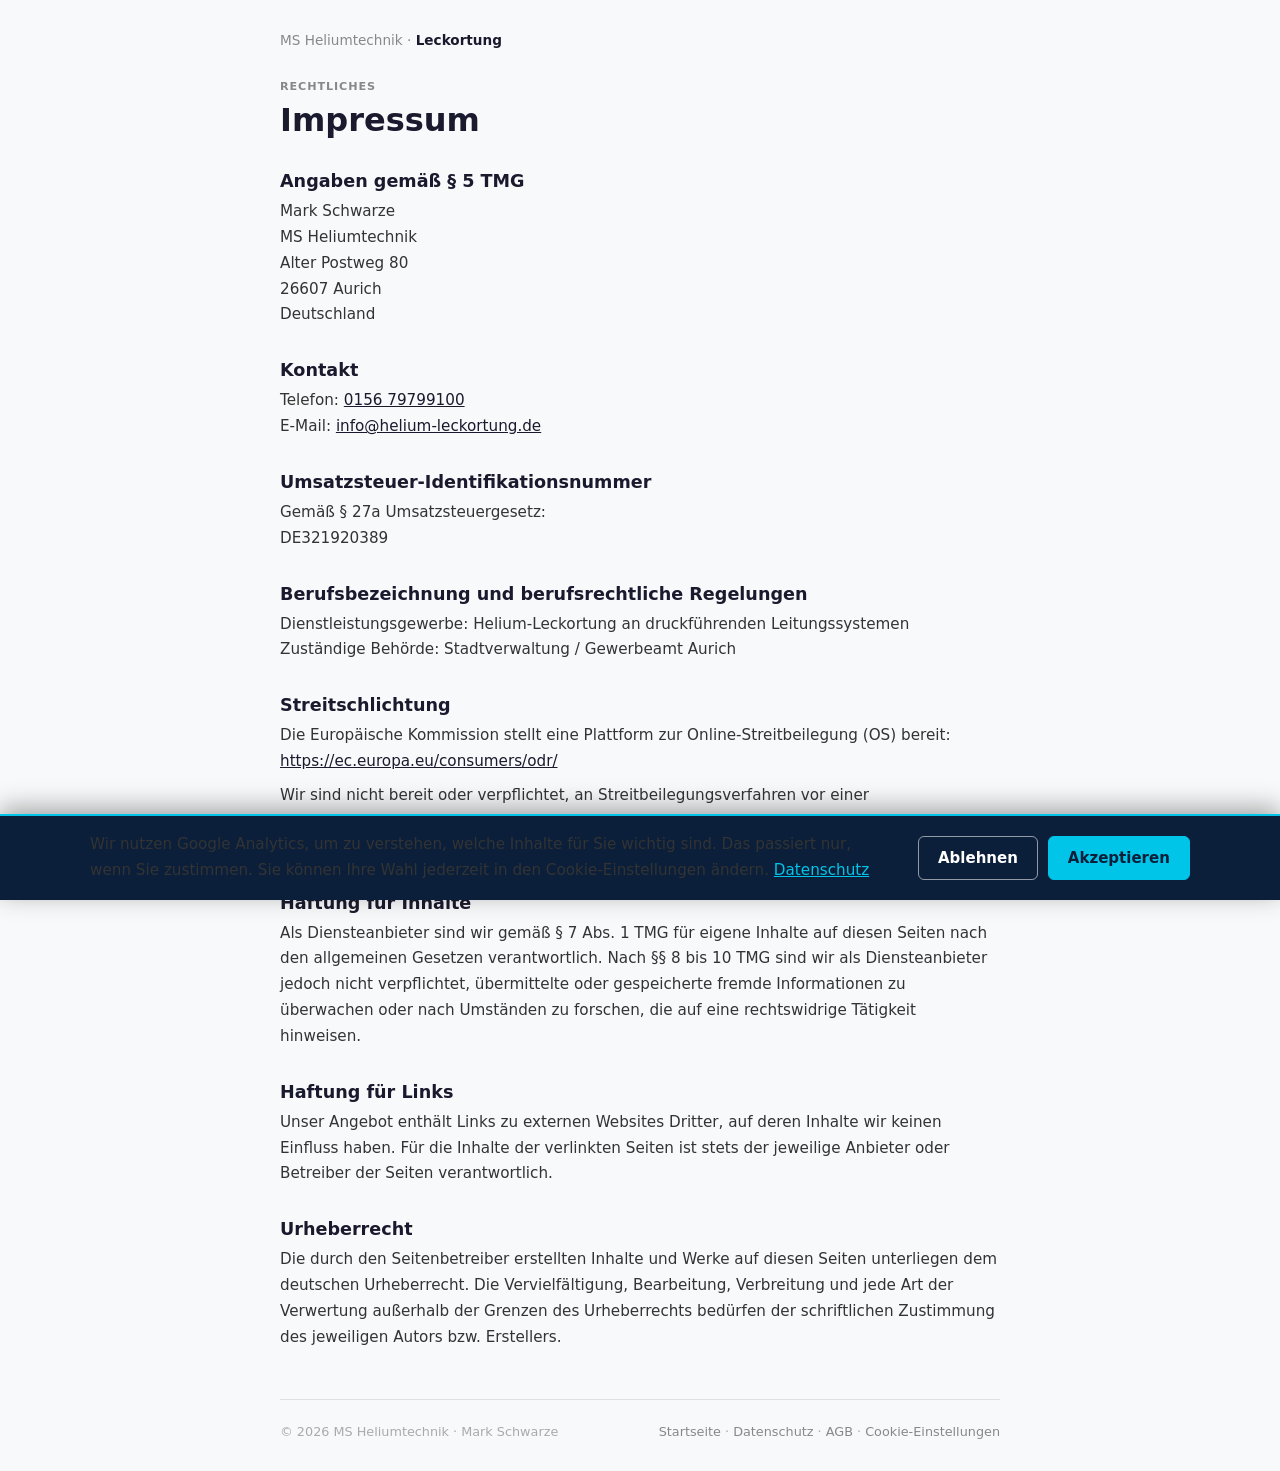
<file: impressum.html>
<!DOCTYPE html>
<html lang="de">
<head>
<meta charset="UTF-8">
<link rel="icon" type="image/png" sizes="64x64" href="/favicon.png">
<meta name="viewport" content="width=device-width,initial-scale=1">
<title>Impressum – MS Heliumtechnik</title>
<style>
  *{box-sizing:border-box;margin:0;padding:0}
  body{font-family:system-ui,sans-serif;background:#f8f9fa;color:#1a1a2e;padding:2rem 1rem}
  .wrap{max-width:720px;margin:0 auto}
  .top{font-size:.85rem;color:#888;margin-bottom:2rem}
  .top a{color:#1a1a2e;text-decoration:none;font-weight:600}
  .top a:hover{text-decoration:underline}
  .label{font-size:.7rem;font-weight:700;letter-spacing:.08em;color:#888;text-transform:uppercase;margin-bottom:.5rem}
  h1{font-size:2rem;font-weight:800;margin-bottom:2rem;color:#1a1a2e}
  h2{font-size:1.1rem;font-weight:700;margin:2rem 0 .5rem}
  p,li{font-size:.95rem;line-height:1.7;color:#333}
  ul{padding-left:1.2rem;margin:.5rem 0}
  a{color:#1a1a2e}
  footer{margin-top:3rem;padding-top:1.5rem;border-top:1px solid #e0e0e0;font-size:.8rem;color:#aaa;display:flex;justify-content:space-between;flex-wrap:wrap;gap:.5rem}
  footer a{color:#888;text-decoration:none}
  footer a:hover{color:#1a1a2e}
</style>
</head>
<body>
<div class="wrap">
  <div class="top">
    <span>MS Heliumtechnik · <a href="/">Leckortung</a></span>
  </div>

  <div class="label">Rechtliches</div>
  <h1>Impressum</h1>

  <h2>Angaben gemäß § 5 TMG</h2>
  <p>
    Mark Schwarze<br>
    MS Heliumtechnik<br>
    Alter Postweg 80<br>
    26607 Aurich<br>
    Deutschland
  </p>

  <h2>Kontakt</h2>
  <p>
    Telefon: <a href="tel:+4915679799100">0156&nbsp;79799100</a><br>
    E-Mail: <a href="mailto:info@helium-leckortung.de">info@helium-leckortung.de</a>
  </p>

  <h2>Umsatzsteuer-Identifikationsnummer</h2>
  <p>
    Gemäß § 27a Umsatzsteuergesetz:<br>
    DE321920389
  </p>

  <h2>Berufsbezeichnung und berufsrechtliche Regelungen</h2>
  <p>
    Dienstleistungsgewerbe: Helium-Leckortung an druckführenden Leitungssystemen<br>
    Zuständige Behörde: Stadtverwaltung / Gewerbeamt Aurich
  </p>

  <h2>Streitschlichtung</h2>
  <p>
    Die Europäische Kommission stellt eine Plattform zur Online-Streitbeilegung (OS) bereit:
    <a href="https://ec.europa.eu/consumers/odr/" target="_blank" rel="noopener noreferrer">https://ec.europa.eu/consumers/odr/</a>
  </p>
  <p style="margin-top:.5rem">
    Wir sind nicht bereit oder verpflichtet, an Streitbeilegungsverfahren vor einer Verbraucherschlichtungsstelle teilzunehmen. Unsere Dienstleistungen richten sich ausschließlich an Unternehmen (B2B).
  </p>

  <h2>Haftung für Inhalte</h2>
  <p>
    Als Diensteanbieter sind wir gemäß § 7 Abs. 1 TMG für eigene Inhalte auf diesen Seiten nach den allgemeinen Gesetzen verantwortlich. Nach §§ 8 bis 10 TMG sind wir als Diensteanbieter jedoch nicht verpflichtet, übermittelte oder gespeicherte fremde Informationen zu überwachen oder nach Umständen zu forschen, die auf eine rechtswidrige Tätigkeit hinweisen.
  </p>

  <h2>Haftung für Links</h2>
  <p>
    Unser Angebot enthält Links zu externen Websites Dritter, auf deren Inhalte wir keinen Einfluss haben. Für die Inhalte der verlinkten Seiten ist stets der jeweilige Anbieter oder Betreiber der Seiten verantwortlich.
  </p>

  <h2>Urheberrecht</h2>
  <p>
    Die durch den Seitenbetreiber erstellten Inhalte und Werke auf diesen Seiten unterliegen dem deutschen Urheberrecht. Die Vervielfältigung, Bearbeitung, Verbreitung und jede Art der Verwertung außerhalb der Grenzen des Urheberrechts bedürfen der schriftlichen Zustimmung des jeweiligen Autors bzw. Erstellers.
  </p>

  <footer>
    <span>© 2026 MS Heliumtechnik · Mark Schwarze</span>
    <span>
      <a href="/">Startseite</a> ·
      <a href="/datenschutz.html">Datenschutz</a> ·
      <a href="/agb.html">AGB</a> ·
      <a href="#" data-consent-open>Cookie-Einstellungen</a>
    </span>
  </footer>
</div>
<script src="/consent.js" defer></script>
</body>
</html>
</file>
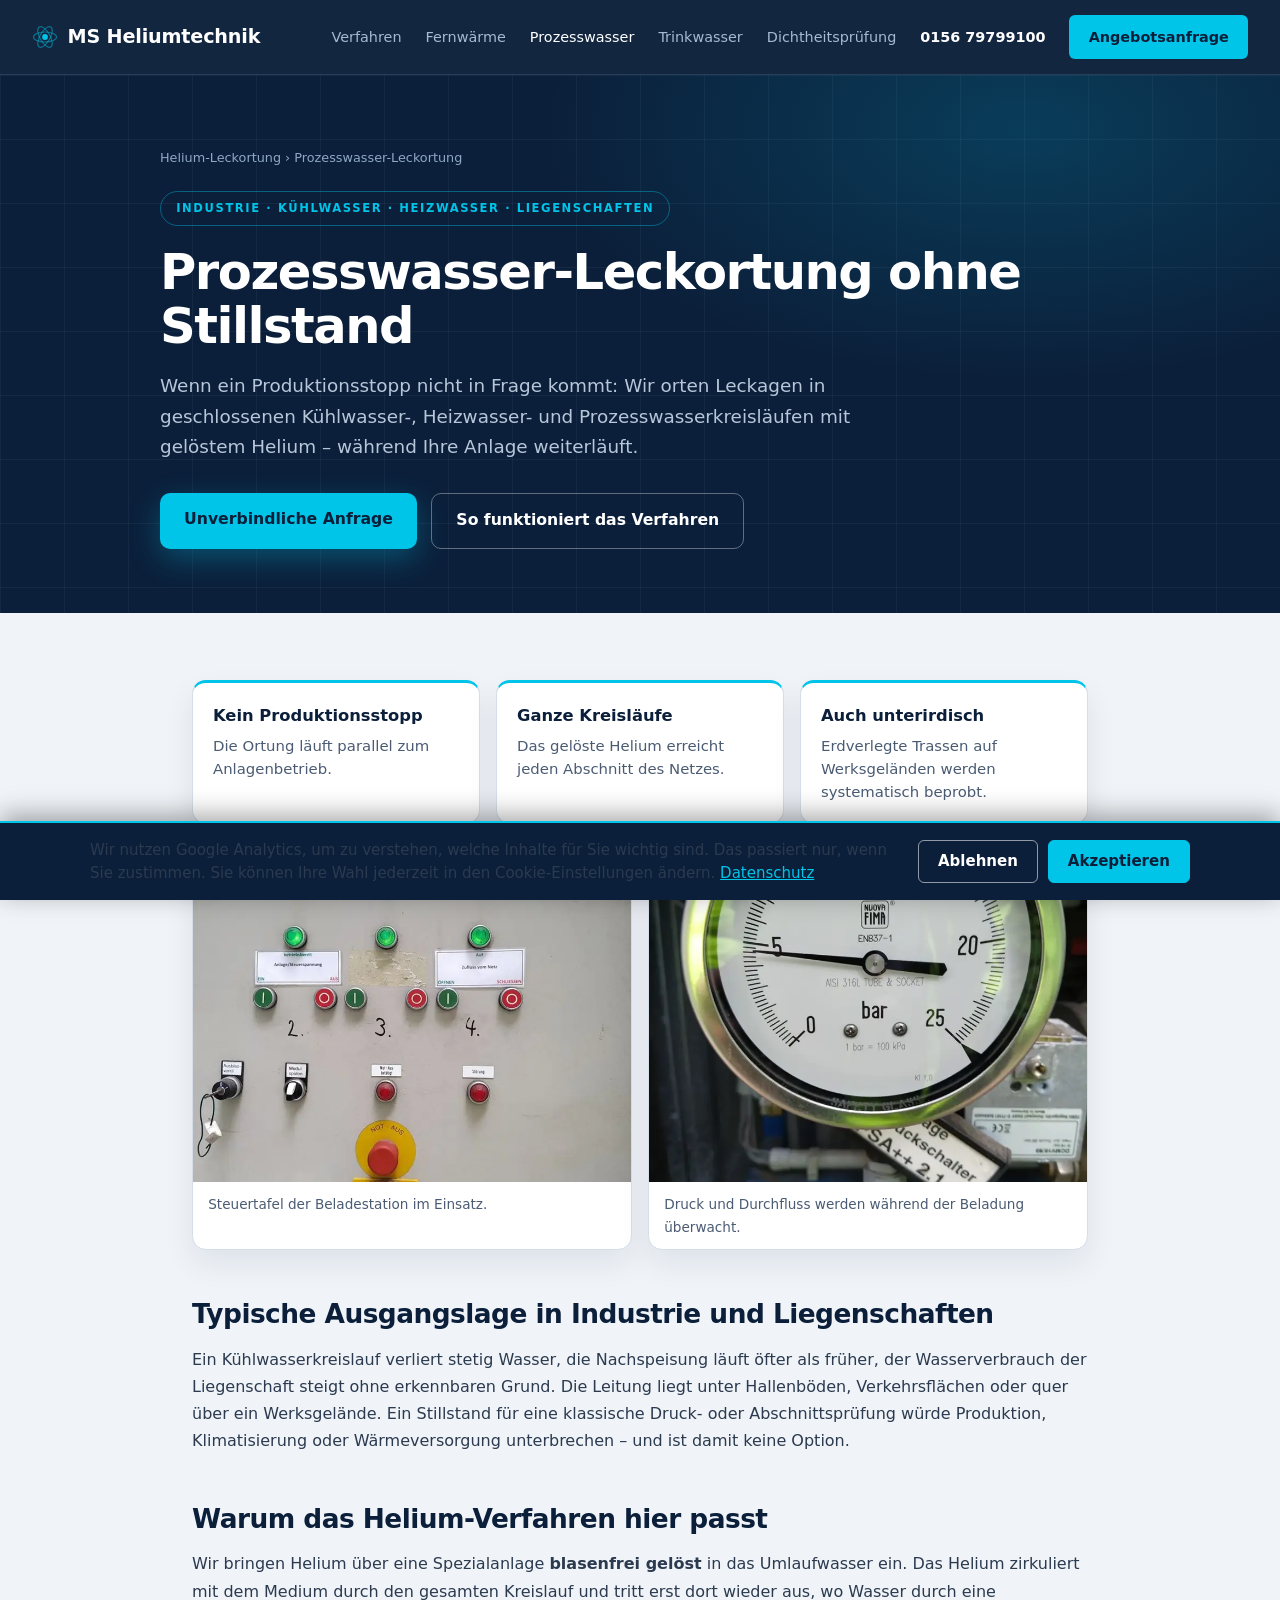
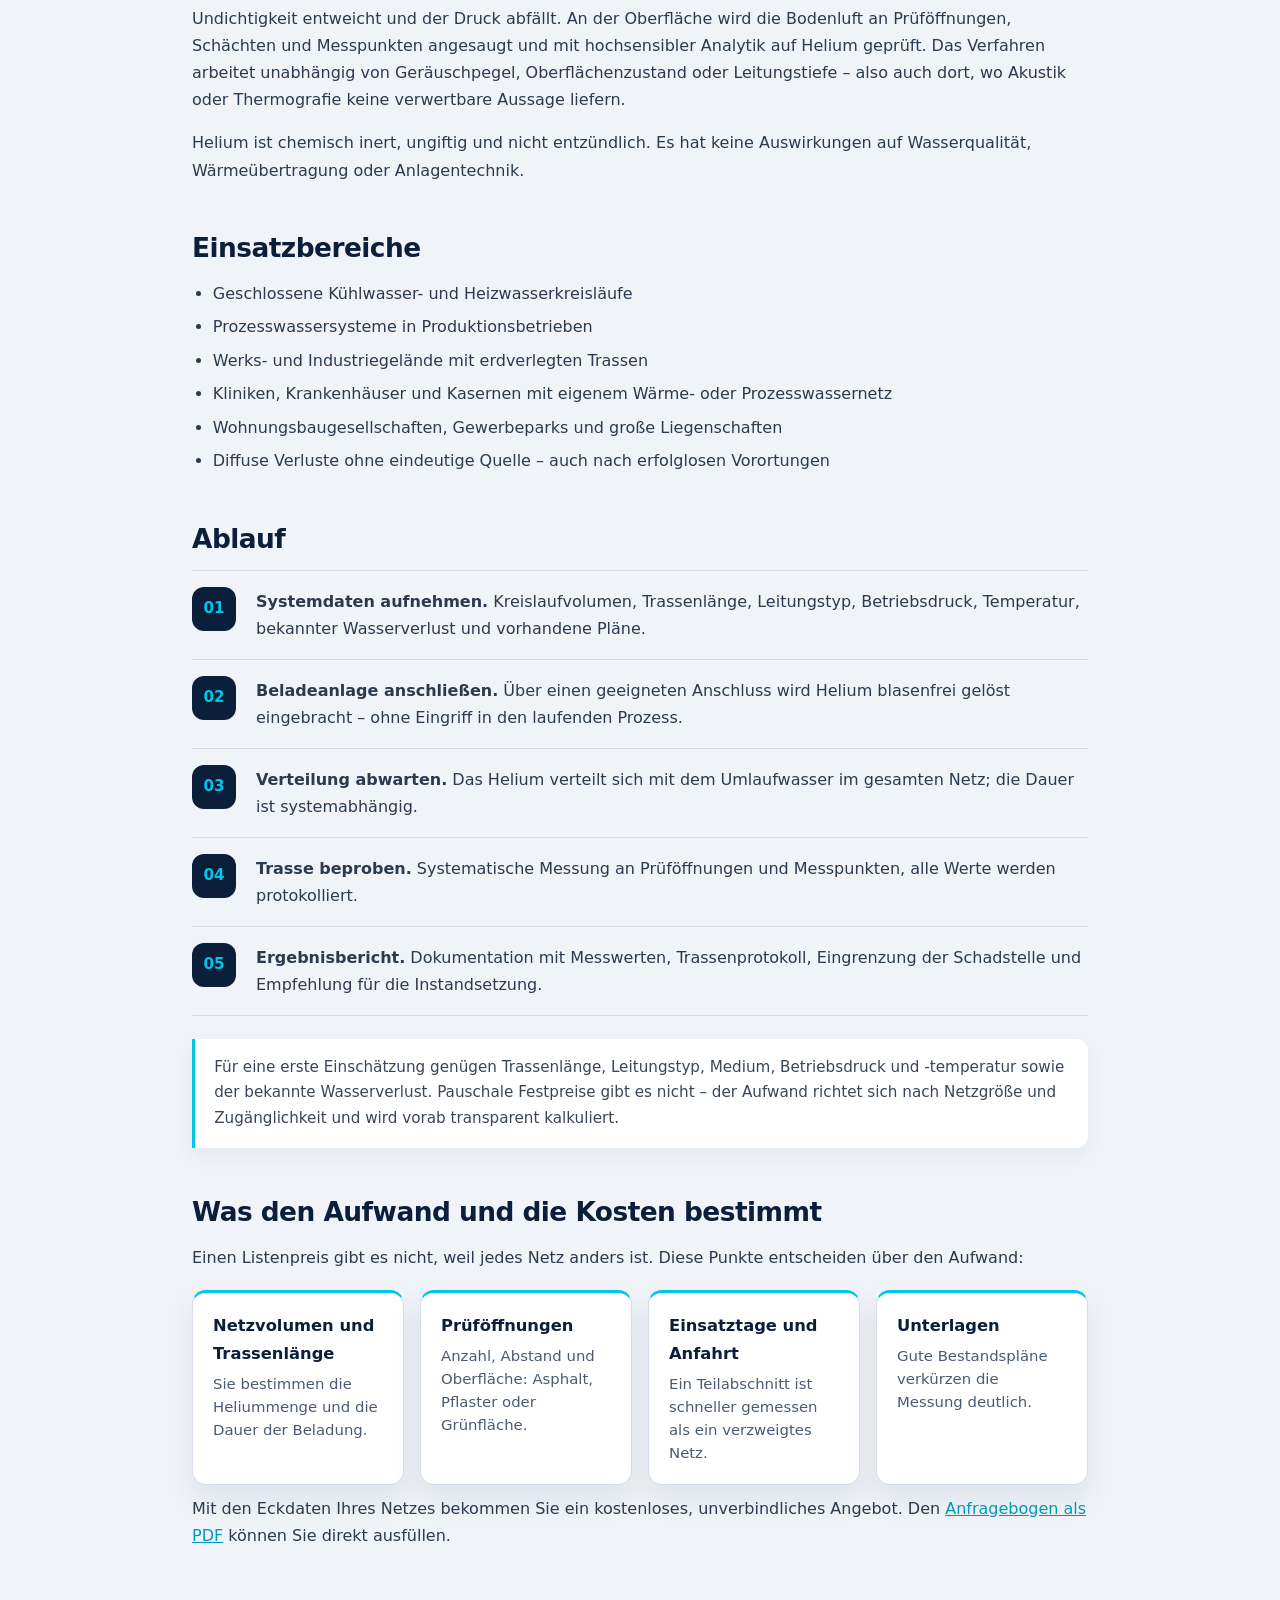
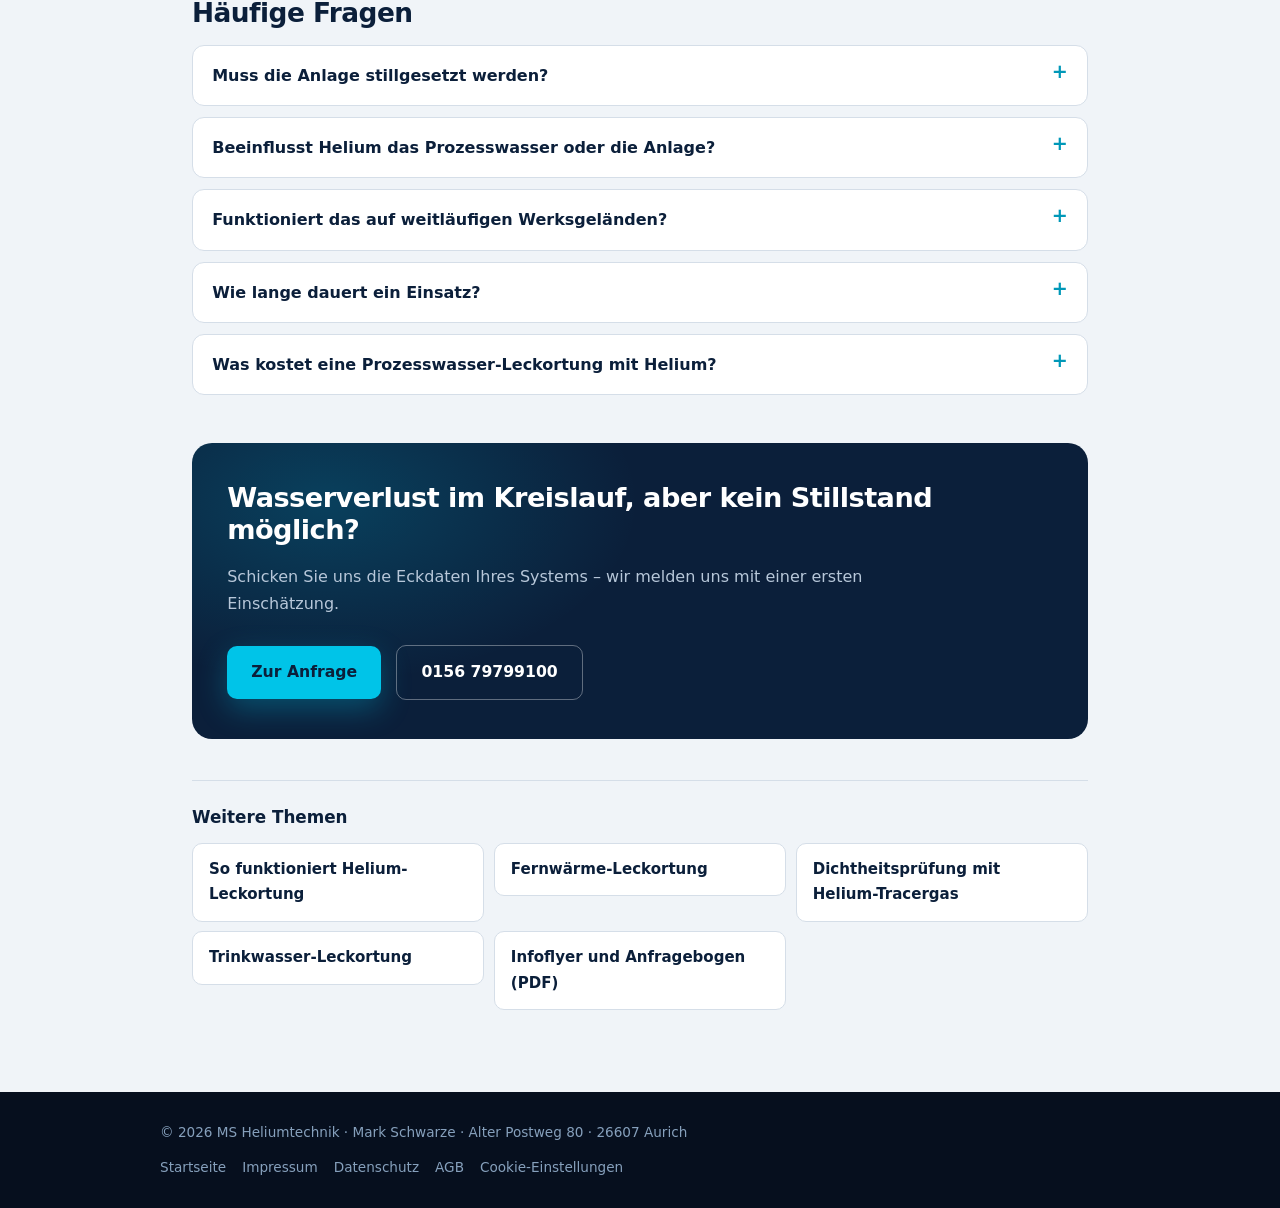
<file: prozesswasser-leckortung.html>
<!DOCTYPE html>
<html lang="de">
<head>
<meta charset="UTF-8">
<meta name="viewport" content="width=device-width,initial-scale=1">
<title>Prozesswasser-Leckortung ohne Stillstand: Wann sich Helium lohnt</title>
<meta name="description" content="Leckortung in Kühlwasser-, Heizwasser- und Prozesswassernetzen ohne Stillstand: Helium-Verfahren für Industrie, Kliniken und große Liegenschaften – punktgenau, im Betrieb.">
<link rel="canonical" href="https://helium-leckortung.de/prozesswasser-leckortung.html">
<meta name="robots" content="index, follow, max-image-preview:large, max-snippet:-1">
<meta name="theme-color" content="#0B1F3A">
<link rel="icon" type="image/png" sizes="64x64" href="favicon.png">
<link rel="apple-touch-icon" sizes="180x180" href="apple-touch-icon.png">
<meta property="og:type" content="article">
<meta property="og:site_name" content="MS Heliumtechnik">
<meta property="og:title" content="Prozesswasser-Leckortung ohne Stillstand: Wann sich Helium lohnt">
<meta property="og:description" content="Leckortung in Kühlwasser-, Heizwasser- und Prozesswassernetzen ohne Stillstand – Helium-Verfahren für Industrie und große Liegenschaften.">
<meta property="og:url" content="https://helium-leckortung.de/prozesswasser-leckortung.html">
<meta property="og:image" content="https://helium-leckortung.de/og-helium-leckortung.jpg">
<meta property="og:locale" content="de_DE">
<link rel="stylesheet" href="unterseite.css">
<script type="application/ld+json">
{
  "@context": "https://schema.org",
  "@graph": [
    {
      "@type": "Service",
      "@id": "https://helium-leckortung.de/prozesswasser-leckortung.html#service",
      "name": "Prozesswasser-Leckortung",
      "serviceType": "Leckortung Prozesswasser und Industrienetze",
      "url": "https://helium-leckortung.de/prozesswasser-leckortung.html",
      "provider": {
        "@id": "https://helium-leckortung.de/#business"
      },
      "audience": {
        "@type": "BusinessAudience",
        "name": "Industrie, Kliniken, Liegenschaftsbetreiber, Wohnungswirtschaft"
      },
      "description": "Leckortung in geschlossenen Prozesswasser-, Kühlwasser- und Heizwasserkreisläufen ohne Stillstand mit gelöstem Helium als Tracergas."
    },
    {
      "@type": "BreadcrumbList",
      "itemListElement": [
        {
          "@type": "ListItem",
          "position": 1,
          "name": "Helium-Leckortung",
          "item": "https://helium-leckortung.de/"
        },
        {
          "@type": "ListItem",
          "position": 2,
          "name": "Prozesswasser-Leckortung",
          "item": "https://helium-leckortung.de/prozesswasser-leckortung.html"
        }
      ]
    },
    {
      "@type": "FAQPage",
      "mainEntity": [
        {
          "@type": "Question",
          "name": "Muss die Anlage für die Leckortung stillgesetzt werden?",
          "acceptedAnswer": {
            "@type": "Answer",
            "text": "Nein. Das Helium wird im laufenden Betrieb gelöst in den Kreislauf eingebracht. Produktion, Kühlung oder Heizung laufen während der gesamten Ortung weiter."
          }
        },
        {
          "@type": "Question",
          "name": "Beeinflusst Helium das Prozesswasser oder die Anlage?",
          "acceptedAnswer": {
            "@type": "Answer",
            "text": "Helium ist chemisch inert, ungiftig und nicht entzündlich. Es verbleibt in so geringen Mengen im System, dass es keine betrieblichen Auswirkungen hat, und wird nicht pur, sondern blasenfrei gelöst eingebracht."
          }
        },
        {
          "@type": "Question",
          "name": "Funktioniert das auch auf weitläufigen Werksgeländen?",
          "acceptedAnswer": {
            "@type": "Answer",
            "text": "Ja. Das gelöste Helium zirkuliert durch das gesamte Netz und tritt nur an der Leckstelle aus. Die Messung erfolgt systematisch entlang der Trasse, auch bei unterirdischer Verlegung und über größere Distanzen."
          }
        },
        {
          "@type": "Question",
          "name": "Wie lange dauert ein Einsatz?",
          "acceptedAnswer": {
            "@type": "Answer",
            "text": "Das ist systemabhängig: Einbringung und Verteilungszeit im Kreislauf plus die eigentliche Messung entlang der Trasse. Für eine erste Zeitrahmenschätzung genügen Trassenlänge und Systeminformationen."
          }
        },
        {
          "@type": "Question",
          "name": "Was kostet eine Prozesswasser-Leckortung mit Helium?",
          "acceptedAnswer": {
            "@type": "Answer",
            "text": "Das hängt von Netzvolumen, Trassenlänge, Zahl der Prüföffnungen, Einsatztagen und Anfahrt ab. Mit den Eckdaten Ihres Netzes erhalten Sie ein kostenloses, unverbindliches Angebot."
          }
        }
      ]
    }
  ]
}
</script>
</head>
<body>
<header class="top">
  <a class="brand" href="/"><svg width="26" height="26" viewBox="0 0 36 36" fill="none"><circle cx="18" cy="18" r="4" fill="#00C4E8"/><ellipse cx="18" cy="18" rx="16" ry="7" stroke="#00C4E8" stroke-width="1.5" opacity=".5"/><ellipse cx="18" cy="18" rx="16" ry="7" stroke="#00C4E8" stroke-width="1.5" opacity=".5" transform="rotate(60 18 18)"/><ellipse cx="18" cy="18" rx="16" ry="7" stroke="#00C4E8" stroke-width="1.5" opacity=".5" transform="rotate(120 18 18)"/></svg>MS Heliumtechnik</a>
  <nav>
    <a href="helium-leckortung-verfahren.html">Verfahren</a>
    <a href="fernwaerme-leckortung.html">Fernwärme</a>
    <a href="prozesswasser-leckortung.html" aria-current="page">Prozesswasser</a>
    <a href="trinkwasser-leckortung.html">Trinkwasser</a>
    <a href="dichtheitspruefung-helium.html">Dichtheitsprüfung</a>
    <a class="phone" href="tel:+4915679799100">0156&nbsp;79799100</a>
    <a class="cta" href="/#kontakt">Angebotsanfrage</a>
  </nav>
</header>

<section class="hero">
  <div class="wrap">
    <div class="crumbs"><a href="/">Helium-Leckortung</a> › Prozesswasser-Leckortung</div>
    <div class="label">Industrie · Kühlwasser · Heizwasser · Liegenschaften</div>
    <h1>Prozesswasser-Leckortung ohne Stillstand</h1>
    <p class="lead">Wenn ein Produktionsstopp nicht in Frage kommt: Wir orten Leckagen in geschlossenen Kühlwasser-, Heizwasser- und Prozesswasserkreisläufen mit gelöstem Helium – während Ihre Anlage weiterläuft.</p>
    <div class="actions">
      <a class="btn btn-primary" href="/#kontakt">Unverbindliche Anfrage</a>
      <a class="btn btn-ghost" href="helium-leckortung-verfahren.html">So funktioniert das Verfahren</a>
    </div>
  </div>
</section>

<main>
  <div class="facts">
    <div class="fact"><strong>Kein Produktionsstopp</strong><span>Die Ortung läuft parallel zum Anlagenbetrieb.</span></div>
    <div class="fact"><strong>Ganze Kreisläufe</strong><span>Das gelöste Helium erreicht jeden Abschnitt des Netzes.</span></div>
    <div class="fact"><strong>Auch unterirdisch</strong><span>Erdverlegte Trassen auf Werksgeländen werden systematisch beprobt.</span></div>
  </div>
  <div class="pics">
    <figure><img src="steuertafel.webp" width="800" height="1067" loading="lazy" decoding="async" alt="Steuertafel der Helium-Beladestation"><figcaption>Steuertafel der Beladestation im Einsatz.</figcaption></figure>
    <figure><img src="manometer.webp" width="800" height="1067" loading="lazy" decoding="async" alt="Manometer an der Helium-Beladestation"><figcaption>Druck und Durchfluss werden während der Beladung überwacht.</figcaption></figure>
  </div>

  <h2>Typische Ausgangslage in Industrie und Liegenschaften</h2>
  <p>Ein Kühlwasserkreislauf verliert stetig Wasser, die Nachspeisung läuft öfter als früher, der Wasserverbrauch der Liegenschaft steigt ohne erkennbaren Grund. Die Leitung liegt unter Hallenböden, Verkehrsflächen oder quer über ein Werksgelände. Ein Stillstand für eine klassische Druck- oder Abschnittsprüfung würde Produktion, Klimatisierung oder Wärmeversorgung unterbrechen – und ist damit keine Option.</p>

  <h2>Warum das Helium-Verfahren hier passt</h2>
  <p>Wir bringen Helium über eine Spezialanlage <strong>blasenfrei gelöst</strong> in das Umlaufwasser ein. Das Helium zirkuliert mit dem Medium durch den gesamten Kreislauf und tritt erst dort wieder aus, wo Wasser durch eine Undichtigkeit entweicht und der Druck abfällt. An der Oberfläche wird die Bodenluft an Prüföffnungen, Schächten und Messpunkten angesaugt und mit hochsensibler Analytik auf Helium geprüft. Das Verfahren arbeitet unabhängig von Geräuschpegel, Oberflächenzustand oder Leitungstiefe – also auch dort, wo Akustik oder Thermografie keine verwertbare Aussage liefern.</p>
  <p>Helium ist chemisch inert, ungiftig und nicht entzündlich. Es hat keine Auswirkungen auf Wasserqualität, Wärmeübertragung oder Anlagentechnik.</p>

  <h2>Einsatzbereiche</h2>
  <ul>
    <li>Geschlossene Kühlwasser- und Heizwasserkreisläufe</li>
    <li>Prozesswassersysteme in Produktionsbetrieben</li>
    <li>Werks- und Industriegelände mit erdverlegten Trassen</li>
    <li>Kliniken, Krankenhäuser und Kasernen mit eigenem Wärme- oder Prozesswassernetz</li>
    <li>Wohnungsbaugesellschaften, Gewerbeparks und große Liegenschaften</li>
    <li>Diffuse Verluste ohne eindeutige Quelle – auch nach erfolglosen Vorortungen</li>
  </ul>

  <h2>Ablauf</h2>
  <ol class="steps">
    <li><strong>Systemdaten aufnehmen.</strong> Kreislaufvolumen, Trassenlänge, Leitungstyp, Betriebsdruck, Temperatur, bekannter Wasserverlust und vorhandene Pläne.</li>
    <li><strong>Beladeanlage anschließen.</strong> Über einen geeigneten Anschluss wird Helium blasenfrei gelöst eingebracht – ohne Eingriff in den laufenden Prozess.</li>
    <li><strong>Verteilung abwarten.</strong> Das Helium verteilt sich mit dem Umlaufwasser im gesamten Netz; die Dauer ist systemabhängig.</li>
    <li><strong>Trasse beproben.</strong> Systematische Messung an Prüföffnungen und Messpunkten, alle Werte werden protokolliert.</li>
    <li><strong>Ergebnisbericht.</strong> Dokumentation mit Messwerten, Trassenprotokoll, Eingrenzung der Schadstelle und Empfehlung für die Instandsetzung.</li>
  </ol>

  <div class="note">Für eine erste Einschätzung genügen Trassenlänge, Leitungstyp, Medium, Betriebsdruck und -temperatur sowie der bekannte Wasserverlust. Pauschale Festpreise gibt es nicht – der Aufwand richtet sich nach Netzgröße und Zugänglichkeit und wird vorab transparent kalkuliert.</div>

  <h2 id="kosten">Was den Aufwand und die Kosten bestimmt</h2>
  <p>Einen Listenpreis gibt es nicht, weil jedes Netz anders ist. Diese Punkte entscheiden über den Aufwand:</p>
  <div class="facts">
    <div class="fact"><strong>Netzvolumen und Trassenlänge</strong><span>Sie bestimmen die Heliummenge und die Dauer der Beladung.</span></div>
    <div class="fact"><strong>Prüföffnungen</strong><span>Anzahl, Abstand und Oberfläche: Asphalt, Pflaster oder Grünfläche.</span></div>
    <div class="fact"><strong>Einsatztage und Anfahrt</strong><span>Ein Teilabschnitt ist schneller gemessen als ein verzweigtes Netz.</span></div>
    <div class="fact"><strong>Unterlagen</strong><span>Gute Bestandspläne verkürzen die Messung deutlich.</span></div>
  </div>
  <p>Mit den Eckdaten Ihres Netzes bekommen Sie ein kostenloses, unverbindliches Angebot. Den <a href="download.html">Anfragebogen als PDF</a> können Sie direkt ausfüllen.</p>

  <h2 id="faq">Häufige Fragen</h2>
  <div class="faq">
    <details><summary>Muss die Anlage stillgesetzt werden?</summary><p>Nein. Das Helium wird im laufenden Betrieb gelöst in den Kreislauf eingebracht. Produktion, Kühlung oder Heizung laufen während der gesamten Ortung weiter.</p></details>
    <details><summary>Beeinflusst Helium das Prozesswasser oder die Anlage?</summary><p>Helium ist chemisch inert, ungiftig und nicht entzündlich. Es verbleibt in so geringen Mengen im System, dass es keine betrieblichen Auswirkungen hat, und wird nicht pur, sondern blasenfrei gelöst eingebracht.</p></details>
    <details><summary>Funktioniert das auf weitläufigen Werksgeländen?</summary><p>Ja. Das gelöste Helium zirkuliert durch das gesamte Netz und tritt nur an der Leckstelle aus. Die Messung erfolgt systematisch entlang der Trasse – auch bei unterirdischer Verlegung und über größere Distanzen.</p></details>
    <details><summary>Wie lange dauert ein Einsatz?</summary><p>Das ist systemabhängig: Einbringung und Verteilungszeit im Kreislauf plus die eigentliche Messung entlang der Trasse. Für eine erste Zeitrahmenschätzung genügen Trassenlänge und Systeminformationen.</p></details>
    <details><summary>Was kostet eine Prozesswasser-Leckortung mit Helium?</summary><p>Das hängt von Netzvolumen, Trassenlänge, Zahl der Prüföffnungen, Einsatztagen und Anfahrt ab. Mit den Eckdaten Ihres Netzes erhalten Sie ein kostenloses, unverbindliches Angebot.</p></details>
  </div>

  <div class="cta">
    <h2>Wasserverlust im Kreislauf, aber kein Stillstand möglich?</h2>
    <p>Schicken Sie uns die Eckdaten Ihres Systems – wir melden uns mit einer ersten Einschätzung.</p>
    <a class="btn btn-primary" href="/#kontakt">Zur Anfrage</a>
    &nbsp; <a class="btn btn-ghost" href="tel:+4915679799100">0156&nbsp;79799100</a>
  </div>

  <div class="related">
    <h2>Weitere Themen</h2>
    <ul>
      <li><a href="helium-leckortung-verfahren.html">So funktioniert Helium-Leckortung</a></li>
      <li><a href="fernwaerme-leckortung.html">Fernwärme-Leckortung</a></li>
      <li><a href="dichtheitspruefung-helium.html">Dichtheitsprüfung mit Helium-Tracergas</a></li>
      <li><a href="trinkwasser-leckortung.html">Trinkwasser-Leckortung</a></li>
      <li><a href="download.html">Infoflyer und Anfragebogen (PDF)</a></li>
    </ul>
  </div>
</main>

<footer>
  <div class="wrap">
    <span>© 2026 MS Heliumtechnik · Mark Schwarze · Alter Postweg 80 · 26607 Aurich</span>
    <span><a href="/">Startseite</a><a href="impressum.html">Impressum</a><a href="datenschutz.html">Datenschutz</a><a href="agb.html">AGB</a><a href="#" data-consent-open>Cookie-Einstellungen</a></span>
  </div>
</footer>
<script src="/consent.js" defer></script>
</body>
</html>
</file>
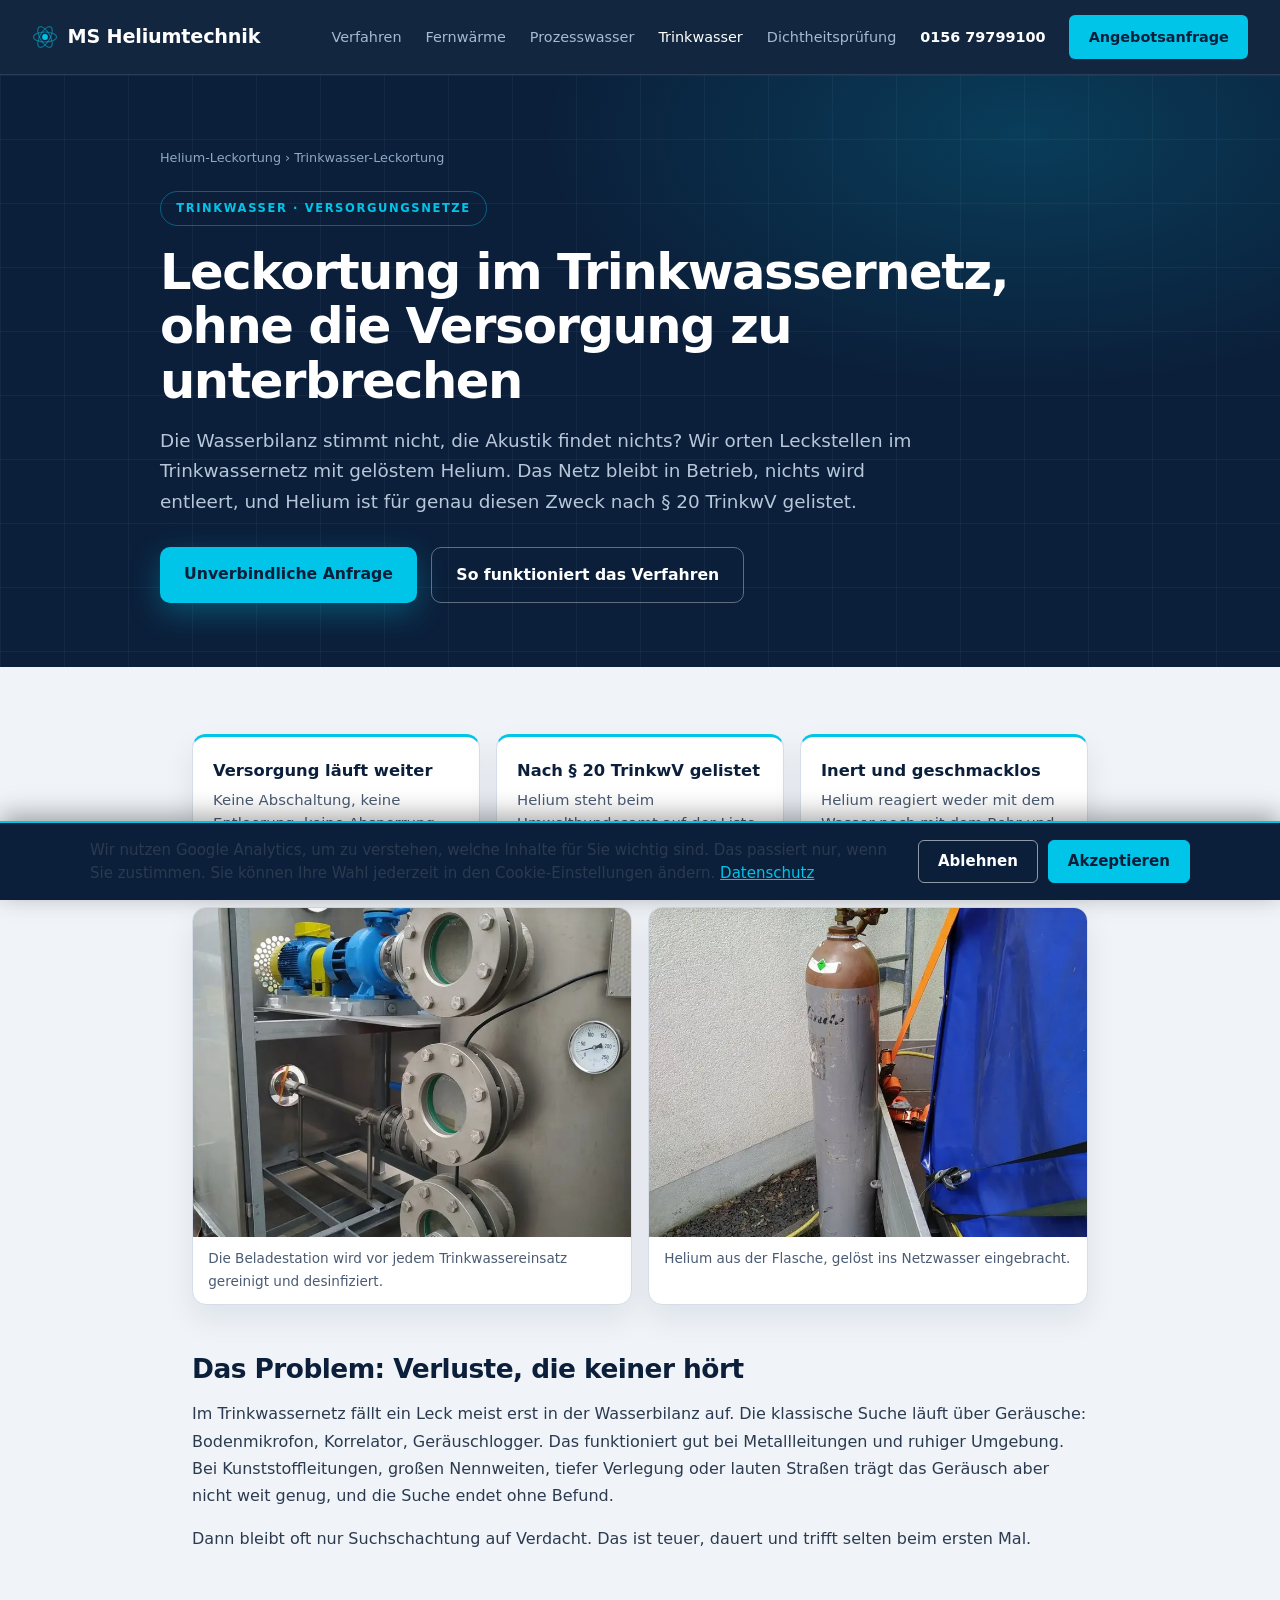
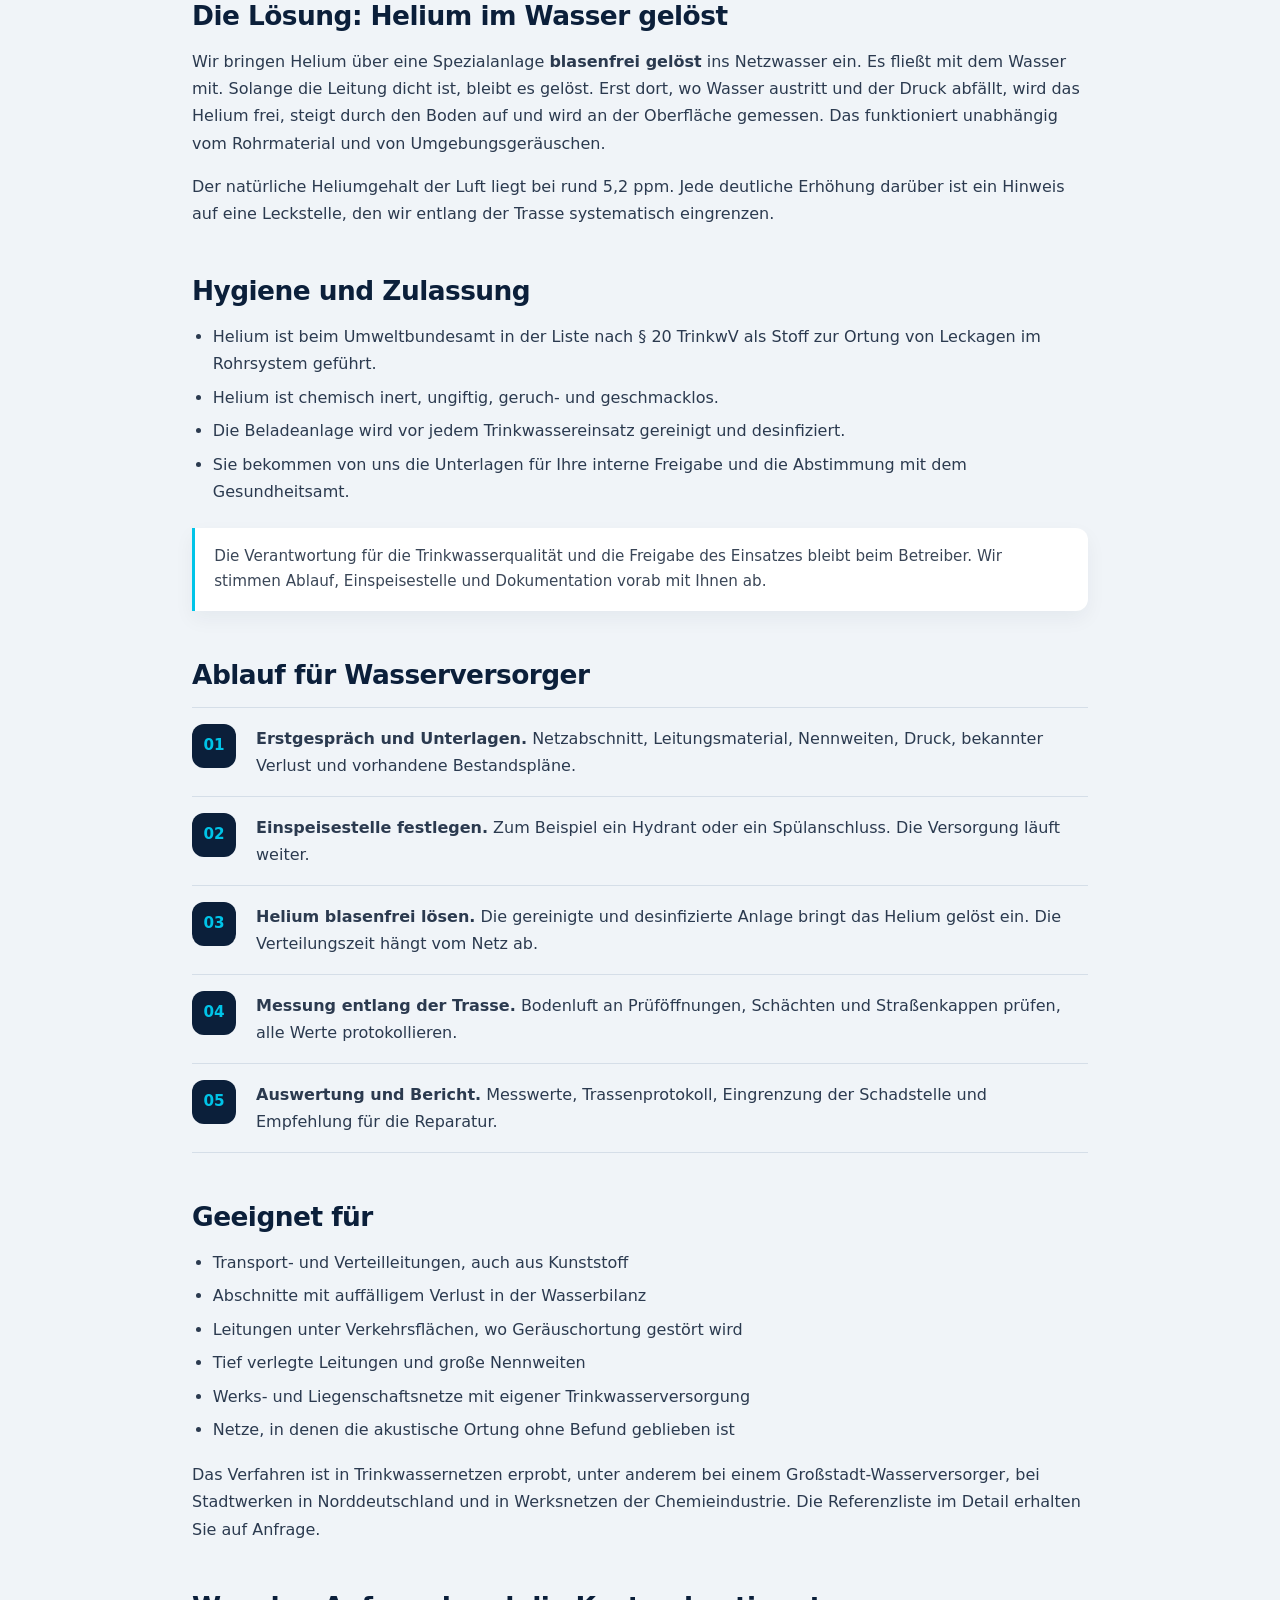
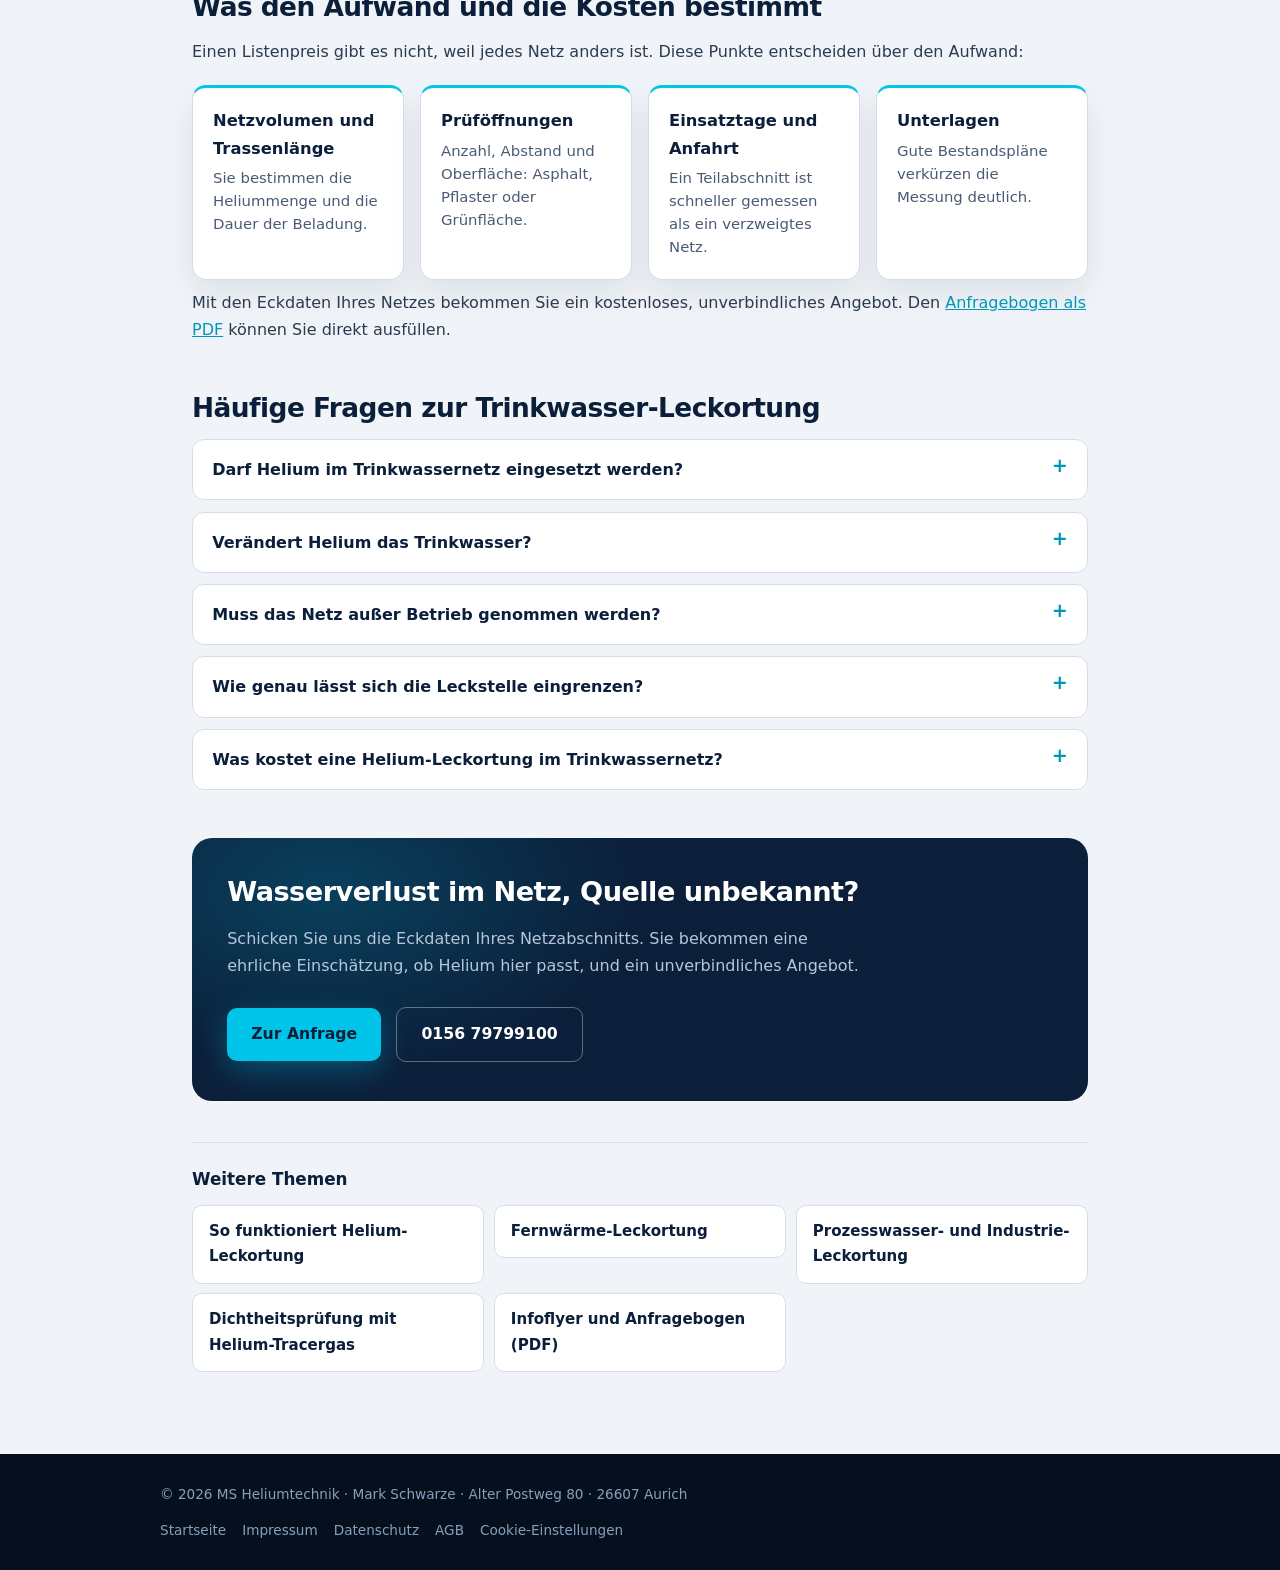
<file: trinkwasser-leckortung.html>
<!DOCTYPE html>
<html lang="de">
<head>
<meta charset="UTF-8">
<meta name="viewport" content="width=device-width,initial-scale=1">
<title>Leckortung im Trinkwassernetz mit Helium: ohne Abschaltung</title>
<meta name="description" content="Leckortung in Trinkwassernetzen mit gelöstem Helium: im laufenden Betrieb, ohne Entleerung. Helium ist beim Umweltbundesamt nach § 20 TrinkwV für die Leckagesuche gelistet.">
<link rel="canonical" href="https://helium-leckortung.de/trinkwasser-leckortung.html">
<meta name="robots" content="index, follow, max-image-preview:large, max-snippet:-1">
<meta name="theme-color" content="#0B1F3A">
<link rel="icon" type="image/png" sizes="64x64" href="favicon.png">
<link rel="apple-touch-icon" sizes="180x180" href="apple-touch-icon.png">
<meta property="og:type" content="article">
<meta property="og:site_name" content="MS Heliumtechnik">
<meta property="og:title" content="Leckortung im Trinkwassernetz mit Helium">
<meta property="og:description" content="Wasserverluste im Trinkwassernetz orten, ohne die Versorgung zu unterbrechen. Helium ist nach § 20 TrinkwV für die Leckagesuche gelistet.">
<meta property="og:url" content="https://helium-leckortung.de/trinkwasser-leckortung.html">
<meta property="og:image" content="https://helium-leckortung.de/og-helium-leckortung.jpg">
<meta property="og:locale" content="de_DE">
<link rel="stylesheet" href="unterseite.css">
<script type="application/ld+json">
{
  "@context": "https://schema.org",
  "@graph": [
    {
      "@type": "Service",
      "@id": "https://helium-leckortung.de/trinkwasser-leckortung.html#service",
      "name": "Trinkwasser-Leckortung mit Helium",
      "serviceType": "Leckortung Trinkwassernetz",
      "url": "https://helium-leckortung.de/trinkwasser-leckortung.html",
      "provider": { "@id": "https://helium-leckortung.de/#business" },
      "areaServed": [ { "@type": "Country", "name": "Deutschland" }, { "@type": "Country", "name": "Österreich" }, { "@type": "Country", "name": "Schweiz" } ],
      "audience": { "@type": "BusinessAudience", "name": "Wasserversorger, Stadtwerke, Zweckverbände, Industrie mit eigenem Trinkwassernetz" },
      "description": "Leckortung in Trinkwassernetzen im laufenden Betrieb mit gelöstem Helium als Tracergas. Helium ist beim Umweltbundesamt nach § 20 TrinkwV für die Leckagesuche gelistet."
    },
    {
      "@type": "BreadcrumbList",
      "itemListElement": [
        { "@type": "ListItem", "position": 1, "name": "Helium-Leckortung", "item": "https://helium-leckortung.de/" },
        { "@type": "ListItem", "position": 2, "name": "Trinkwasser-Leckortung", "item": "https://helium-leckortung.de/trinkwasser-leckortung.html" }
      ]
    },
    {
      "@type": "FAQPage",
      "mainEntity": [
        { "@type": "Question", "name": "Darf Helium im Trinkwassernetz eingesetzt werden?", "acceptedAnswer": { "@type": "Answer", "text": "Helium ist beim Umweltbundesamt in der Liste nach § 20 TrinkwV als Stoff zur Ortung von Leckagen im Rohrsystem geführt. Die Freigabe im Einzelfall und die Abstimmung mit dem Gesundheitsamt liegen beim Betreiber; die nötigen Unterlagen erhalten Sie von uns." } },
        { "@type": "Question", "name": "Verändert Helium das Trinkwasser?", "acceptedAnswer": { "@type": "Answer", "text": "Helium ist chemisch inert, ungiftig, geruch- und geschmacklos. Es reagiert nicht mit dem Wasser oder dem Rohrmaterial und gast nach der Messung wieder aus." } },
        { "@type": "Question", "name": "Muss das Netz für die Leckortung außer Betrieb genommen werden?", "acceptedAnswer": { "@type": "Answer", "text": "Nein. Das Helium wird im laufenden Betrieb blasenfrei im Wasser gelöst. Die Versorgung läuft weiter, es gibt keine Entleerung und keine Absperrung ganzer Abschnitte." } },
        { "@type": "Question", "name": "Wie genau lässt sich die Leckstelle eingrenzen?", "acceptedAnswer": { "@type": "Answer", "text": "Durch die hochsensible Analytik und die systematische Messung entlang der Trasse lässt sich die Schadstelle in der Regel auf wenige Meter eingrenzen. Die Genauigkeit hängt von Bodenaufbau, Leitungstiefe und Dichte der Prüföffnungen ab." } },
        { "@type": "Question", "name": "Was kostet eine Helium-Leckortung im Trinkwassernetz?", "acceptedAnswer": { "@type": "Answer", "text": "Das hängt von Netzvolumen, Trassenlänge, Zahl der Prüföffnungen, Einsatztagen und Anfahrt ab. Mit den Eckdaten Ihres Netzes erhalten Sie ein kostenloses, unverbindliches Angebot." } }
      ]
    }
  ]
}
</script>
</head>
<body>
<header class="top">
  <a class="brand" href="/"><svg width="26" height="26" viewBox="0 0 36 36" fill="none"><circle cx="18" cy="18" r="4" fill="#00C4E8"/><ellipse cx="18" cy="18" rx="16" ry="7" stroke="#00C4E8" stroke-width="1.5" opacity=".5"/><ellipse cx="18" cy="18" rx="16" ry="7" stroke="#00C4E8" stroke-width="1.5" opacity=".5" transform="rotate(60 18 18)"/><ellipse cx="18" cy="18" rx="16" ry="7" stroke="#00C4E8" stroke-width="1.5" opacity=".5" transform="rotate(120 18 18)"/></svg>MS Heliumtechnik</a>
  <nav>
    <a href="helium-leckortung-verfahren.html">Verfahren</a>
    <a href="fernwaerme-leckortung.html">Fernwärme</a>
    <a href="prozesswasser-leckortung.html">Prozesswasser</a>
    <a href="trinkwasser-leckortung.html" aria-current="page">Trinkwasser</a>
    <a href="dichtheitspruefung-helium.html">Dichtheitsprüfung</a>
    <a class="phone" href="tel:+4915679799100">0156&nbsp;79799100</a>
    <a class="cta" href="/#kontakt">Angebotsanfrage</a>
  </nav>
</header>

<section class="hero">
  <div class="wrap">
    <div class="crumbs"><a href="/">Helium-Leckortung</a> › Trinkwasser-Leckortung</div>
    <div class="label">Trinkwasser · Versorgungsnetze</div>
    <h1>Leckortung im Trinkwassernetz, ohne die Versorgung zu unterbrechen</h1>
    <p class="lead">Die Wasserbilanz stimmt nicht, die Akustik findet nichts? Wir orten Leckstellen im Trinkwassernetz mit gelöstem Helium. Das Netz bleibt in Betrieb, nichts wird entleert, und Helium ist für genau diesen Zweck nach § 20 TrinkwV gelistet.</p>
    <div class="actions">
      <a class="btn btn-primary" href="/#kontakt">Unverbindliche Anfrage</a>
      <a class="btn btn-ghost" href="helium-leckortung-verfahren.html">So funktioniert das Verfahren</a>
    </div>
  </div>
</section>

<main>
  <div class="facts">
    <div class="fact"><strong>Versorgung läuft weiter</strong><span>Keine Abschaltung, keine Entleerung, keine Absperrung ganzer Abschnitte.</span></div>
    <div class="fact"><strong>Nach § 20 TrinkwV gelistet</strong><span>Helium steht beim Umweltbundesamt auf der Liste für die Leckagesuche.</span></div>
    <div class="fact"><strong>Inert und geschmacklos</strong><span>Helium reagiert weder mit dem Wasser noch mit dem Rohr und gast wieder aus.</span></div>
  </div>
  <div class="pics">
    <figure><img src="beladestation.webp" width="800" height="1067" loading="lazy" decoding="async" alt="Helium-Beladestation der MS Heliumtechnik"><figcaption>Die Beladestation wird vor jedem Trinkwassereinsatz gereinigt und desinfiziert.</figcaption></figure>
    <figure><img src="helium-flasche.webp" width="800" height="1067" loading="lazy" decoding="async" alt="Helium-Flasche im Feldeinsatz"><figcaption>Helium aus der Flasche, gelöst ins Netzwasser eingebracht.</figcaption></figure>
  </div>

  <h2>Das Problem: Verluste, die keiner hört</h2>
  <p>Im Trinkwassernetz fällt ein Leck meist erst in der Wasserbilanz auf. Die klassische Suche läuft über Geräusche: Bodenmikrofon, Korrelator, Geräuschlogger. Das funktioniert gut bei Metallleitungen und ruhiger Umgebung. Bei Kunststoffleitungen, großen Nennweiten, tiefer Verlegung oder lauten Straßen trägt das Geräusch aber nicht weit genug, und die Suche endet ohne Befund.</p>
  <p>Dann bleibt oft nur Suchschachtung auf Verdacht. Das ist teuer, dauert und trifft selten beim ersten Mal.</p>

  <h2>Die Lösung: Helium im Wasser gelöst</h2>
  <p>Wir bringen Helium über eine Spezialanlage <strong>blasenfrei gelöst</strong> ins Netzwasser ein. Es fließt mit dem Wasser mit. Solange die Leitung dicht ist, bleibt es gelöst. Erst dort, wo Wasser austritt und der Druck abfällt, wird das Helium frei, steigt durch den Boden auf und wird an der Oberfläche gemessen. Das funktioniert unabhängig vom Rohrmaterial und von Umgebungsgeräuschen.</p>
  <p>Der natürliche Heliumgehalt der Luft liegt bei rund 5,2 ppm. Jede deutliche Erhöhung darüber ist ein Hinweis auf eine Leckstelle, den wir entlang der Trasse systematisch eingrenzen.</p>

  <h2>Hygiene und Zulassung</h2>
  <ul>
    <li>Helium ist beim Umweltbundesamt in der Liste nach § 20 TrinkwV als Stoff zur Ortung von Leckagen im Rohrsystem geführt.</li>
    <li>Helium ist chemisch inert, ungiftig, geruch- und geschmacklos.</li>
    <li>Die Beladeanlage wird vor jedem Trinkwassereinsatz gereinigt und desinfiziert.</li>
    <li>Sie bekommen von uns die Unterlagen für Ihre interne Freigabe und die Abstimmung mit dem Gesundheitsamt.</li>
  </ul>
  <div class="note">Die Verantwortung für die Trinkwasserqualität und die Freigabe des Einsatzes bleibt beim Betreiber. Wir stimmen Ablauf, Einspeisestelle und Dokumentation vorab mit Ihnen ab.</div>

  <h2>Ablauf für Wasserversorger</h2>
  <ol class="steps">
    <li><strong>Erstgespräch und Unterlagen.</strong> Netzabschnitt, Leitungsmaterial, Nennweiten, Druck, bekannter Verlust und vorhandene Bestandspläne.</li>
    <li><strong>Einspeisestelle festlegen.</strong> Zum Beispiel ein Hydrant oder ein Spülanschluss. Die Versorgung läuft weiter.</li>
    <li><strong>Helium blasenfrei lösen.</strong> Die gereinigte und desinfizierte Anlage bringt das Helium gelöst ein. Die Verteilungszeit hängt vom Netz ab.</li>
    <li><strong>Messung entlang der Trasse.</strong> Bodenluft an Prüföffnungen, Schächten und Straßenkappen prüfen, alle Werte protokollieren.</li>
    <li><strong>Auswertung und Bericht.</strong> Messwerte, Trassenprotokoll, Eingrenzung der Schadstelle und Empfehlung für die Reparatur.</li>
  </ol>

  <h2>Geeignet für</h2>
  <ul>
    <li>Transport- und Verteilleitungen, auch aus Kunststoff</li>
    <li>Abschnitte mit auffälligem Verlust in der Wasserbilanz</li>
    <li>Leitungen unter Verkehrsflächen, wo Geräuschortung gestört wird</li>
    <li>Tief verlegte Leitungen und große Nennweiten</li>
    <li>Werks- und Liegenschaftsnetze mit eigener Trinkwasserversorgung</li>
    <li>Netze, in denen die akustische Ortung ohne Befund geblieben ist</li>
  </ul>
  <p>Das Verfahren ist in Trinkwassernetzen erprobt, unter anderem bei einem Großstadt-Wasserversorger, bei Stadtwerken in Norddeutschland und in Werksnetzen der Chemieindustrie. Die Referenzliste im Detail erhalten Sie auf Anfrage.</p>

  <h2 id="kosten">Was den Aufwand und die Kosten bestimmt</h2>
  <p>Einen Listenpreis gibt es nicht, weil jedes Netz anders ist. Diese Punkte entscheiden über den Aufwand:</p>
  <div class="facts">
    <div class="fact"><strong>Netzvolumen und Trassenlänge</strong><span>Sie bestimmen die Heliummenge und die Dauer der Beladung.</span></div>
    <div class="fact"><strong>Prüföffnungen</strong><span>Anzahl, Abstand und Oberfläche: Asphalt, Pflaster oder Grünfläche.</span></div>
    <div class="fact"><strong>Einsatztage und Anfahrt</strong><span>Ein Teilabschnitt ist schneller gemessen als ein verzweigtes Netz.</span></div>
    <div class="fact"><strong>Unterlagen</strong><span>Gute Bestandspläne verkürzen die Messung deutlich.</span></div>
  </div>
  <p>Mit den Eckdaten Ihres Netzes bekommen Sie ein kostenloses, unverbindliches Angebot. Den <a href="download.html">Anfragebogen als PDF</a> können Sie direkt ausfüllen.</p>

  <h2 id="faq">Häufige Fragen zur Trinkwasser-Leckortung</h2>
  <div class="faq">
    <details><summary>Darf Helium im Trinkwassernetz eingesetzt werden?</summary><p>Helium ist beim Umweltbundesamt in der Liste nach § 20 TrinkwV als Stoff zur Ortung von Leckagen im Rohrsystem geführt. Die Freigabe im Einzelfall und die Abstimmung mit dem Gesundheitsamt liegen beim Betreiber; die nötigen Unterlagen erhalten Sie von uns.</p></details>
    <details><summary>Verändert Helium das Trinkwasser?</summary><p>Helium ist chemisch inert, ungiftig, geruch- und geschmacklos. Es reagiert nicht mit dem Wasser oder dem Rohrmaterial und gast nach der Messung wieder aus.</p></details>
    <details><summary>Muss das Netz außer Betrieb genommen werden?</summary><p>Nein. Das Helium wird im laufenden Betrieb blasenfrei im Wasser gelöst. Die Versorgung läuft weiter, es gibt keine Entleerung und keine Absperrung ganzer Abschnitte.</p></details>
    <details><summary>Wie genau lässt sich die Leckstelle eingrenzen?</summary><p>Durch die hochsensible Analytik und die systematische Messung entlang der Trasse lässt sich die Schadstelle in der Regel auf wenige Meter eingrenzen. Die Genauigkeit hängt von Bodenaufbau, Leitungstiefe und Dichte der Prüföffnungen ab.</p></details>
    <details><summary>Was kostet eine Helium-Leckortung im Trinkwassernetz?</summary><p>Das hängt von Netzvolumen, Trassenlänge, Zahl der Prüföffnungen, Einsatztagen und Anfahrt ab. Mit den Eckdaten Ihres Netzes erhalten Sie ein kostenloses, unverbindliches Angebot.</p></details>
  </div>

  <div class="cta">
    <h2>Wasserverlust im Netz, Quelle unbekannt?</h2>
    <p>Schicken Sie uns die Eckdaten Ihres Netzabschnitts. Sie bekommen eine ehrliche Einschätzung, ob Helium hier passt, und ein unverbindliches Angebot.</p>
    <a class="btn btn-primary" href="/#kontakt">Zur Anfrage</a>
    &nbsp; <a class="btn btn-ghost" href="tel:+4915679799100">0156&nbsp;79799100</a>
  </div>

  <div class="related">
    <h2>Weitere Themen</h2>
    <ul>
      <li><a href="helium-leckortung-verfahren.html">So funktioniert Helium-Leckortung</a></li>
      <li><a href="fernwaerme-leckortung.html">Fernwärme-Leckortung</a></li>
      <li><a href="prozesswasser-leckortung.html">Prozesswasser- und Industrie-Leckortung</a></li>
      <li><a href="dichtheitspruefung-helium.html">Dichtheitsprüfung mit Helium-Tracergas</a></li>
      <li><a href="download.html">Infoflyer und Anfragebogen (PDF)</a></li>
    </ul>
  </div>
</main>

<footer>
  <div class="wrap">
    <span>© 2026 MS Heliumtechnik · Mark Schwarze · Alter Postweg 80 · 26607 Aurich</span>
    <span><a href="/">Startseite</a><a href="impressum.html">Impressum</a><a href="datenschutz.html">Datenschutz</a><a href="agb.html">AGB</a><a href="#" data-consent-open>Cookie-Einstellungen</a></span>
  </div>
</footer>
<script src="/consent.js" defer></script>
</body>
</html>
</file>
<file: unterseite.css>
/* Fachseiten – Design passend zur Startseite (Redesign 09/2026) */
:root{--navy:#0B1F3A;--navy2:#142947;--cyan:#00C4E8;--cyan-dark:#0098B8;--ink:#0B1F3A;--muted:#4A5B73;--line:#D5DEE8;--bg:#F0F4F8;--steel:#A6BAD0}
*{box-sizing:border-box;margin:0;padding:0}
html{scroll-behavior:smooth}
body{font-family:'Segoe UI',system-ui,-apple-system,Roboto,'Helvetica Neue',Arial,sans-serif;background:var(--bg);color:var(--ink);line-height:1.7;-webkit-font-smoothing:antialiased}
a{color:var(--cyan-dark)}
a:hover{color:var(--navy)}

/* Kopf */
.top{position:sticky;top:0;z-index:50;background:rgba(11,31,58,.97);color:#fff;padding:.95rem 2rem;display:flex;align-items:center;justify-content:space-between;gap:1rem;border-bottom:1px solid rgba(143,168,196,.18)}
.top .brand{color:#fff;text-decoration:none;font-weight:700;letter-spacing:-.01em;font-size:1.2rem;display:flex;align-items:center;gap:.6rem;white-space:nowrap}
.top .brand svg{flex:none}
.top nav{display:flex;gap:1.5rem;align-items:center;font-size:.9rem}
.top nav a{color:var(--steel);text-decoration:none;font-weight:500;white-space:nowrap}
.top nav a:hover,.top nav a[aria-current="page"]{color:#fff}
.top nav a.phone{color:#fff;font-weight:600}
.top nav a.cta{background:var(--cyan);color:var(--navy);font-weight:700;padding:.6rem 1.2rem;border-radius:6px}
.top nav a.cta:hover{background:var(--cyan-dark);color:#fff}

/* Hero */
.hero{position:relative;color:#fff;padding:4.5rem 2rem 4rem;background-color:var(--navy);background-image:radial-gradient(800px 420px at 80% 10%,rgba(0,196,232,.18),transparent 60%),linear-gradient(rgba(143,168,196,.07) 1px,transparent 1px),linear-gradient(90deg,rgba(143,168,196,.07) 1px,transparent 1px);background-size:auto,64px 64px,64px 64px}
.hero .wrap{max-width:960px;margin:0 auto}
.crumbs{font-size:.8rem;color:#8FA8C4;margin-bottom:1.4rem}
.crumbs a{color:#8FA8C4;text-decoration:none}
.crumbs a:hover{color:#fff}
.label{display:inline-block;font-size:.72rem;font-weight:700;letter-spacing:.14em;text-transform:uppercase;color:var(--cyan);border:1px solid rgba(0,196,232,.4);border-radius:999px;padding:.4rem .95rem;margin-bottom:1.2rem}
h1{font-size:clamp(2rem,4.2vw,3.1rem);font-weight:800;line-height:1.1;letter-spacing:-.03em;margin-bottom:1.1rem}
.lead{font-size:1.15rem;color:#B7C7D9;max-width:760px;line-height:1.65}
.hero .actions{margin-top:1.9rem;display:flex;gap:.9rem;flex-wrap:wrap}
.btn{display:inline-block;padding:.85rem 1.5rem;border-radius:10px;text-decoration:none;font-weight:700;font-size:.98rem;transition:transform .15s,background .2s}
.btn-primary{background:var(--cyan);color:var(--navy);box-shadow:0 10px 30px rgba(0,196,232,.3)}
.btn-primary:hover{background:var(--cyan-dark);color:#fff;transform:translateY(-1px)}
.btn-ghost{border:1px solid rgba(255,255,255,.35);color:#fff}
.btn-ghost:hover{border-color:var(--cyan);color:var(--cyan)}

/* Inhalt */
main{max-width:960px;margin:0 auto;padding:3rem 2rem 4rem}
h2{font-size:1.65rem;font-weight:800;letter-spacing:-.02em;line-height:1.2;margin:3rem 0 1rem;color:var(--navy)}
h3{font-size:1.08rem;font-weight:700;margin:1.4rem 0 .4rem}
p{margin-bottom:1rem;color:#2B3A4F}
ul,ol{padding-left:1.3rem;margin:.4rem 0 1.1rem}
li{margin-bottom:.4rem;color:#2B3A4F}
.facts{display:grid;grid-template-columns:repeat(auto-fit,minmax(210px,1fr));gap:1rem;margin:1.2rem 0 .6rem}
.fact{background:#fff;border:1px solid var(--line);border-top:3px solid var(--cyan);border-radius:14px;padding:1.2rem 1.25rem;box-shadow:0 14px 30px rgba(11,31,58,.08)}
.fact strong{display:block;color:var(--navy);margin-bottom:.3rem;font-size:1.02rem}
.fact span{font-size:.93rem;color:var(--muted);line-height:1.55;display:block}
.steps{counter-reset:s;list-style:none;padding:0;margin-top:1rem}
.steps li{position:relative;padding:1.05rem 0 1.05rem 4rem;margin:0;border-top:1px solid var(--line);min-height:4.2rem}
.steps li:last-child{border-bottom:1px solid var(--line)}
.steps li::before{counter-increment:s;content:counter(s,decimal-leading-zero);position:absolute;left:0;top:1rem;width:44px;height:44px;border-radius:12px;background:var(--navy);color:var(--cyan);font-weight:800;font-size:.95rem;display:flex;align-items:center;justify-content:center}
.note{border-left:3px solid var(--cyan);background:#fff;padding:1rem 1.2rem;border-radius:0 12px 12px 0;font-size:.95rem;color:#3A4657;margin:1.4rem 0;box-shadow:0 8px 20px rgba(11,31,58,.05)}
table{width:100%;border-collapse:collapse;background:#fff;border-radius:12px;overflow:hidden;margin:1rem 0}
th,td{padding:.7rem .9rem;text-align:left;border-bottom:1px solid var(--line);font-size:.93rem}
th{background:var(--navy);color:#fff;font-weight:700}
.faq details{background:#fff;border:1px solid var(--line);border-radius:12px;padding:1rem 1.2rem;margin-bottom:.7rem}
.faq details[open]{border-color:var(--cyan)}
.faq summary{cursor:pointer;font-weight:700;color:var(--navy);list-style:none;display:flex;justify-content:space-between;gap:1rem}
.faq summary::-webkit-details-marker{display:none}
.faq summary::after{content:"+";color:var(--cyan-dark);font-weight:800;font-size:1.2rem;line-height:1}
.faq details[open] summary::after{content:"–"}
.faq details p{margin:.7rem 0 0}

.pics{display:grid;grid-template-columns:repeat(2,minmax(0,1fr));gap:1rem;margin:1.8rem 0 .6rem}
.pics.one{grid-template-columns:minmax(0,1fr);max-width:620px}
.pics figure{margin:0;border-radius:14px;overflow:hidden;background:#fff;border:1px solid var(--line);box-shadow:0 14px 30px rgba(11,31,58,.08)}
.pics img{width:100%;height:auto;aspect-ratio:4/3;object-fit:cover;display:block;background:linear-gradient(135deg,#DCE5EE,#C9D6E4)}
.pics.one img{aspect-ratio:auto}
.pics figcaption{font-size:.85rem;color:var(--muted);padding:.65rem .95rem}

/* Trassen-Querschnitt (Verfahrensseite) */
.illu{margin:0 0 1rem;border-radius:18px;overflow:hidden;border:1px solid rgba(143,168,196,.25);background:#0E2340;box-shadow:0 24px 50px rgba(11,31,58,.18)}
.illu-head{display:flex;align-items:baseline;gap:.8rem;padding:1.1rem 1.4rem .4rem;flex-wrap:wrap}
.illu-t{font-size:.72rem;font-weight:700;letter-spacing:.15em;text-transform:uppercase;color:var(--cyan)}
.illu-s{font-size:.85rem;color:var(--steel)}
.illu-svg{display:block;width:100%;height:auto;font-family:'Segoe UI',system-ui,-apple-system,Roboto,sans-serif}
.illu-legend{display:none;list-style:none;margin:0;padding:.8rem 1rem 1rem;flex-direction:column;gap:.45rem;font-size:.85rem;color:#D6E1EC}
.illu-legend li{display:flex;align-items:center;gap:.6rem;color:#D6E1EC;margin:0}
.illu-legend .n{width:20px;height:20px;border-radius:50%;background:var(--cyan);color:var(--navy);font-weight:800;font-size:.72rem;display:inline-flex;align-items:center;justify-content:center;flex-shrink:0}

/* Abschluss */
main .cta{position:relative;overflow:hidden;color:#fff;border-radius:20px;padding:2.4rem 2.2rem;margin-top:3rem;background-color:var(--navy);background-image:radial-gradient(520px 300px at 15% 20%,rgba(0,196,232,.2),transparent 60%)}
main .cta h2{color:#fff;margin-top:0;font-size:1.7rem}
main .cta p{color:#B7C7D9;max-width:640px}
main .cta .btn{margin-top:.7rem}
.related{margin-top:2.6rem;padding-top:1.6rem;border-top:1px solid var(--line)}
.related h2{font-size:1.05rem;margin-top:0;letter-spacing:0}
.related ul{list-style:none;padding:0;display:grid;grid-template-columns:repeat(auto-fit,minmax(230px,1fr));gap:.6rem}
.related li{margin:0}
.related a{display:block;background:#fff;border:1px solid var(--line);border-radius:10px;padding:.8rem 1rem;text-decoration:none;font-weight:600;font-size:.94rem;color:var(--navy)}
.related a:hover{border-color:var(--cyan);color:var(--cyan-dark)}
footer{background:#060F1E;padding:1.8rem 2rem;font-size:.85rem;color:#86A0BC}
footer .wrap{max-width:960px;margin:0 auto;display:flex;justify-content:space-between;gap:.8rem;flex-wrap:wrap}
footer a{color:#86A0BC;text-decoration:none;margin-right:1rem}
footer a:hover{color:#fff}

@media(max-width:1080px){.top nav a:not(.cta):not(.phone){display:none}}
@media(max-width:640px){
  .top{padding:.8rem 1.1rem}
  .top .brand{font-size:1.05rem}
  .top nav a.phone{display:none}
  .hero{padding:3rem 1.2rem 3.4rem}
  main{padding:2.4rem 1.2rem 3rem}
  h2{font-size:1.4rem;margin-top:2.4rem}
  main .cta{padding:1.8rem 1.4rem}
  .pics{grid-template-columns:minmax(0,1fr)}
  .illu-svg{height:220px}
  .illu-labels text,.illu-labels circle{display:none}
  .illu-s{display:none}
  .illu-legend{display:flex}
  footer{padding:1.5rem 1.2rem}
}
</file>
